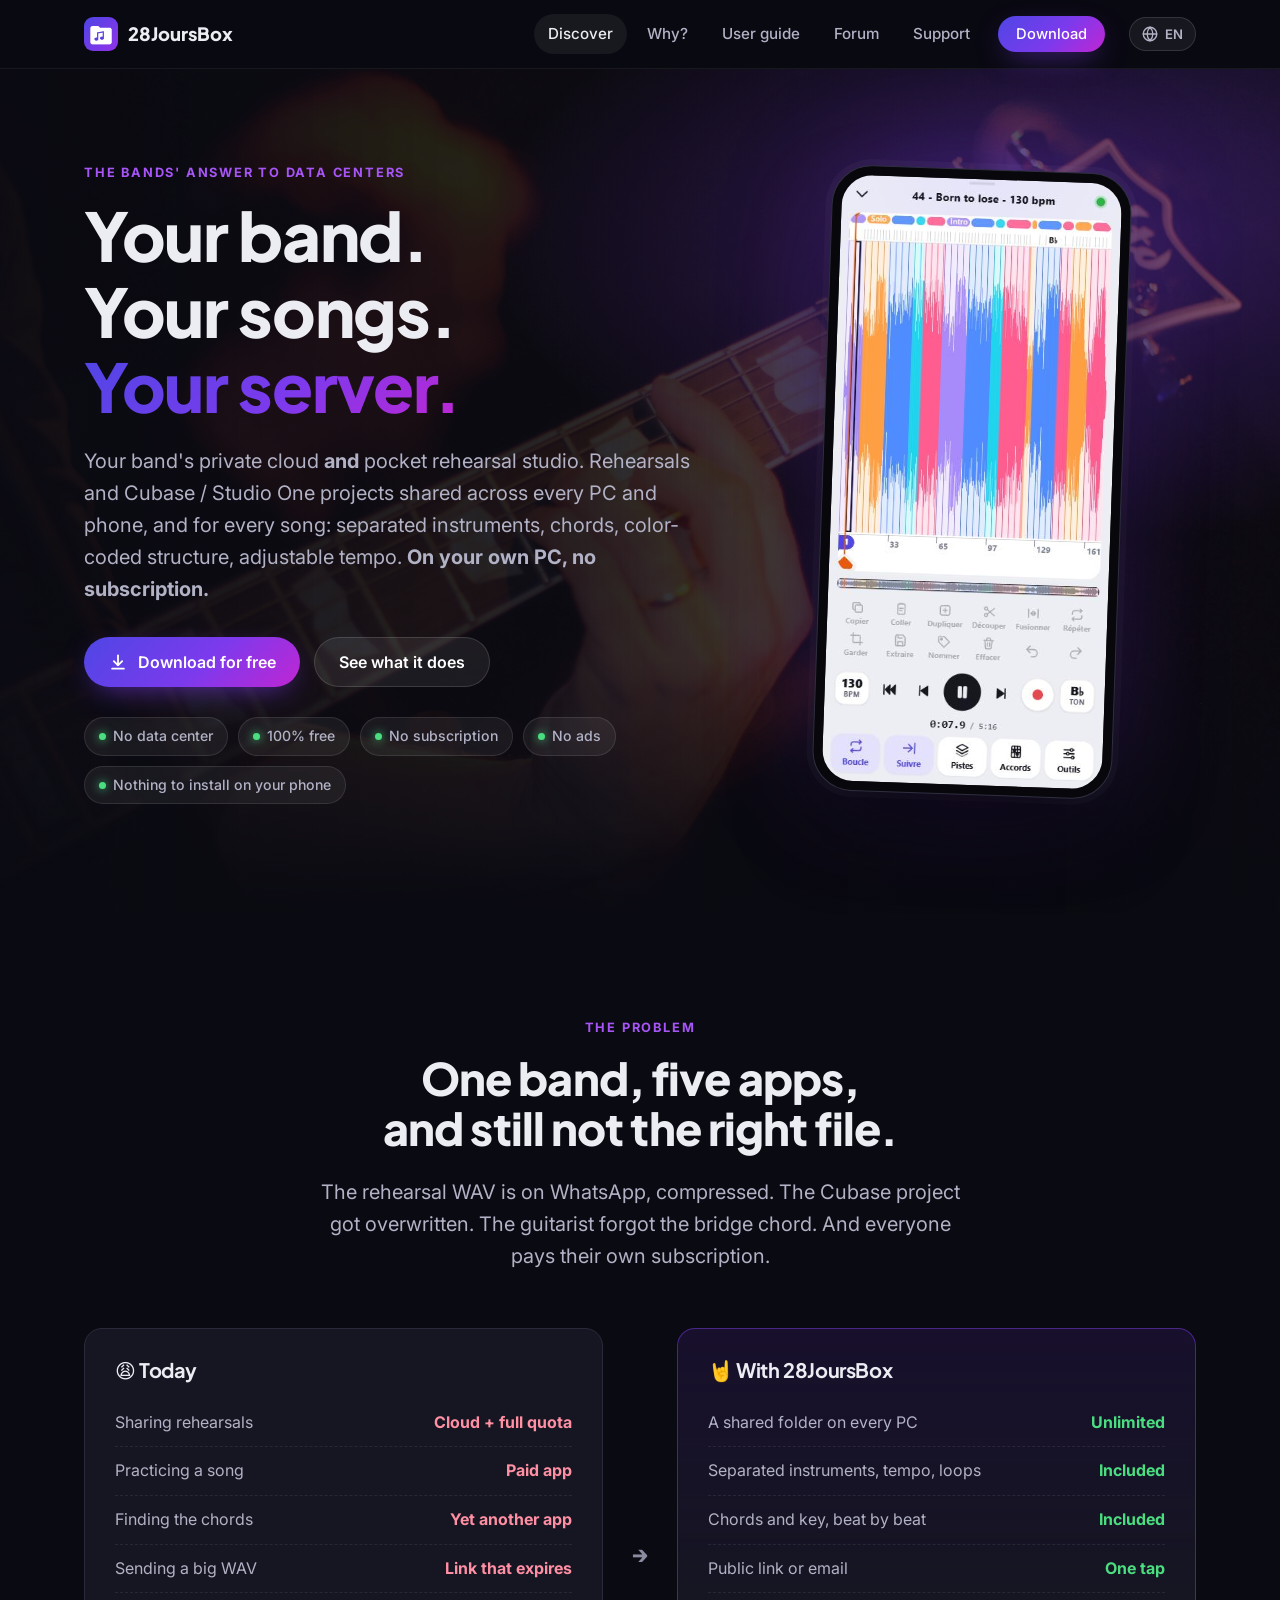
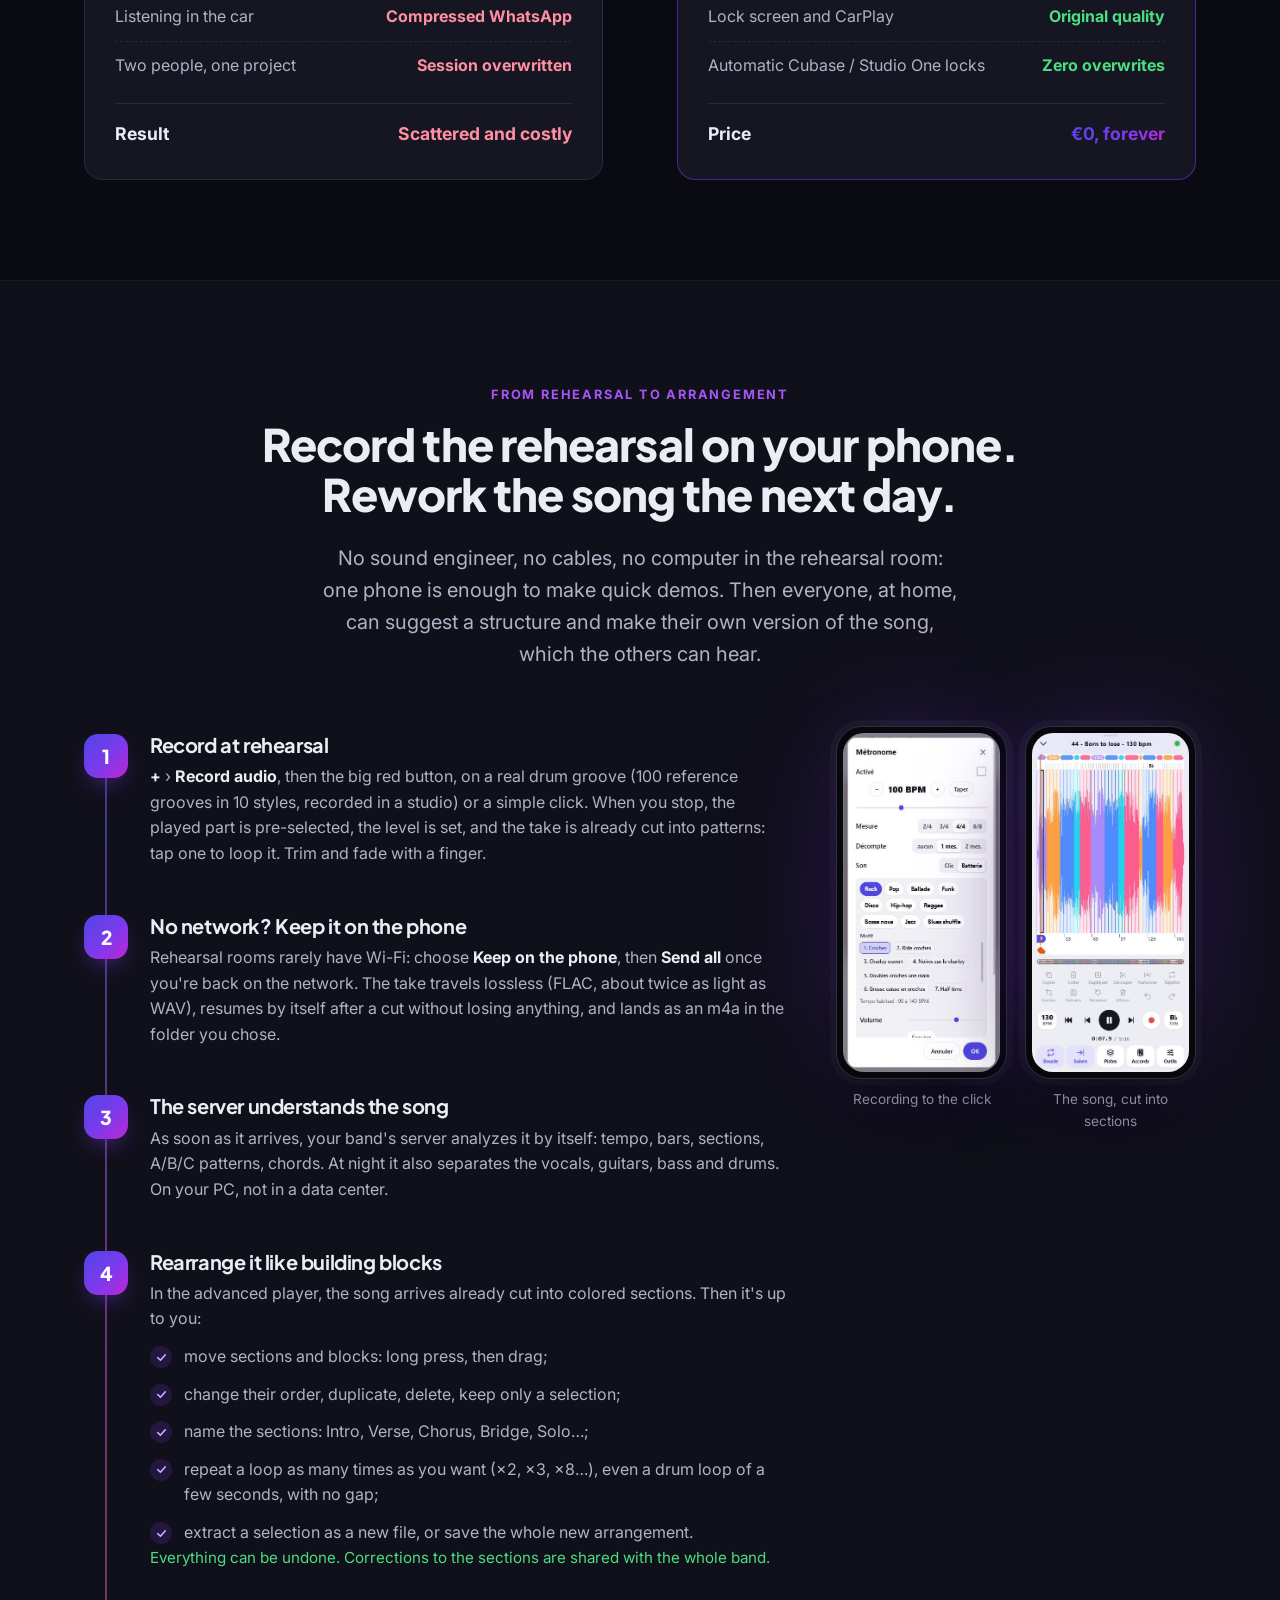
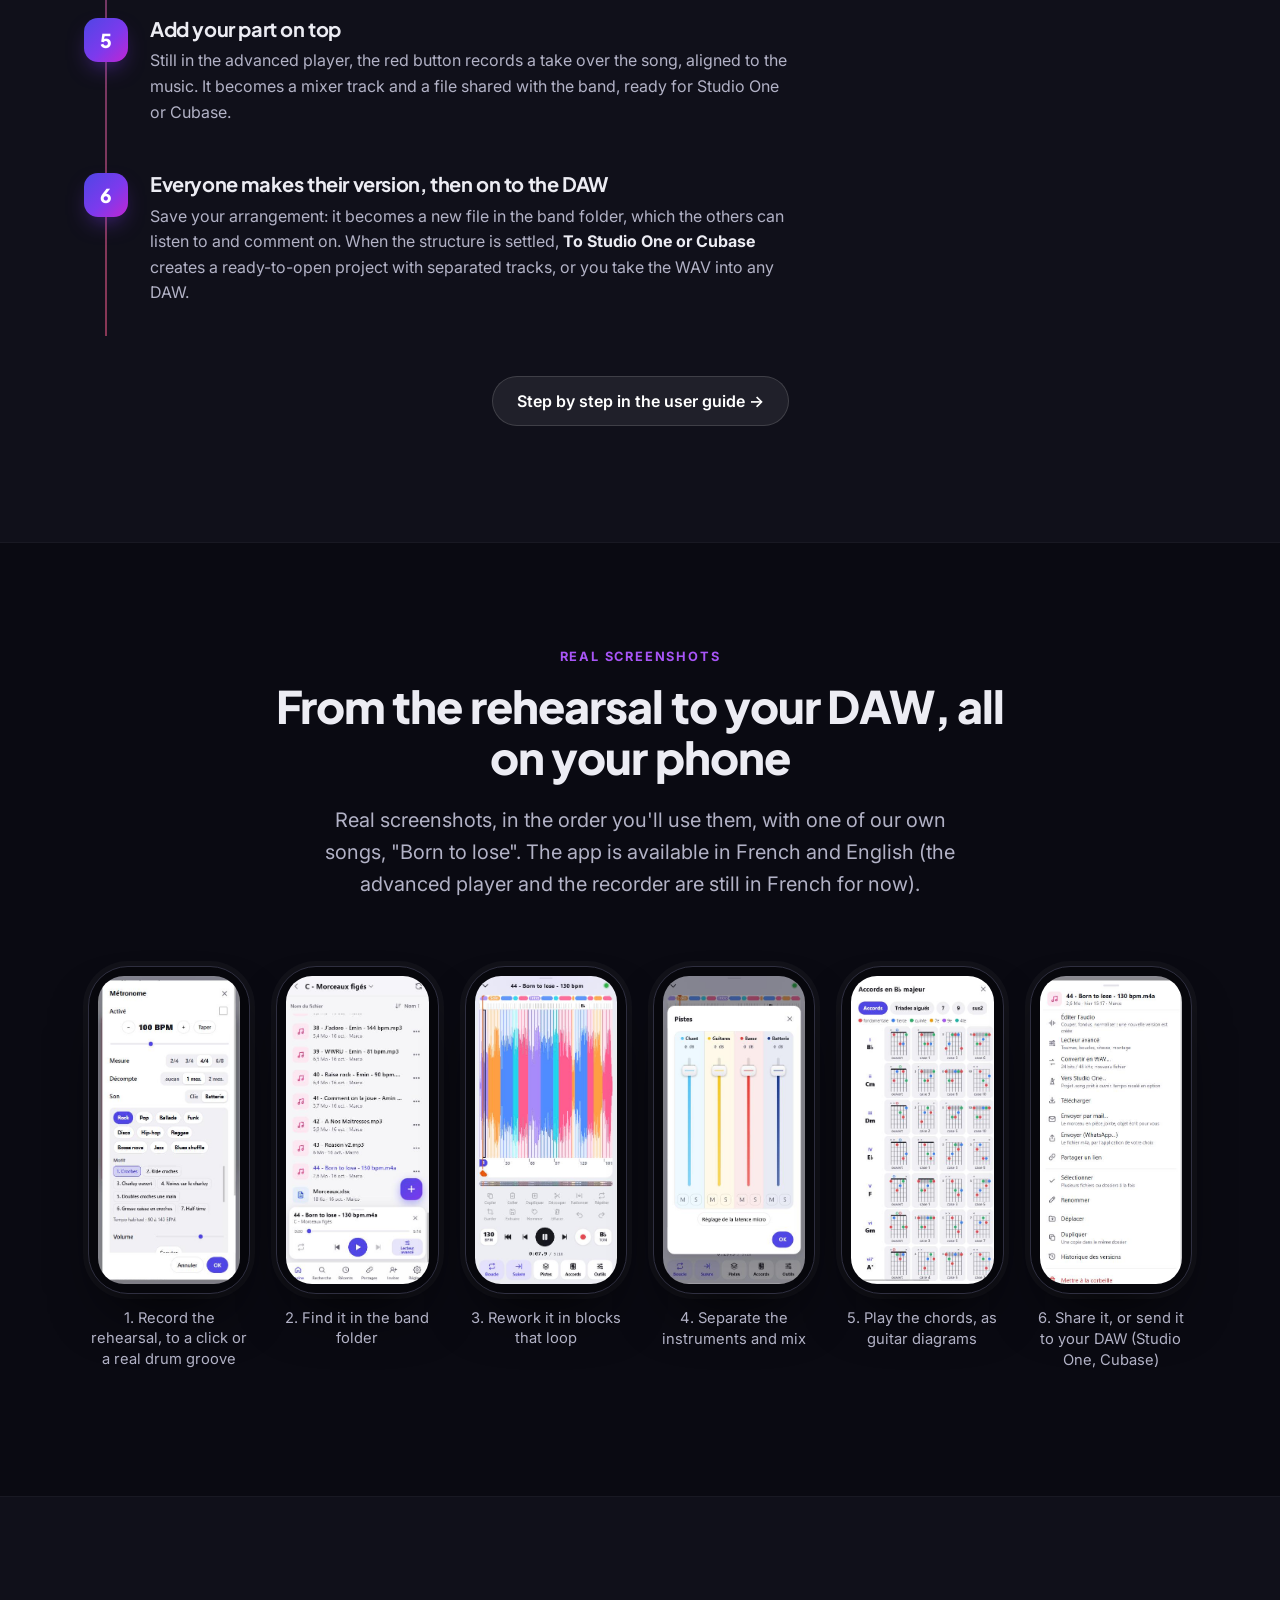
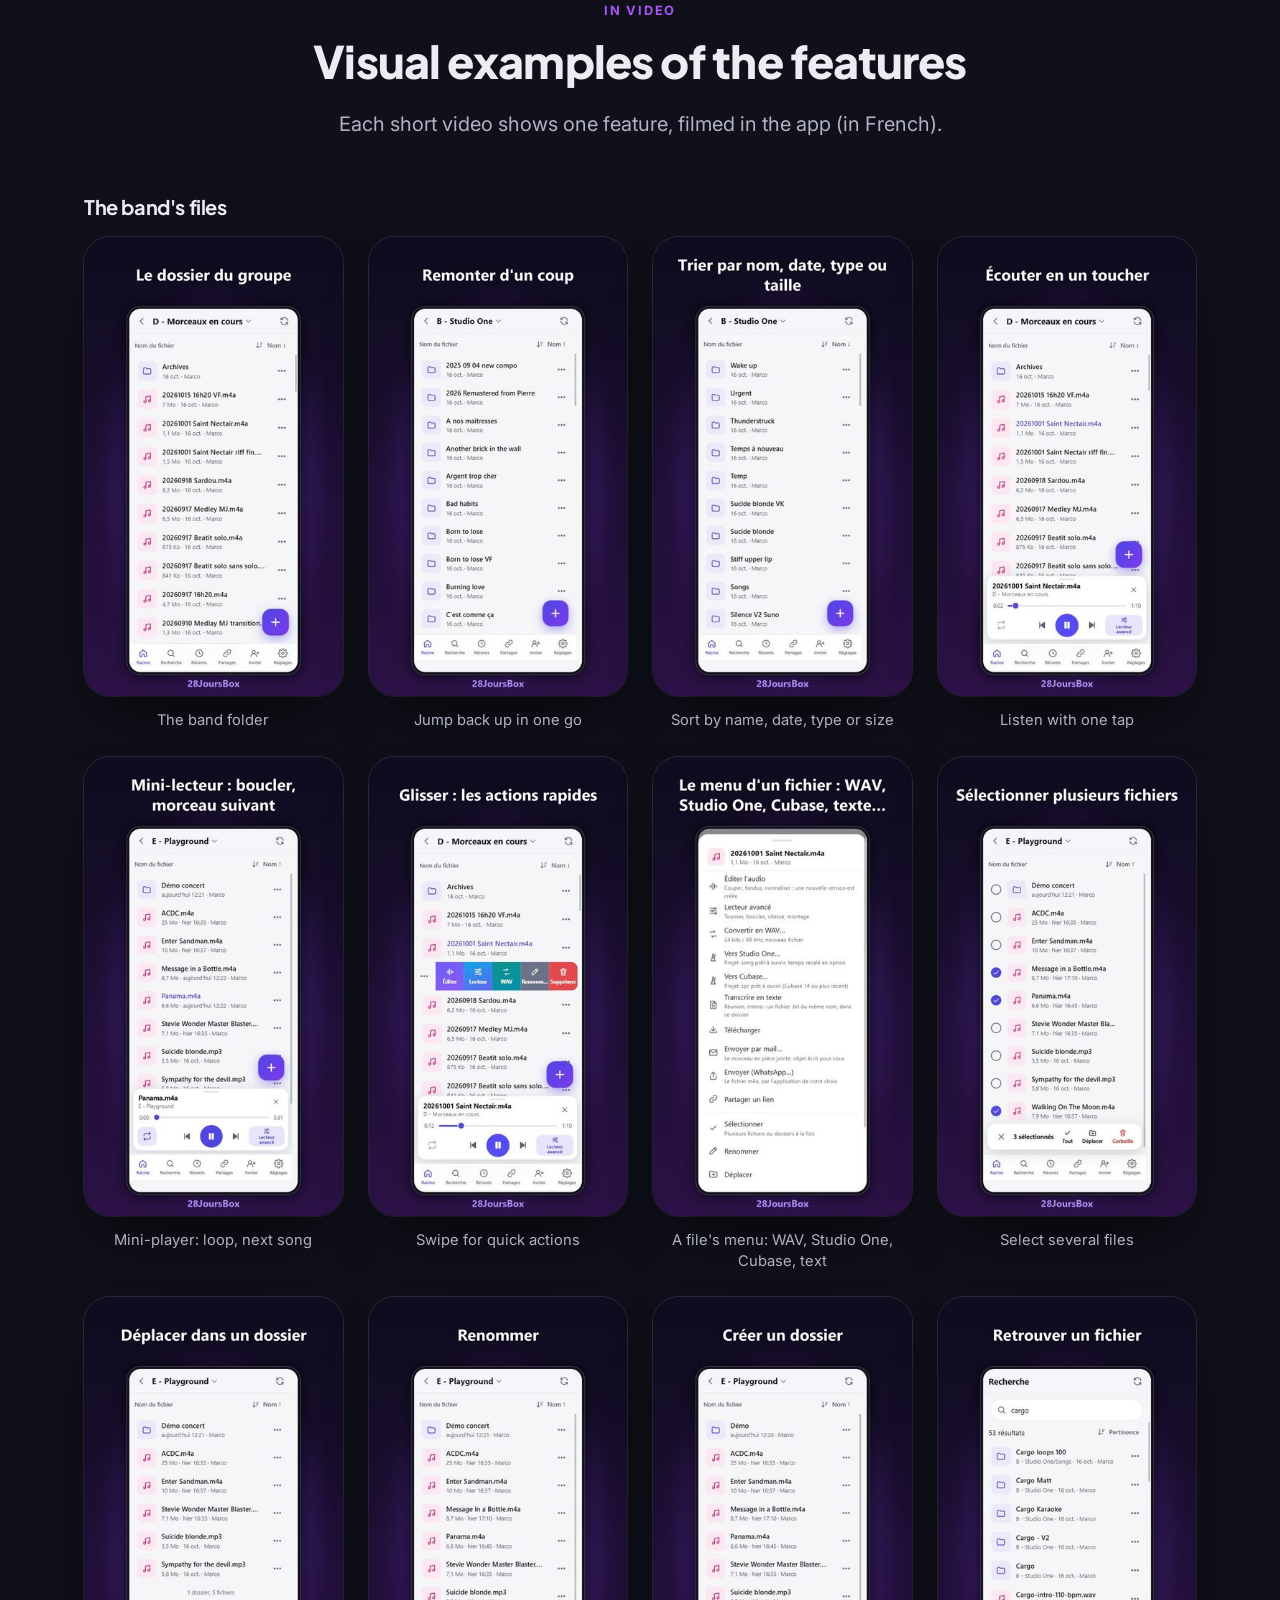
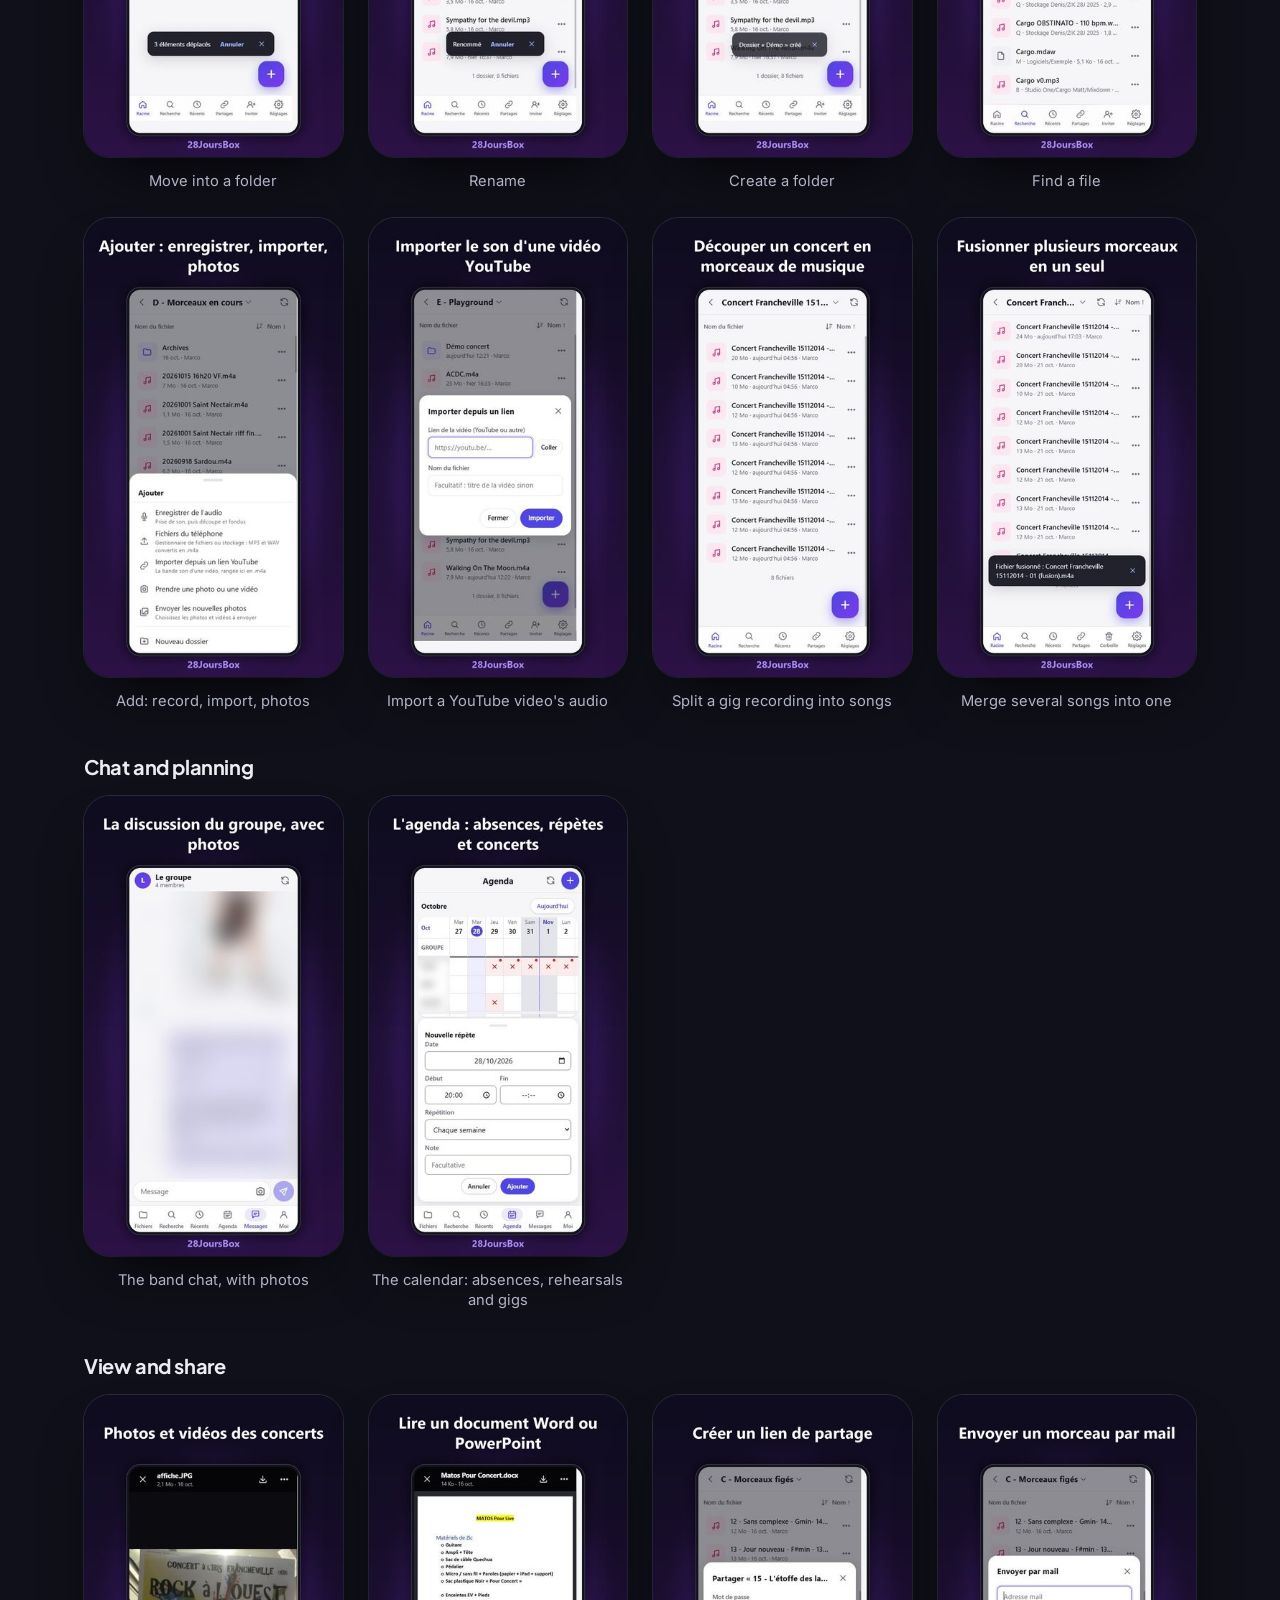
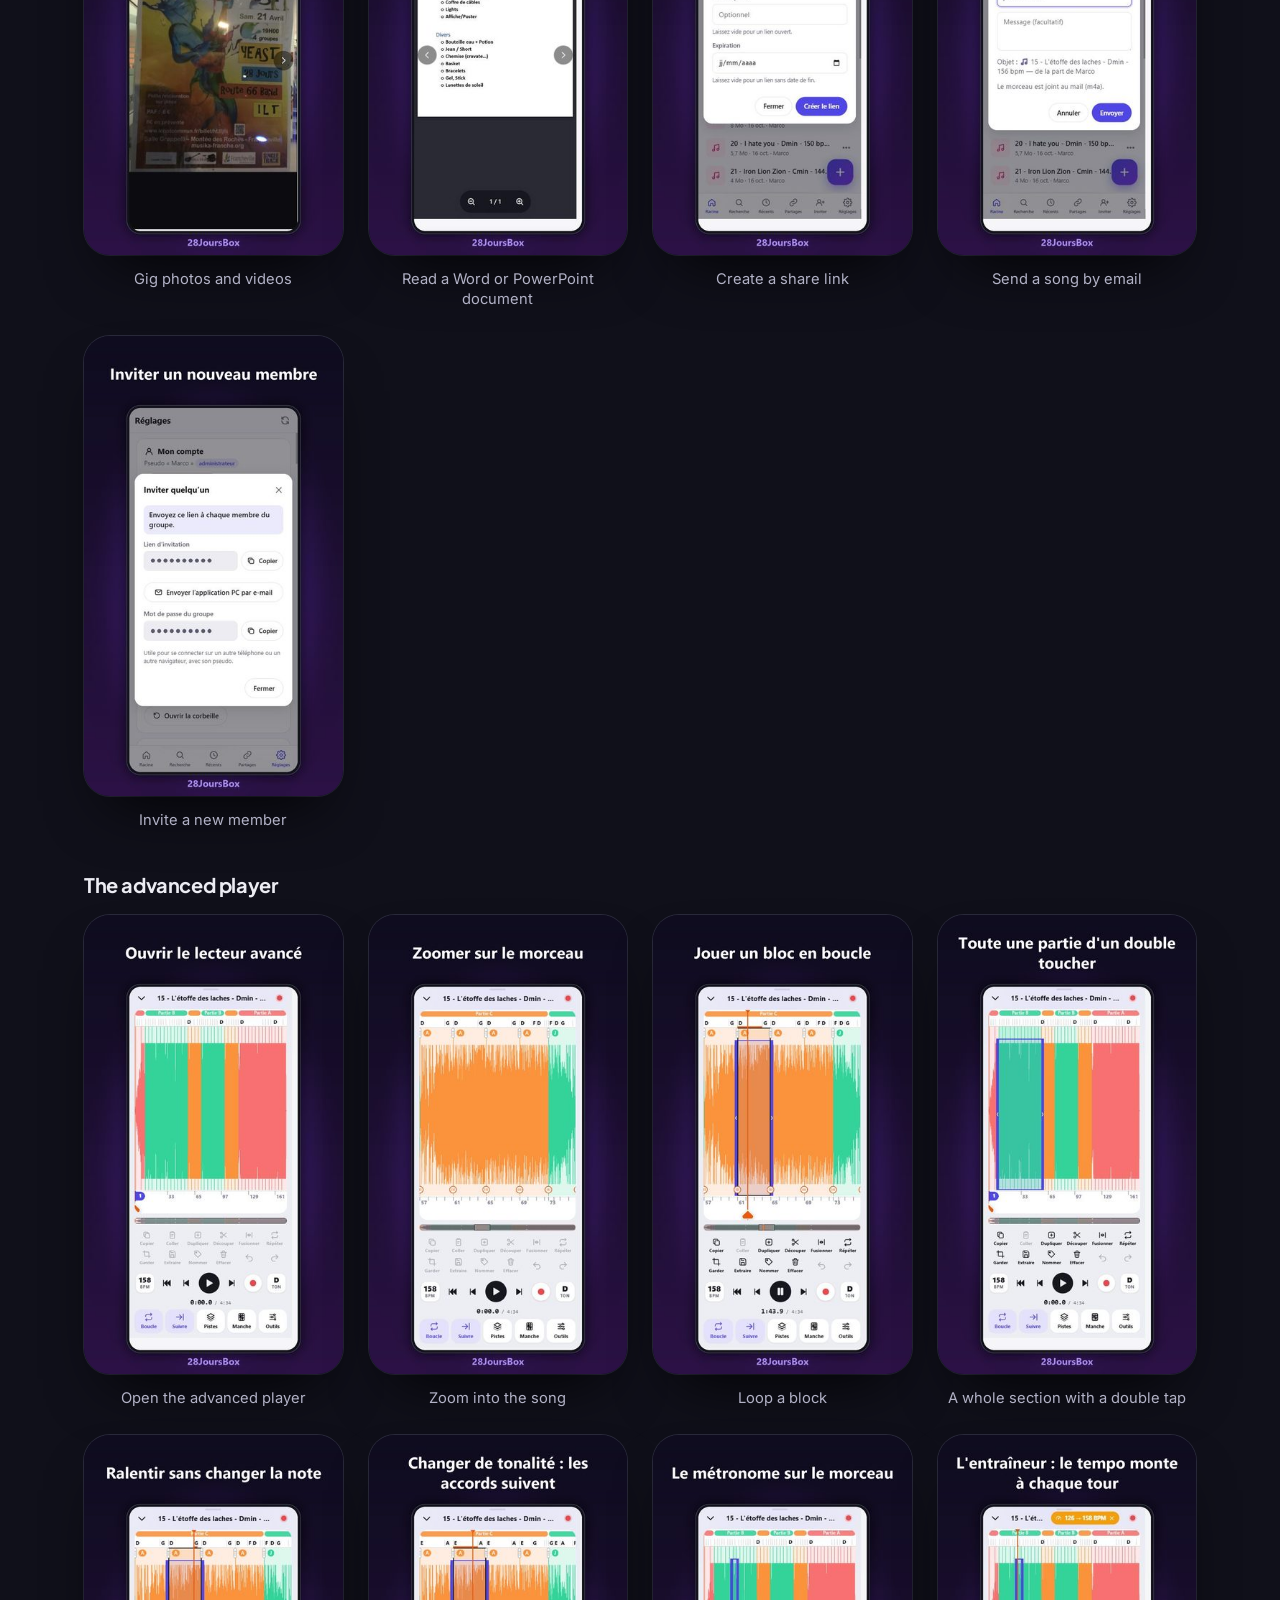
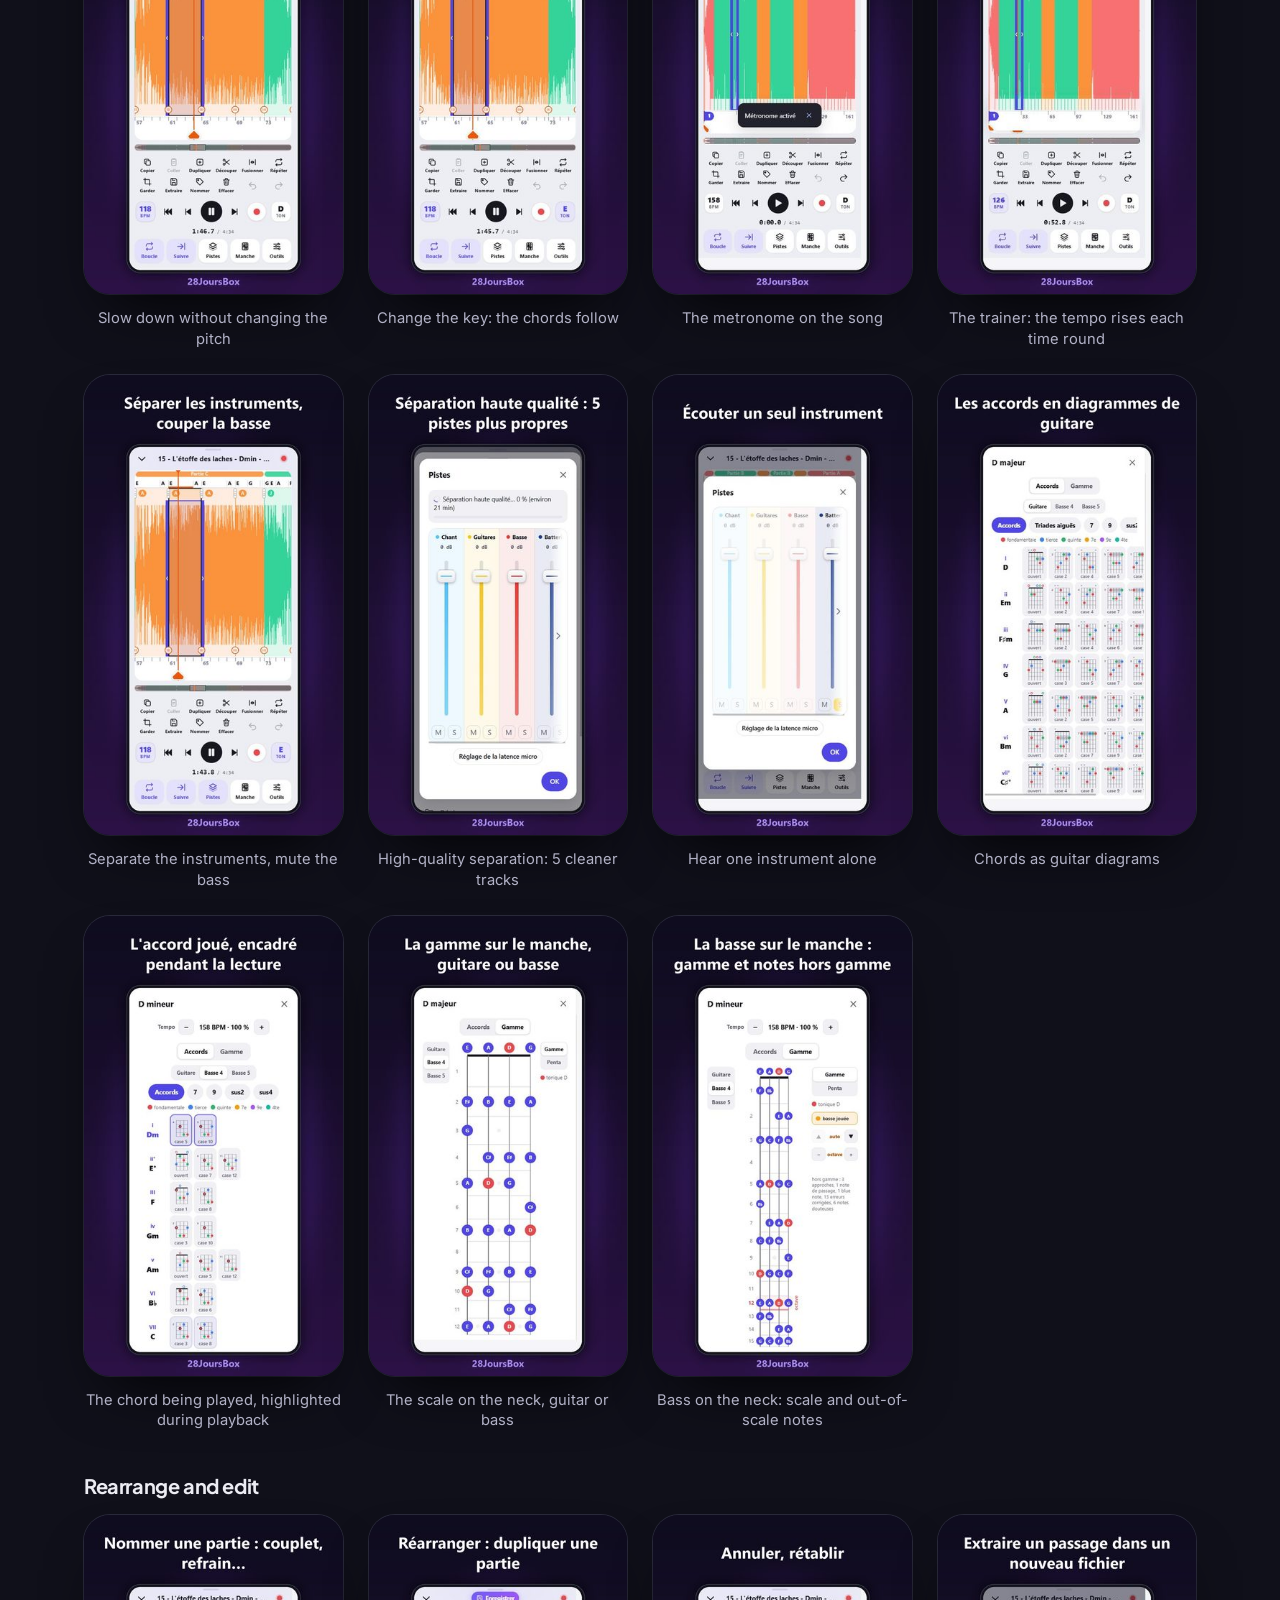
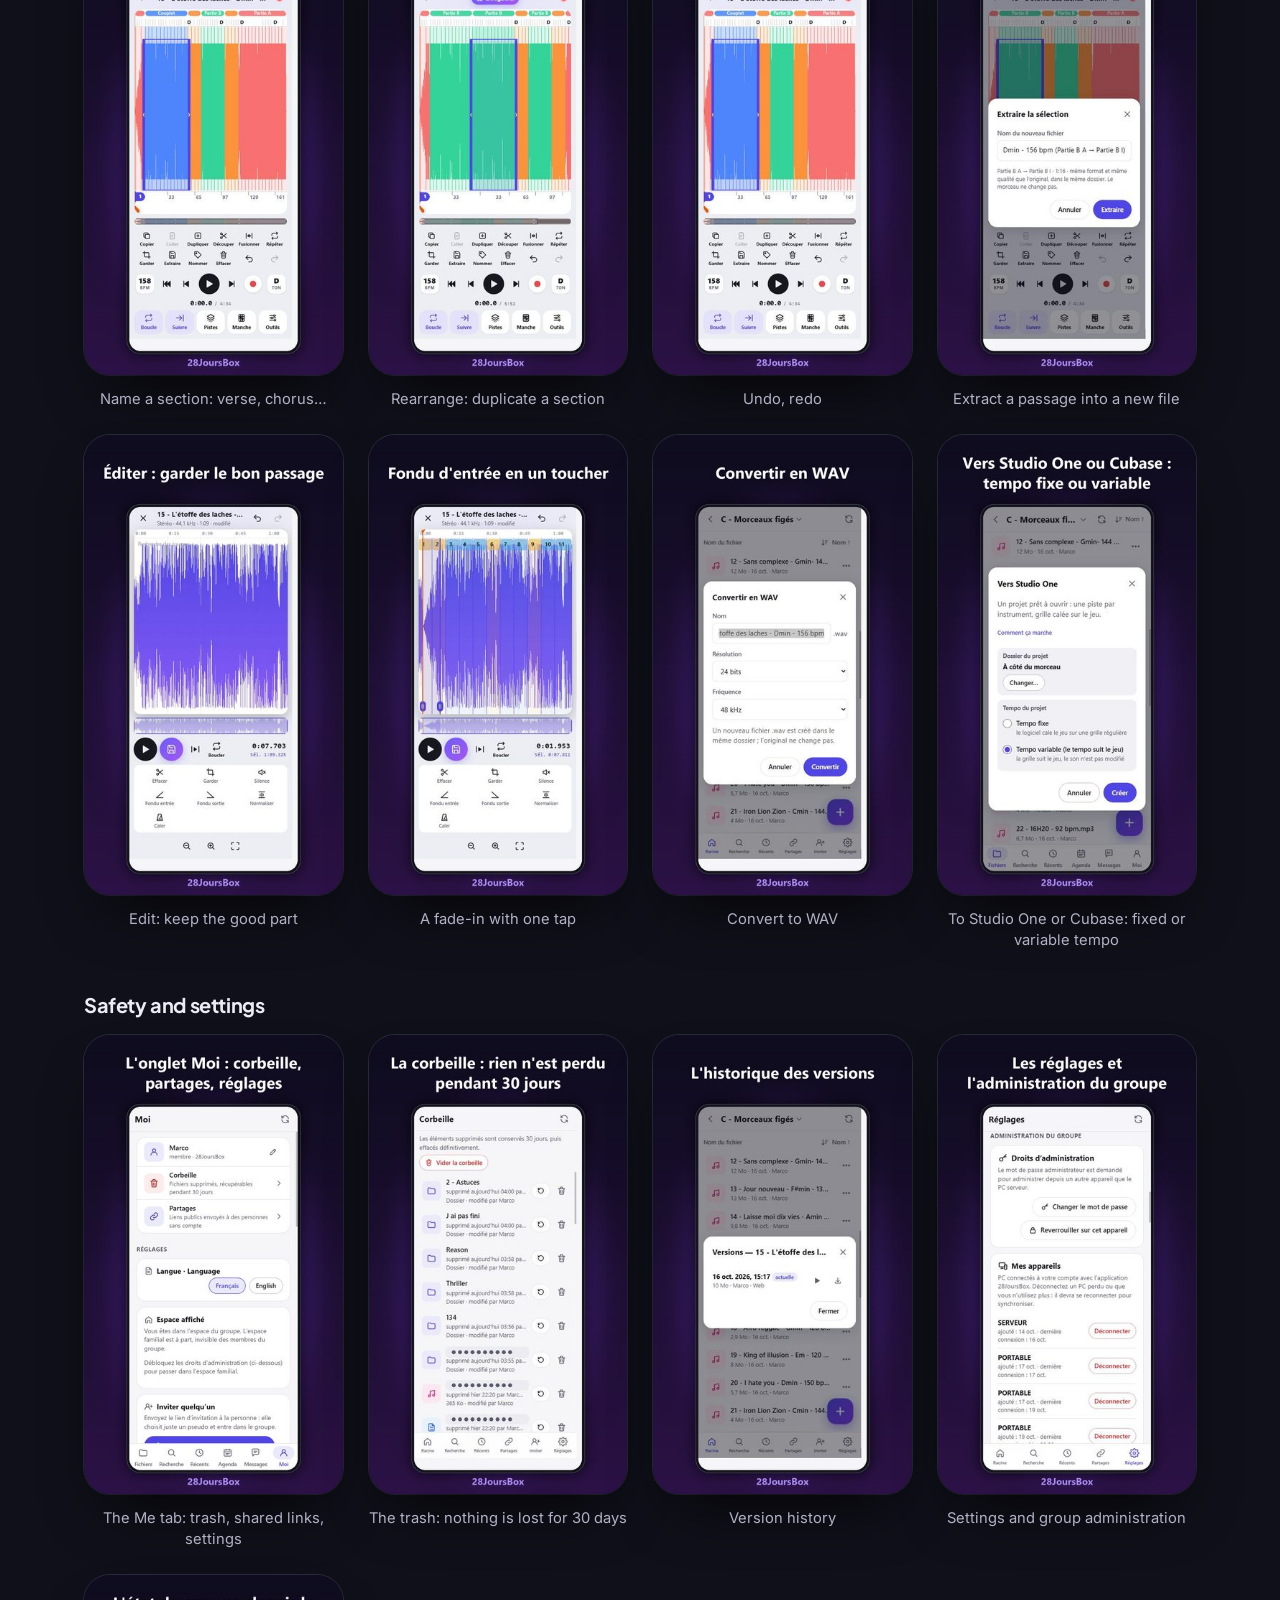
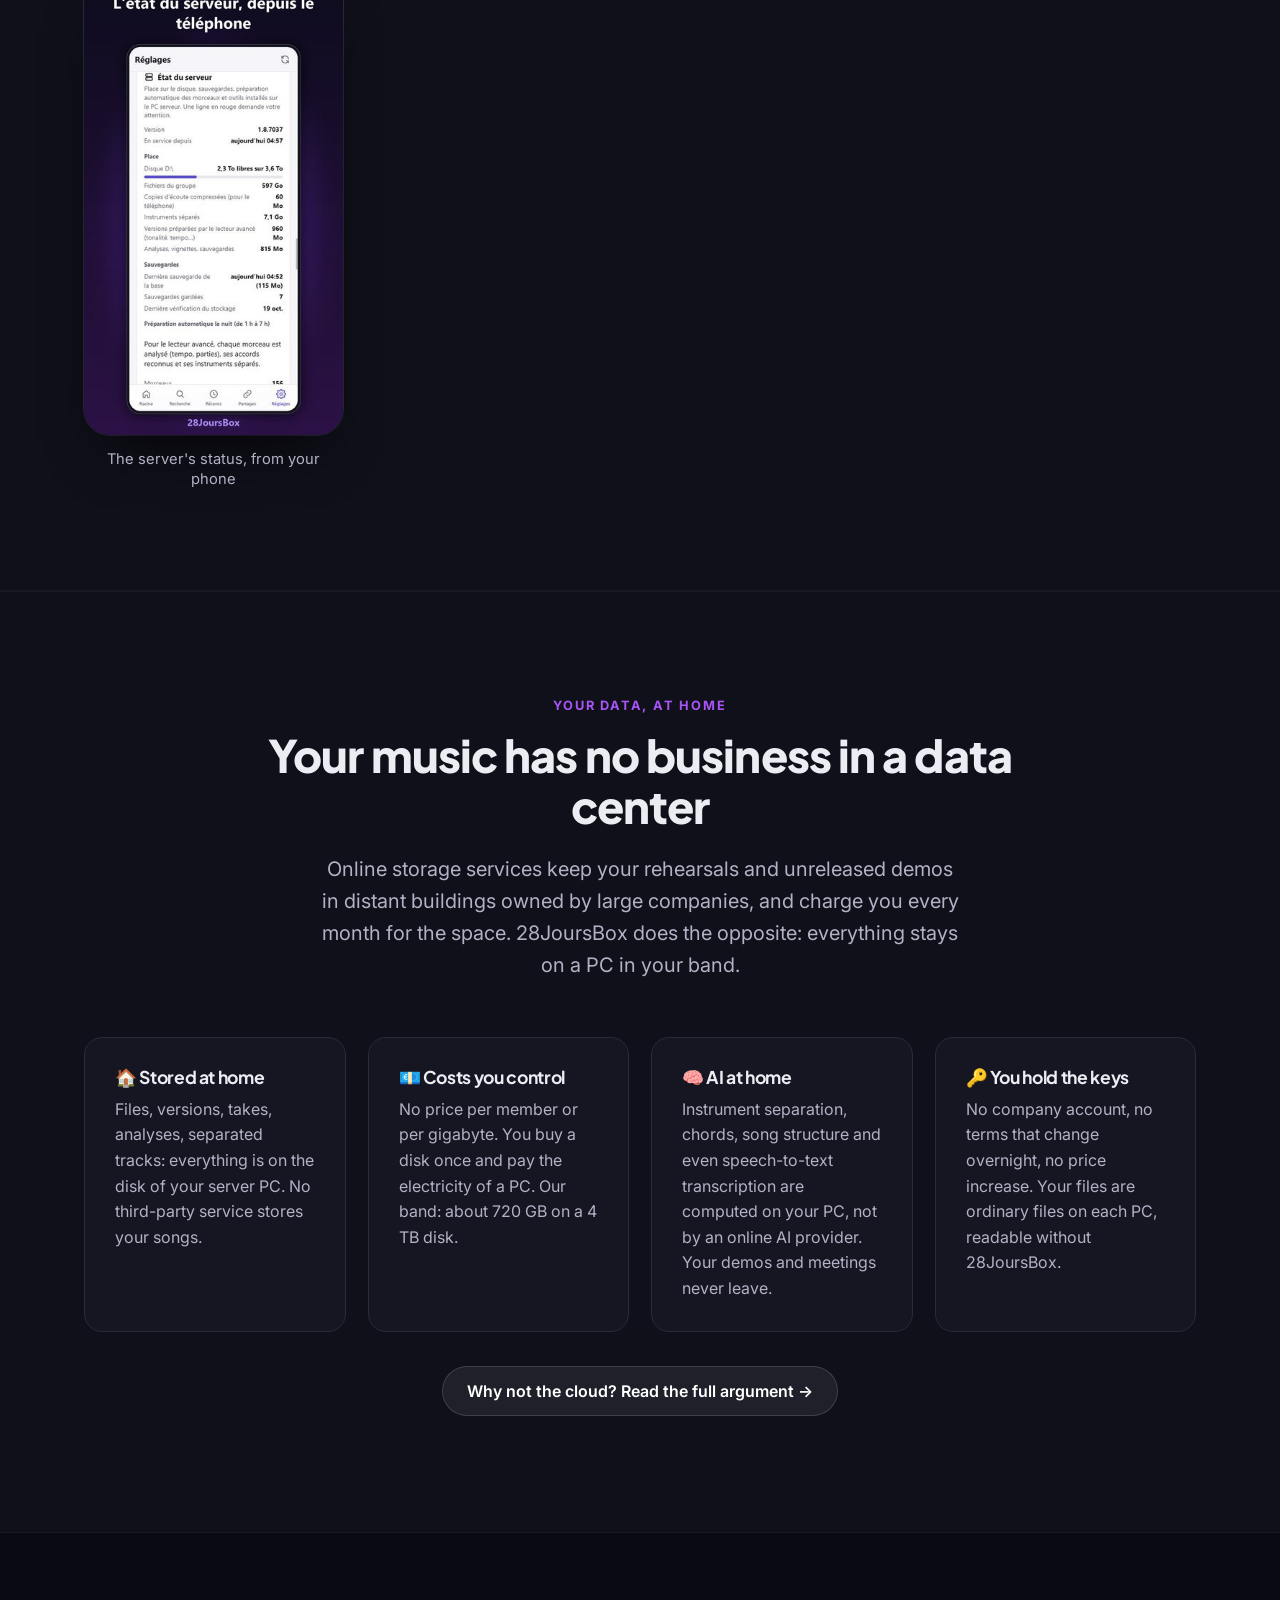
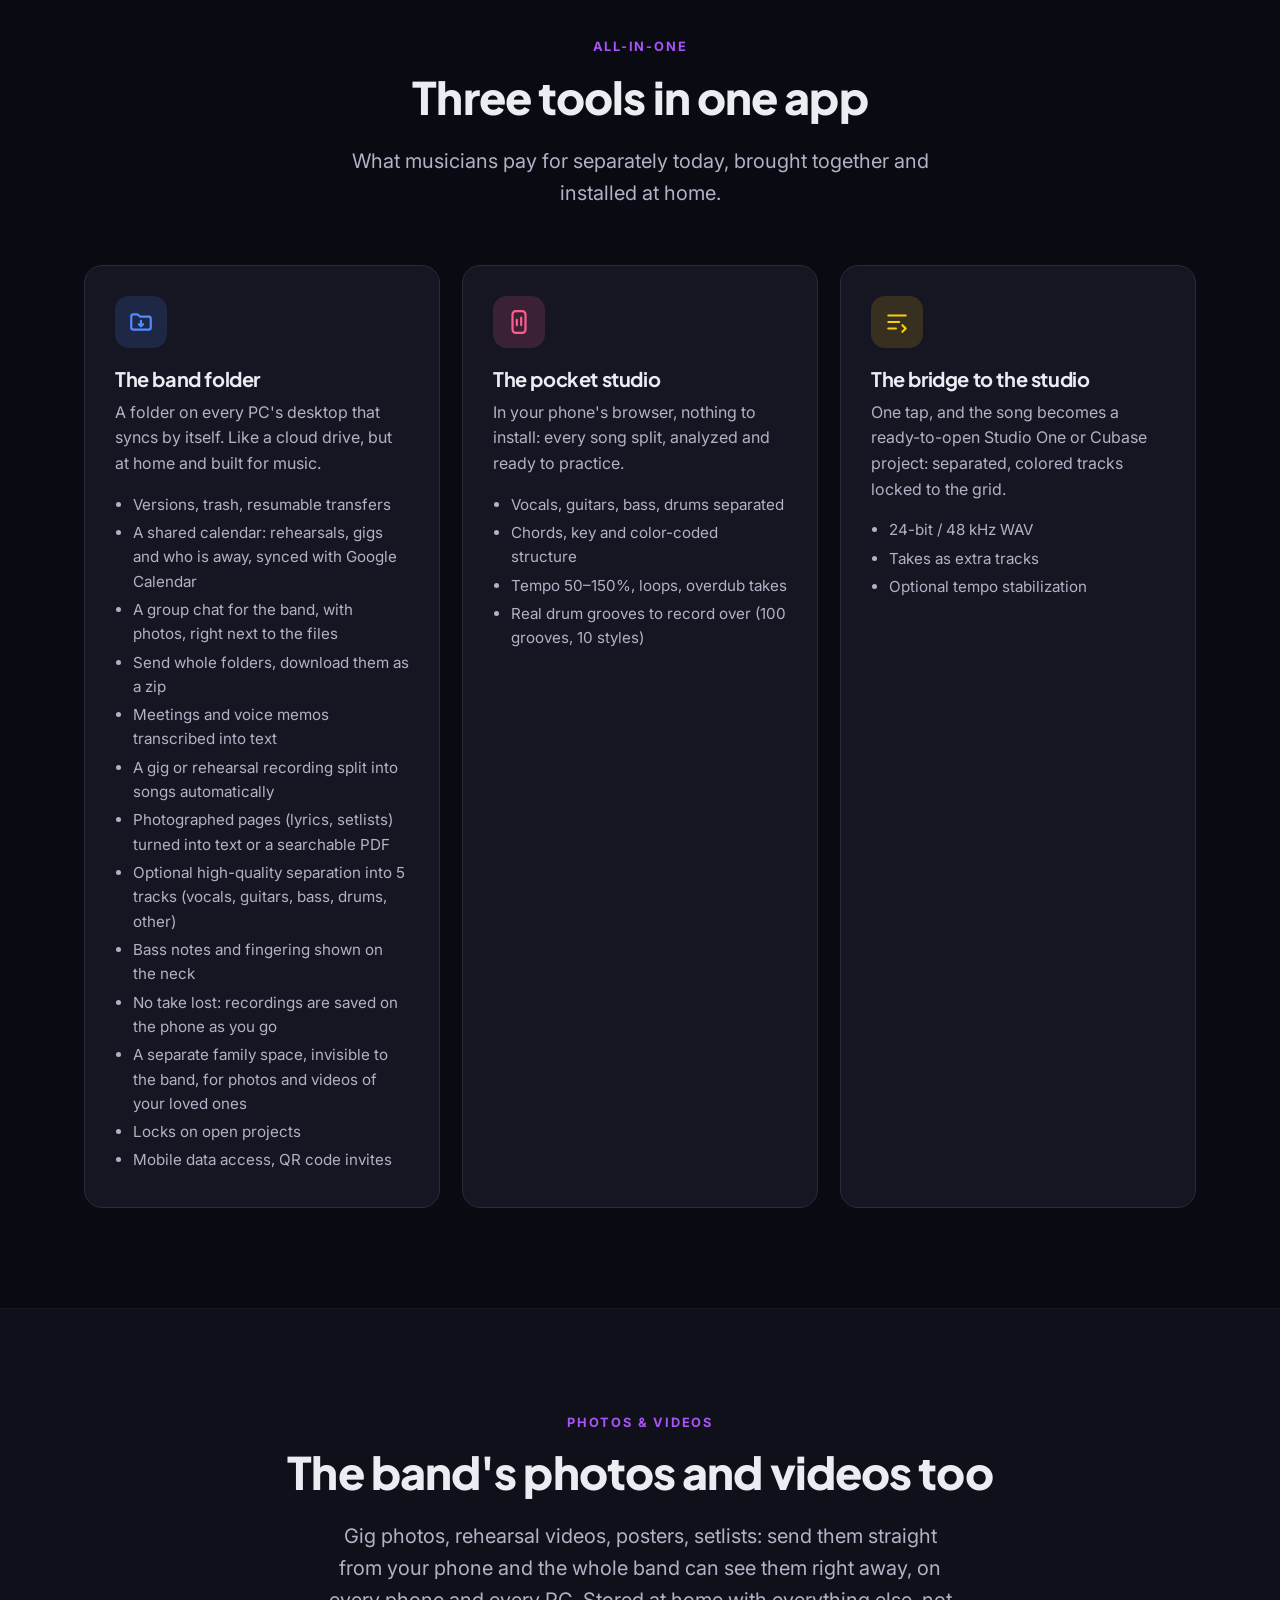
<file: index.html>
<!DOCTYPE html>

<html lang="en">
<head>
<meta charset="utf-8"/>
<meta content="width=device-width, initial-scale=1" name="viewport"/>
<title data-i18n="28joursbox_le_cloud_prive_et">28JoursBox · Free app for bands: share rehearsals, separate instruments, chords</title>
<meta content="Your songs, rehearsals and projects on your band's own PC, not in a data center: private sync for every PC and phone, separated instruments, chords, tempo, loops. Free, no subscription." data-i18n-content="home_desc_dc" name="description"/>
<meta content="28JoursBox · Your band. Your songs. Your server." data-i18n-content="28joursbox_votre_groupe_vos_morceaux" property="og:title"/>
<meta content="The private cloud and pocket rehearsal studio for bands. Free, no subscription." data-i18n-content="le_cloud_prive_et_le" property="og:description"/>
<meta content="#0a0a12" name="theme-color"/>
<link href="img/favicon.png" rel="icon"/>
<link href="https://fonts.googleapis.com" rel="preconnect"/>
<link crossorigin="" href="https://fonts.gstatic.com" rel="preconnect"/>
<link href="https://fonts.googleapis.com/css2?family=Inter:wght@400;500;600;700&amp;family=Plus+Jakarta+Sans:wght@700;800&amp;display=swap" rel="stylesheet"/>
<link href="style.css?v=31" rel="stylesheet"/>
</head>
<body>
<nav class="nav">
<div class="wrap">
<a class="brand" href="index.html"><img alt="" src="img/logo.png"/>28JoursBox</a>
<div class="lang" id="lang"></div>
<button aria-expanded="false" aria-label="Menu" class="nav-toggle" data-i18n-aria-label="menu"><svg fill="none" stroke="currentColor" stroke-linecap="round" stroke-width="2" viewbox="0 0 24 24"><path d="M4 7h16M4 12h16M4 17h16"></path></svg></button>
<div class="nav-links">
<a aria-current="page" data-i18n="decouvrir" href="index.html">Discover</a>
<a data-i18n="nav_why" href="pourquoi.html">Why?</a><a data-i18n="nav_guide" href="guide.html">User guide</a><a data-i18n="forum" href="forum.html">Forum</a>
<a data-i18n="soutenir" href="don.html">Support</a>
<a class="btn small" data-i18n="telecharger" href="telecharger.html">Download</a>
</div>
</div>
</nav>
<!-- ============ HERO ============ -->
<header class="hero">
<div class="hero-bg" style="background-image:url('img/photos/hero-guitare.jpg')"></div>
<div class="wrap">
<div>
<span class="eyebrow" data-i18n="hero_eyebrow_dc">The bands' answer to data centers</span>
<h1 data-i18n="votre_groupe_vos_morceaux_votre">Your band.<br/>Your songs.<br/><span class="grad-text">Your server.</span></h1>
<p class="lead" data-i18n="le_cloud_prive_et_le_2">Your band's private cloud <b>and</b> pocket rehearsal studio. Rehearsals and Cubase / Studio One projects shared across every PC and phone, and for every song: separated instruments, chords, color-coded structure, adjustable tempo. <b>On your own PC, no subscription.</b></p>
<div class="btns">
<a class="btn" href="telecharger.html"><svg fill="none" stroke="currentColor" stroke-linecap="round" stroke-linejoin="round" stroke-width="2.2" viewbox="0 0 24 24"><path d="M12 4v12m0 0l-5-5m5 5l5-5M5 20h14"></path></svg><span data-i18n="telecharger_gratuitement">Download for free</span></a>
<a class="btn ghost" data-i18n="voir_ce_que_ca_fait" href="#repete">See what it does</a>
</div>
<div class="badges"><span class="badge" data-i18n="badge_no_dc">No data center</span>
<span class="badge" data-i18n="100_gratuit">100% free</span>
<span class="badge" data-i18n="aucun_abonnement">No subscription</span>
<span class="badge" data-i18n="sans_publicite">No ads</span>
<span class="badge" data-i18n="rien_a_installer_sur_le">Nothing to install on your phone</span>
</div>
</div>
<!-- Maquette : le lecteur avancé sur un téléphone -->
<div class="phone shot"><img alt="3. Rework it in blocks that loop" data-i18n-alt="shot_lecteur" height="808" loading="eager" src="img/captures/lecteur.png?v=2" width="373"/></div>
</div>
</header>
<!-- ============ PROBLÈME / SOLUTION ============ -->
<section>
<div class="wrap">
<div class="section-head center reveal">
<span class="eyebrow" data-i18n="le_constat">The problem</span>
<h2 data-i18n="un_groupe_cinq_applis_et">One band, five apps,<br/>and still not the right file.</h2>
<p class="lead" data-i18n="le_wav_de_la_repete">The rehearsal WAV is on WhatsApp, compressed. The Cubase project got overwritten. The guitarist forgot the bridge chord. And everyone pays their own subscription.</p>
</div>
<div class="versus">
<div class="vs-card bad reveal">
<h3 data-i18n="aujourd_hui">😩 Today</h3>
<ul>
<li data-i18n="partager_les_repetes_cloud_quota">Sharing rehearsals <b>Cloud + full quota</b></li>
<li data-i18n="travailler_un_morceau_appli_payante">Practicing a song <b>Paid app</b></li>
<li data-i18n="trouver_les_accords_encore_une">Finding the chords <b>Yet another app</b></li>
<li data-i18n="envoyer_un_gros_wav_lien">Sending a big WAV <b>Link that expires</b></li>
<li data-i18n="ecouter_dans_la_voiture_whatsapp">Listening in the car <b>Compressed WhatsApp</b></li>
<li data-i18n="ouvrir_le_meme_projet_a">Two people, one project <b>Session overwritten</b></li>
</ul>
<div class="vs-total"><span data-i18n="resultat">Result</span><span data-i18n="eparpille_et_payant" style="color:#ff8fa3">Scattered and costly</span></div>
</div>
<div class="vs-arrow">→</div>
<div class="vs-card good reveal">
<h3 data-i18n="avec_28joursbox">🤘 With 28JoursBox</h3>
<ul>
<li data-i18n="un_dossier_partage_sur_chaque">A shared folder on every PC <b>Unlimited</b></li>
<li data-i18n="instruments_separes_tempo_boucles_inclus">Separated instruments, tempo, loops <b>Included</b></li>
<li data-i18n="accords_et_gamme_temps_par">Chords and key, beat by beat <b>Included</b></li>
<li data-i18n="lien_public_ou_envoi_par">Public link or email <b>One tap</b></li>
<li data-i18n="ecran_verrouille_et_carplay_qualite">Lock screen and CarPlay <b>Original quality</b></li>
<li data-i18n="verrous_automatiques_cubase_studio_one">Automatic Cubase / Studio One locks <b>Zero overwrites</b></li>
</ul>
<div class="vs-total"><span data-i18n="prix">Price</span><span class="grad-text" data-i18n="0_pour_toujours">€0, forever</span></div>
</div>
</div>
</div>
</section><section class="alt" id="repete"><div class="wrap">
<div class="section-head center reveal"><span class="eyebrow" data-i18n="rec_eyebrow">From rehearsal to arrangement</span><h2 data-i18n="rec_title">Record the rehearsal on your phone.<br/>Rework the song the next day.</h2><p class="lead" data-i18n="rec_lead">No sound engineer, no cables, no computer in the rehearsal room: one phone is enough to make quick demos. Then everyone, at home, can suggest a structure and make their own version of the song, which the others can hear.</p></div>
<div class="journey">
<ol class="journey-steps"><li class="reveal"><h3 data-i18n="rec_s1_t">Record at rehearsal</h3><p data-i18n="rec_s1_p"><b>+</b> › <b>Record audio</b>, then the big red button, on a real drum groove (100 reference grooves in 10 styles, recorded in a studio) or a simple click. When you stop, the played part is pre-selected, the level is set, and the take is already cut into patterns: tap one to loop it. Trim and fade with a finger.</p></li><li class="reveal"><h3 data-i18n="rec_s2_t">No network? Keep it on the phone</h3><p data-i18n="rec_s2_p">Rehearsal rooms rarely have Wi-Fi: choose <b>Keep on the phone</b>, then <b>Send all</b> once you're back on the network. The take travels lossless (FLAC, about twice as light as WAV), resumes by itself after a cut without losing anything, and lands as an m4a in the folder you chose.</p></li><li class="reveal"><h3 data-i18n="rec_s3_t">The server understands the song</h3><p data-i18n="rec_s3_p">As soon as it arrives, your band's server analyzes it by itself: tempo, bars, sections, A/B/C patterns, chords. At night it also separates the vocals, guitars, bass and drums. On your PC, not in a data center.</p></li><li class="reveal"><h3 data-i18n="rec_s4_t">Rearrange it like building blocks</h3><p data-i18n="rec_s4_p">In the advanced player, the song arrives already cut into colored sections. Then it's up to you:</p><ul class="checks"><li><span data-i18n="rec_s4_l1">move sections and blocks: long press, then drag;</span></li><li><span data-i18n="rec_s4_l2">change their order, duplicate, delete, keep only a selection;</span></li><li><span data-i18n="rec_s4_l3">name the sections: Intro, Verse, Chorus, Bridge, Solo…;</span></li><li><span data-i18n="rec_s4_l4">repeat a loop as many times as you want (×2, ×3, ×8…), even a drum loop of a few seconds, with no gap;</span></li><li><span data-i18n="rec_s4_l5">extract a selection as a new file, or save the whole new arrangement.</span></li></ul><p class="journey-note" data-i18n="rec_s4_note">Everything can be undone. Corrections to the sections are shared with the whole band.</p></li><li class="reveal"><h3 data-i18n="rec_s5_t">Add your part on top</h3><p data-i18n="rec_s5_p">Still in the advanced player, the red button records a take over the song, aligned to the music. It becomes a mixer track and a file shared with the band, ready for Studio One or Cubase.</p></li><li class="reveal"><h3 data-i18n="rec_s6_t">Everyone makes their version, then on to the DAW</h3><p data-i18n="rec_s6_p">Save your arrangement: it becomes a new file in the band folder, which the others can listen to and comment on. When the structure is settled, <b>To Studio One or Cubase</b> creates a ready-to-open project with separated tracks, or you take the WAV into any DAW.</p></li></ol>
<div class="journey-shots">
<figure class="reveal"><div class="phone shot"><img alt="Recording to the click" data-i18n-alt="rec_shot1" height="808" loading="lazy" src="img/captures/metronome.png?v=2" width="373"/></div><figcaption data-i18n="rec_shot1">Recording to the click</figcaption></figure>
<figure class="reveal"><div class="phone shot"><img alt="The song, cut into sections" data-i18n-alt="rec_shot2" height="808" loading="lazy" src="img/captures/lecteur.png?v=2" width="373"/></div><figcaption data-i18n="rec_shot2">The song, cut into sections</figcaption></figure>
</div>
</div>
<p class="center reveal" style="margin-top:30px"><a class="btn ghost" href="guide.html#tuto-repete"><span data-i18n="rec_cta">Step by step in the user guide →</span></a></p>
</div></section><section class="" id="captures"><div class="wrap">
<div class="section-head center reveal"><span class="eyebrow" data-i18n="shot_eyebrow">Real screenshots</span><h2 data-i18n="shot_title">From the rehearsal to your DAW, all on your phone</h2><p class="lead" data-i18n="shot_lead">Real screenshots, in the order you'll use them, with one of our own songs, "Born to lose". The app is available in French and English (the advanced player and the recorder are still in French for now).</p></div>
<div class="gallery"><figure class="reveal"><div class="phone shot"><img alt="1. Record the rehearsal, to a click or a real drum groove" data-i18n-alt="shot_metronome" height="808" loading="lazy" src="img/captures/metronome.png?v=2" width="373"/></div><figcaption data-i18n="shot_metronome">1. Record the rehearsal, to a click or a real drum groove</figcaption></figure><figure class="reveal"><div class="phone shot"><img alt="2. Find it in the band folder" data-i18n-alt="shot_liste" height="808" loading="lazy" src="img/captures/liste.png?v=2" width="373"/></div><figcaption data-i18n="shot_liste">2. Find it in the band folder</figcaption></figure><figure class="reveal"><div class="phone shot"><img alt="3. Rework it in blocks that loop" data-i18n-alt="shot_lecteur" height="808" loading="lazy" src="img/captures/lecteur.png?v=2" width="373"/></div><figcaption data-i18n="shot_lecteur">3. Rework it in blocks that loop</figcaption></figure><figure class="reveal"><div class="phone shot"><img alt="4. Separate the instruments and mix" data-i18n-alt="shot_mixage" height="808" loading="lazy" src="img/captures/mixage.png" width="373"/></div><figcaption data-i18n="shot_mixage">4. Separate the instruments and mix</figcaption></figure><figure class="reveal"><div class="phone shot"><img alt="5. Play the chords, as guitar diagrams" data-i18n-alt="shot_accords" height="808" loading="lazy" src="img/captures/accords.png" width="373"/></div><figcaption data-i18n="shot_accords">5. Play the chords, as guitar diagrams</figcaption></figure><figure class="reveal"><div class="phone shot"><img alt="6. Share it, or send it to your DAW (Studio One, Cubase)" data-i18n-alt="shot_actions" height="808" loading="lazy" src="img/captures/actions.png" width="373"/></div><figcaption data-i18n="shot_actions">6. Share it, or send it to your DAW (Studio One, Cubase)</figcaption></figure></div></div></section><section class="alt" id="videos"><div class="wrap">
<div class="section-head center reveal"><span class="eyebrow" data-i18n="vid_eyebrow">In video</span><h2 data-i18n="vid_title">Visual examples of the features</h2><p class="lead" data-i18n="vid_lead">Each short video shows one feature, filmed in the app (in French).</p></div>
<h3 class="video-theme" data-i18n="vt_fichiers">The band's files</h3><div class="video-gallery"><figure class="reveal"><video aria-label="The band folder" class="demo" data-i18n-aria-label="vc_dossier" height="1280" loop="" muted="" playsinline="" poster="img/videos/dossier.jpg" preload="none" width="720"><source src="img/videos/dossier.mp4" type="video/mp4"/></video><figcaption data-i18n="vc_dossier">The band folder</figcaption></figure><figure class="reveal"><video aria-label="Jump back up in one go" class="demo" data-i18n-aria-label="vc_allera" height="1280" loop="" muted="" playsinline="" poster="img/videos/allera.jpg" preload="none" width="720"><source src="img/videos/allera.mp4" type="video/mp4"/></video><figcaption data-i18n="vc_allera">Jump back up in one go</figcaption></figure><figure class="reveal"><video aria-label="Sort by name, date, type or size" class="demo" data-i18n-aria-label="vc_trier" height="1280" loop="" muted="" playsinline="" poster="img/videos/trier.jpg" preload="none" width="720"><source src="img/videos/trier.mp4" type="video/mp4"/></video><figcaption data-i18n="vc_trier">Sort by name, date, type or size</figcaption></figure><figure class="reveal"><video aria-label="Listen with one tap" class="demo" data-i18n-aria-label="vc_ecouter" height="1280" loop="" muted="" playsinline="" poster="img/videos/ecouter.jpg" preload="none" width="720"><source src="img/videos/ecouter.mp4" type="video/mp4"/></video><figcaption data-i18n="vc_ecouter">Listen with one tap</figcaption></figure><figure class="reveal"><video aria-label="Mini-player: loop, next song" class="demo" data-i18n-aria-label="vc_minilecteur" height="1280" loop="" muted="" playsinline="" poster="img/videos/minilecteur.jpg" preload="none" width="720"><source src="img/videos/minilecteur.mp4" type="video/mp4"/></video><figcaption data-i18n="vc_minilecteur">Mini-player: loop, next song</figcaption></figure><figure class="reveal"><video aria-label="Swipe for quick actions" class="demo" data-i18n-aria-label="vc_glisser" height="1280" loop="" muted="" playsinline="" poster="img/videos/glisser.jpg" preload="none" width="720"><source src="img/videos/glisser.mp4" type="video/mp4"/></video><figcaption data-i18n="vc_glisser">Swipe for quick actions</figcaption></figure><figure class="reveal"><video aria-label="A file's menu: WAV, Studio One, Cubase, text" class="demo" data-i18n-aria-label="vc_menu" height="1280" loop="" muted="" playsinline="" poster="img/videos/menu.jpg" preload="none" width="720"><source src="img/videos/menu.mp4" type="video/mp4"/></video><figcaption data-i18n="vc_menu">A file's menu: WAV, Studio One, Cubase, text</figcaption></figure><figure class="reveal"><video aria-label="Select several files" class="demo" data-i18n-aria-label="vc_selection" height="1280" loop="" muted="" playsinline="" poster="img/videos/selection.jpg" preload="none" width="720"><source src="img/videos/selection.mp4" type="video/mp4"/></video><figcaption data-i18n="vc_selection">Select several files</figcaption></figure><figure class="reveal"><video aria-label="Move into a folder" class="demo" data-i18n-aria-label="vc_deplacer" height="1280" loop="" muted="" playsinline="" poster="img/videos/deplacer.jpg" preload="none" width="720"><source src="img/videos/deplacer.mp4" type="video/mp4"/></video><figcaption data-i18n="vc_deplacer">Move into a folder</figcaption></figure><figure class="reveal"><video aria-label="Rename" class="demo" data-i18n-aria-label="vc_renommer" height="1280" loop="" muted="" playsinline="" poster="img/videos/renommer.jpg" preload="none" width="720"><source src="img/videos/renommer.mp4" type="video/mp4"/></video><figcaption data-i18n="vc_renommer">Rename</figcaption></figure><figure class="reveal"><video aria-label="Create a folder" class="demo" data-i18n-aria-label="vc_nouveaudossier" height="1280" loop="" muted="" playsinline="" poster="img/videos/nouveaudossier.jpg" preload="none" width="720"><source src="img/videos/nouveaudossier.mp4" type="video/mp4"/></video><figcaption data-i18n="vc_nouveaudossier">Create a folder</figcaption></figure><figure class="reveal"><video aria-label="Find a file" class="demo" data-i18n-aria-label="vc_rechercher" height="1280" loop="" muted="" playsinline="" poster="img/videos/rechercher.jpg" preload="none" width="720"><source src="img/videos/rechercher.mp4" type="video/mp4"/></video><figcaption data-i18n="vc_rechercher">Find a file</figcaption></figure><figure class="reveal"><video aria-label="Add: record, import, photos" class="demo" data-i18n-aria-label="vc_ajouter" height="1280" loop="" muted="" playsinline="" poster="img/videos/ajouter.jpg" preload="none" width="720"><source src="img/videos/ajouter.mp4" type="video/mp4"/></video><figcaption data-i18n="vc_ajouter">Add: record, import, photos</figcaption></figure><figure class="reveal"><video aria-label="Import a YouTube video's audio" class="demo" data-i18n-aria-label="vc_youtube" height="1280" loop="" muted="" playsinline="" poster="img/videos/youtube.jpg" preload="none" width="720"><source src="img/videos/youtube.mp4" type="video/mp4"/></video><figcaption data-i18n="vc_youtube">Import a YouTube video's audio</figcaption></figure><figure class="reveal"><video aria-label="Split a gig recording into songs" class="demo" data-i18n-aria-label="vc_decouper" height="1280" loop="" muted="" playsinline="" poster="img/videos/decouper.jpg" preload="none" width="720"><source src="img/videos/decouper.mp4" type="video/mp4"/></video><figcaption data-i18n="vc_decouper">Split a gig recording into songs</figcaption></figure><figure class="reveal"><video aria-label="Merge several songs into one" class="demo" data-i18n-aria-label="vc_fusionner" height="1280" loop="" muted="" playsinline="" poster="img/videos/fusionner.jpg" preload="none" width="720"><source src="img/videos/fusionner.mp4" type="video/mp4"/></video><figcaption data-i18n="vc_fusionner">Merge several songs into one</figcaption></figure></div><h3 class="video-theme" data-i18n="vt_ensemble">Chat and planning</h3><div class="video-gallery"><figure class="reveal"><video aria-label="The band chat, with photos" class="demo" data-i18n-aria-label="vc_messages" height="1280" loop="" muted="" playsinline="" poster="img/videos/messages.jpg" preload="none" width="720"><source src="img/videos/messages.mp4" type="video/mp4"/></video><figcaption data-i18n="vc_messages">The band chat, with photos</figcaption></figure><figure class="reveal"><video aria-label="The calendar: absences, rehearsals and gigs" class="demo" data-i18n-aria-label="vc_agenda" height="1280" loop="" muted="" playsinline="" poster="img/videos/agenda.jpg" preload="none" width="720"><source src="img/videos/agenda.mp4" type="video/mp4"/></video><figcaption data-i18n="vc_agenda">The calendar: absences, rehearsals and gigs</figcaption></figure></div><h3 class="video-theme" data-i18n="vt_partager">View and share</h3><div class="video-gallery"><figure class="reveal"><video aria-label="Gig photos and videos" class="demo" data-i18n-aria-label="vc_photos" height="1280" loop="" muted="" playsinline="" poster="img/videos/photos.jpg" preload="none" width="720"><source src="img/videos/photos.mp4" type="video/mp4"/></video><figcaption data-i18n="vc_photos">Gig photos and videos</figcaption></figure><figure class="reveal"><video aria-label="Read a Word or PowerPoint document" class="demo" data-i18n-aria-label="vc_document" height="1280" loop="" muted="" playsinline="" poster="img/videos/document.jpg" preload="none" width="720"><source src="img/videos/document.mp4" type="video/mp4"/></video><figcaption data-i18n="vc_document">Read a Word or PowerPoint document</figcaption></figure><figure class="reveal"><video aria-label="Create a share link" class="demo" data-i18n-aria-label="vc_lien" height="1280" loop="" muted="" playsinline="" poster="img/videos/lien.jpg" preload="none" width="720"><source src="img/videos/lien.mp4" type="video/mp4"/></video><figcaption data-i18n="vc_lien">Create a share link</figcaption></figure><figure class="reveal"><video aria-label="Send a song by email" class="demo" data-i18n-aria-label="vc_mail" height="1280" loop="" muted="" playsinline="" poster="img/videos/mail.jpg" preload="none" width="720"><source src="img/videos/mail.mp4" type="video/mp4"/></video><figcaption data-i18n="vc_mail">Send a song by email</figcaption></figure><figure class="reveal"><video aria-label="Invite a new member" class="demo" data-i18n-aria-label="vc_inviter" height="1280" loop="" muted="" playsinline="" poster="img/videos/inviter.jpg" preload="none" width="720"><source src="img/videos/inviter.mp4" type="video/mp4"/></video><figcaption data-i18n="vc_inviter">Invite a new member</figcaption></figure></div><h3 class="video-theme" data-i18n="vt_lecteur">The advanced player</h3><div class="video-gallery"><figure class="reveal"><video aria-label="Open the advanced player" class="demo" data-i18n-aria-label="vc_lecteur" height="1280" loop="" muted="" playsinline="" poster="img/videos/lecteur.jpg" preload="none" width="720"><source src="img/videos/lecteur.mp4" type="video/mp4"/></video><figcaption data-i18n="vc_lecteur">Open the advanced player</figcaption></figure><figure class="reveal"><video aria-label="Zoom into the song" class="demo" data-i18n-aria-label="vc_zoomer" height="1280" loop="" muted="" playsinline="" poster="img/videos/zoomer.jpg" preload="none" width="720"><source src="img/videos/zoomer.mp4" type="video/mp4"/></video><figcaption data-i18n="vc_zoomer">Zoom into the song</figcaption></figure><figure class="reveal"><video aria-label="Loop a block" class="demo" data-i18n-aria-label="vc_boucle" height="1280" loop="" muted="" playsinline="" poster="img/videos/boucle.jpg" preload="none" width="720"><source src="img/videos/boucle.mp4" type="video/mp4"/></video><figcaption data-i18n="vc_boucle">Loop a block</figcaption></figure><figure class="reveal"><video aria-label="A whole section with a double tap" class="demo" data-i18n-aria-label="vc_partie" height="1280" loop="" muted="" playsinline="" poster="img/videos/partie.jpg" preload="none" width="720"><source src="img/videos/partie.mp4" type="video/mp4"/></video><figcaption data-i18n="vc_partie">A whole section with a double tap</figcaption></figure><figure class="reveal"><video aria-label="Slow down without changing the pitch" class="demo" data-i18n-aria-label="vc_tempo" height="1280" loop="" muted="" playsinline="" poster="img/videos/tempo.jpg" preload="none" width="720"><source src="img/videos/tempo.mp4" type="video/mp4"/></video><figcaption data-i18n="vc_tempo">Slow down without changing the pitch</figcaption></figure><figure class="reveal"><video aria-label="Change the key: the chords follow" class="demo" data-i18n-aria-label="vc_tonalite" height="1280" loop="" muted="" playsinline="" poster="img/videos/tonalite.jpg" preload="none" width="720"><source src="img/videos/tonalite.mp4" type="video/mp4"/></video><figcaption data-i18n="vc_tonalite">Change the key: the chords follow</figcaption></figure><figure class="reveal"><video aria-label="The metronome on the song" class="demo" data-i18n-aria-label="vc_metronome" height="1280" loop="" muted="" playsinline="" poster="img/videos/metronome.jpg" preload="none" width="720"><source src="img/videos/metronome.mp4" type="video/mp4"/></video><figcaption data-i18n="vc_metronome">The metronome on the song</figcaption></figure><figure class="reveal"><video aria-label="The trainer: the tempo rises each time round" class="demo" data-i18n-aria-label="vc_entraineur" height="1280" loop="" muted="" playsinline="" poster="img/videos/entraineur.jpg" preload="none" width="720"><source src="img/videos/entraineur.mp4" type="video/mp4"/></video><figcaption data-i18n="vc_entraineur">The trainer: the tempo rises each time round</figcaption></figure><figure class="reveal"><video aria-label="Separate the instruments, mute the bass" class="demo" data-i18n-aria-label="vc_pistes" height="1280" loop="" muted="" playsinline="" poster="img/videos/pistes.jpg" preload="none" width="720"><source src="img/videos/pistes.mp4" type="video/mp4"/></video><figcaption data-i18n="vc_pistes">Separate the instruments, mute the bass</figcaption></figure><figure class="reveal"><video aria-label="High-quality separation: 5 cleaner tracks" class="demo" data-i18n-aria-label="vc_pistes-hq" height="1280" loop="" muted="" playsinline="" poster="img/videos/pistes-hq.jpg" preload="none" width="720"><source src="img/videos/pistes-hq.mp4" type="video/mp4"/></video><figcaption data-i18n="vc_pistes-hq">High-quality separation: 5 cleaner tracks</figcaption></figure><figure class="reveal"><video aria-label="Hear one instrument alone" class="demo" data-i18n-aria-label="vc_solo" height="1280" loop="" muted="" playsinline="" poster="img/videos/solo.jpg" preload="none" width="720"><source src="img/videos/solo.mp4" type="video/mp4"/></video><figcaption data-i18n="vc_solo">Hear one instrument alone</figcaption></figure><figure class="reveal"><video aria-label="Chords as guitar diagrams" class="demo" data-i18n-aria-label="vc_accords" height="1280" loop="" muted="" playsinline="" poster="img/videos/accords.jpg" preload="none" width="720"><source src="img/videos/accords.mp4" type="video/mp4"/></video><figcaption data-i18n="vc_accords">Chords as guitar diagrams</figcaption></figure><figure class="reveal"><video aria-label="The chord being played, highlighted during playback" class="demo" data-i18n-aria-label="vc_accordentendu" height="1280" loop="" muted="" playsinline="" poster="img/videos/accordentendu.jpg" preload="none" width="720"><source src="img/videos/accordentendu.mp4" type="video/mp4"/></video><figcaption data-i18n="vc_accordentendu">The chord being played, highlighted during playback</figcaption></figure><figure class="reveal"><video aria-label="The scale on the neck, guitar or bass" class="demo" data-i18n-aria-label="vc_gamme" height="1280" loop="" muted="" playsinline="" poster="img/videos/gamme.jpg" preload="none" width="720"><source src="img/videos/gamme.mp4" type="video/mp4"/></video><figcaption data-i18n="vc_gamme">The scale on the neck, guitar or bass</figcaption></figure><figure class="reveal"><video aria-label="Bass on the neck: scale and out-of-scale notes" class="demo" data-i18n-aria-label="vc_basse" height="1280" loop="" muted="" playsinline="" poster="img/videos/basse.jpg" preload="none" width="720"><source src="img/videos/basse.mp4" type="video/mp4"/></video><figcaption data-i18n="vc_basse">Bass on the neck: scale and out-of-scale notes</figcaption></figure></div><h3 class="video-theme" data-i18n="vt_editer">Rearrange and edit</h3><div class="video-gallery"><figure class="reveal"><video aria-label="Name a section: verse, chorus…" class="demo" data-i18n-aria-label="vc_nommer" height="1280" loop="" muted="" playsinline="" poster="img/videos/nommer.jpg" preload="none" width="720"><source src="img/videos/nommer.mp4" type="video/mp4"/></video><figcaption data-i18n="vc_nommer">Name a section: verse, chorus…</figcaption></figure><figure class="reveal"><video aria-label="Rearrange: duplicate a section" class="demo" data-i18n-aria-label="vc_rearranger" height="1280" loop="" muted="" playsinline="" poster="img/videos/rearranger.jpg" preload="none" width="720"><source src="img/videos/rearranger.mp4" type="video/mp4"/></video><figcaption data-i18n="vc_rearranger">Rearrange: duplicate a section</figcaption></figure><figure class="reveal"><video aria-label="Undo, redo" class="demo" data-i18n-aria-label="vc_annuler" height="1280" loop="" muted="" playsinline="" poster="img/videos/annuler.jpg" preload="none" width="720"><source src="img/videos/annuler.mp4" type="video/mp4"/></video><figcaption data-i18n="vc_annuler">Undo, redo</figcaption></figure><figure class="reveal"><video aria-label="Extract a passage into a new file" class="demo" data-i18n-aria-label="vc_extraire" height="1280" loop="" muted="" playsinline="" poster="img/videos/extraire.jpg" preload="none" width="720"><source src="img/videos/extraire.mp4" type="video/mp4"/></video><figcaption data-i18n="vc_extraire">Extract a passage into a new file</figcaption></figure><figure class="reveal"><video aria-label="Edit: keep the good part" class="demo" data-i18n-aria-label="vc_editer" height="1280" loop="" muted="" playsinline="" poster="img/videos/editer.jpg" preload="none" width="720"><source src="img/videos/editer.mp4" type="video/mp4"/></video><figcaption data-i18n="vc_editer">Edit: keep the good part</figcaption></figure><figure class="reveal"><video aria-label="A fade-in with one tap" class="demo" data-i18n-aria-label="vc_fondu" height="1280" loop="" muted="" playsinline="" poster="img/videos/fondu.jpg" preload="none" width="720"><source src="img/videos/fondu.mp4" type="video/mp4"/></video><figcaption data-i18n="vc_fondu">A fade-in with one tap</figcaption></figure><figure class="reveal"><video aria-label="Convert to WAV" class="demo" data-i18n-aria-label="vc_wav" height="1280" loop="" muted="" playsinline="" poster="img/videos/wav.jpg" preload="none" width="720"><source src="img/videos/wav.mp4" type="video/mp4"/></video><figcaption data-i18n="vc_wav">Convert to WAV</figcaption></figure><figure class="reveal"><video aria-label="To Studio One or Cubase: fixed or variable tempo" class="demo" data-i18n-aria-label="vc_studioone" height="1280" loop="" muted="" playsinline="" poster="img/videos/studioone.jpg" preload="none" width="720"><source src="img/videos/studioone.mp4" type="video/mp4"/></video><figcaption data-i18n="vc_studioone">To Studio One or Cubase: fixed or variable tempo</figcaption></figure></div><h3 class="video-theme" data-i18n="vt_securite">Safety and settings</h3><div class="video-gallery"><figure class="reveal"><video aria-label="The Me tab: trash, shared links, settings" class="demo" data-i18n-aria-label="vc_moi" height="1280" loop="" muted="" playsinline="" poster="img/videos/moi.jpg" preload="none" width="720"><source src="img/videos/moi.mp4" type="video/mp4"/></video><figcaption data-i18n="vc_moi">The Me tab: trash, shared links, settings</figcaption></figure><figure class="reveal"><video aria-label="The trash: nothing is lost for 30 days" class="demo" data-i18n-aria-label="vc_corbeille" height="1280" loop="" muted="" playsinline="" poster="img/videos/corbeille.jpg" preload="none" width="720"><source src="img/videos/corbeille.mp4" type="video/mp4"/></video><figcaption data-i18n="vc_corbeille">The trash: nothing is lost for 30 days</figcaption></figure><figure class="reveal"><video aria-label="Version history" class="demo" data-i18n-aria-label="vc_versions" height="1280" loop="" muted="" playsinline="" poster="img/videos/versions.jpg" preload="none" width="720"><source src="img/videos/versions.mp4" type="video/mp4"/></video><figcaption data-i18n="vc_versions">Version history</figcaption></figure><figure class="reveal"><video aria-label="Settings and group administration" class="demo" data-i18n-aria-label="vc_reglages" height="1280" loop="" muted="" playsinline="" poster="img/videos/reglages.jpg" preload="none" width="720"><source src="img/videos/reglages.mp4" type="video/mp4"/></video><figcaption data-i18n="vc_reglages">Settings and group administration</figcaption></figure><figure class="reveal"><video aria-label="The server's status, from your phone" class="demo" data-i18n-aria-label="vc_etatserveur" height="1280" loop="" muted="" playsinline="" poster="img/videos/etatserveur.jpg" preload="none" width="720"><source src="img/videos/etatserveur.mp4" type="video/mp4"/></video><figcaption data-i18n="vc_etatserveur">The server's status, from your phone</figcaption></figure></div></div></section><section class="alt dc-band" id="data-centers"><div class="wrap">
<div class="section-head center reveal"><span class="eyebrow" data-i18n="dc_home_eyebrow">Your data, at home</span><h2 data-i18n="dc_home_title">Your music has no business in a data center</h2><p class="lead" data-i18n="dc_home_lead">Online storage services keep your rehearsals and unreleased demos in distant buildings owned by large companies, and charge you every month for the space. 28JoursBox does the opposite: everything stays on a PC in your band.</p></div>
<div class="pillars dc-cards"><div class="pillar reveal"><h3 data-i18n="dc_c1_t">🏠 Stored at home</h3><p data-i18n="dc_c1_p">Files, versions, takes, analyses, separated tracks: everything is on the disk of your server PC. No third-party service stores your songs.</p></div><div class="pillar reveal"><h3 data-i18n="dc_c2_t">💶 Costs you control</h3><p data-i18n="dc_c2_p">No price per member or per gigabyte. You buy a disk once and pay the electricity of a PC. Our band: about 720 GB on a 4 TB disk.</p></div><div class="pillar reveal"><h3 data-i18n="dc_c3_t">🧠 AI at home</h3><p data-i18n="dc_c3_p">Instrument separation, chords, song structure and even speech-to-text transcription are computed on your PC, not by an online AI provider. Your demos and meetings never leave.</p></div><div class="pillar reveal"><h3 data-i18n="dc_c4_t">🔑 You hold the keys</h3><p data-i18n="dc_c4_p">No company account, no terms that change overnight, no price increase. Your files are ordinary files on each PC, readable without 28JoursBox.</p></div></div>
<p class="center reveal" style="margin-top:34px"><a class="btn ghost" href="pourquoi.html"><span data-i18n="dc_home_more">Why not the cloud? Read the full argument →</span></a></p>
</div></section>
<!-- ============ 3 PILIERS ============ -->
<section class="">
<div class="wrap">
<div class="section-head center reveal">
<span class="eyebrow" data-i18n="tout_en_un">All-in-one</span>
<h2 data-i18n="trois_outils_en_un_seul">Three tools in one app</h2>
<p class="lead" data-i18n="ce_que_les_musiciens_paient">What musicians pay for separately today, brought together and installed at home.</p>
</div>
<div class="pillars">
<div class="pillar reveal">
<div class="ico" style="background:rgba(79,140,255,.16);color:var(--couplet)"><svg fill="none" stroke="currentColor" stroke-linecap="round" stroke-linejoin="round" stroke-width="2" viewbox="0 0 24 24"><path d="M3 7a2 2 0 012-2h4l2 2h8a2 2 0 012 2v8a2 2 0 01-2 2H5a2 2 0 01-2-2z"></path><path d="M12 11v5m0 0l-2-2m2 2l2-2"></path></svg></div>
<h3 data-i18n="le_dossier_du_groupe">The band folder</h3>
<p data-i18n="un_dossier_sur_le_bureau">A folder on every PC's desktop that syncs by itself. Like a cloud drive, but at home and built for music.</p>
<ul><li data-i18n="versions_corbeille_transferts_reprenables">Versions, trash, resumable transfers</li><li data-i18n="pillar_agenda">A shared calendar: rehearsals, gigs and who is away, synced with Google Calendar</li><li data-i18n="pillar_chat">A group chat for the band, with photos, right next to the files</li><li data-i18n="pillar_folders">Send whole folders, download them as a zip</li><li data-i18n="pillar_transcribe">Meetings and voice memos transcribed into text</li><li data-i18n="pillar_split">A gig or rehearsal recording split into songs automatically</li><li data-i18n="pillar_ocr">Photographed pages (lyrics, setlists) turned into text or a searchable PDF</li><li data-i18n="pillar_hq">Optional high-quality separation into 5 tracks (vocals, guitars, bass, drums, other)</li><li data-i18n="pillar_bass">Bass notes and fingering shown on the neck</li><li data-i18n="pillar_takes">No take lost: recordings are saved on the phone as you go</li><li data-i18n="pillar_family">A separate family space, invisible to the band, for photos and videos of your loved ones</li><li data-i18n="verrous_des_projets_ouverts">Locks on open projects</li><li data-i18n="acces_en_4g_invitation_par">Mobile data access, QR code invites</li></ul>
</div>
<div class="pillar reveal">
<div class="ico" style="background:rgba(255,93,143,.16);color:var(--refrain)"><svg fill="none" stroke="currentColor" stroke-linecap="round" stroke-linejoin="round" stroke-width="2" viewbox="0 0 24 24"><rect height="20" rx="3" width="12" x="6" y="2"></rect><path d="M10 10v5m4-7v7"></path></svg></div>
<h3 data-i18n="le_studio_de_poche">The pocket studio</h3>
<p data-i18n="dans_le_navigateur_du_telephone">In your phone's browser, nothing to install: every song split, analyzed and ready to practice.</p>
<ul><li data-i18n="chant_guitares_basse_batterie_separes">Vocals, guitars, bass, drums separated</li><li data-i18n="accords_gamme_et_structure_en">Chords, key and color-coded structure</li><li data-i18n="tempo_50150_boucles_prises_par">Tempo 50–150%, loops, overdub takes</li><li data-i18n="pillar_drums">Real drum grooves to record over (100 grooves, 10 styles)</li></ul>
</div>
<div class="pillar reveal">
<div class="ico" style="background:rgba(250,204,21,.14);color:var(--pont)"><svg fill="none" stroke="currentColor" stroke-linecap="round" stroke-linejoin="round" stroke-width="2" viewbox="0 0 24 24"><path d="M4 6h16M4 12h10M4 18h7"></path><path d="M17 15l3 3-3 3"></path></svg></div>
<h3 data-i18n="le_pont_vers_le_studio">The bridge to the studio</h3>
<p data-i18n="un_geste_et_le_morceau">One tap, and the song becomes a ready-to-open Studio One or Cubase project: separated, colored tracks locked to the grid.</p>
<ul><li data-i18n="wav_24_bits_48_khz">24-bit / 48 kHz WAV</li><li data-i18n="prises_en_pistes_supplementaires">Takes as extra tracks</li><li data-i18n="tempo_stabilise_en_option">Optional tempo stabilization</li></ul>
</div>
</div>
</div>
</section><section class="alt" id="photos"><div class="wrap">
<div class="section-head center reveal"><span class="eyebrow" data-i18n="ph_eyebrow">Photos &amp; videos</span><h2 data-i18n="ph_title">The band's photos and videos too</h2><p class="lead" data-i18n="ph_lead">Gig photos, rehearsal videos, posters, setlists: send them straight from your phone and the whole band can see them right away, on every phone and every PC. Stored at home with everything else, not in a data center.</p></div>
<div class="pillars dc-cards"><div class="pillar reveal"><h3 data-i18n="ph_c1_t">📷 Straight from the phone</h3><p data-i18n="ph_c1_p">Take a photo or a video from the app, or pick several from your gallery: the app reminds you when you last sent some.</p></div><div class="pillar reveal"><h3 data-i18n="ph_c2_t">🖼️ Full screen for everyone</h3><p data-i18n="ph_c2_p">Thumbnails in the list, photos and videos full screen, in landscape too. Swipe to the next one.</p></div><div class="pillar reveal"><h3 data-i18n="ph_c3_t">💻 On every PC too</h3><p data-i18n="ph_c3_p">They land in the 28JoursBox folder of every member's PC, ready for a poster, a video edit or social media.</p></div><div class="pillar reveal"><h3 data-i18n="ph_c4_t">🔗 Shared with a link</h3><p data-i18n="ph_c4_p">A whole gig folder for the venue or your fans: a public read-only link, with a password and an end date if you like.</p></div></div><div class="photo-wall reveal"><img alt="Photo of the band" data-i18n-alt="ph_alt" loading="lazy" src="img/photos/concert-batteur.jpg"/><img alt="Photo of the band" data-i18n-alt="ph_alt" loading="lazy" src="img/photos/chant.jpg"/><img alt="Photo of the band" data-i18n-alt="ph_alt" loading="lazy" src="img/photos/basse.jpg"/><img alt="Photo of the band" data-i18n-alt="ph_alt" loading="lazy" src="img/photos/batterie-dessus.jpg"/><img alt="Photo of the band" data-i18n-alt="ph_alt" loading="lazy" src="img/photos/reglages.jpg"/><img alt="Photo of the band" data-i18n-alt="ph_alt" loading="lazy" src="img/photos/guitare-blanche.jpg"/></div></div></section>
<!-- ============ VITRINES ============ -->
<section id="studio">
<div class="wrap">
<div class="feature">
<div class="media reveal">
<div class="photo"><img alt="The band's rehearsal room, instruments and mixing desk ready" data-i18n-alt="un_groupe_repete_dans_une" loading="lazy" src="img/photos/local-repete.jpg"/></div>
<div class="phone shot overlay-phone"><img alt="5. Play the chords, as guitar diagrams" data-i18n-alt="shot_accords" height="808" loading="lazy" src="img/captures/accords.png" width="373"/></div>
</div>
<div class="reveal">
<span class="eyebrow" data-i18n="le_morceau_compris_tout_seul">The song, understood automatically</span>
<h2 data-i18n="arrivez_a_la_repete_en">Show up to rehearsal knowing the song</h2>
<p data-i18n="deposez_un_enregistrement_une_maquette">Drop in a recording, a demo or a YouTube link: a few seconds later the song is split and analyzed, <b>on your server</b>.</p>
<ul class="checks">
<li><span data-i18n="structure_en_parties_nommees_intro"><b>Structure in named sections</b> — Intro, Verse, Chorus, Bridge, Solo… always the same color, with A, B, C patterns.</span></li>
<li><span data-i18n="accords_temps_par_temps_l"><b>Chords beat by beat</b> — shown above the blocks, the current one underlined; tap a chord to jump to it. C D E or Do Re Mi, transposition.</span></li>
<li><span data-i18n="gamme_et_pentatonique_conseillee_pour"><b>Key and suggested pentatonic scale</b> to improvise over the solo.</span></li>
<li><span data-i18n="corrections_partagees_un_membre_corrige"><b>Shared corrections</b> — one member fixes the sections, the whole band benefits.</span></li>
</ul>
</div>
</div>
<div class="feature flip">
<div class="media reveal">
<div class="photo tall"><img alt="A guitarist playing a white electric guitar at rehearsal" data-i18n-alt="un_guitariste_joue_sur_une" loading="lazy" src="img/photos/guitare-blanche.jpg"/></div>
<div class="phone shot overlay-phone left"><img alt="4. Separate the instruments and mix" data-i18n-alt="shot_mixage" height="808" loading="lazy" src="img/captures/mixage.png" width="373"/></div>
</div>
<div class="reveal">
<span class="eyebrow" data-i18n="instruments_separes">Separated instruments</span>
<h2 data-i18n="coupez_la_guitare_jouez_la">Mute the guitar.<br/>Play it yourself.</h2>
<p data-i18n="chaque_morceau_est_separe_en">Every song is split into <b>four tracks</b> by a state-of-the-art AI: vocals, guitars, bass, drums. A real mixer, set and remembered for each song.</p>
<ul class="checks">
<li><span data-i18n="muet_et_solo_sur_chaque"><b>Mute and Solo</b> on every track, dB faders.</span></li>
<li><span data-i18n="tempo_de_50_a_150"><b>Tempo from 50% to 150%</b> without changing the pitch.</span></li>
<li><span data-i18n="boucles_au_sample_pres_repetitions"><b>Sample-accurate loops</b>, repeats ×2, ×3… and a trainer that speeds up step by step.</span></li>
<li><span data-i18n="decompte_et_metronome_cales_sur"><b>Count-in and metronome</b> locked to the detected beats.</span></li>
<li><span data-i18n="dans_la_voiture_ecran_verrouille"><b>In the car</b>: lock screen and CarPlay.</span></li>
</ul>
</div>
</div>
<div class="feature">
<div class="media reveal">
<div class="photo"><img alt="A drummer with headphones in the recording room" data-i18n-alt="un_batteur_joue_dans_une" loading="lazy" src="img/photos/batteur-studio.jpg"/></div>
<div class="phone shot overlay-phone"><img alt="1. Record the rehearsal, to a click or a real drum groove" data-i18n-alt="shot_metronome" height="808" loading="lazy" src="img/captures/metronome.png?v=2" width="373"/></div>
</div>
<div class="reveal">
<span class="eyebrow" data-i18n="enregistrer_par_dessus">Record over it</span>
<h2 data-i18n="la_prise_tombe_pile_sur">Your take lands right on the song</h2>
<p data-i18n="appuyez_sur_decompte_lecture_de">Press ⏺: count-in, playback of whatever you want to hear, and the mic records. The take is <b>aligned precisely</b> thanks to a measurement of the phone's latency, and becomes a mixer track shared with the whole band.</p>
<ul class="checks">
<li><span data-i18n="une_prise_par_passage_quand"><b>One take per pass</b> when looping a section.</span></li>
<li><span data-i18n="caler_coupe_debut_et_fin"><b>"Align"</b> trims start and end to bar lines, finding the "1" from the kick and snare.</span></li>
<li><span data-i18n="vers_studio_one_dossier_projet"><b>To Studio One or Cubase</b>: ready-to-open project folder, colored tracks, grid accurate from start to finish.</span></li>
</ul>
</div>
</div>
</div>
</section>
<!-- ============ CHIFFRES ============ -->
<section class="alt">
<div class="wrap">
<div class="stats">
<div class="stat reveal"><b class="grad-text">0 €</b><span data-i18n="d_abonnement_pour_toujours">subscription, forever</span></div>
<div class="stat reveal"><b class="grad-text">4</b><span data-i18n="pistes_separees_par_morceau">separated tracks per song</span></div>
<div class="stat reveal"><b class="grad-text">50–150 %</b><span data-i18n="de_tempo_sans_changer_la">tempo without changing pitch</span></div>
<div class="stat reveal"><b class="grad-text">100 %</b><span data-i18n="de_vos_fichiers_restent_chez">of your files stay at home</span></div>
</div>
</div>
</section>
<!-- ============ VIE PRIVÉE / ROBUSTESSE ============ -->
<section>
<div class="wrap">
<div class="feature flip">
<div class="media reveal">
<div class="photo"><img alt="The band on stage, drummer in the middle" data-i18n-alt="un_groupe_joue_sur_scene" loading="lazy" src="img/photos/concert-batteur.jpg"/></div>
</div>
<div class="reveal">
<span class="eyebrow" data-i18n="vos_donnees_chez_vous">Your data, at home</span>
<h2 data-i18n="le_serveur_c_est_un">The server is a PC in your band</h2>
<p data-i18n="aucun_fichier_ne_part_chez">No file goes to a hosting company. Even the AI runs on your machine: <b>nothing is sent to an online service</b>. The only storage limit is your hard drive.</p>
<ul class="checks">
<li><span data-i18n="aucune_perte_silencieuse_copies_en"><b>No silent data loss</b>: conflict copies instead of overwrites, 30-day trash and version history.</span></li>
<li><span data-i18n="verrous_automatiques_quand_cubase_ou"><b>Automatic locks</b> when Cubase or Studio One opens a project: nobody overwrites someone else's session.</span></li>
<li><span data-i18n="transferts_reprenables_une_coupure_en"><b>Resumable transfers</b>: a dropped connection mid-upload of a multi-GB session loses nothing.</span></li>
<li><span data-i18n="sauvegarde_quotidienne_et_verification_d"><b>Daily backup</b> and a weekly integrity check.</span></li>
<li><span data-i18n="calculs_lourds_la_nuit_le"><b>Heavy processing overnight</b>: next morning, everything is ready.</span></li>
</ul>
</div>
</div>
</div>
</section>
<!-- ============ COMPARATIF ============ -->
<section class="alt">
<div class="wrap">
<div class="section-head center reveal">
<span class="eyebrow" data-i18n="comparatif">Comparison</span>
<h2 data-i18n="ce_qu_aucun_autre_outil">What no other tool brings together</h2>
</div>
<div class="table-wrap reveal">
<table class="compare">
<thead><tr><th></th><th data-i18n="stockage_en_ligne">Cloud storage</th><th data-i18n="appli_d_entrainement_ia">AI practice app</th><th class="us">28JoursBox</th></tr></thead>
<tbody><tr><td><span data-i18n="cmp_where_files">Where your files are stored</span></td><td><span data-i18n="cmp_dc">A company's data center</span></td><td><span data-i18n="cmp_dc">A company's data center</span></td><td class="us yes"><span data-i18n="cmp_home">At home</span></td></tr><tr><td><span data-i18n="cmp_where_ai">Where the AI runs</span></td><td class="no">—</td><td><span data-i18n="cmp_dc">A company's data center</span></td><td class="us yes"><span data-i18n="cmp_your_pc">Your PC</span></td></tr>
<tr><td data-i18n="dossier_synchronise_sur_tous_les">Folder synced across every PC</td><td class="yes">✔</td><td class="no">—</td><td class="us yes">✔</td></tr>
<tr><td data-i18n="fichiers_sur_votre_propre_machine">Files on your own machine</td><td class="no">—</td><td class="no">—</td><td class="us yes">✔</td></tr>
<tr><td data-i18n="pense_pour_cubase_studio_one">Built for Cubase / Studio One</td><td class="no">—</td><td class="no">—</td><td class="us yes">✔</td></tr>
<tr><td data-i18n="instruments_separes">Separated instruments</td><td class="no">—</td><td class="yes">✔</td><td class="us yes">✔</td></tr>
<tr><td data-i18n="tempo_reglable_et_boucles">Adjustable tempo and loops</td><td class="no">—</td><td class="yes">✔</td><td class="us yes">✔</td></tr>
<tr><td data-i18n="accords_et_gamme">Chords and key</td><td class="no">—</td><td class="yes">✔</td><td class="us yes">✔</td></tr>
<tr><td data-i18n="structure_partagee_avec_le_groupe">Structure shared with the band</td><td class="no">—</td><td class="no">—</td><td class="us yes">✔</td></tr>
<tr><td data-i18n="prises_recalees_partagees">Aligned, shared takes</td><td class="no">—</td><td class="no">—</td><td class="us yes">✔</td></tr>
<tr><td data-i18n="export_studio_one_pret_a">Ready-to-open Studio One / Cubase export</td><td class="no">—</td><td class="no">—</td><td class="us yes">✔</td></tr>
<tr><td data-i18n="abonnement_mensuel">Monthly subscription</td><td data-i18n="souvent">often</td><td data-i18n="souvent">often</td><td class="us yes" data-i18n="aucun">none</td></tr>
<tr><td><span data-i18n="cmp_price_unit">Price grows with</span></td><td><span data-i18n="cmp_gb_members">GB and members</span></td><td><span data-i18n="cmp_members">members</span></td><td class="us yes"><span data-i18n="cmp_nothing">nothing</span></td></tr></tbody>
</table>
</div>
</div>
</section>
<!-- ============ POUR QUI ============ -->
<section>
<div class="wrap">
<div class="section-head center reveal">
<span class="eyebrow" data-i18n="pour_qui">Who is it for?</span>
<h2 data-i18n="fait_pour_ceux_qui_jouent">Made for people who play together</h2>
</div>
<div class="audience">
<div class="aud reveal"><div class="emoji">🎸</div><h3 data-i18n="groupes_de_reprises_et_de">Cover and original bands</h3><p data-i18n="chacun_arrive_a_la_repete">Everyone shows up to rehearsal knowing their part, at the right tempo.</p></div>
<div class="aud reveal"><div class="emoji">🎚️</div><h3 data-i18n="groupes_qui_enregistrent">Bands that record</h3><p data-i18n="de_la_repete_au_studio">From rehearsal to studio without manual realigning or overwritten sessions.</p></div>
<div class="aud reveal"><div class="emoji">🎓</div><h3 data-i18n="profs_de_musique">Music teachers</h3><p data-i18n="un_morceau_toutes_les_pistes">One song, every track, at each student's tempo.</p></div>
<div class="aud reveal"><div class="emoji">🔒</div><h3 data-i18n="les_attaches_a_leurs_donnees">Privacy-minded musicians</h3><p data-i18n="vos_maquettes_inedites_ne_quittent">Your unreleased demos never leave your home.</p></div>
</div>
</div>
</section>
<!-- ============ COMMENT ÇA MARCHE ============ -->
<section class="alt">
<div class="wrap">
<div class="section-head center reveal">
<span class="eyebrow" data-i18n="installation">Setup</span>
<h2 data-i18n="pret_en_dix_minutes">Ready in ten minutes</h2>
<p class="lead" data-i18n="une_seule_personne_s_occupe">One person takes care of the server. Everyone else just clicks a link.</p>
</div>
<div class="steps">
<div class="step reveal"><h3 data-i18n="installez_le_serveur">Install the server</h3><p data-i18n="sur_un_pc_windows_du">On a Windows PC in your band (even an old PC sitting in a closet). Band name, your nickname, and you're set.</p></div>
<div class="step reveal"><h3 data-i18n="envoyez_le_lien_d_invitation">Send the invite link</h3><p data-i18n="par_whatsapp_par_mail_ou">By WhatsApp, email or QR code. Each member just picks a nickname.</p></div>
<div class="step reveal"><h3 data-i18n="jouez">Play</h3><p data-i18n="le_dossier_apparait_sur_le">The folder appears on every PC's desktop, and the app on everyone's phone home screen.</p></div>
</div>
</div>
</section>
<!-- ============ FAQ ============ -->
<section>
<div class="wrap">
<div class="section-head center reveal">
<span class="eyebrow" data-i18n="questions_frequentes">FAQ</span>
<h2 data-i18n="vous_vous_demandez_sans_doute">You're probably wondering…</h2>
</div>
<div class="faq">
<details class="reveal"><summary data-i18n="c_est_vraiment_gratuit">Is it really free?</summary><p data-i18n="oui_pas_d_abonnement_pas">Yes. No subscription, no paid version, no ads. If the project helps you, you can <a href="don.html">support its development</a> with a donation, no obligation.</p></details><details class="reveal"><summary data-i18n="faq_dc_q">Why not just use an online storage service?</summary><p data-i18n="faq_dc_a">Because your songs would then live in a company's data center, under its terms and its prices, which grow with every gigabyte and every member. With 28JoursBox, they stay on your band's PC, the AI runs there too, and there is nothing to pay per month. <a href="pourquoi.html">The full argument</a>.</p></details>
<details class="reveal"><summary data-i18n="de_quoi_ai_je_besoin">What do I need?</summary><p data-i18n="un_pc_windows_10_ou">A Windows 10 or 11 PC (64-bit) that acts as the server and stays on, with disk space for your songs. Other members use their Windows PC and/or their phone (iPhone or Android), with nothing to install on the phone.</p></details>
<details class="reveal"><summary data-i18n="ca_marche_sur_mac">Does it work on Mac?</summary><p data-i18n="pas_encore_pour_le_serveur">Not yet for the server or the synced folder. The web app, however, works in any browser, including on Mac, iPhone and iPad.</p></details>
<details class="reveal"><summary data-i18n="et_en_dehors_de_la">What about away from home, on mobile data?</summary><p data-i18n="oui_grace_a_tailscale_gratuit">Yes. The simplest way: Tailscale (free), built into the server, with nothing to set up on your router or phones. Faster: direct access, set up once by the admin (a free DuckDNS name, a port forwarded on the router, an HTTPS certificate obtained automatically); Tailscale then stays as a backup. At home, PCs keep using the local network, which is faster for big WAV files. <a href="acces-exterieur.html">Step-by-step guide, router by router</a>.</p></details>
<details class="reveal"><summary data-i18n="mes_morceaux_sont_ils_envoyes">Are my songs sent to an online AI?</summary><p data-i18n="non_la_separation_des_instruments">No. Instrument separation, chord, tempo and structure detection, and speech-to-text transcription all run on your server. Nothing is sent to an online service.</p></details>
<details class="reveal"><summary data-i18n="faut_il_une_carte_graphique">Do I need a graphics card?</summary><p data-i18n="non_les_calculs_lourds_separation">No. Heavy processing (separation, fine analysis) runs overnight at low priority so the server stays responsive. Next day, everything is ready.</p></details>
<details class="reveal"><summary data-i18n="et_si_je_desinstalle">What if I uninstall?</summary><p data-i18n="vos_fichiers_et_les_donnees">Your files and the server data are kept. Reinstalling or updating brings everything back: accounts, history, trash.</p></details><details class="reveal"><summary data-i18n="faq_office_q">Can I view Word, Excel and PowerPoint files?</summary><p data-i18n="faq_office_a">Yes, on phones and in the browser, provided <a href="https://www.libreoffice.org/download/download-libreoffice/" rel="noopener" target="_blank">LibreOffice</a> (free) is installed on the server PC, in its default folder. The server converts each document to PDF the first time it is opened, then prepares new ones at night. Without LibreOffice, the app shows "Preview unavailable" for these files; everything else works.</p></details><details class="reveal"><summary data-i18n="faq_backup_q">What if the server PC breaks down?</summary><p data-i18n="faq_backup_a">Every member's PC keeps a full copy of the folders it syncs, so your files are not lost. But the server's history, trash and analyses are only on its disk: that's the flip side of independence. Make a regular backup to an external disk, ideally kept somewhere else. The <a href="guide.html#admin-sauvegarde">user guide</a> explains how.</p></details>
</div>
</div>
</section>
<!-- ============ APPEL FINAL ============ -->
<section style="padding-top:0">
<div class="wrap">
<div class="cta-band reveal">
<div class="bg" style="background-image:url('img/photos/manche-fender.jpg')"></div>
<h2 data-i18n="prochaine_repete_tout_le_monde">Next rehearsal, everyone's ready.</h2>
<p class="lead" data-i18n="installez_28joursbox_ce_soir_envoyez">Install 28JoursBox tonight, send the link to your band, and play.</p>
<div class="btns">
<a class="btn" data-i18n="telecharger_gratuitement" href="telecharger.html">Download for free</a>
<a class="btn ghost" data-i18n="soutenir_le_projet" href="don.html">♥ Support the project</a>
</div>
</div>
</div>
</section>
<footer>
<div class="wrap">
<div class="foot">
<div>
<a class="brand" href="index.html" style="color:var(--text);margin-bottom:12px"><img alt="" src="img/logo.png"/>28JoursBox</a>
<p data-i18n="le_cloud_prive_et_le_3">The private cloud and pocket rehearsal studio for bands. Free, made by a musician for their own band.</p>
</div>
<div>
<h4 data-i18n="le_projet">The project</h4>
<a data-i18n="telecharger" href="telecharger.html">Download</a>
<a data-i18n="nav_why" href="pourquoi.html">Why?</a><a data-i18n="nav_guide" href="guide.html">User guide</a><a data-i18n="nav_acces" href="acces-exterieur.html">Remote access</a><a data-i18n="forum" href="forum.html">Forum</a>
<a data-i18n="soutenir" href="don.html">Support</a>
</div>
<div>
<h4 data-i18n="communaute">Community</h4>
<a data-i18n="forum" href="forum.html">Forum</a>
<a data-gh="/issues/new" data-i18n="signaler_un_bug" href="forum.html">Report a bug</a>
<a data-gh="/releases" data-i18n="toutes_les_versions" href="telecharger.html">All versions</a>
</div>
</div>
<div class="credits" data-i18n="credits_photos">© <span id="year">2026</span> 28JoursBox · Photos: our band, at rehearsal and on stage.</div>
</div>
</footer>
<script src="config.js?v=10"></script>
<script src="i18n.js?v=31"></script>
<script src="site.js?v=31"></script>
</body>
</html>
</file>
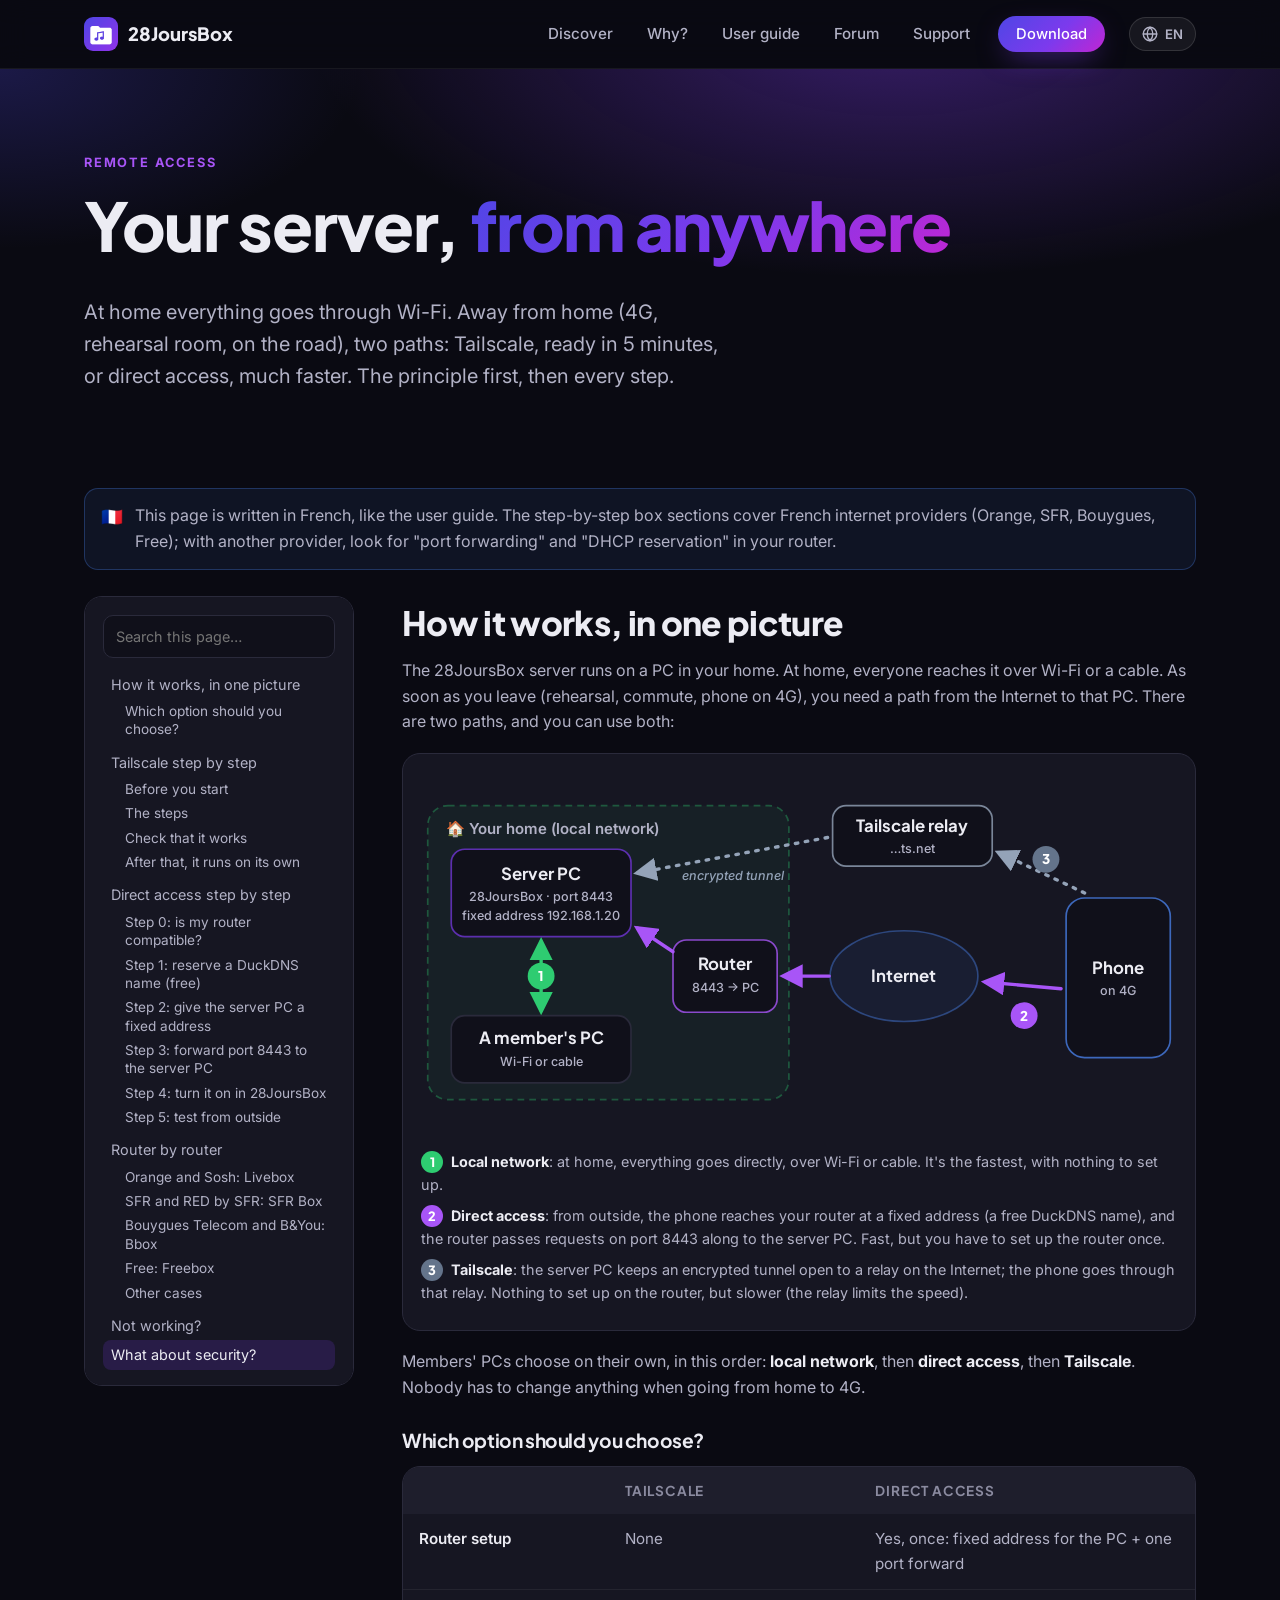
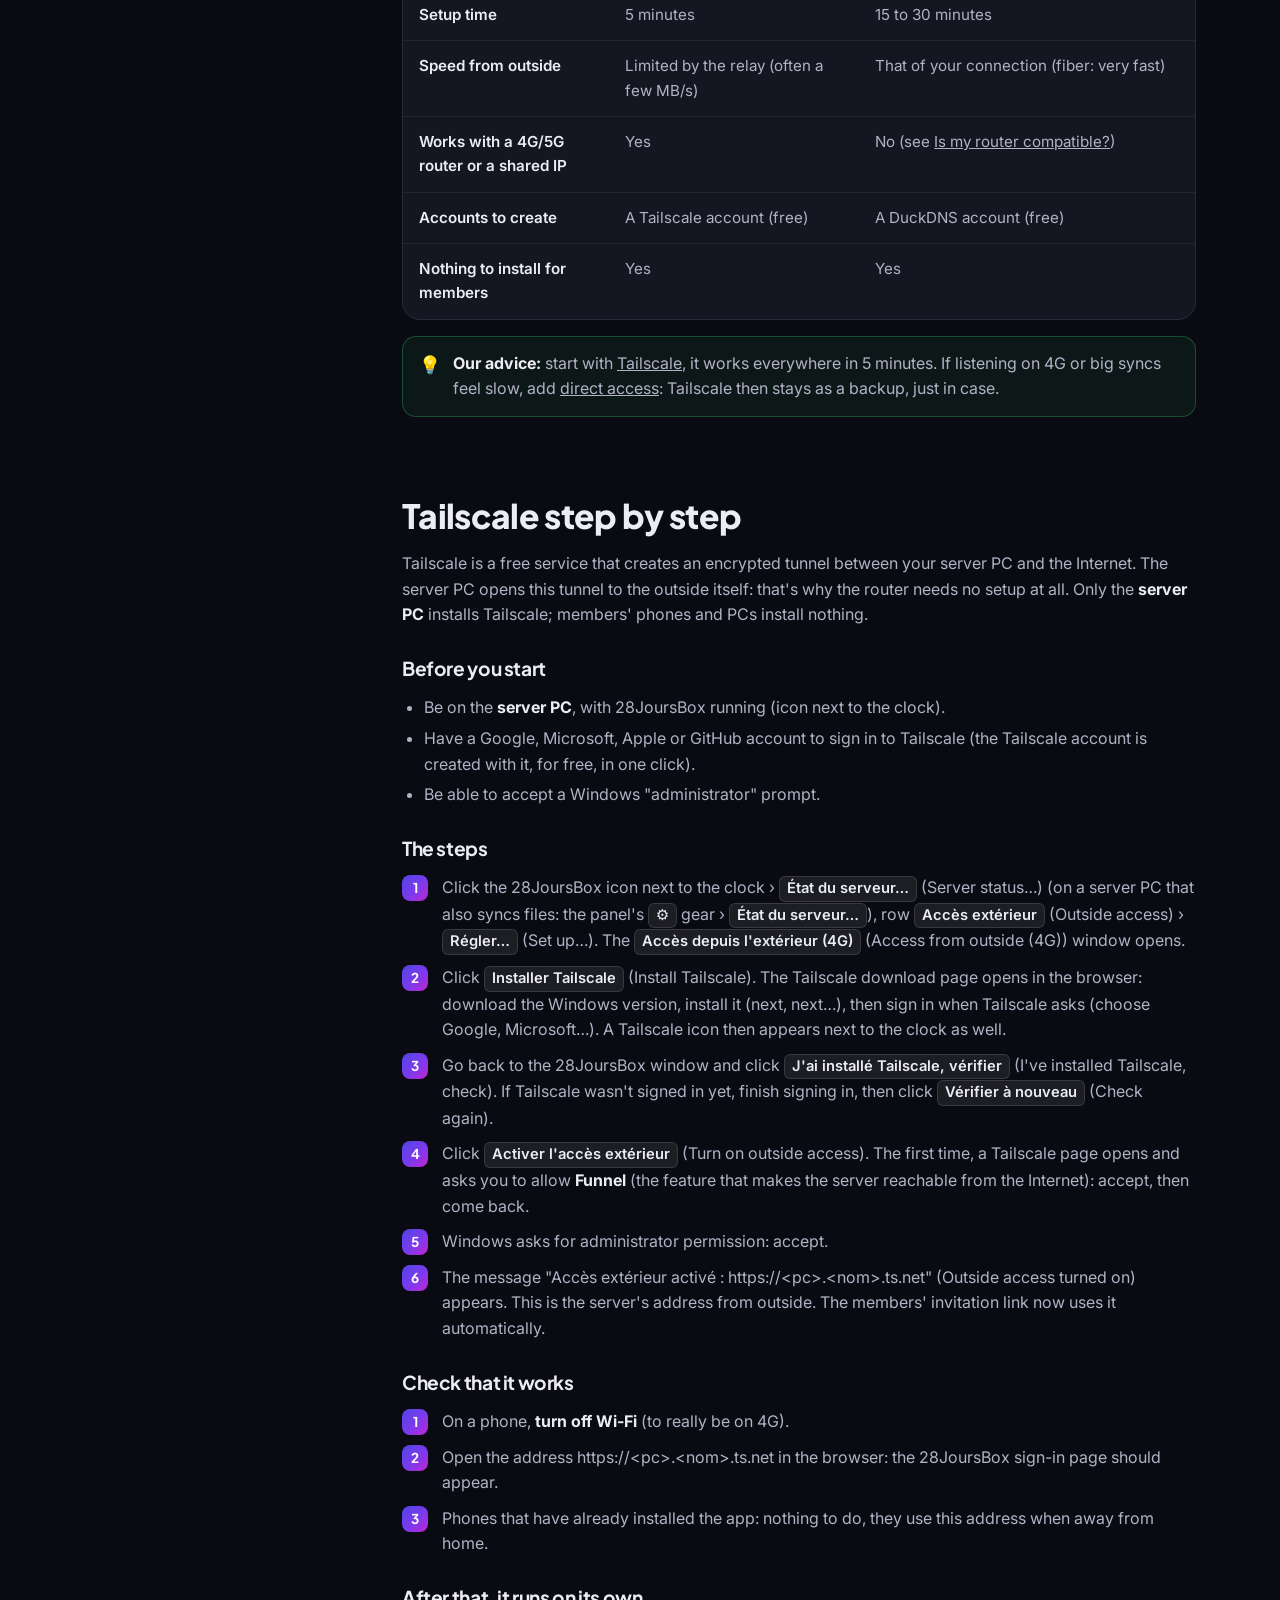
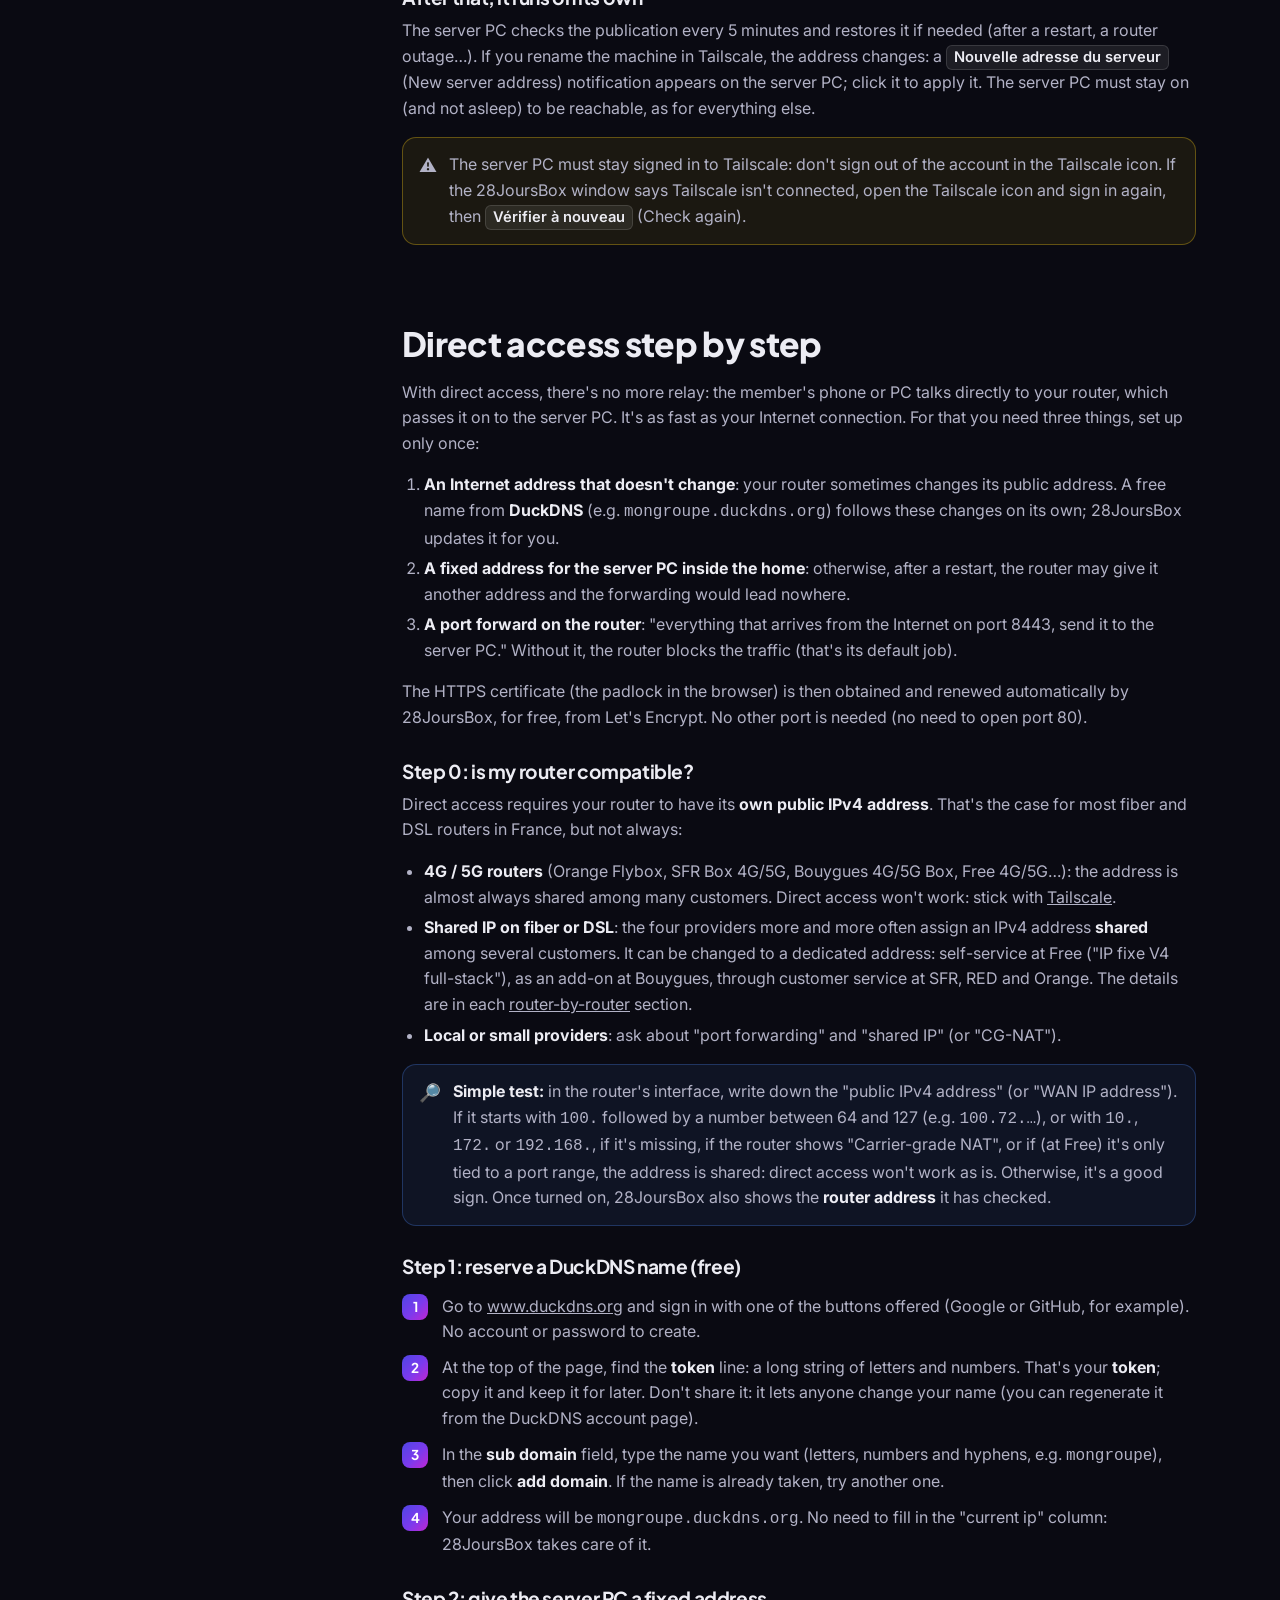
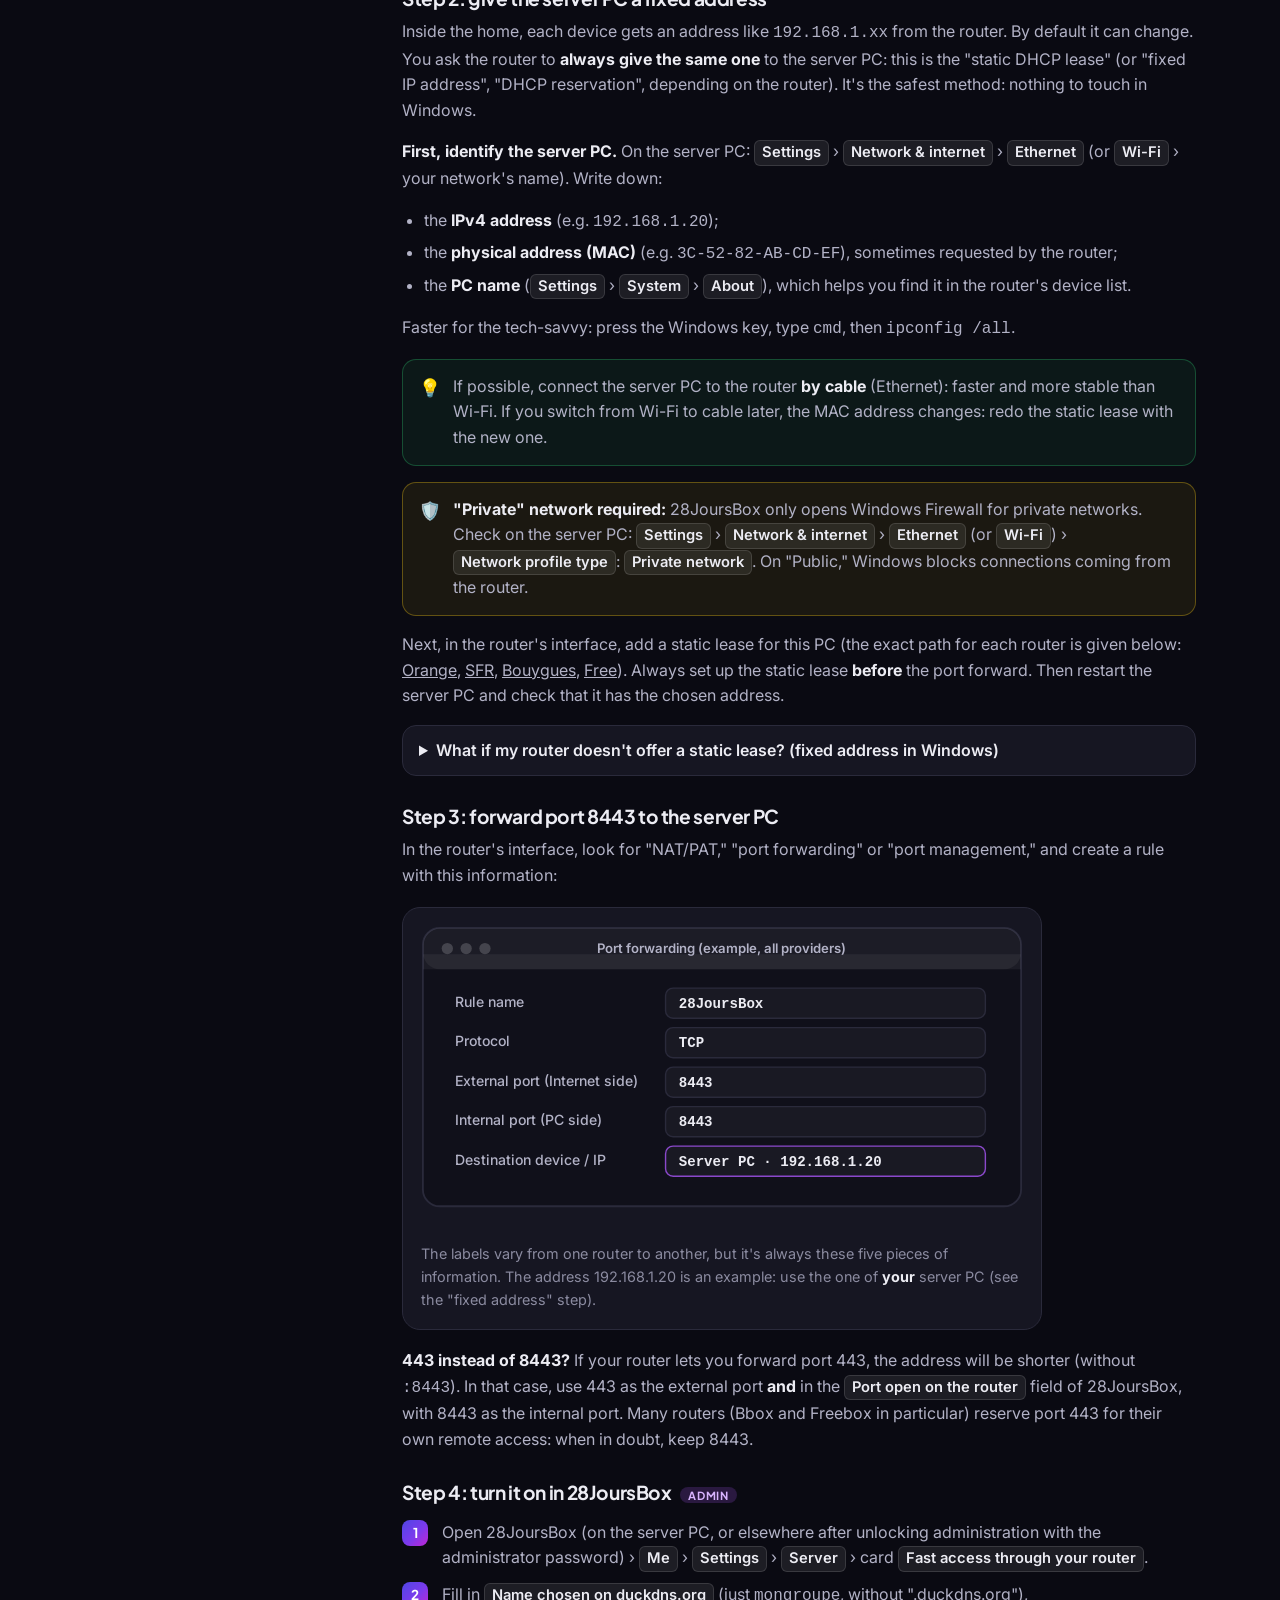
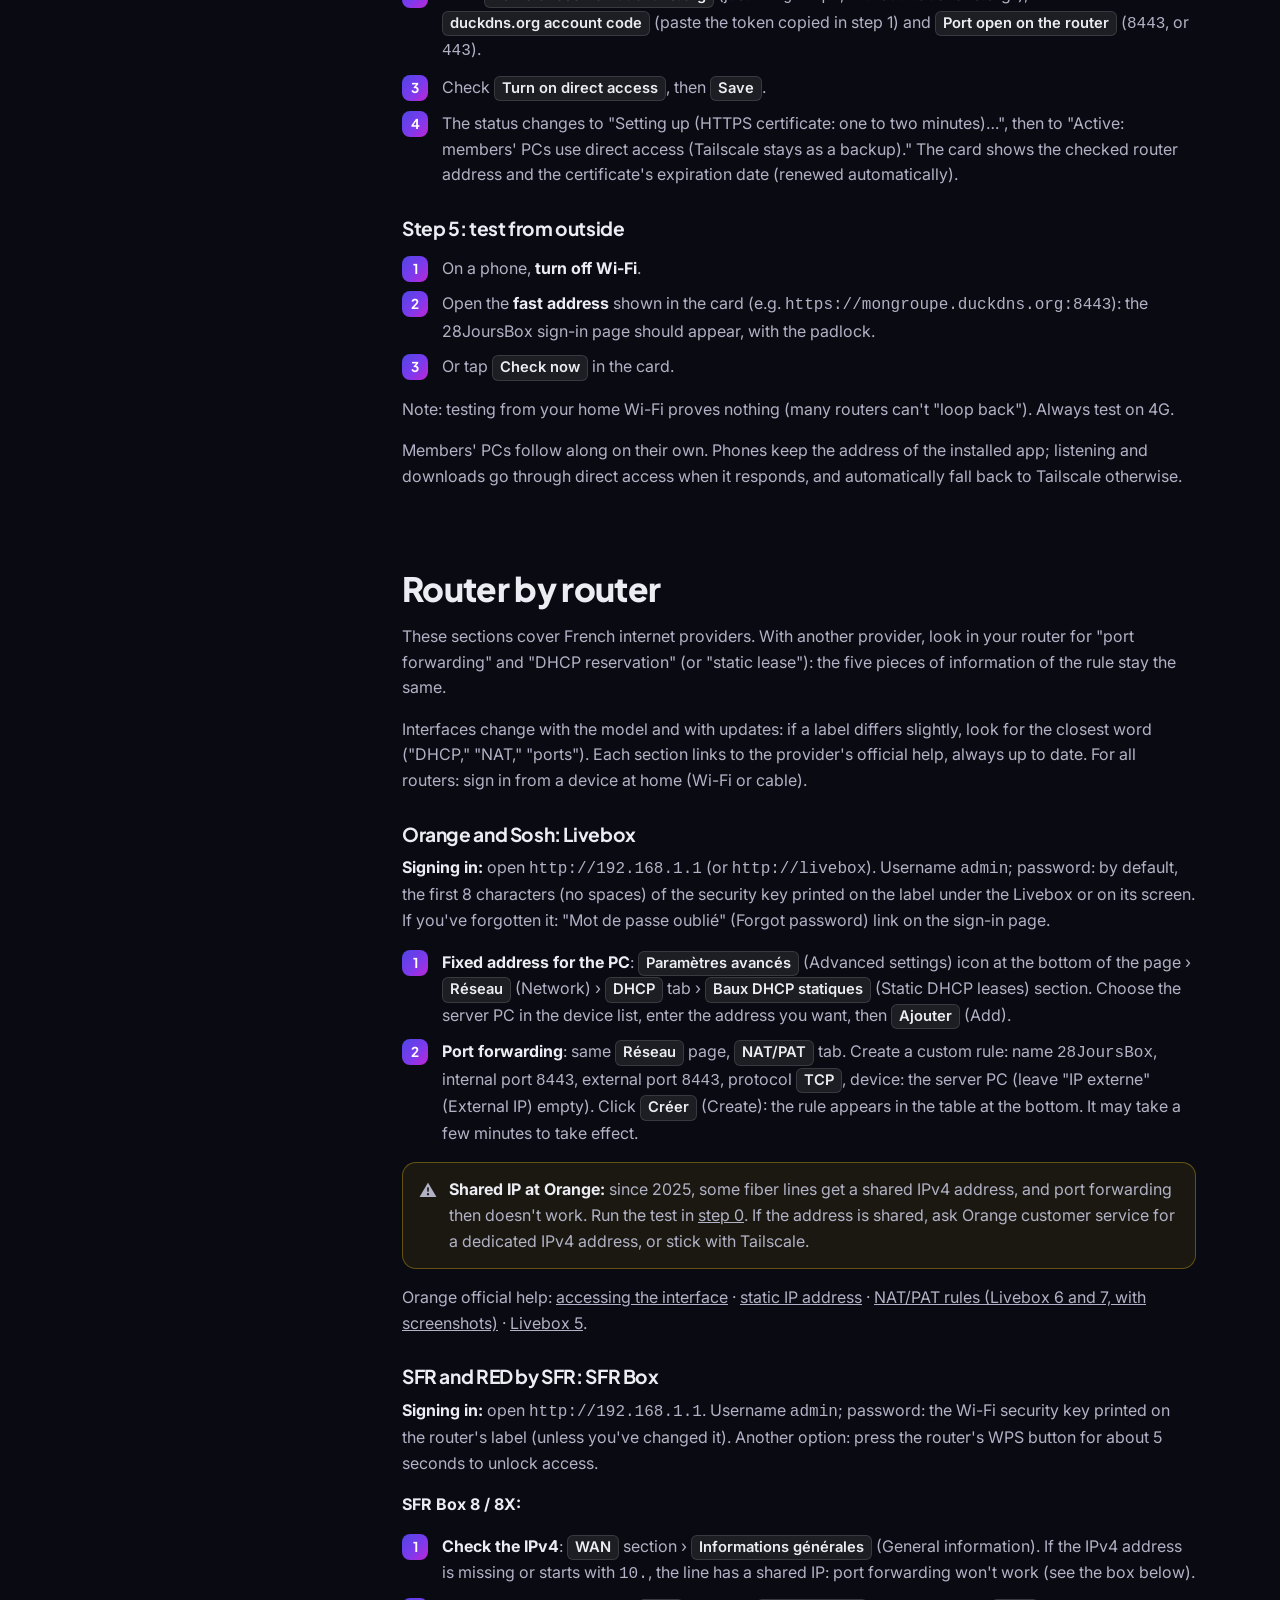
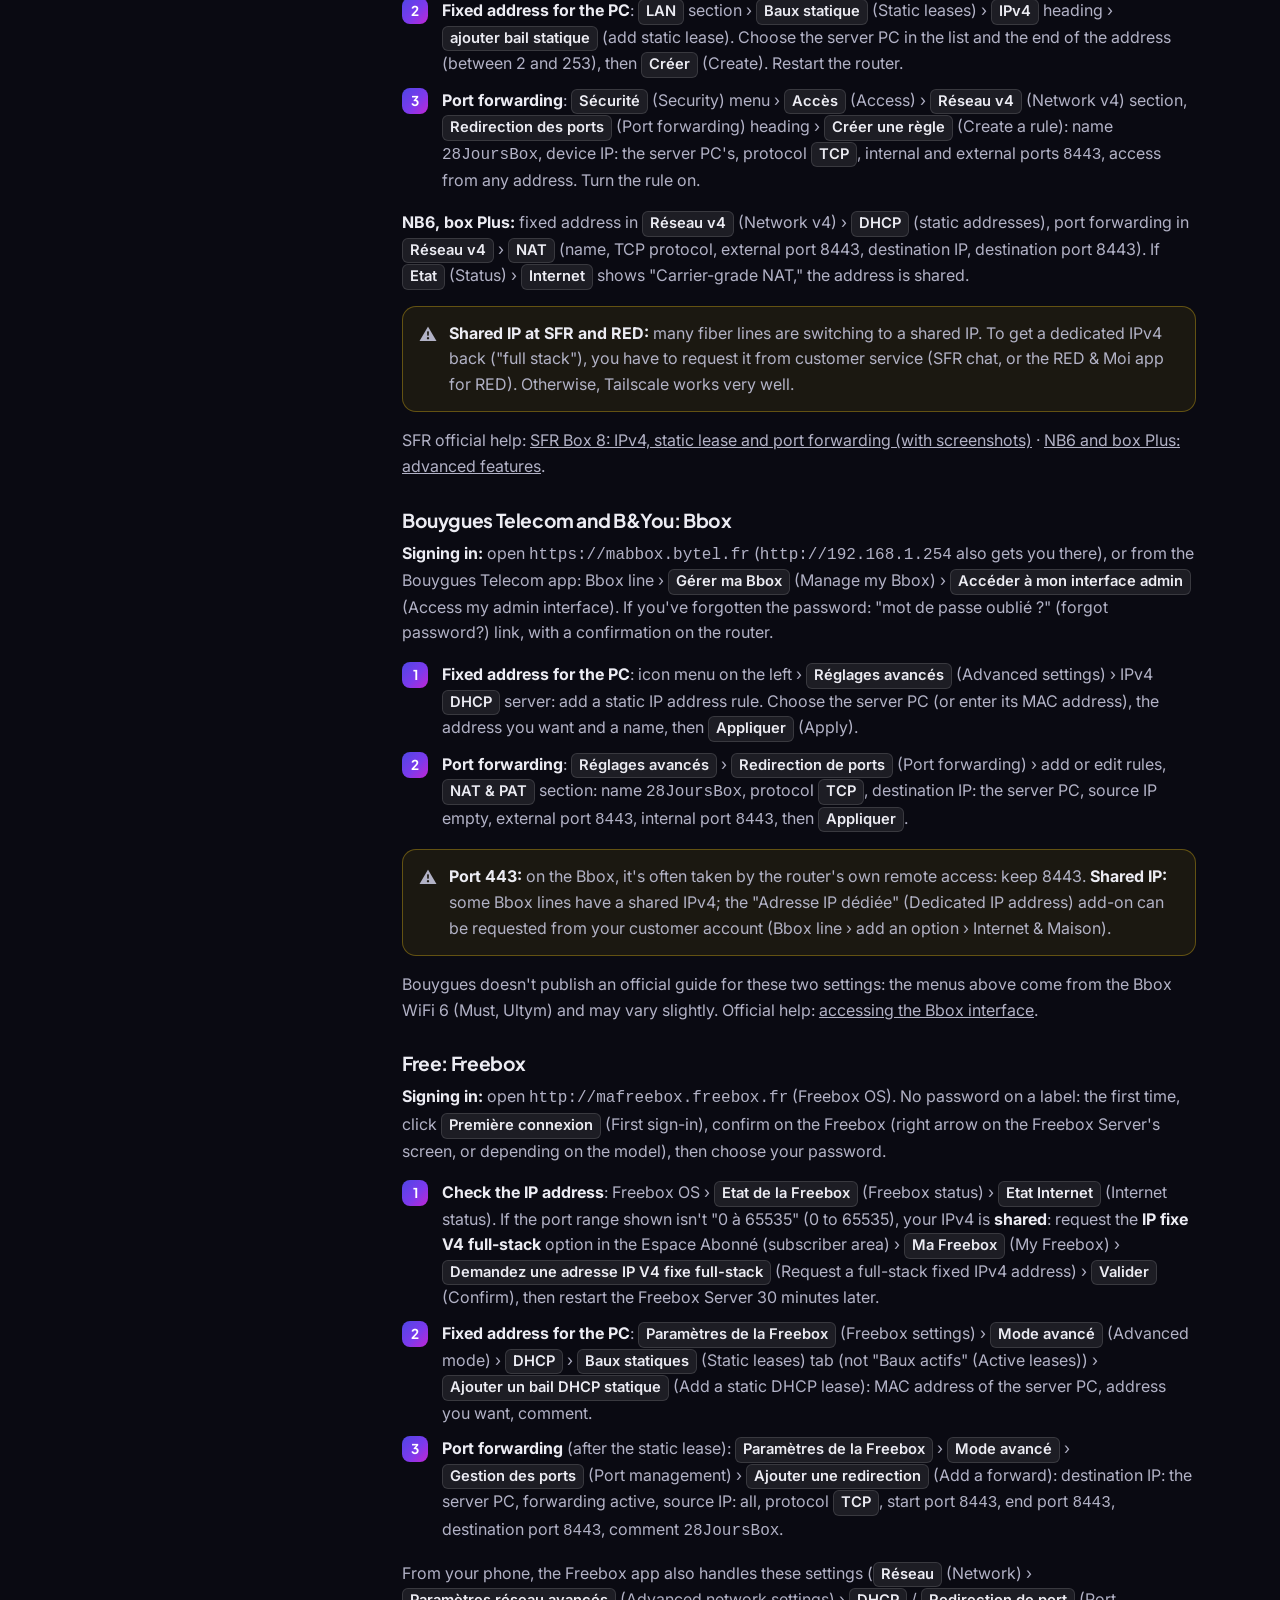
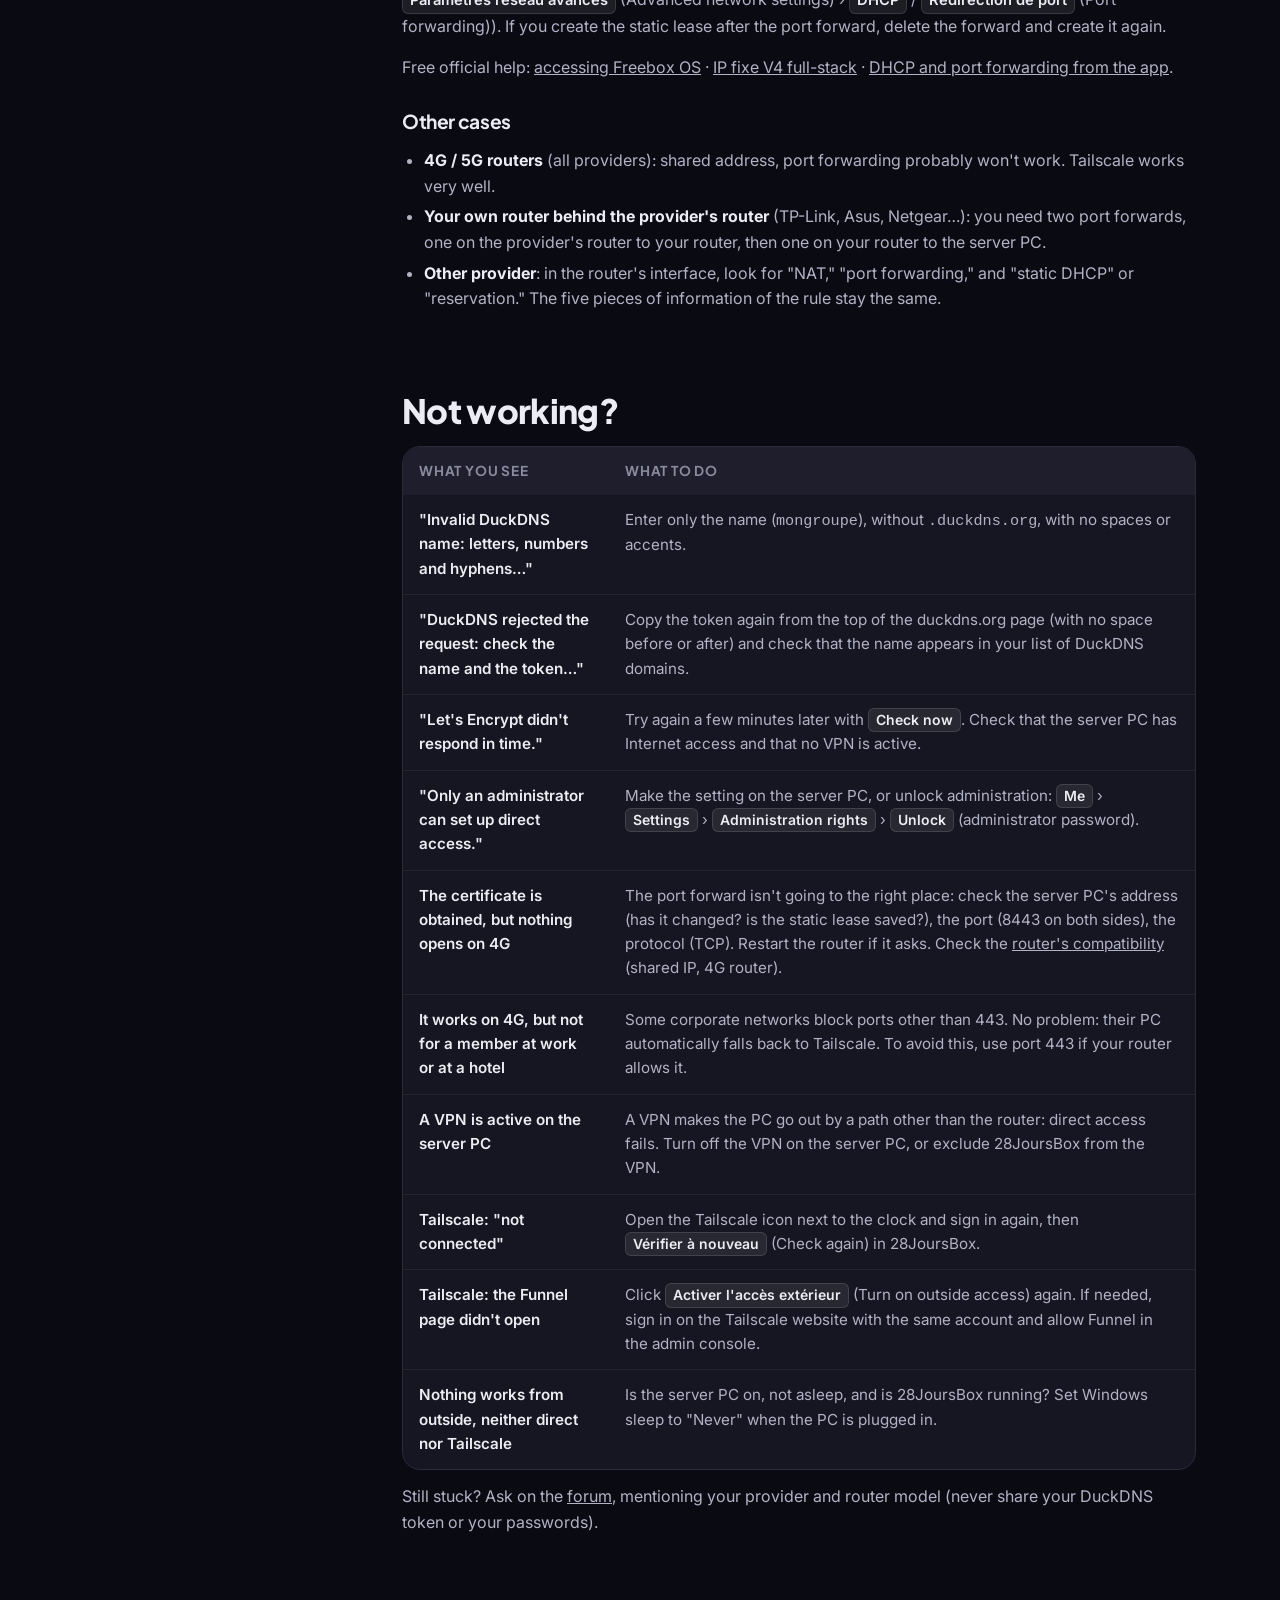
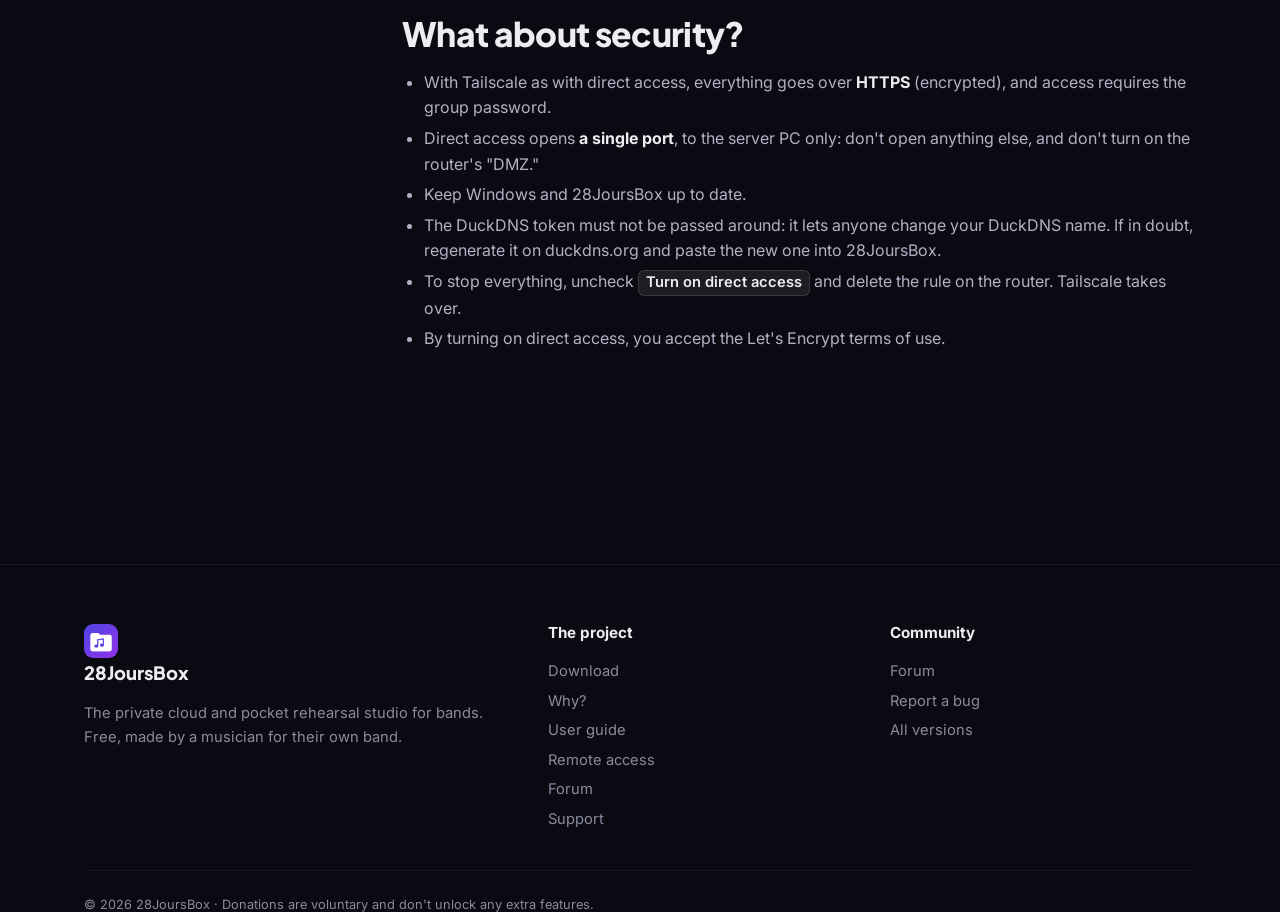
<file: acces-exterieur.html>
<!DOCTYPE html>

<html lang="en">
<head>
<meta charset="utf-8"/>
<meta content="width=device-width, initial-scale=1" name="viewport"/>
<title data-i18n="acces_title">Remote access: Tailscale and direct access · 28JoursBox</title>
<meta content="Reach your 28JoursBox server from anywhere: how it works in one diagram, Tailscale step by step, then fast direct access with a fixed IP and port forwarding, box by box (Orange, SFR, Bouygues, Free)." data-i18n-content="acces_desc" name="description"/>
<meta content="#0a0a12" name="theme-color"/>
<link href="img/favicon.png" rel="icon"/>
<link href="https://fonts.googleapis.com" rel="preconnect"/>
<link crossorigin="" href="https://fonts.gstatic.com" rel="preconnect"/>
<link href="https://fonts.googleapis.com/css2?family=Inter:wght@400;500;600;700&amp;family=Plus+Jakarta+Sans:wght@700;800&amp;display=swap" rel="stylesheet"/>
<link href="style.css?v=31" rel="stylesheet"/>
</head>
<body>
<nav class="nav">
<div class="wrap">
<a class="brand" href="index.html"><img alt="" src="img/logo.png"/>28JoursBox</a>
<div class="lang" id="lang"></div>
<button aria-expanded="false" aria-label="Menu" class="nav-toggle" data-i18n-aria-label="menu"><svg fill="none" stroke="currentColor" stroke-linecap="round" stroke-width="2" viewbox="0 0 24 24"><path d="M4 7h16M4 12h16M4 17h16"></path></svg></button>
<div class="nav-links">
<a data-i18n="decouvrir" href="index.html">Discover</a>
<a data-i18n="nav_why" href="pourquoi.html">Why?</a><a data-i18n="nav_guide" href="guide.html">User guide</a><a data-i18n="forum" href="forum.html">Forum</a>
<a data-i18n="soutenir" href="don.html">Support</a>
<a class="btn small" data-i18n="telecharger" href="telecharger.html">Download</a>
</div>
</div>
</nav>
<header class="page-hero"><div class="wrap"><span class="eyebrow" data-i18n="acces_eyebrow">Remote access</span>
<h1 data-i18n="acces_h1">Your server, <span class="grad-text">from anywhere</span></h1>
<p class="lead" data-i18n="acces_lead">At home everything goes through Wi-Fi. Away from home (4G, rehearsal room, on the road), two paths: Tailscale, ready in 5 minutes, or direct access, much faster. The principle first, then every step.</p></div></header>
<section style="padding-top:20px"><div class="wrap">
<div class="callout guide-lang-note"><span>🇫🇷</span><p data-i18n="acces_lang_note">This page is written in French, like the user guide. The step-by-step box sections cover French internet providers (Orange, SFR, Bouygues, Free); with another provider, look for "port forwarding" and "DHCP reservation" in your router.</p></div>
<div class="guide-layout">
<nav aria-label="Sommaire" class="toc"><details open=""><summary data-i18n="guide_toc">Contents</summary>
<input data-i18n-placeholder="guide_search" id="toc-search" placeholder="Search this page…" type="search"/>
<p class="muted" data-i18n="guide_nores" hidden="" id="toc-nores">No result.</p>
<ol><li><a href="#principe">How it works, in one picture</a><ol><li><a href="#choisir">Which option should you choose?</a></li></ol></li><li><a href="#tailscale">Tailscale step by step</a><ol><li><a href="#ts-avant">Before you start</a></li><li><a href="#ts-etapes">The steps</a></li><li><a href="#ts-tester">Check that it works</a></li><li><a href="#ts-ensuite">After that, it runs on its own</a></li></ol></li><li><a href="#direct">Direct access step by step</a><ol><li><a href="#direct-verifier">Step 0: is my router compatible?</a></li><li><a href="#duckdns">Step 1: reserve a DuckDNS name (free)</a></li><li><a href="#ip-fixe">Step 2: give the server PC a fixed address</a></li><li><a href="#redirection">Step 3: forward port 8443 to the server PC</a></li><li><a href="#activer">Step 4: turn it on in 28JoursBox</a></li><li><a href="#tester">Step 5: test from outside</a></li></ol></li><li><a href="#box">Router by router</a><ol><li><a href="#box-orange">Orange and Sosh: Livebox</a></li><li><a href="#box-sfr">SFR and RED by SFR: SFR Box</a></li><li><a href="#box-bouygues">Bouygues Telecom and B&amp;You: Bbox</a></li><li><a href="#box-free">Free: Freebox</a></li><li><a href="#box-autres">Other cases</a></li></ol></li><li><a href="#depannage-acces">Not working?</a></li><li><a href="#securite-acces">What about security?</a></li></ol></details></nav>
<article class="guide acces" lang="en"><section id="principe">
<h2>How it works, in one picture</h2>
<p>The 28JoursBox server runs on a PC in your home. At home, everyone reaches it over Wi-Fi or a cable. As soon as you leave (rehearsal, commute, phone on 4G), you need a path from the Internet to that PC. There are two paths, and you can use both:</p>
<figure class="net-diagram">
<svg aria-labelledby="net-title net-desc" role="img" viewbox="0 0 900 400" xmlns="http://www.w3.org/2000/svg">
<title id="net-title">The three paths to reach the 28JoursBox server</title>
<desc id="net-desc">At home, PCs go through the local network. From outside, a phone on 4G goes either directly through the router, whose port 8443 is forwarded to the server PC, or through a Tailscale relay to which the server PC keeps a tunnel open.</desc>
<defs>
<marker id="arr-local" markerheight="7" markerwidth="7" orient="auto-start-reverse" refx="8" refy="5" viewbox="0 0 10 10"><path d="M0 0L10 5L0 10z" fill="#2ecc71"></path></marker>
<marker id="arr-direct" markerheight="7" markerwidth="7" orient="auto-start-reverse" refx="8" refy="5" viewbox="0 0 10 10"><path d="M0 0L10 5L0 10z" fill="#a855f7"></path></marker>
<marker id="arr-ts" markerheight="7" markerwidth="7" orient="auto-start-reverse" refx="8" refy="5" viewbox="0 0 10 10"><path d="M0 0L10 5L0 10z" fill="#94a3b8"></path></marker>
</defs>
<!-- La maison -->
<rect class="nd-home" height="350" rx="24" width="430" x="8" y="40"></rect>
<text class="nd-zone" x="30" y="74">🏠 Your home (local network)</text>
<rect class="nd-node nd-server" height="104" rx="16" width="214" x="36" y="92"></rect>
<text class="nd-name" text-anchor="middle" x="143" y="128">Server PC</text>
<text class="nd-small" text-anchor="middle" x="143" y="154">28JoursBox · port 8443</text>
<text class="nd-small" text-anchor="middle" x="143" y="176">fixed address 192.168.1.20</text>
<rect class="nd-node" height="80" rx="16" width="214" x="36" y="290"></rect>
<text class="nd-name" text-anchor="middle" x="143" y="324">A member's PC</text>
<text class="nd-small" text-anchor="middle" x="143" y="350">Wi-Fi or cable</text>
<rect class="nd-node nd-box" height="86" rx="16" width="124" x="300" y="200"></rect>
<text class="nd-name" text-anchor="middle" x="362" y="236">Router</text>
<text class="nd-small" text-anchor="middle" x="362" y="262">8443 → PC</text>
<ellipse class="nd-cloud" cx="575" cy="243" rx="88" ry="54"></ellipse>
<text class="nd-name" text-anchor="middle" x="575" y="250">Internet</text>
<rect class="nd-node nd-relay" height="72" rx="16" width="190" x="490" y="40"></rect>
<text class="nd-name" text-anchor="middle" x="585" y="72">Tailscale relay</text>
<text class="nd-small" text-anchor="middle" x="585" y="96">…ts.net</text>
<rect class="nd-node nd-phone" height="190" rx="22" width="124" x="768" y="150"></rect>
<text class="nd-name" text-anchor="middle" x="830" y="240">Phone</text>
<text class="nd-small" text-anchor="middle" x="830" y="266">on 4G</text>
<line class="nd-path nd-local" marker-end="url(#arr-local)" marker-start="url(#arr-local)" x1="143" x2="143" y1="284" y2="202"></line>
<circle class="nd-num nd-num-local" cx="143" cy="243" r="16"></circle><text class="nd-numtxt" text-anchor="middle" x="143" y="249">1</text>
<line class="nd-path nd-direct" marker-end="url(#arr-direct)" x1="762" x2="672" y1="258" y2="250"></line>
<line class="nd-path nd-direct" marker-end="url(#arr-direct)" x1="486" x2="432" y1="243" y2="243"></line>
<line class="nd-path nd-direct" marker-end="url(#arr-direct)" x1="300" x2="258" y1="214" y2="186"></line>
<circle class="nd-num nd-num-direct" cx="718" cy="290" r="16"></circle><text class="nd-numtxt" text-anchor="middle" x="718" y="296">2</text>
<line class="nd-path nd-ts" marker-end="url(#arr-ts)" x1="790" x2="688" y1="144" y2="96"></line>
<line class="nd-path nd-ts" marker-end="url(#arr-ts)" x1="484" x2="258" y1="78" y2="120"></line>
<circle class="nd-num nd-num-ts" cx="744" cy="104" r="16"></circle><text class="nd-numtxt" text-anchor="middle" x="744" y="110">3</text>
<text class="nd-small nd-tslabel" text-anchor="middle" x="372" y="128">encrypted tunnel</text>
</svg>
<figcaption>
<p><span class="nd-key nd-key-local">1</span> <b>Local network</b>: at home, everything goes directly, over Wi-Fi or cable. It's the fastest, with nothing to set up.</p>
<p><span class="nd-key nd-key-direct">2</span> <b>Direct access</b>: from outside, the phone reaches your router at a fixed address (a free DuckDNS name), and the router passes requests on port 8443 along to the server PC. Fast, but you have to set up the router once.</p>
<p><span class="nd-key nd-key-ts">3</span> <b>Tailscale</b>: the server PC keeps an encrypted tunnel open to a relay on the Internet; the phone goes through that relay. Nothing to set up on the router, but slower (the relay limits the speed).</p>
</figcaption>
</figure>
<p>Members' PCs choose on their own, in this order: <b>local network</b>, then <b>direct access</b>, then <b>Tailscale</b>. Nobody has to change anything when going from home to 4G.</p>
<h3 id="choisir">Which option should you choose?</h3>
<div class="table-wrap"><table class="spec"><thead><tr><th></th><th>Tailscale</th><th>Direct access</th></tr></thead><tbody>
<tr><th>Router setup</th><td>None</td><td>Yes, once: fixed address for the PC + one port forward</td></tr>
<tr><th>Setup time</th><td>5 minutes</td><td>15 to 30 minutes</td></tr>
<tr><th>Speed from outside</th><td>Limited by the relay (often a few MB/s)</td><td>That of your connection (fiber: very fast)</td></tr>
<tr><th>Works with a 4G/5G router or a shared IP</th><td>Yes</td><td>No (see <a href="#direct-verifier">Is my router compatible?</a>)</td></tr>
<tr><th>Accounts to create</th><td>A Tailscale account (free)</td><td>A DuckDNS account (free)</td></tr>
<tr><th>Nothing to install for members</th><td>Yes</td><td>Yes</td></tr>
</tbody></table></div>
<div class="callout tip"><span>💡</span><p><b>Our advice:</b> start with <a href="#tailscale">Tailscale</a>, it works everywhere in 5 minutes. If listening on 4G or big syncs feel slow, add <a href="#direct">direct access</a>: Tailscale then stays as a backup, just in case.</p></div>
</section>
<section id="tailscale">
<h2>Tailscale step by step</h2>
<p>Tailscale is a free service that creates an encrypted tunnel between your server PC and the Internet. The server PC opens this tunnel to the outside itself: that's why the router needs no setup at all. Only the <b>server PC</b> installs Tailscale; members' phones and PCs install nothing.</p>
<h3 id="ts-avant">Before you start</h3>
<ul>
<li>Be on the <b>server PC</b>, with 28JoursBox running (icon next to the clock).</li>
<li>Have a Google, Microsoft, Apple or GitHub account to sign in to Tailscale (the Tailscale account is created with it, for free, in one click).</li>
<li>Be able to accept a Windows "administrator" prompt.</li>
</ul>
<h3 id="ts-etapes">The steps</h3>
<ol class="how">
<li>Click the 28JoursBox icon next to the clock › <span class="ui">État du serveur…</span> (Server status…) (on a server PC that also syncs files: the panel's <span class="ui">⚙</span> gear › <span class="ui">État du serveur…</span>), row <span class="ui">Accès extérieur</span> (Outside access) › <span class="ui">Régler…</span> (Set up…). The <span class="ui">Accès depuis l'extérieur (4G)</span> (Access from outside (4G)) window opens.</li>
<li>Click <span class="ui">Installer Tailscale</span> (Install Tailscale). The Tailscale download page opens in the browser: download the Windows version, install it (next, next…), then sign in when Tailscale asks (choose Google, Microsoft…). A Tailscale icon then appears next to the clock as well.</li>
<li>Go back to the 28JoursBox window and click <span class="ui">J'ai installé Tailscale, vérifier</span> (I've installed Tailscale, check). If Tailscale wasn't signed in yet, finish signing in, then click <span class="ui">Vérifier à nouveau</span> (Check again).</li>
<li>Click <span class="ui">Activer l'accès extérieur</span> (Turn on outside access). The first time, a Tailscale page opens and asks you to allow <b>Funnel</b> (the feature that makes the server reachable from the Internet): accept, then come back.</li>
<li>Windows asks for administrator permission: accept.</li>
<li>The message "Accès extérieur activé : https://&lt;pc&gt;.&lt;nom&gt;.ts.net" (Outside access turned on) appears. This is the server's address from outside. The members' invitation link now uses it automatically.</li>
</ol>
<h3 id="ts-tester">Check that it works</h3>
<ol class="how">
<li>On a phone, <b>turn off Wi-Fi</b> (to really be on 4G).</li>
<li>Open the address https://&lt;pc&gt;.&lt;nom&gt;.ts.net in the browser: the 28JoursBox sign-in page should appear.</li>
<li>Phones that have already installed the app: nothing to do, they use this address when away from home.</li>
</ol>
<h3 id="ts-ensuite">After that, it runs on its own</h3>
<p>The server PC checks the publication every 5 minutes and restores it if needed (after a restart, a router outage…). If you rename the machine in Tailscale, the address changes: a <span class="ui">Nouvelle adresse du serveur</span> (New server address) notification appears on the server PC; click it to apply it. The server PC must stay on (and not asleep) to be reachable, as for everything else.</p>
<div class="callout warn"><span>⚠️</span><p>The server PC must stay signed in to Tailscale: don't sign out of the account in the Tailscale icon. If the 28JoursBox window says Tailscale isn't connected, open the Tailscale icon and sign in again, then <span class="ui">Vérifier à nouveau</span> (Check again).</p></div>
</section>
<section id="direct">
<h2>Direct access step by step</h2>
<p>With direct access, there's no more relay: the member's phone or PC talks directly to your router, which passes it on to the server PC. It's as fast as your Internet connection. For that you need three things, set up only once:</p>
<ol>
<li><b>An Internet address that doesn't change</b>: your router sometimes changes its public address. A free name from <b>DuckDNS</b> (e.g. <code>mongroupe.duckdns.org</code>) follows these changes on its own; 28JoursBox updates it for you.</li>
<li><b>A fixed address for the server PC inside the home</b>: otherwise, after a restart, the router may give it another address and the forwarding would lead nowhere.</li>
<li><b>A port forward on the router</b>: "everything that arrives from the Internet on port 8443, send it to the server PC." Without it, the router blocks the traffic (that's its default job).</li>
</ol>
<p>The HTTPS certificate (the padlock in the browser) is then obtained and renewed automatically by 28JoursBox, for free, from Let's Encrypt. No other port is needed (no need to open port 80).</p>
<h3 id="direct-verifier">Step 0: is my router compatible?</h3>
<p>Direct access requires your router to have its <b>own public IPv4 address</b>. That's the case for most fiber and DSL routers in France, but not always:</p>
<ul>
<li><b>4G / 5G routers</b> (Orange Flybox, SFR Box 4G/5G, Bouygues 4G/5G Box, Free 4G/5G…): the address is almost always shared among many customers. Direct access won't work: stick with <a href="#tailscale">Tailscale</a>.</li>
<li><b>Shared IP on fiber or DSL</b>: the four providers more and more often assign an IPv4 address <b>shared</b> among several customers. It can be changed to a dedicated address: self-service at Free ("IP fixe V4 full-stack"), as an add-on at Bouygues, through customer service at SFR, RED and Orange. The details are in each <a href="#box">router-by-router</a> section.</li>
<li><b>Local or small providers</b>: ask about "port forwarding" and "shared IP" (or "CG-NAT").</li>
</ul>
<div class="callout"><span>🔎</span><p><b>Simple test:</b> in the router's interface, write down the "public IPv4 address" (or "WAN IP address"). If it starts with <code>100.</code> followed by a number between 64 and 127 (e.g. <code>100.72.…</code>), or with <code>10.</code>, <code>172.</code> or <code>192.168.</code>, if it's missing, if the router shows "Carrier-grade NAT", or if (at Free) it's only tied to a port range, the address is shared: direct access won't work as is. Otherwise, it's a good sign. Once turned on, 28JoursBox also shows the <b>router address</b> it has checked.</p></div>
<h3 id="duckdns">Step 1: reserve a DuckDNS name (free)</h3>
<ol class="how">
<li>Go to <a href="https://www.duckdns.org" rel="noopener" target="_blank">www.duckdns.org</a> and sign in with one of the buttons offered (Google or GitHub, for example). No account or password to create.</li>
<li>At the top of the page, find the <b>token</b> line: a long string of letters and numbers. That's your <b>token</b>; copy it and keep it for later. Don't share it: it lets anyone change your name (you can regenerate it from the DuckDNS account page).</li>
<li>In the <b>sub domain</b> field, type the name you want (letters, numbers and hyphens, e.g. <code>mongroupe</code>), then click <b>add domain</b>. If the name is already taken, try another one.</li>
<li>Your address will be <code>mongroupe.duckdns.org</code>. No need to fill in the "current ip" column: 28JoursBox takes care of it.</li>
</ol>
<h3 id="ip-fixe">Step 2: give the server PC a fixed address</h3>
<p>Inside the home, each device gets an address like <code>192.168.1.xx</code> from the router. By default it can change. You ask the router to <b>always give the same one</b> to the server PC: this is the "static DHCP lease" (or "fixed IP address", "DHCP reservation", depending on the router). It's the safest method: nothing to touch in Windows.</p>
<p><b>First, identify the server PC.</b> On the server PC: <span class="ui">Settings</span> › <span class="ui">Network &amp; internet</span> › <span class="ui">Ethernet</span> (or <span class="ui">Wi-Fi</span> › your network's name). Write down:</p>
<ul>
<li>the <b>IPv4 address</b> (e.g. <code>192.168.1.20</code>);</li>
<li>the <b>physical address (MAC)</b> (e.g. <code>3C-52-82-AB-CD-EF</code>), sometimes requested by the router;</li>
<li>the <b>PC name</b> (<span class="ui">Settings</span> › <span class="ui">System</span> › <span class="ui">About</span>), which helps you find it in the router's device list.</li>
</ul>
<p>Faster for the tech-savvy: press the Windows key, type <code>cmd</code>, then <code>ipconfig /all</code>.</p>
<div class="callout tip"><span>💡</span><p>If possible, connect the server PC to the router <b>by cable</b> (Ethernet): faster and more stable than Wi-Fi. If you switch from Wi-Fi to cable later, the MAC address changes: redo the static lease with the new one.</p></div>
<div class="callout warn"><span>🛡️</span><p><b>"Private" network required:</b> 28JoursBox only opens Windows Firewall for private networks. Check on the server PC: <span class="ui">Settings</span> › <span class="ui">Network &amp; internet</span> › <span class="ui">Ethernet</span> (or <span class="ui">Wi-Fi</span>) › <span class="ui">Network profile type</span>: <span class="ui">Private network</span>. On "Public," Windows blocks connections coming from the router.</p></div>
<p>Next, in the router's interface, add a static lease for this PC (the exact path for each router is given below: <a href="#box-orange">Orange</a>, <a href="#box-sfr">SFR</a>, <a href="#box-bouygues">Bouygues</a>, <a href="#box-free">Free</a>). Always set up the static lease <b>before</b> the port forward. Then restart the server PC and check that it has the chosen address.</p>
<details class="more"><summary>What if my router doesn't offer a static lease? (fixed address in Windows)</summary>
<p>Rare, but possible. You can then set the address in Windows: <span class="ui">Settings</span> › <span class="ui">Network &amp; internet</span> › <span class="ui">Ethernet</span> › <span class="ui">IP assignment</span> › <span class="ui">Edit</span> › <span class="ui">Manual</span>, turn on <b>IPv4</b> and enter:</p>
<ul>
<li><b>IP address</b>: an address outside the range handed out by the router (e.g. <code>192.168.1.200</code> if the router hands out .10 to .150; the range is shown in the router's DHCP settings);</li>
<li><b>Subnet mask</b>: <code>255.255.255.0</code>;</li>
<li><b>Gateway</b> and <b>Preferred DNS</b>: the router's address (e.g. <code>192.168.1.1</code>, or <code>192.168.1.254</code> at Bouygues and Free).</li>
</ul>
<p>A typo cuts off Internet on this PC: in that case, go back to <span class="ui">Automatic (DHCP)</span>.</p>
</details>
<h3 id="redirection">Step 3: forward port 8443 to the server PC</h3>
<p>In the router's interface, look for "NAT/PAT," "port forwarding" or "port management," and create a rule with this information:</p>
<figure class="net-diagram rule-mock">
<svg aria-labelledby="rule-title" role="img" viewbox="0 0 640 300" xmlns="http://www.w3.org/2000/svg">
<title id="rule-title">What to enter in the router's port forwarding rule</title>
<rect class="rm-win" height="296" rx="18" width="636" x="2" y="2"></rect>
<rect class="rm-bar" height="44" rx="18" width="636" x="2" y="2"></rect>
<rect class="rm-bar" height="16" width="636" x="2" y="30"></rect>
<circle class="rm-dot" cx="28" cy="24" r="6"></circle><circle class="rm-dot" cx="48" cy="24" r="6"></circle><circle class="rm-dot" cx="68" cy="24" r="6"></circle>
<text class="rm-head" text-anchor="middle" x="320" y="29">Port forwarding (example, all providers)</text>
<text class="rm-lab" x="36" y="86">Rule name</text>
<rect class="rm-field" height="32" rx="8" width="340" x="260" y="66"></rect><text class="rm-val" x="274" y="87">28JoursBox</text>
<text class="rm-lab" x="36" y="128">Protocol</text>
<rect class="rm-field" height="32" rx="8" width="340" x="260" y="108"></rect><text class="rm-val" x="274" y="129">TCP</text>
<text class="rm-lab" x="36" y="170">External port (Internet side)</text>
<rect class="rm-field" height="32" rx="8" width="340" x="260" y="150"></rect><text class="rm-val" x="274" y="171">8443</text>
<text class="rm-lab" x="36" y="212">Internal port (PC side)</text>
<rect class="rm-field" height="32" rx="8" width="340" x="260" y="192"></rect><text class="rm-val" x="274" y="213">8443</text>
<text class="rm-lab" x="36" y="254">Destination device / IP</text>
<rect class="rm-field rm-hl" height="32" rx="8" width="340" x="260" y="234"></rect><text class="rm-val" x="274" y="255">Server PC · 192.168.1.20</text>
</svg>
<figcaption>The labels vary from one router to another, but it's always these five pieces of information. The address 192.168.1.20 is an example: use the one of <b>your</b> server PC (see the "fixed address" step).</figcaption>
</figure>
<p><b>443 instead of 8443?</b> If your router lets you forward port 443, the address will be shorter (without <code>:8443</code>). In that case, use 443 as the external port <b>and</b> in the <span class="ui">Port open on the router</span> field of 28JoursBox, with 8443 as the internal port. Many routers (Bbox and Freebox in particular) reserve port 443 for their own remote access: when in doubt, keep 8443.</p>
<h3 id="activer">Step 4: turn it on in 28JoursBox <span class="badge-admin">admin</span></h3>
<ol class="how">
<li>Open 28JoursBox (on the server PC, or elsewhere after unlocking administration with the administrator password) › <span class="ui">Me</span> › <span class="ui">Settings</span> › <span class="ui">Server</span> › card <span class="ui">Fast access through your router</span>.</li>
<li>Fill in <span class="ui">Name chosen on duckdns.org</span> (just <code>mongroupe</code>, without ".duckdns.org"), <span class="ui">duckdns.org account code</span> (paste the token copied in step 1) and <span class="ui">Port open on the router</span> (<code>8443</code>, or <code>443</code>).</li>
<li>Check <span class="ui">Turn on direct access</span>, then <span class="ui">Save</span>.</li>
<li>The status changes to "Setting up (HTTPS certificate: one to two minutes)…", then to "Active: members' PCs use direct access (Tailscale stays as a backup)." The card shows the checked router address and the certificate's expiration date (renewed automatically).</li>
</ol>
<h3 id="tester">Step 5: test from outside</h3>
<ol class="how">
<li>On a phone, <b>turn off Wi-Fi</b>.</li>
<li>Open the <b>fast address</b> shown in the card (e.g. <code>https://mongroupe.duckdns.org:8443</code>): the 28JoursBox sign-in page should appear, with the padlock.</li>
<li>Or tap <span class="ui">Check now</span> in the card.</li>
</ol>
<p>Note: testing from your home Wi-Fi proves nothing (many routers can't "loop back"). Always test on 4G.</p>
<p>Members' PCs follow along on their own. Phones keep the address of the installed app; listening and downloads go through direct access when it responds, and automatically fall back to Tailscale otherwise.</p>
</section>
<section id="box">
<h2>Router by router</h2>
<p>These sections cover French internet providers. With another provider, look in your router for "port forwarding" and "DHCP reservation" (or "static lease"): the five pieces of information of the rule stay the same.</p>
<p>Interfaces change with the model and with updates: if a label differs slightly, look for the closest word ("DHCP," "NAT," "ports"). Each section links to the provider's official help, always up to date. For all routers: sign in from a device at home (Wi-Fi or cable).</p>
<h3 id="box-orange">Orange and Sosh: Livebox</h3>
<p><b>Signing in:</b> open <code>http://192.168.1.1</code> (or <code>http://livebox</code>). Username <code>admin</code>; password: by default, the first 8 characters (no spaces) of the security key printed on the label under the Livebox or on its screen. If you've forgotten it: "Mot de passe oublié" (Forgot password) link on the sign-in page.</p>
<ol class="how">
<li><b>Fixed address for the PC</b>: <span class="ui">Paramètres avancés</span> (Advanced settings) icon at the bottom of the page › <span class="ui">Réseau</span> (Network) › <span class="ui">DHCP</span> tab › <span class="ui">Baux DHCP statiques</span> (Static DHCP leases) section. Choose the server PC in the device list, enter the address you want, then <span class="ui">Ajouter</span> (Add).</li>
<li><b>Port forwarding</b>: same <span class="ui">Réseau</span> page, <span class="ui">NAT/PAT</span> tab. Create a custom rule: name <code>28JoursBox</code>, internal port <code>8443</code>, external port <code>8443</code>, protocol <span class="ui">TCP</span>, device: the server PC (leave "IP externe" (External IP) empty). Click <span class="ui">Créer</span> (Create): the rule appears in the table at the bottom. It may take a few minutes to take effect.</li>
</ol>
<div class="callout warn"><span>⚠️</span><p><b>Shared IP at Orange:</b> since 2025, some fiber lines get a shared IPv4 address, and port forwarding then doesn't work. Run the test in <a href="#direct-verifier">step 0</a>. If the address is shared, ask Orange customer service for a dedicated IPv4 address, or stick with Tailscale.</p></div>
<p>Orange official help: <a href="https://assistance.orange.fr/livebox-modem/toutes-les-livebox-et-modems/installer-et-utiliser/piloter-et-parametrer-votre-materiel/l-interface-de-configuration/comment-acceder-a-l-interface-de-configuration-de-ma-livebox_457878-987107" rel="noopener" target="_blank">accessing the interface</a> · <a href="https://assistance.orange.fr/livebox-modem/toutes-les-livebox-et-modems/installer-et-utiliser/piloter-et-parametrer-votre-materiel/l-interface-de-configuration/comment-attribuer-une-adresse-ip-statique-a-un-equipement-connecte-a-la-livebox_463191-992451" rel="noopener" target="_blank">static IP address</a> · <a href="https://assistance.orange.fr/livebox-modem/toutes-les-livebox-et-modems/installer-et-utiliser/piloter-et-parametrer-votre-materiel/le-parametrage-avance-reseau-nat-pat-ip/configurer-des-regles-nat-pat/livebox-6-et-7-configurer-les-regles-nat-pour-pouvoir-utiliser-certains-jeux-ou-applications-serveur_362613-896058" rel="noopener" target="_blank">NAT/PAT rules (Livebox 6 and 7, with screenshots)</a> · <a href="https://assistance.orange.fr/ordinateurs-peripheriques/installer-et-utiliser/les-consoles-de-jeux/xbox/livebox-5-configurer-pour-utiliser-un-jeu-ou-une-application-serveur_287340-827962" rel="noopener" target="_blank">Livebox 5</a>.</p>
<h3 id="box-sfr">SFR and RED by SFR: SFR Box</h3>
<p><b>Signing in:</b> open <code>http://192.168.1.1</code>. Username <code>admin</code>; password: the Wi-Fi security key printed on the router's label (unless you've changed it). Another option: press the router's WPS button for about 5 seconds to unlock access.</p>
<p><b>SFR Box 8 / 8X:</b></p>
<ol class="how">
<li><b>Check the IPv4</b>: <span class="ui">WAN</span> section › <span class="ui">Informations générales</span> (General information). If the IPv4 address is missing or starts with <code>10.</code>, the line has a shared IP: port forwarding won't work (see the box below).</li>
<li><b>Fixed address for the PC</b>: <span class="ui">LAN</span> section › <span class="ui">Baux statique</span> (Static leases) › <span class="ui">IPv4</span> heading › <span class="ui">ajouter bail statique</span> (add static lease). Choose the server PC in the list and the end of the address (between 2 and 253), then <span class="ui">Créer</span> (Create). Restart the router.</li>
<li><b>Port forwarding</b>: <span class="ui">Sécurité</span> (Security) menu › <span class="ui">Accès</span> (Access) › <span class="ui">Réseau v4</span> (Network v4) section, <span class="ui">Redirection des ports</span> (Port forwarding) heading › <span class="ui">Créer une règle</span> (Create a rule): name <code>28JoursBox</code>, device IP: the server PC's, protocol <span class="ui">TCP</span>, internal and external ports <code>8443</code>, access from any address. Turn the rule on.</li>
</ol>
<p><b>NB6, box Plus:</b> fixed address in <span class="ui">Réseau v4</span> (Network v4) › <span class="ui">DHCP</span> (static addresses), port forwarding in <span class="ui">Réseau v4</span> › <span class="ui">NAT</span> (name, TCP protocol, external port 8443, destination IP, destination port 8443). If <span class="ui">Etat</span> (Status) › <span class="ui">Internet</span> shows "Carrier-grade NAT," the address is shared.</p>
<div class="callout warn"><span>⚠️</span><p><b>Shared IP at SFR and RED:</b> many fiber lines are switching to a shared IP. To get a dedicated IPv4 back ("full stack"), you have to request it from customer service (SFR chat, or the RED &amp; Moi app for RED). Otherwise, Tailscale works very well.</p></div>
<p>SFR official help: <a href="https://assistance.sfr.fr/internet-tel-fixe/box-8/se-connecter-en-ipv6-ipv4.html" rel="noopener" target="_blank">SFR Box 8: IPv4, static lease and port forwarding (with screenshots)</a> · <a href="https://assistance.sfr.fr/internet-tel-fixe/box-nb6/maitriser-fonctions-avancees-box-nb6-box-plus.html" rel="noopener" target="_blank">NB6 and box Plus: advanced features</a>.</p>
<h3 id="box-bouygues">Bouygues Telecom and B&amp;You: Bbox</h3>
<p><b>Signing in:</b> open <code>https://mabbox.bytel.fr</code> (<code>http://192.168.1.254</code> also gets you there), or from the Bouygues Telecom app: Bbox line › <span class="ui">Gérer ma Bbox</span> (Manage my Bbox) › <span class="ui">Accéder à mon interface admin</span> (Access my admin interface). If you've forgotten the password: "mot de passe oublié ?" (forgot password?) link, with a confirmation on the router.</p>
<ol class="how">
<li><b>Fixed address for the PC</b>: icon menu on the left › <span class="ui">Réglages avancés</span> (Advanced settings) › IPv4 <span class="ui">DHCP</span> server: add a static IP address rule. Choose the server PC (or enter its MAC address), the address you want and a name, then <span class="ui">Appliquer</span> (Apply).</li>
<li><b>Port forwarding</b>: <span class="ui">Réglages avancés</span> › <span class="ui">Redirection de ports</span> (Port forwarding) › add or edit rules, <span class="ui">NAT &amp; PAT</span> section: name <code>28JoursBox</code>, protocol <span class="ui">TCP</span>, destination IP: the server PC, source IP empty, external port <code>8443</code>, internal port <code>8443</code>, then <span class="ui">Appliquer</span>.</li>
</ol>
<div class="callout warn"><span>⚠️</span><p><b>Port 443:</b> on the Bbox, it's often taken by the router's own remote access: keep 8443. <b>Shared IP:</b> some Bbox lines have a shared IPv4; the "Adresse IP dédiée" (Dedicated IP address) add-on can be requested from your customer account (Bbox line › add an option › Internet &amp; Maison).</p></div>
<p>Bouygues doesn't publish an official guide for these two settings: the menus above come from the Bbox WiFi 6 (Must, Ultym) and may vary slightly. Official help: <a href="https://www.assistance.bouyguestelecom.fr/s/article/connexion-installation-interface-administration-bbox" rel="noopener" target="_blank">accessing the Bbox interface</a>.</p>
<h3 id="box-free">Free: Freebox</h3>
<p><b>Signing in:</b> open <code>http://mafreebox.freebox.fr</code> (Freebox OS). No password on a label: the first time, click <span class="ui">Première connexion</span> (First sign-in), confirm on the Freebox (right arrow on the Freebox Server's screen, or depending on the model), then choose your password.</p>
<ol class="how">
<li><b>Check the IP address</b>: Freebox OS › <span class="ui">Etat de la Freebox</span> (Freebox status) › <span class="ui">Etat Internet</span> (Internet status). If the port range shown isn't "0 à 65535" (0 to 65535), your IPv4 is <b>shared</b>: request the <b>IP fixe V4 full-stack</b> option in the Espace Abonné (subscriber area) › <span class="ui">Ma Freebox</span> (My Freebox) › <span class="ui">Demandez une adresse IP V4 fixe full-stack</span> (Request a full-stack fixed IPv4 address) › <span class="ui">Valider</span> (Confirm), then restart the Freebox Server 30 minutes later.</li>
<li><b>Fixed address for the PC</b>: <span class="ui">Paramètres de la Freebox</span> (Freebox settings) › <span class="ui">Mode avancé</span> (Advanced mode) › <span class="ui">DHCP</span> › <span class="ui">Baux statiques</span> (Static leases) tab (not "Baux actifs" (Active leases)) › <span class="ui">Ajouter un bail DHCP statique</span> (Add a static DHCP lease): MAC address of the server PC, address you want, comment.</li>
<li><b>Port forwarding</b> (after the static lease): <span class="ui">Paramètres de la Freebox</span> › <span class="ui">Mode avancé</span> › <span class="ui">Gestion des ports</span> (Port management) › <span class="ui">Ajouter une redirection</span> (Add a forward): destination IP: the server PC, forwarding active, source IP: all, protocol <span class="ui">TCP</span>, start port <code>8443</code>, end port <code>8443</code>, destination port <code>8443</code>, comment <code>28JoursBox</code>.</li>
</ol>
<p>From your phone, the Freebox app also handles these settings (<span class="ui">Réseau</span> (Network) › <span class="ui">Paramètres réseau avancés</span> (Advanced network settings) › <span class="ui">DHCP</span> / <span class="ui">Redirection de port</span> (Port forwarding)). If you create the static lease after the port forward, delete the forward and create it again.</p>
<p>Free official help: <a href="https://assistance.free.fr/articles/freebox-os-acceder-a-freebox-os-depuis-mon-domicile-468" rel="noopener" target="_blank">accessing Freebox OS</a> · <a href="https://assistance.free.fr/articles/1758" rel="noopener" target="_blank">IP fixe V4 full-stack</a> · <a href="https://assistance.free.fr/articles/1395" rel="noopener" target="_blank">DHCP and port forwarding from the app</a>.</p>
<h3 id="box-autres">Other cases</h3>
<ul>
<li><b>4G / 5G routers</b> (all providers): shared address, port forwarding probably won't work. Tailscale works very well.</li>
<li><b>Your own router behind the provider's router</b> (TP-Link, Asus, Netgear…): you need two port forwards, one on the provider's router to your router, then one on your router to the server PC.</li>
<li><b>Other provider</b>: in the router's interface, look for "NAT," "port forwarding," and "static DHCP" or "reservation." The five pieces of information of the rule stay the same.</li>
</ul>
</section>
<section id="depannage-acces">
<h2>Not working?</h2>
<div class="table-wrap"><table class="spec"><thead><tr><th>What you see</th><th>What to do</th></tr></thead><tbody>
<tr><th>"Invalid DuckDNS name: letters, numbers and hyphens…"</th><td>Enter only the name (<code>mongroupe</code>), without <code>.duckdns.org</code>, with no spaces or accents.</td></tr>
<tr><th>"DuckDNS rejected the request: check the name and the token…"</th><td>Copy the token again from the top of the duckdns.org page (with no space before or after) and check that the name appears in your list of DuckDNS domains.</td></tr>
<tr><th>"Let's Encrypt didn't respond in time."</th><td>Try again a few minutes later with <span class="ui">Check now</span>. Check that the server PC has Internet access and that no VPN is active.</td></tr>
<tr><th>"Only an administrator can set up direct access."</th><td>Make the setting on the server PC, or unlock administration: <span class="ui">Me</span> › <span class="ui">Settings</span> › <span class="ui">Administration rights</span> › <span class="ui">Unlock</span> (administrator password).</td></tr>
<tr><th>The certificate is obtained, but nothing opens on 4G</th><td>The port forward isn't going to the right place: check the server PC's address (has it changed? is the static lease saved?), the port (8443 on both sides), the protocol (TCP). Restart the router if it asks. Check the <a href="#direct-verifier">router's compatibility</a> (shared IP, 4G router).</td></tr>
<tr><th>It works on 4G, but not for a member at work or at a hotel</th><td>Some corporate networks block ports other than 443. No problem: their PC automatically falls back to Tailscale. To avoid this, use port 443 if your router allows it.</td></tr>
<tr><th>A VPN is active on the server PC</th><td>A VPN makes the PC go out by a path other than the router: direct access fails. Turn off the VPN on the server PC, or exclude 28JoursBox from the VPN.</td></tr>
<tr><th>Tailscale: "not connected"</th><td>Open the Tailscale icon next to the clock and sign in again, then <span class="ui">Vérifier à nouveau</span> (Check again) in 28JoursBox.</td></tr>
<tr><th>Tailscale: the Funnel page didn't open</th><td>Click <span class="ui">Activer l'accès extérieur</span> (Turn on outside access) again. If needed, sign in on the Tailscale website with the same account and allow Funnel in the admin console.</td></tr>
<tr><th>Nothing works from outside, neither direct nor Tailscale</th><td>Is the server PC on, not asleep, and is 28JoursBox running? Set Windows sleep to "Never" when the PC is plugged in.</td></tr>
</tbody></table></div>
<p>Still stuck? Ask on the <a href="forum.html">forum</a>, mentioning your provider and router model (never share your DuckDNS token or your passwords).</p>
</section>
<section id="securite-acces">
<h2>What about security?</h2>
<ul>
<li>With Tailscale as with direct access, everything goes over <b>HTTPS</b> (encrypted), and access requires the group password.</li>
<li>Direct access opens <b>a single port</b>, to the server PC only: don't open anything else, and don't turn on the router's "DMZ."</li>
<li>Keep Windows and 28JoursBox up to date.</li>
<li>The DuckDNS token must not be passed around: it lets anyone change your DuckDNS name. If in doubt, regenerate it on duckdns.org and paste the new one into 28JoursBox.</li>
<li>To stop everything, uncheck <span class="ui">Turn on direct access</span> and delete the rule on the router. Tailscale takes over.</li>
<li>By turning on direct access, you accept the Let's Encrypt terms of use.</li>
</ul>
</section>
</article>
</div></div></section>
<footer>
<div class="wrap">
<div class="foot">
<div>
<a class="brand" href="index.html" style="color:var(--text);margin-bottom:12px"><img alt="" src="img/logo.png"/>28JoursBox</a>
<p data-i18n="le_cloud_prive_et_le_3">The private cloud and pocket rehearsal studio for bands. Free, made by a musician for their own band.</p>
</div>
<div>
<h4 data-i18n="le_projet">The project</h4>
<a data-i18n="telecharger" href="telecharger.html">Download</a>
<a data-i18n="nav_why" href="pourquoi.html">Why?</a><a data-i18n="nav_guide" href="guide.html">User guide</a><a data-i18n="nav_acces" href="acces-exterieur.html">Remote access</a><a data-i18n="forum" href="forum.html">Forum</a>
<a data-i18n="soutenir" href="don.html">Support</a>
</div>
<div>
<h4 data-i18n="communaute">Community</h4>
<a data-i18n="forum" href="forum.html">Forum</a>
<a data-gh="/issues/new" data-i18n="signaler_un_bug" href="forum.html">Report a bug</a>
<a data-gh="/releases" data-i18n="toutes_les_versions" href="telecharger.html">All versions</a>
</div>
</div>
<div class="credits" data-i18n="2026_28joursbox_les_dons_sont">© <span id="year">2026</span> 28JoursBox · Donations are voluntary and don't unlock any extra features.</div>
</div>
</footer>
<script src="config.js?v=10"></script>
<script src="i18n.js?v=31"></script>
<script src="site.js?v=31"></script><script src="guide.js?v=31"></script>
</body>
</html>
</file>
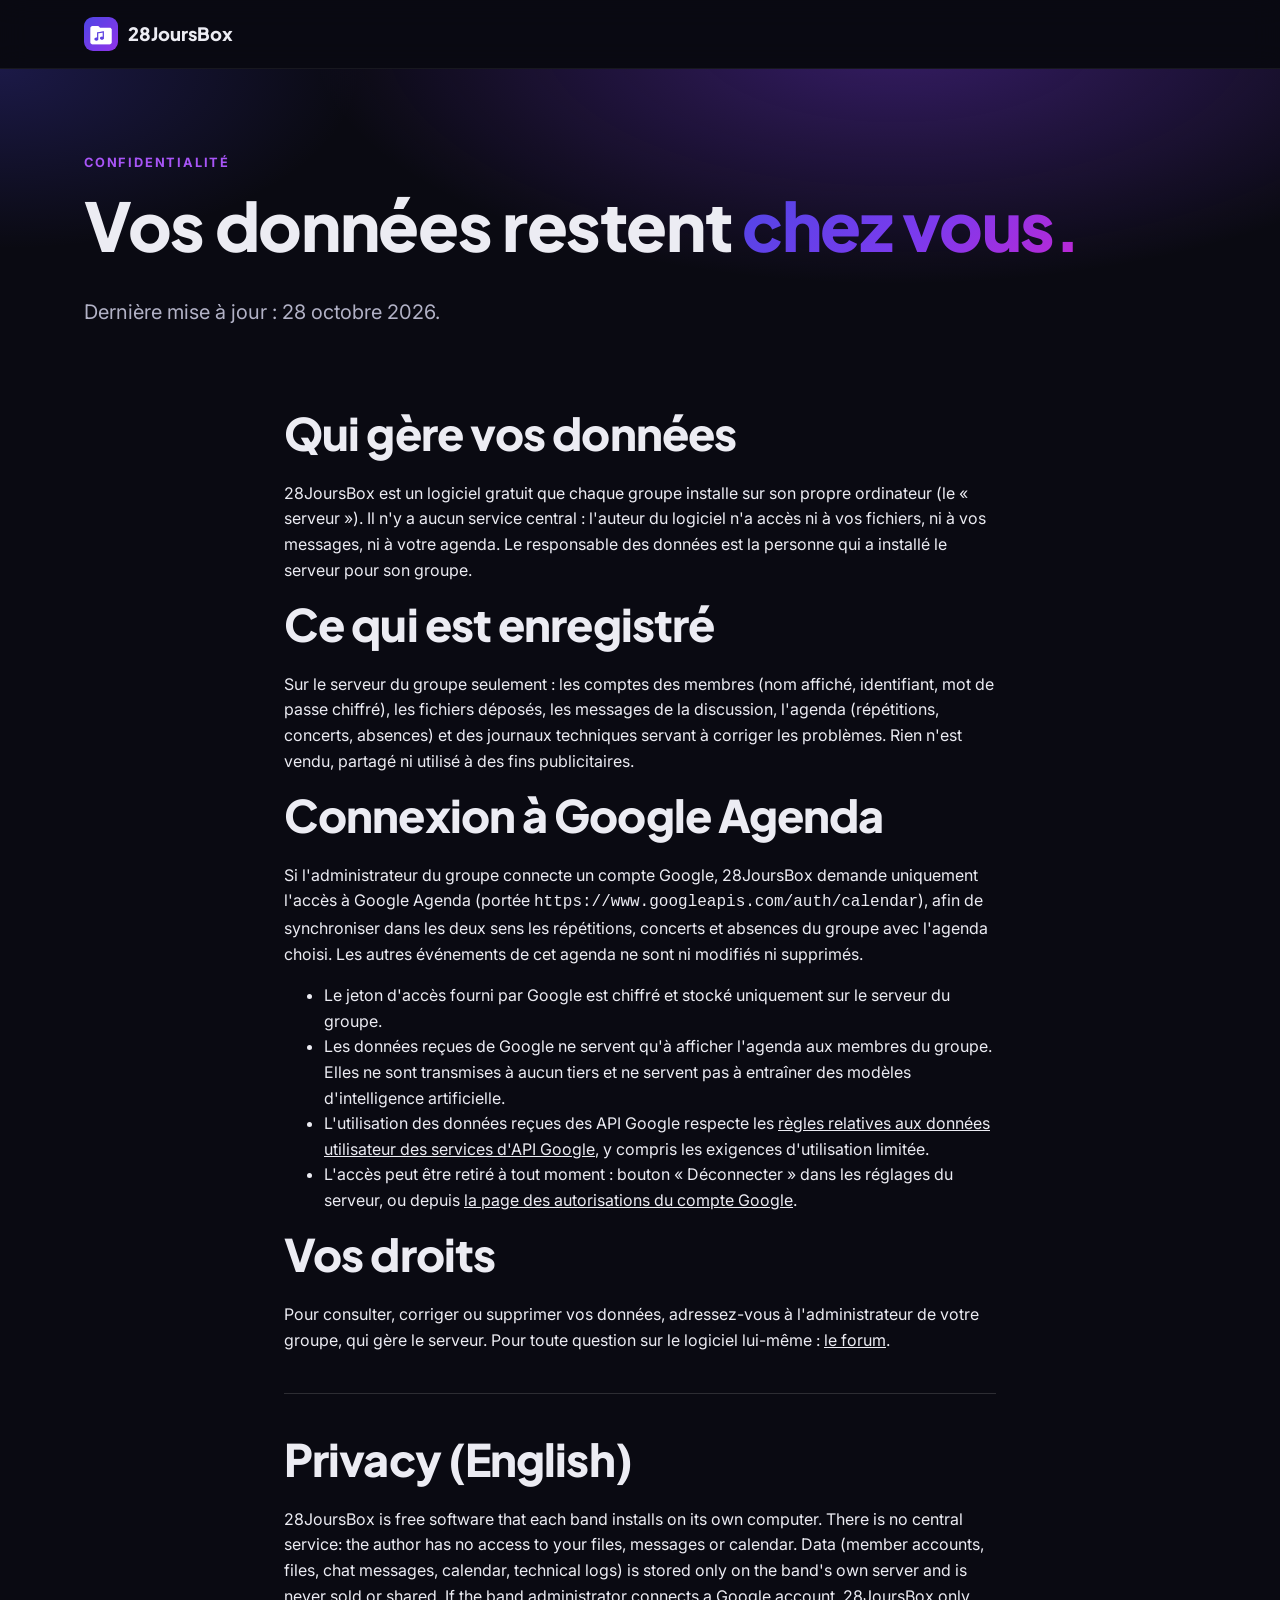
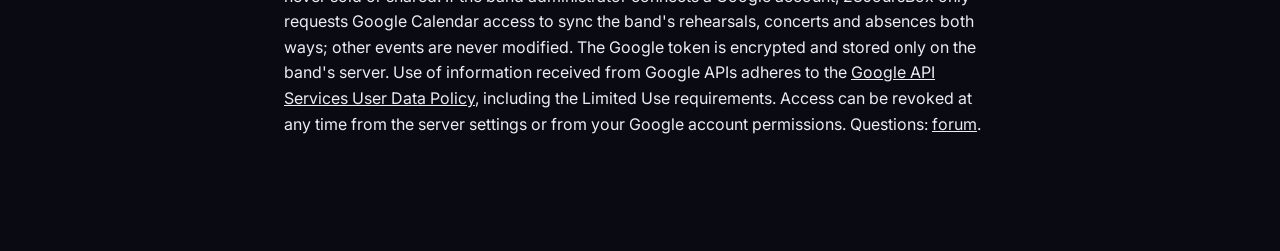
<file: confidentialite.html>
<!DOCTYPE html>
<html lang="fr">
<head>
<meta charset="utf-8"/>
<meta content="width=device-width, initial-scale=1" name="viewport"/>
<title>Confidentialité — 28JoursBox</title>
<meta content="Règles de confidentialité de 28JoursBox : vos données restent sur votre propre serveur." name="description"/>
<meta content="#0a0a12" name="theme-color"/>
<link href="img/favicon.png" rel="icon"/>
<link href="https://fonts.googleapis.com" rel="preconnect"/>
<link crossorigin="" href="https://fonts.gstatic.com" rel="preconnect"/>
<link href="https://fonts.googleapis.com/css2?family=Inter:wght@400;500;600;700&amp;family=Plus+Jakarta+Sans:wght@700;800&amp;display=swap" rel="stylesheet"/>
<link href="style.css?v=30" rel="stylesheet"/>
</head>
<body>
<nav class="nav">
<div class="wrap">
<a class="brand" href="index.html"><img alt="" src="img/logo.png"/>28JoursBox</a>
</div>
</nav>
<header class="page-hero">
<div class="wrap">
<span class="eyebrow">Confidentialité</span>
<h1>Vos données restent <span class="grad-text">chez vous.</span></h1>
<p class="lead">Dernière mise à jour : 28 octobre 2026.</p>
</div>
</header>
<section style="padding-top:20px">
<div class="wrap" style="max-width:760px">

<h2>Qui gère vos données</h2>
<p>28JoursBox est un logiciel gratuit que chaque groupe installe sur son propre ordinateur (le « serveur »). Il n'y a aucun service central : l'auteur du logiciel n'a accès ni à vos fichiers, ni à vos messages, ni à votre agenda. Le responsable des données est la personne qui a installé le serveur pour son groupe.</p>

<h2>Ce qui est enregistré</h2>
<p>Sur le serveur du groupe seulement : les comptes des membres (nom affiché, identifiant, mot de passe chiffré), les fichiers déposés, les messages de la discussion, l'agenda (répétitions, concerts, absences) et des journaux techniques servant à corriger les problèmes. Rien n'est vendu, partagé ni utilisé à des fins publicitaires.</p>

<h2>Connexion à Google Agenda</h2>
<p>Si l'administrateur du groupe connecte un compte Google, 28JoursBox demande uniquement l'accès à Google Agenda (portée <code>https://www.googleapis.com/auth/calendar</code>), afin de synchroniser dans les deux sens les répétitions, concerts et absences du groupe avec l'agenda choisi. Les autres événements de cet agenda ne sont ni modifiés ni supprimés.</p>
<ul>
<li>Le jeton d'accès fourni par Google est chiffré et stocké uniquement sur le serveur du groupe.</li>
<li>Les données reçues de Google ne servent qu'à afficher l'agenda aux membres du groupe. Elles ne sont transmises à aucun tiers et ne servent pas à entraîner des modèles d'intelligence artificielle.</li>
<li>L'utilisation des données reçues des API Google respecte les <a href="https://developers.google.com/terms/api-services-user-data-policy">règles relatives aux données utilisateur des services d'API Google</a>, y compris les exigences d'utilisation limitée.</li>
<li>L'accès peut être retiré à tout moment : bouton « Déconnecter » dans les réglages du serveur, ou depuis <a href="https://myaccount.google.com/permissions">la page des autorisations du compte Google</a>.</li>
</ul>

<h2>Vos droits</h2>
<p>Pour consulter, corriger ou supprimer vos données, adressez-vous à l'administrateur de votre groupe, qui gère le serveur. Pour toute question sur le logiciel lui-même : <a href="forum.html">le forum</a>.</p>

<hr style="margin:40px 0;border:0;border-top:1px solid rgba(127,127,127,.3)"/>

<h2 lang="en">Privacy (English)</h2>
<p lang="en">28JoursBox is free software that each band installs on its own computer. There is no central service: the author has no access to your files, messages or calendar. Data (member accounts, files, chat messages, calendar, technical logs) is stored only on the band's own server and is never sold or shared. If the band administrator connects a Google account, 28JoursBox only requests Google Calendar access to sync the band's rehearsals, concerts and absences both ways; other events are never modified. The Google token is encrypted and stored only on the band's server. Use of information received from Google APIs adheres to the <a href="https://developers.google.com/terms/api-services-user-data-policy">Google API Services User Data Policy</a>, including the Limited Use requirements. Access can be revoked at any time from the server settings or from your Google account permissions. Questions: <a href="forum.html">forum</a>.</p>

</div>
</section>
</body>
</html>
</file>
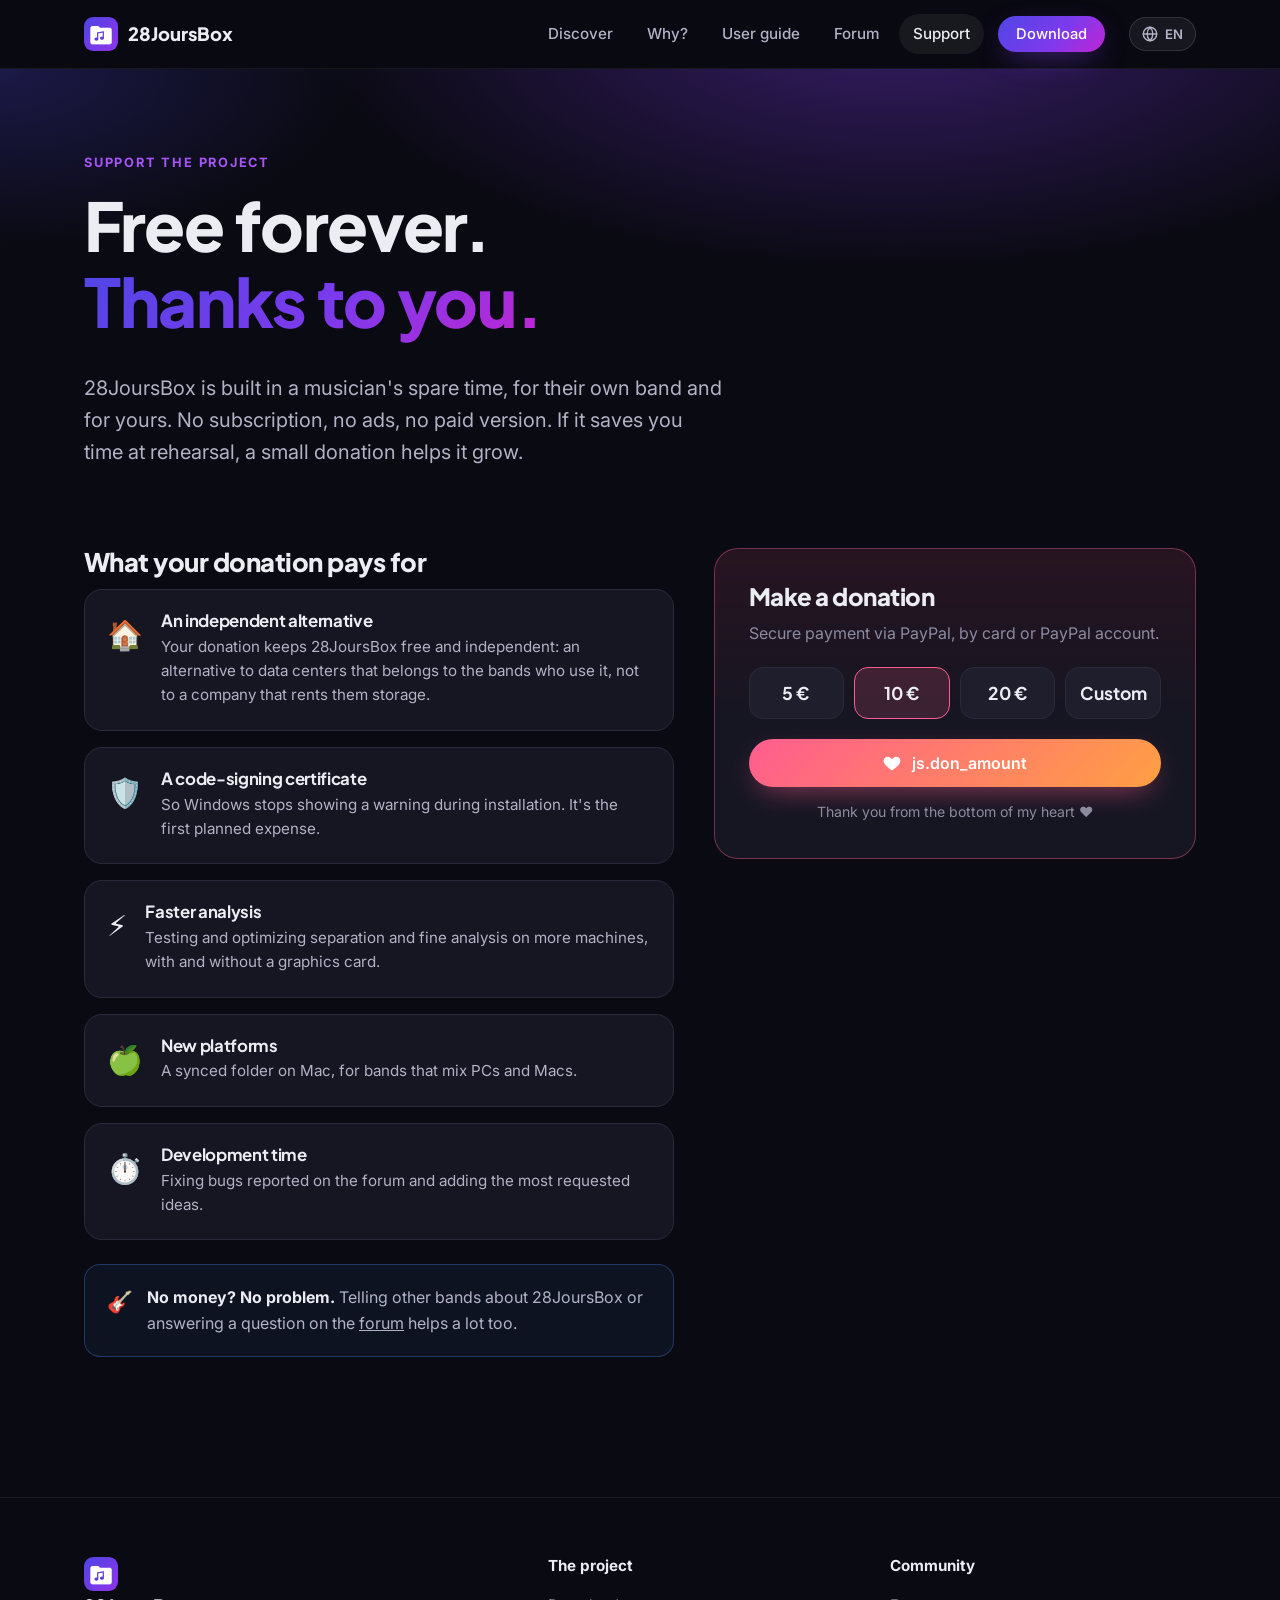
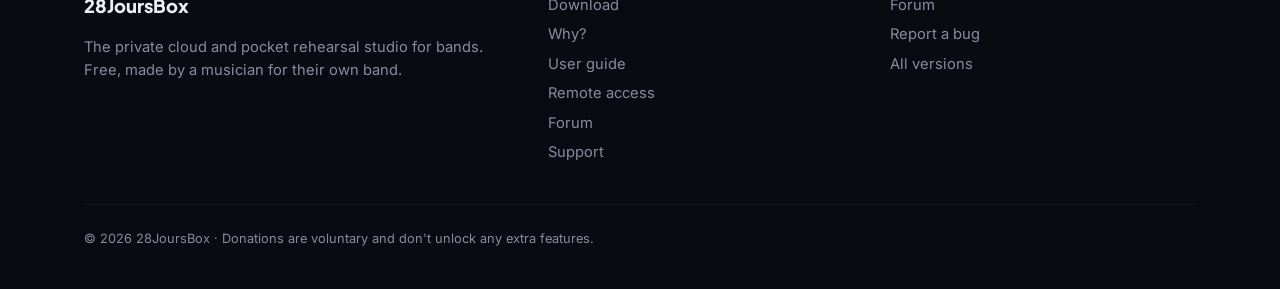
<file: don.html>
<!DOCTYPE html>

<html lang="en">
<head>
<meta charset="utf-8"/>
<meta content="width=device-width, initial-scale=1" name="viewport"/>
<title data-i18n="soutenir_28joursbox">Support 28JoursBox</title>
<meta content="28JoursBox is free and will stay free. A donation helps fund its development." data-i18n-content="28joursbox_est_gratuit_et_le" name="description"/>
<meta content="#0a0a12" name="theme-color"/>
<link href="img/favicon.png" rel="icon"/>
<link href="https://fonts.googleapis.com" rel="preconnect"/>
<link crossorigin="" href="https://fonts.gstatic.com" rel="preconnect"/>
<link href="https://fonts.googleapis.com/css2?family=Inter:wght@400;500;600;700&amp;family=Plus+Jakarta+Sans:wght@700;800&amp;display=swap" rel="stylesheet"/>
<link href="style.css?v=31" rel="stylesheet"/>
</head>
<body>
<nav class="nav">
<div class="wrap">
<a class="brand" href="index.html"><img alt="" src="img/logo.png"/>28JoursBox</a>
<div class="lang" id="lang"></div>
<button aria-expanded="false" aria-label="Menu" class="nav-toggle" data-i18n-aria-label="menu"><svg fill="none" stroke="currentColor" stroke-linecap="round" stroke-width="2" viewbox="0 0 24 24"><path d="M4 7h16M4 12h16M4 17h16"></path></svg></button>
<div class="nav-links">
<a data-i18n="decouvrir" href="index.html">Discover</a>
<a data-i18n="nav_why" href="pourquoi.html">Why?</a><a data-i18n="nav_guide" href="guide.html">User guide</a><a data-i18n="forum" href="forum.html">Forum</a>
<a aria-current="page" data-i18n="soutenir" href="don.html">Support</a>
<a class="btn small" data-i18n="telecharger" href="telecharger.html">Download</a>
</div>
</div>
</nav>
<header class="page-hero">
<div class="wrap">
<span class="eyebrow" data-i18n="soutenir_le_projet_2">Support the project</span>
<h1 data-i18n="gratuit_pour_toujours_grace_a">Free forever.<br/><span class="grad-text">Thanks to you.</span></h1>
<p class="lead" data-i18n="28joursbox_est_developpe_sur_le">28JoursBox is built in a musician's spare time, for their own band and for yours. No subscription, no ads, no paid version. If it saves you time at rehearsal, a small donation helps it grow.</p>
</div>
</header>
<section style="padding-top:20px">
<div class="wrap">
<div class="don-layout">
<div>
<h2 class="reveal" data-i18n="a_quoi_sert_votre_don" style="font-size:1.6rem">What your donation pays for</h2>
<div class="uses"><div class="use reveal"><span class="emoji">🏠</span><div><h3 data-i18n="don_dc_t">An independent alternative</h3><p data-i18n="don_dc_p">Your donation keeps 28JoursBox free and independent: an alternative to data centers that belongs to the bands who use it, not to a company that rents them storage.</p></div></div>
<div class="use reveal"><span class="emoji">🛡️</span><div><h3 data-i18n="un_certificat_de_signature">A code-signing certificate</h3><p data-i18n="pour_que_windows_n_affiche">So Windows stops showing a warning during installation. It's the first planned expense.</p></div></div>
<div class="use reveal"><span class="emoji">⚡</span><div><h3 data-i18n="des_analyses_plus_rapides">Faster analysis</h3><p data-i18n="tester_et_optimiser_la_separation">Testing and optimizing separation and fine analysis on more machines, with and without a graphics card.</p></div></div>
<div class="use reveal"><span class="emoji">🍏</span><div><h3 data-i18n="de_nouvelles_plateformes">New platforms</h3><p data-i18n="un_dossier_synchronise_sur_mac">A synced folder on Mac, for bands that mix PCs and Macs.</p></div></div>
<div class="use reveal"><span class="emoji">⏱️</span><div><h3 data-i18n="du_temps_de_developpement">Development time</h3><p data-i18n="corriger_les_bugs_remontes_sur">Fixing bugs reported on the forum and adding the most requested ideas.</p></div></div>
</div>
<div class="note info reveal" style="margin-top:24px">
<span class="i">🎸</span>
<div data-i18n="pas_d_argent_aucun_probleme"><b>No money? No problem.</b> Telling other bands about 28JoursBox or answering a question on the <a href="forum.html">forum</a> helps a lot too.</div>
</div>
</div>
<aside class="don-card reveal">
<h2 data-i18n="faire_un_don" style="font-size:1.5rem">Make a donation</h2>
<p class="muted" data-i18n="paiement_securise_par_paypal_par" style="margin:0">Secure payment via PayPal, by card or PayPal account.</p>
<div class="amounts">
<button class="amount" data-v="5">5 €</button>
<button class="amount on" data-v="10">10 €</button>
<button class="amount" data-v="20">20 €</button>
<button class="amount" data-i18n="libre" data-v="0">Custom</button>
</div>
<a class="btn heart" id="don-btn" rel="noopener" target="_blank"><svg fill="currentColor" viewbox="0 0 24 24"><path d="M12 21s-7.5-4.6-9.6-9.2C.9 8.4 3 4.5 6.8 4.5c2.1 0 3.6 1.1 5.2 3 1.6-1.9 3.1-3 5.2-3 3.8 0 5.9 3.9 4.4 7.3C19.5 16.4 12 21 12 21z"></path></svg><span data-i18n="donner_10_avec_paypal">Donate €10 with PayPal</span></a>
<p class="don-msg" data-i18n="merci_du_fond_du_cur" id="don-msg">Thank you from the bottom of my heart ♥</p>
</aside>
</div>
</div>
</section>
<footer>
<div class="wrap">
<div class="foot">
<div>
<a class="brand" href="index.html" style="color:var(--text);margin-bottom:12px"><img alt="" src="img/logo.png"/>28JoursBox</a>
<p data-i18n="le_cloud_prive_et_le_3">The private cloud and pocket rehearsal studio for bands. Free, made by a musician for their own band.</p>
</div>
<div>
<h4 data-i18n="le_projet">The project</h4>
<a data-i18n="telecharger" href="telecharger.html">Download</a>
<a data-i18n="nav_why" href="pourquoi.html">Why?</a><a data-i18n="nav_guide" href="guide.html">User guide</a><a data-i18n="nav_acces" href="acces-exterieur.html">Remote access</a><a data-i18n="forum" href="forum.html">Forum</a>
<a data-i18n="soutenir" href="don.html">Support</a>
</div>
<div>
<h4 data-i18n="communaute">Community</h4>
<a data-i18n="forum" href="forum.html">Forum</a>
<a data-gh="/issues/new" data-i18n="signaler_un_bug" href="forum.html">Report a bug</a>
<a data-gh="/releases" data-i18n="toutes_les_versions" href="telecharger.html">All versions</a>
</div>
</div>
<div class="credits" data-i18n="2026_28joursbox_les_dons_sont">© <span id="year">2026</span> 28JoursBox · Donations are voluntary and don't unlock any extra features.</div>
</div>
</footer>
<script src="config.js?v=10"></script>
<script src="i18n.js?v=31"></script>
<script src="site.js?v=31"></script>
</body>
</html>
</file>
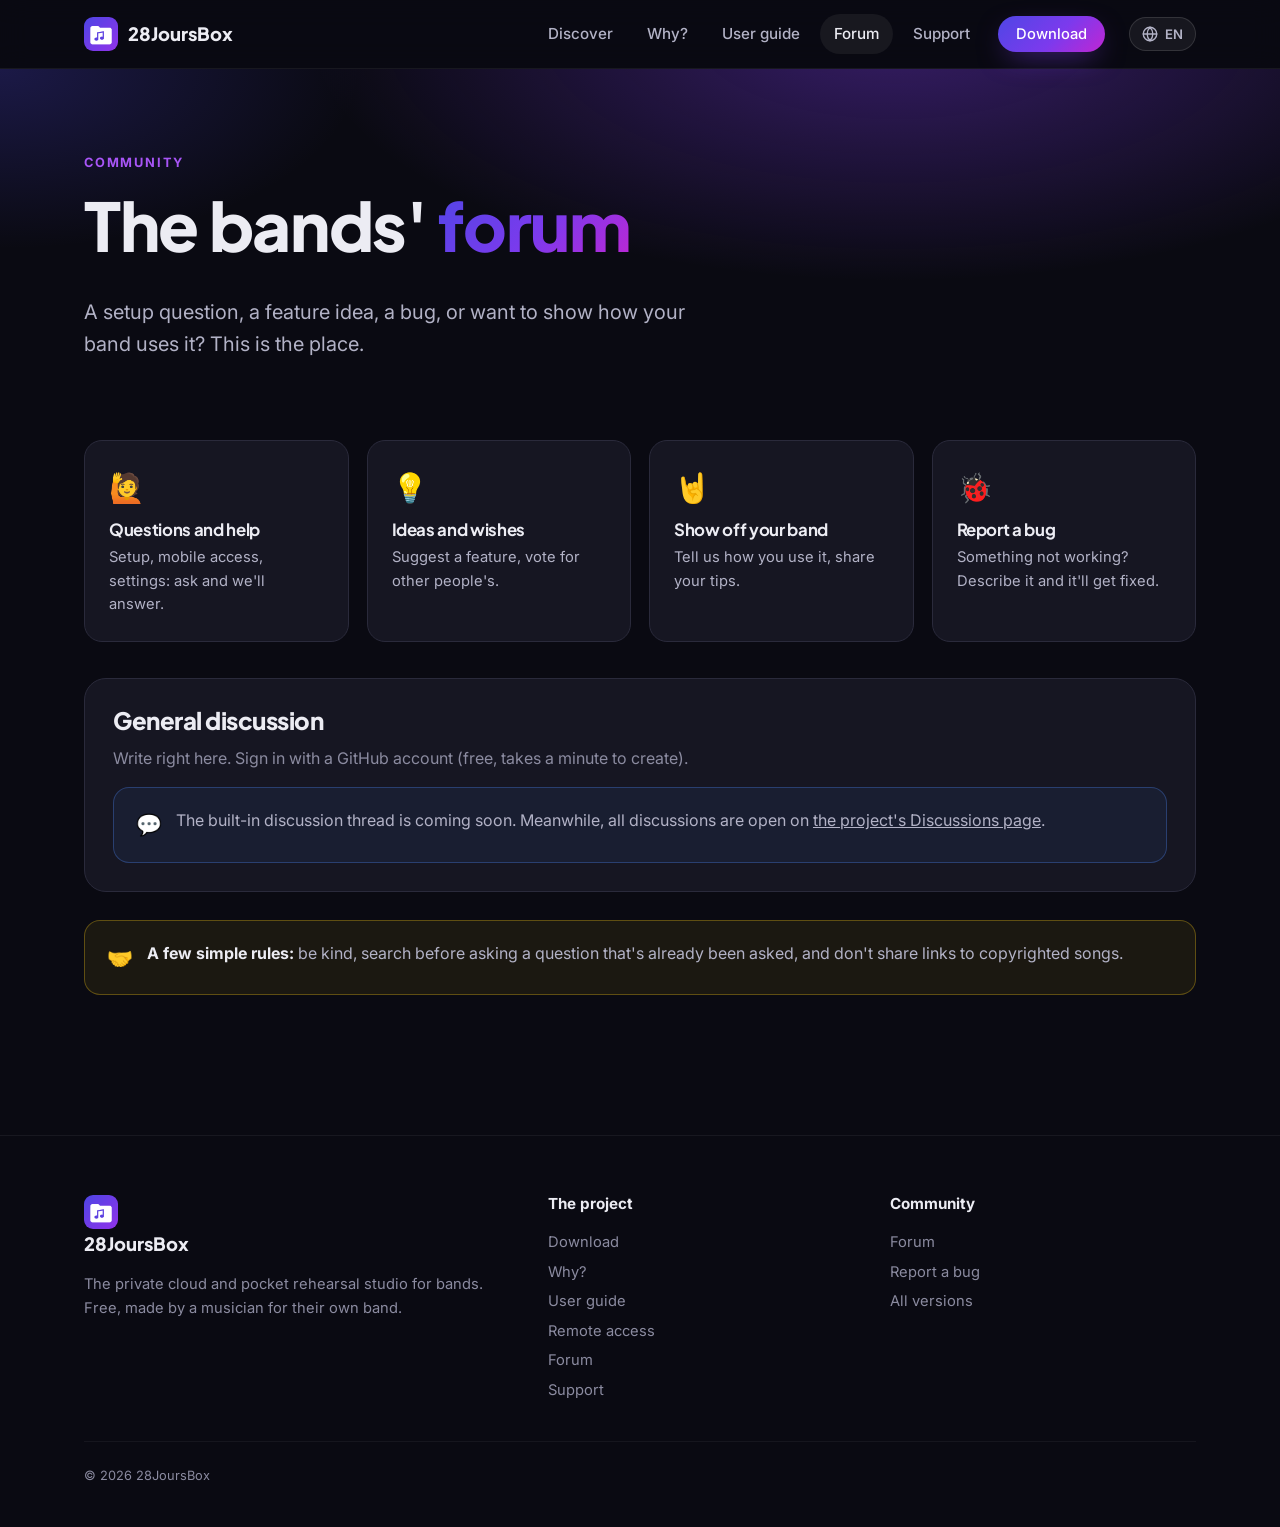
<file: forum.html>
<!DOCTYPE html>

<html lang="en">
<head>
<meta charset="utf-8"/>
<meta content="width=device-width, initial-scale=1" name="viewport"/>
<title data-i18n="forum_28joursbox">28JoursBox Forum</title>
<meta content="The 28JoursBox community forum: questions, ideas, help and feedback from bands." data-i18n-content="le_forum_de_la_communaute" name="description"/>
<meta content="#0a0a12" name="theme-color"/>
<link href="img/favicon.png" rel="icon"/>
<link href="https://fonts.googleapis.com" rel="preconnect"/>
<link crossorigin="" href="https://fonts.gstatic.com" rel="preconnect"/>
<link href="https://fonts.googleapis.com/css2?family=Inter:wght@400;500;600;700&amp;family=Plus+Jakarta+Sans:wght@700;800&amp;display=swap" rel="stylesheet"/>
<link href="style.css?v=31" rel="stylesheet"/>
</head>
<body>
<nav class="nav">
<div class="wrap">
<a class="brand" href="index.html"><img alt="" src="img/logo.png"/>28JoursBox</a>
<div class="lang" id="lang"></div>
<button aria-expanded="false" aria-label="Menu" class="nav-toggle" data-i18n-aria-label="menu"><svg fill="none" stroke="currentColor" stroke-linecap="round" stroke-width="2" viewbox="0 0 24 24"><path d="M4 7h16M4 12h16M4 17h16"></path></svg></button>
<div class="nav-links">
<a data-i18n="decouvrir" href="index.html">Discover</a>
<a data-i18n="nav_why" href="pourquoi.html">Why?</a><a data-i18n="nav_guide" href="guide.html">User guide</a><a aria-current="page" data-i18n="forum" href="forum.html">Forum</a>
<a data-i18n="soutenir" href="don.html">Support</a>
<a class="btn small" data-i18n="telecharger" href="telecharger.html">Download</a>
</div>
</div>
</nav>
<header class="page-hero">
<div class="wrap">
<span class="eyebrow" data-i18n="communaute">Community</span>
<h1 data-i18n="le_forum_des_groupes">The bands' <span class="grad-text">forum</span></h1>
<p class="lead" data-i18n="une_question_d_installation_une">A setup question, a feature idea, a bug, or want to show how your band uses it? This is the place.</p>
</div>
</header>
<section style="padding-top:20px">
<div class="wrap">
<div class="cats">
<a class="cat reveal" data-gh="/discussions/categories/q-a" href="https://github.com/MarcTT69/28JoursBox-communaute/discussions"><div class="emoji">🙋</div><h3 data-i18n="questions_et_entraide">Questions and help</h3><p data-i18n="installation_acces_en_4g_reglages">Setup, mobile access, settings: ask and we'll answer.</p></a>
<a class="cat reveal" data-gh="/discussions/categories/ideas" href="https://github.com/MarcTT69/28JoursBox-communaute/discussions"><div class="emoji">💡</div><h3 data-i18n="idees_et_envies">Ideas and wishes</h3><p data-i18n="proposez_une_fonction_votez_pour">Suggest a feature, vote for other people's.</p></a>
<a class="cat reveal" data-gh="/discussions/categories/show-and-tell" href="https://github.com/MarcTT69/28JoursBox-communaute/discussions"><div class="emoji">🤘</div><h3 data-i18n="montrez_votre_groupe">Show off your band</h3><p data-i18n="racontez_comment_vous_l_utilisez">Tell us how you use it, share your tips.</p></a>
<a class="cat reveal" data-gh="/issues/new" href="https://github.com/MarcTT69/28JoursBox-communaute/issues"><div class="emoji">🐞</div><h3 data-i18n="signaler_un_bug">Report a bug</h3><p data-i18n="quelque_chose_ne_marche_pas">Something not working? Describe it and it'll get fixed.</p></a>
</div>
<div class="giscus-box reveal" style="margin-top:36px">
<h2 data-i18n="discussion_generale" style="font-size:1.5rem">General discussion</h2>
<p class="muted" data-i18n="ecrivez_directement_ici_la_connexion">Write right here. Sign in with a GitHub account (free, takes a minute to create).</p>
<div id="giscus">
<div class="note info">
<span class="i">💬</span>
<div data-i18n="le_fil_de_discussion_integre">The built-in discussion thread is coming soon. Meanwhile, all discussions are open on <a data-gh="/discussions" href="https://github.com/MarcTT69/28JoursBox-communaute/discussions">the project's Discussions page</a>.</div>
</div>
</div>
</div>
<div class="note reveal" style="margin-top:28px">
<span class="i">🤝</span>
<div data-i18n="quelques_regles_simples_on_reste"><b>A few simple rules:</b> be kind, search before asking a question that's already been asked, and don't share links to copyrighted songs.</div>
</div>
</div>
</section>
<footer>
<div class="wrap">
<div class="foot">
<div>
<a class="brand" href="index.html" style="color:var(--text);margin-bottom:12px"><img alt="" src="img/logo.png"/>28JoursBox</a>
<p data-i18n="le_cloud_prive_et_le_3">The private cloud and pocket rehearsal studio for bands. Free, made by a musician for their own band.</p>
</div>
<div>
<h4 data-i18n="le_projet">The project</h4>
<a data-i18n="telecharger" href="telecharger.html">Download</a>
<a data-i18n="nav_why" href="pourquoi.html">Why?</a><a data-i18n="nav_guide" href="guide.html">User guide</a><a data-i18n="nav_acces" href="acces-exterieur.html">Remote access</a><a data-i18n="forum" href="forum.html">Forum</a>
<a data-i18n="soutenir" href="don.html">Support</a>
</div>
<div>
<h4 data-i18n="communaute">Community</h4>
<a data-i18n="forum" href="forum.html">Forum</a>
<a data-gh="/issues/new" data-i18n="signaler_un_bug" href="forum.html">Report a bug</a>
<a data-gh="/releases" data-i18n="toutes_les_versions" href="telecharger.html">All versions</a>
</div>
</div>
<div class="credits">© <span id="year">2026</span> 28JoursBox</div>
</div>
</footer>
<script src="config.js?v=10"></script>
<script src="i18n.js?v=31"></script>
<script src="site.js?v=31"></script>
</body>
</html>
</file>
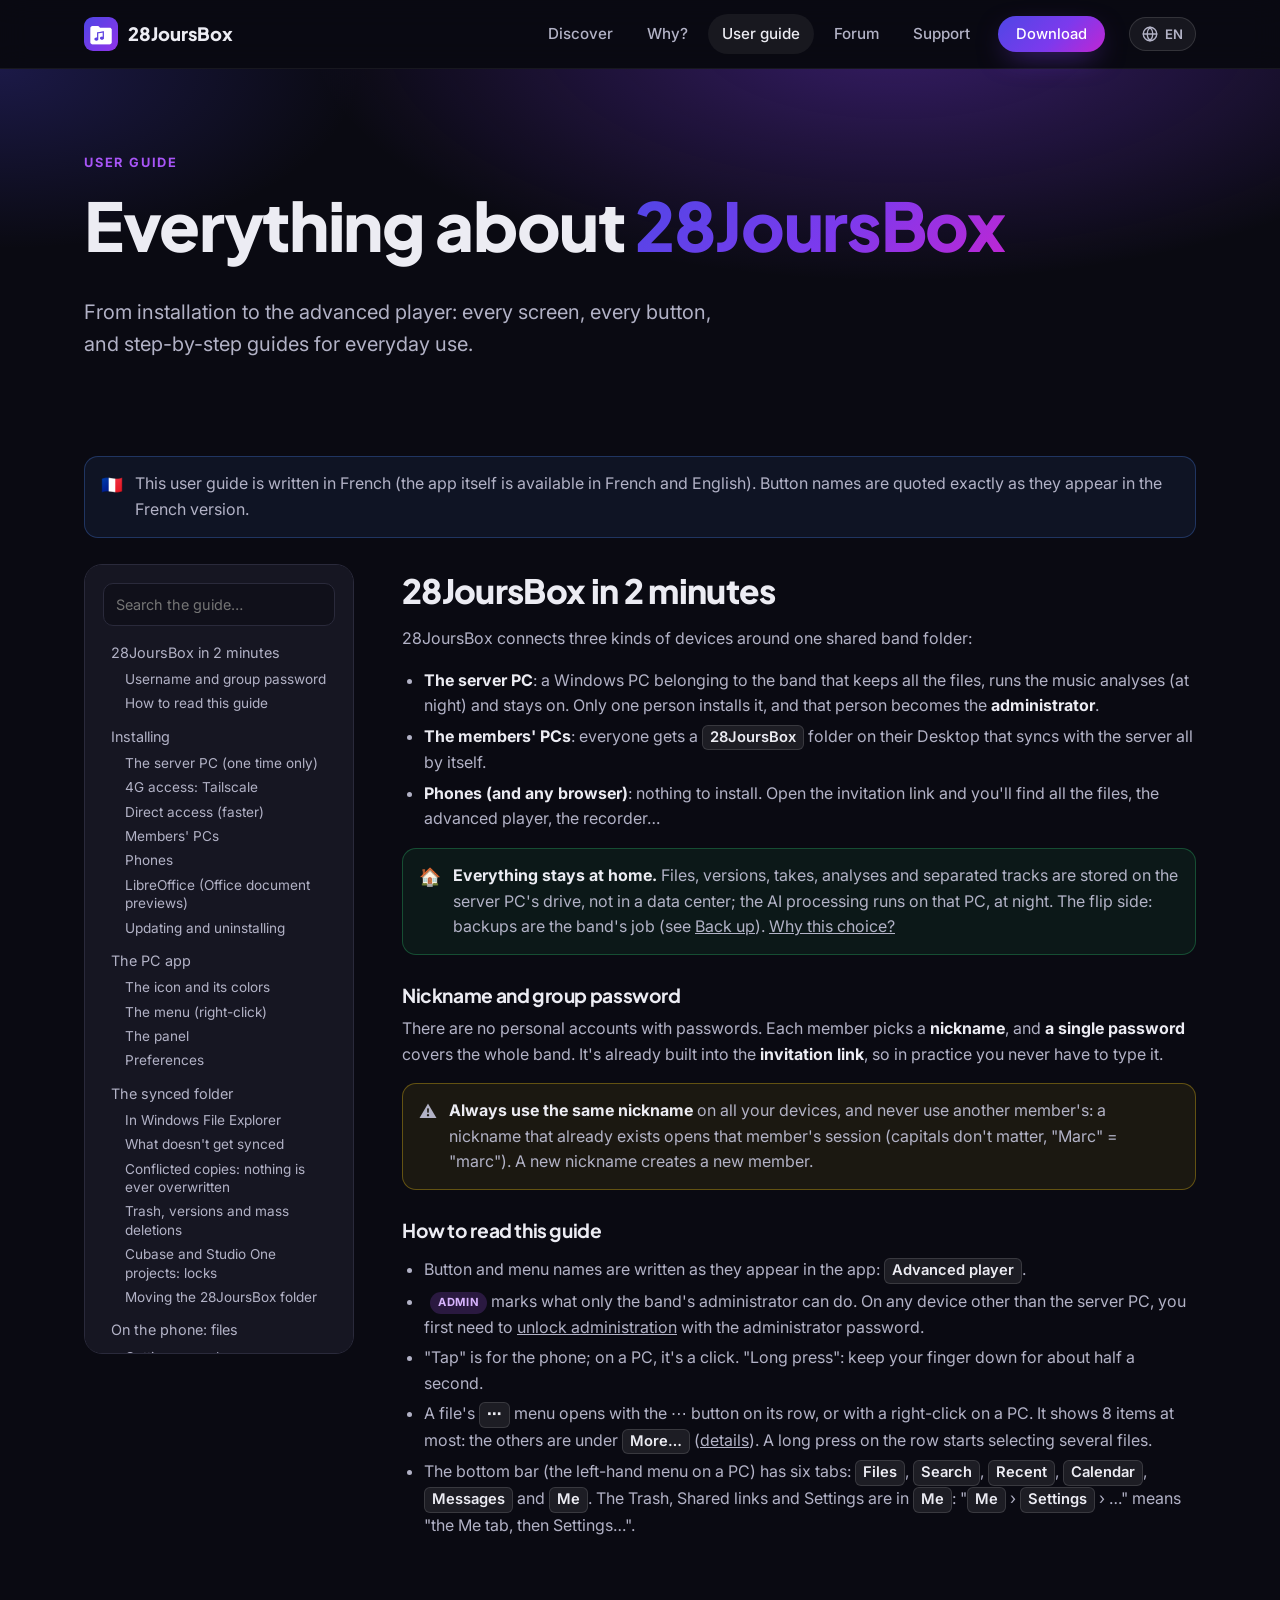
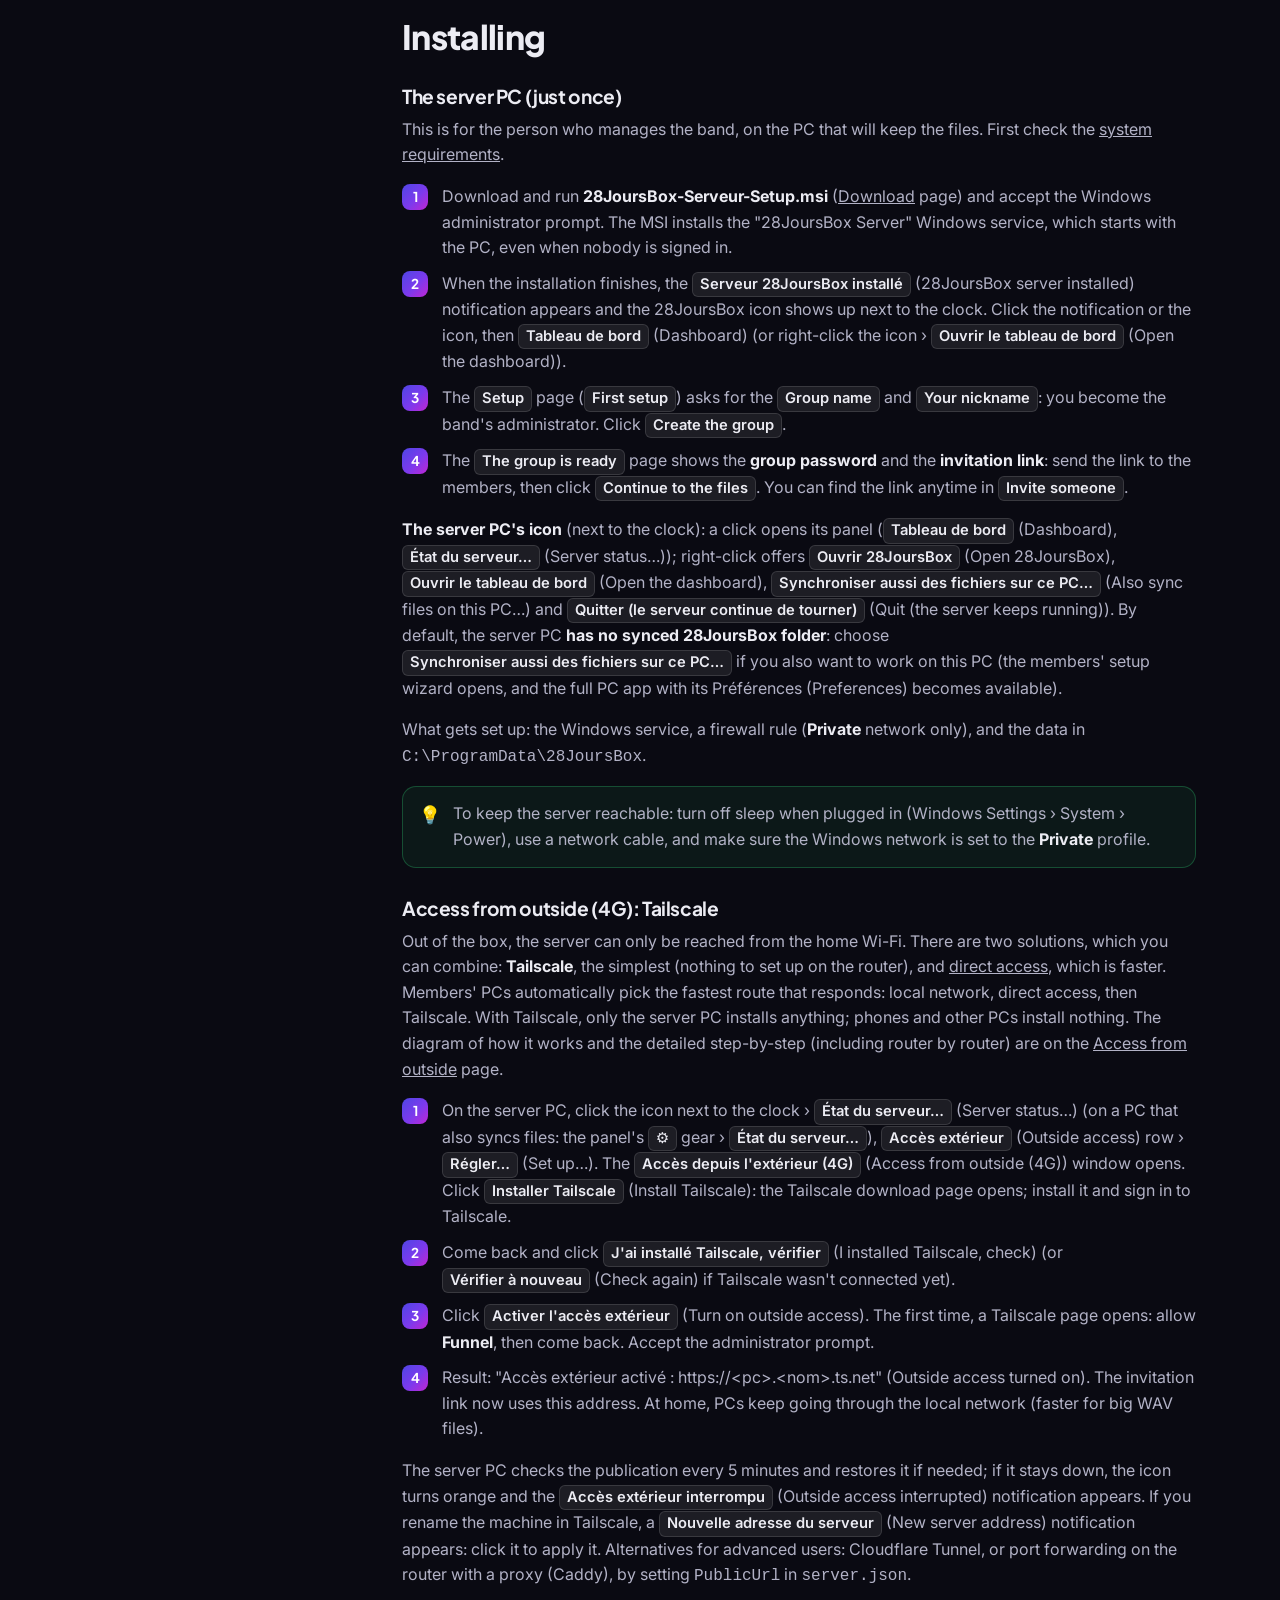
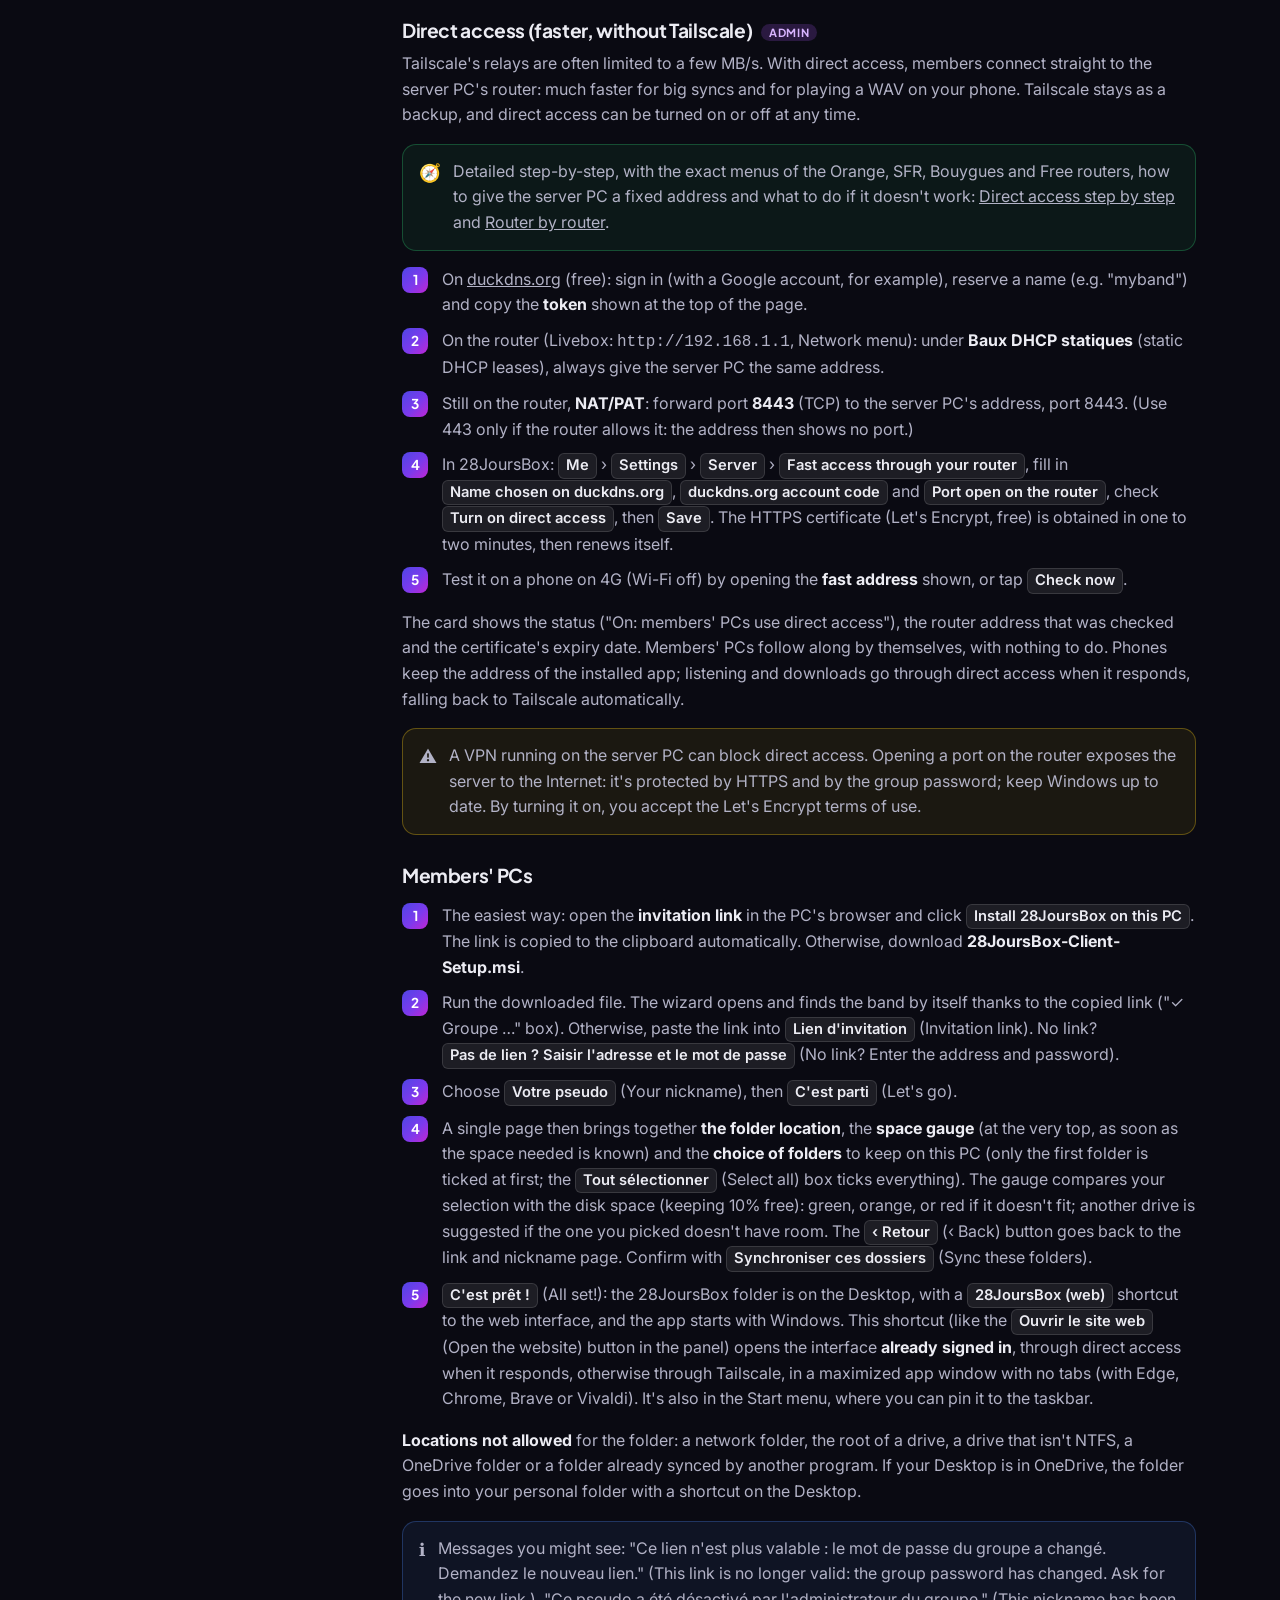
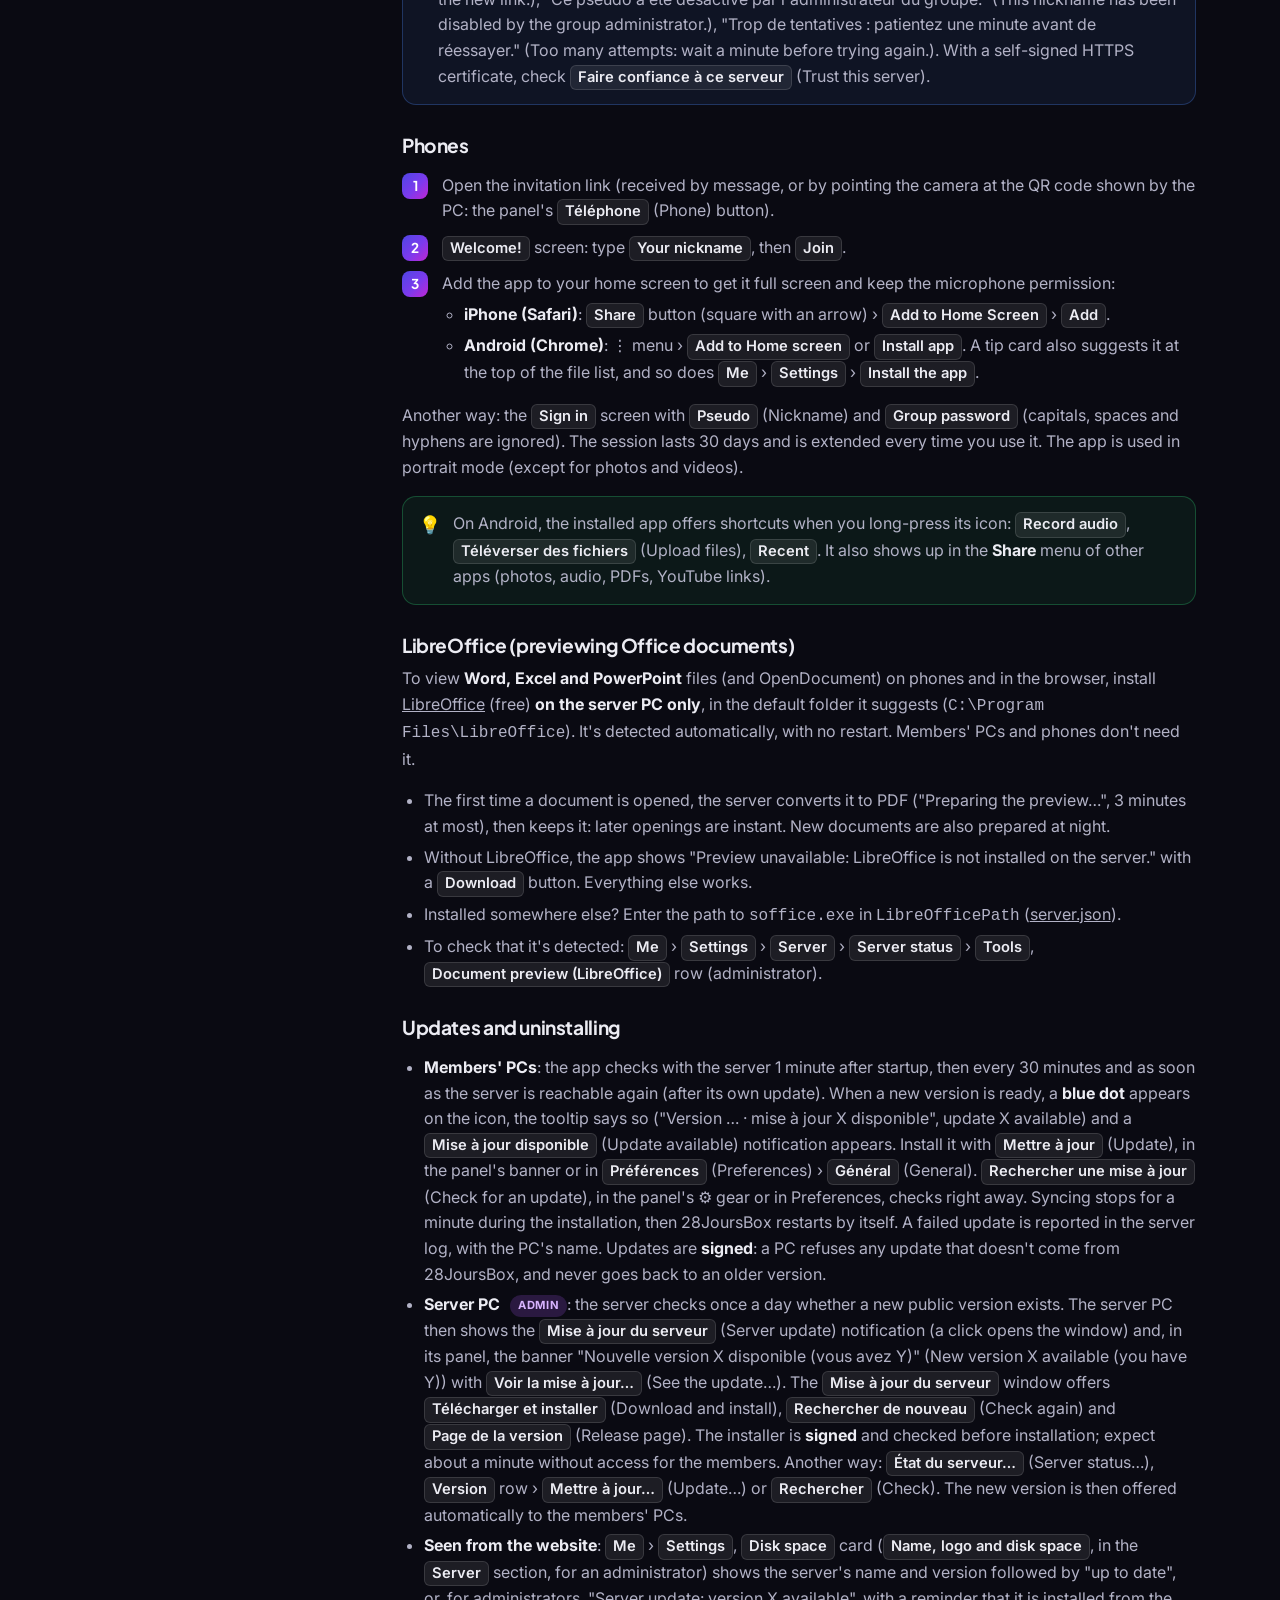
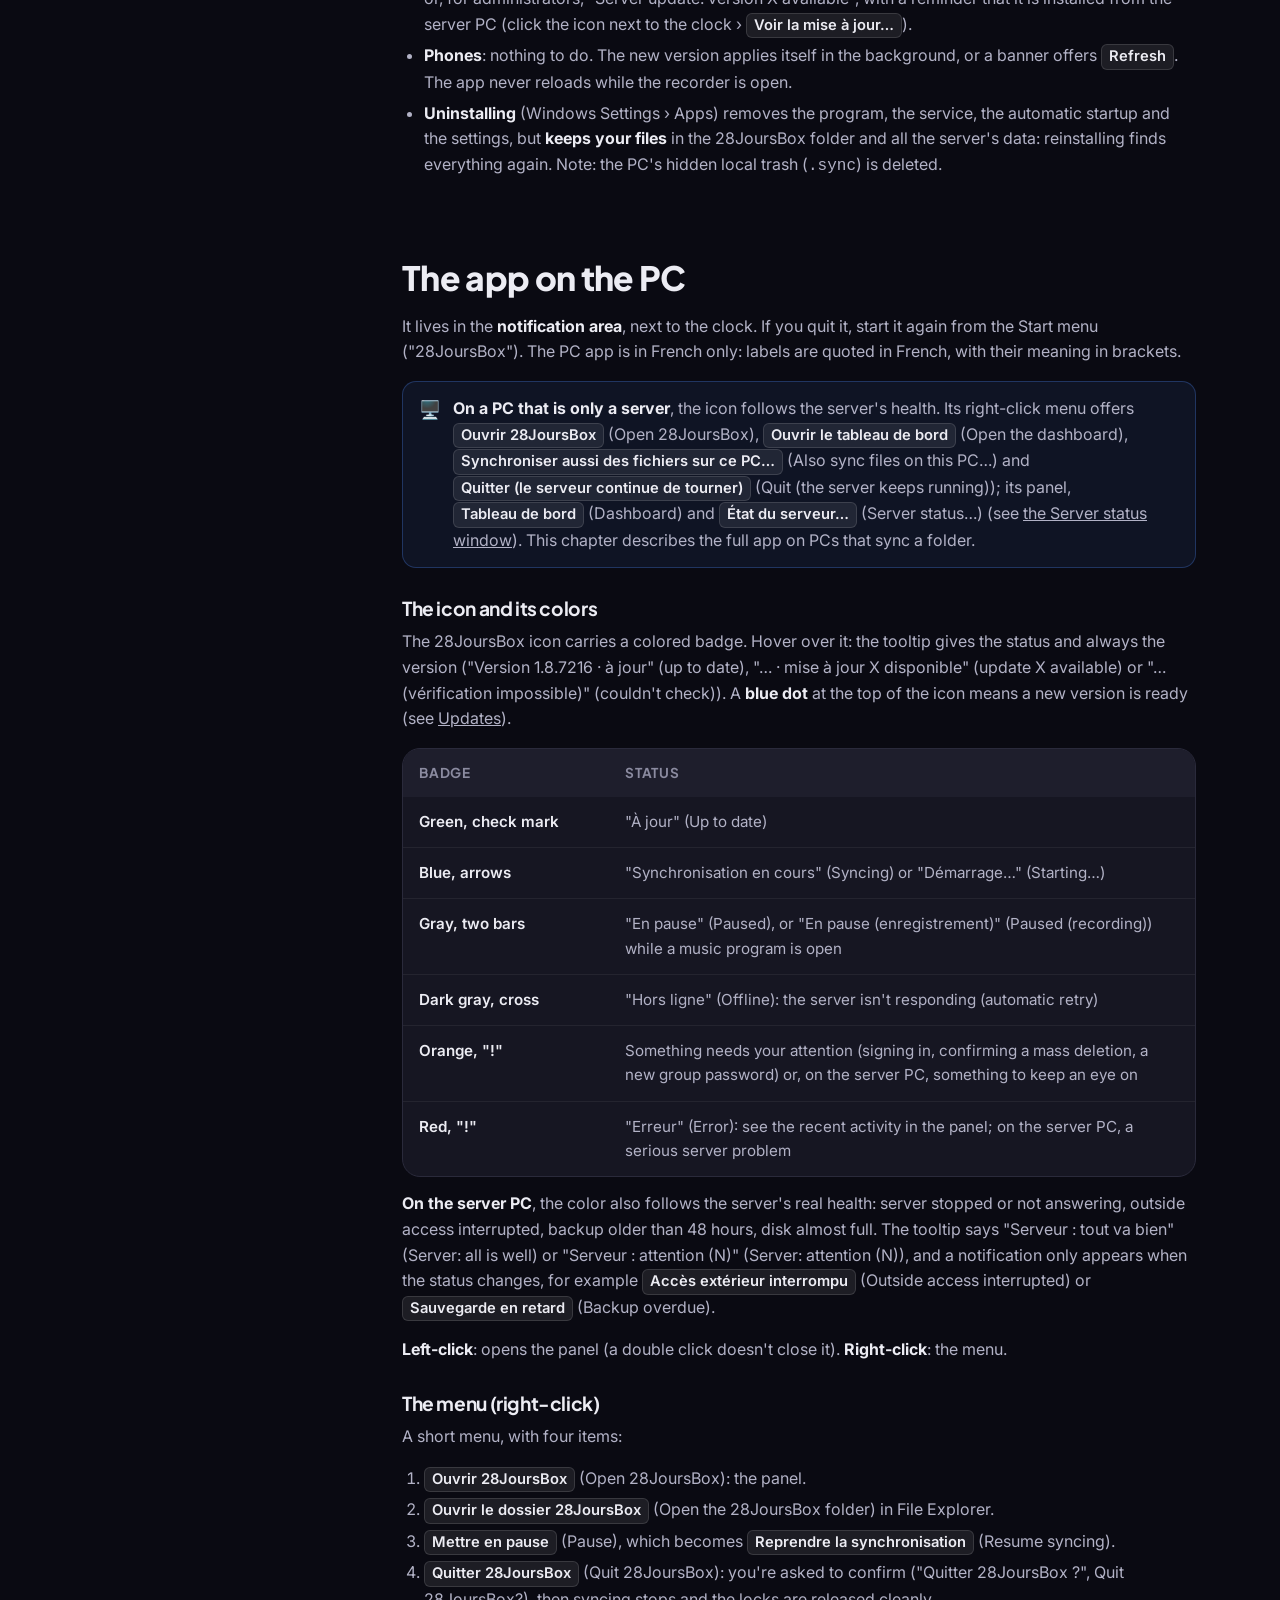
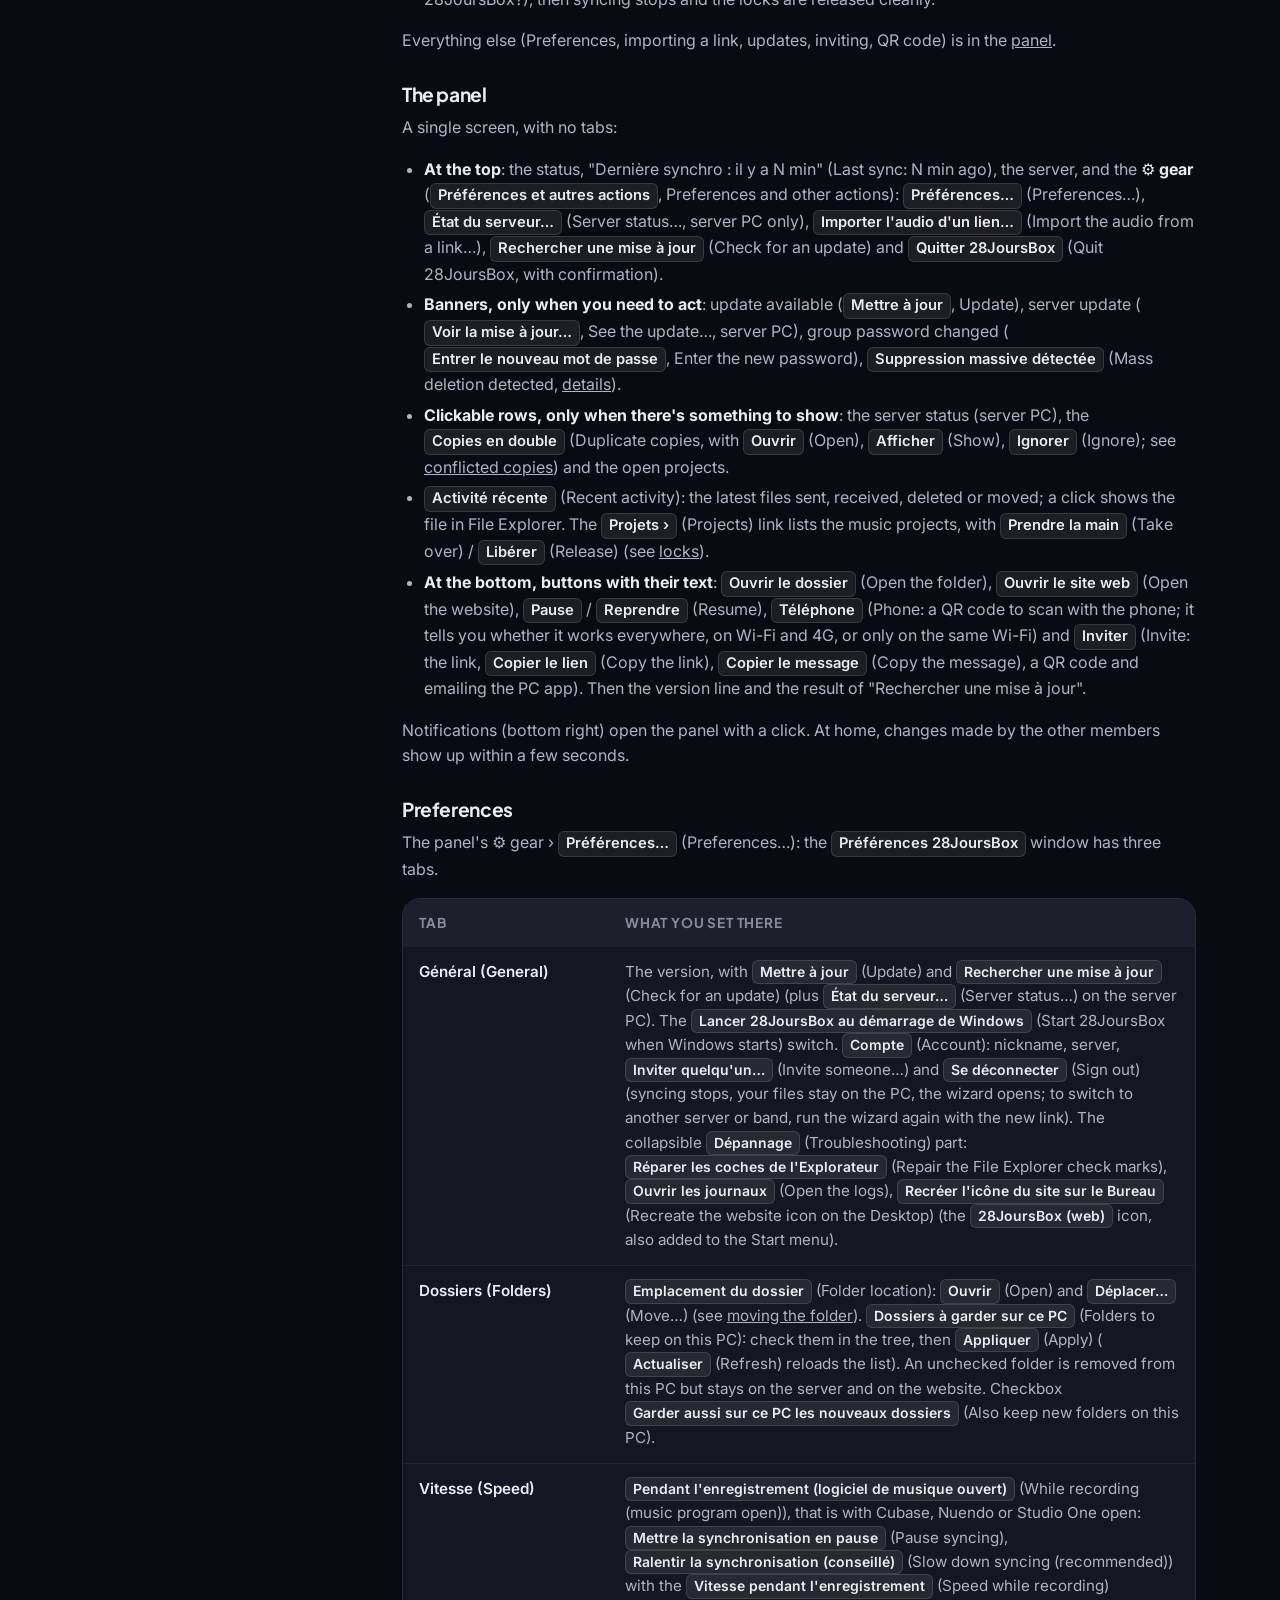
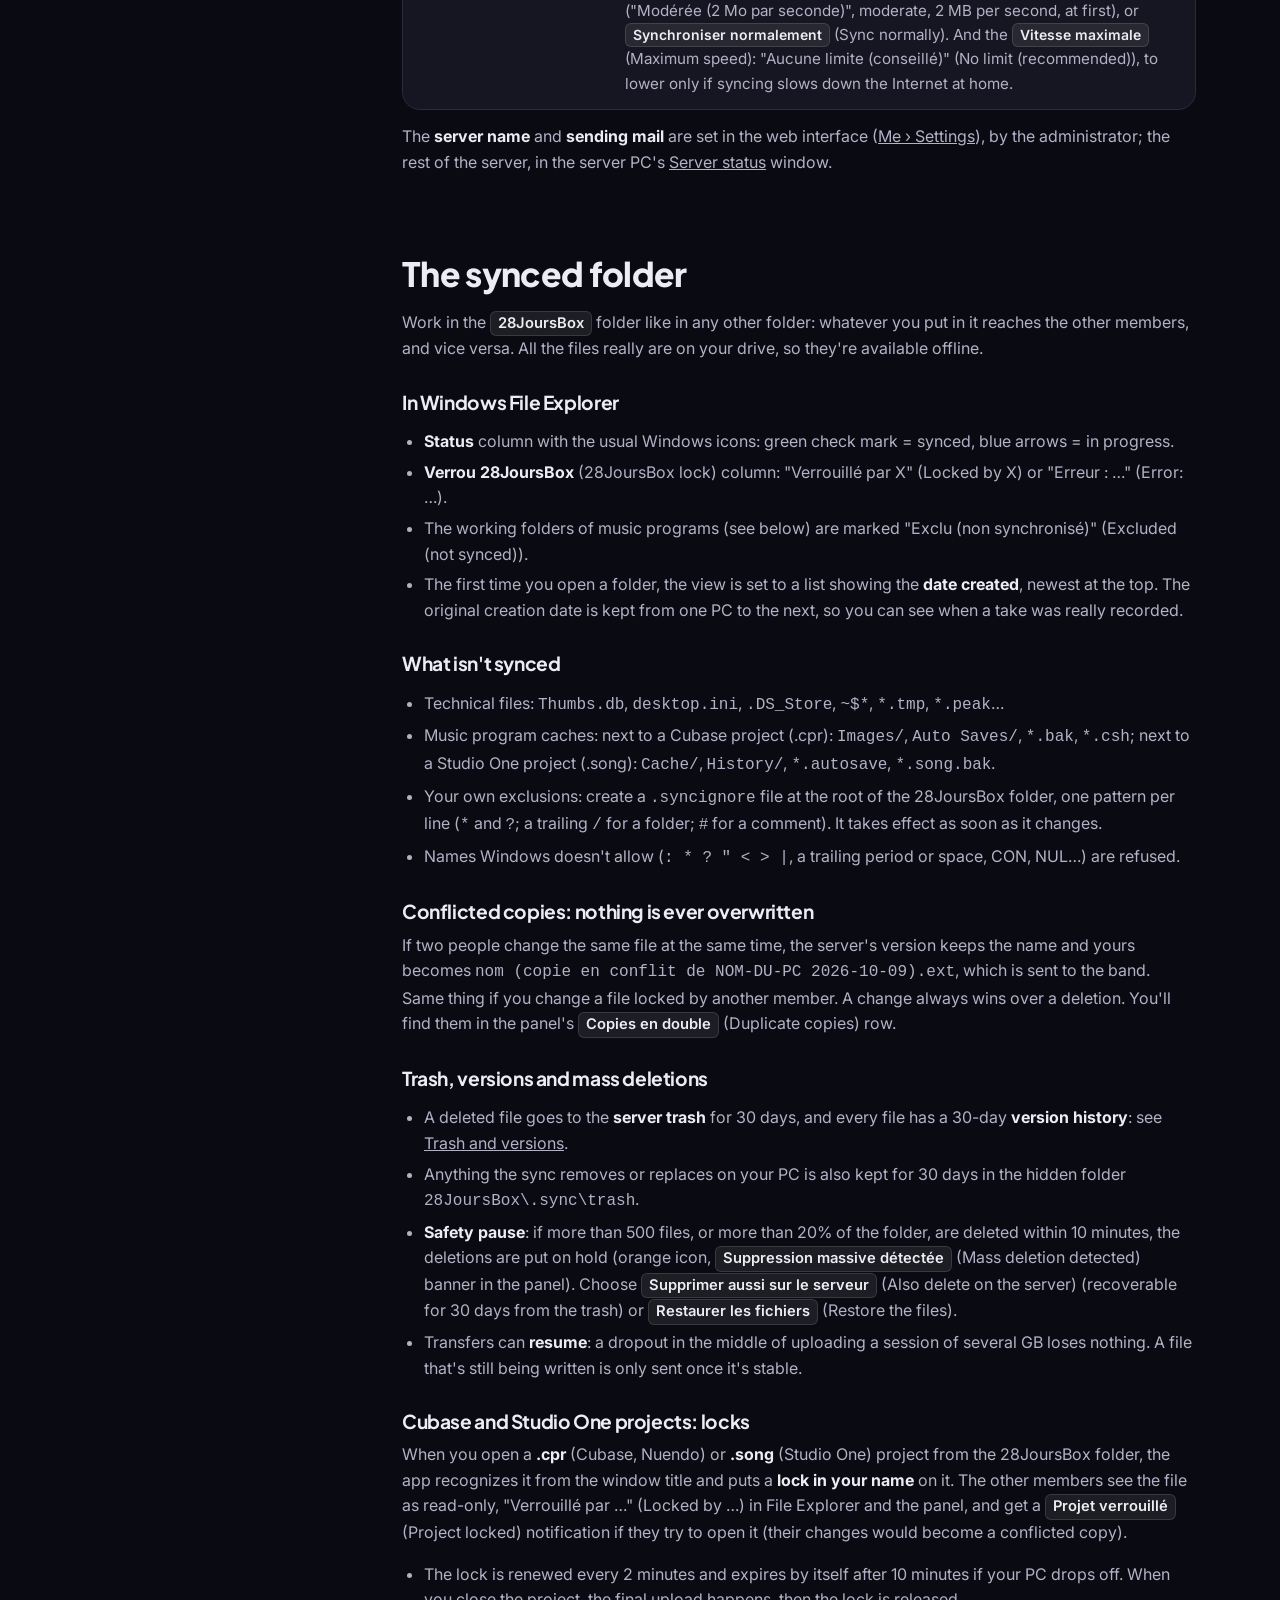
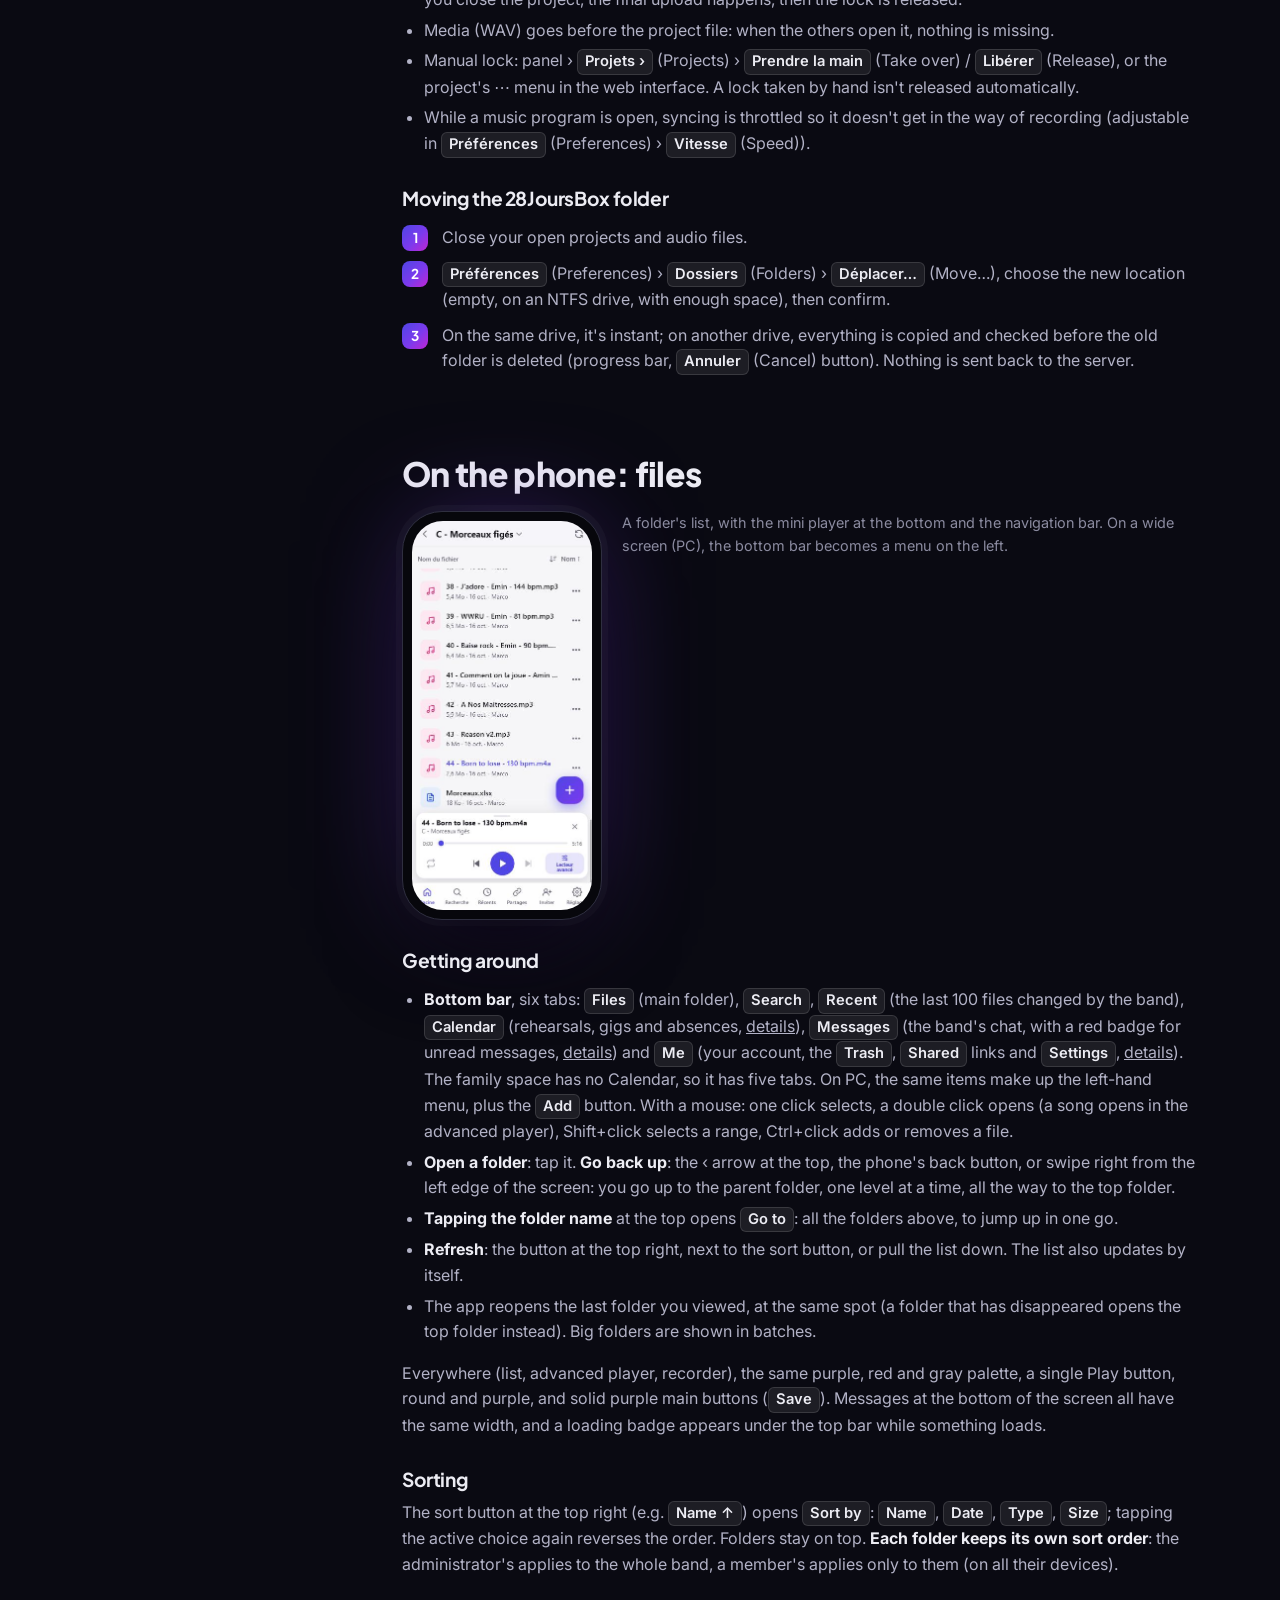
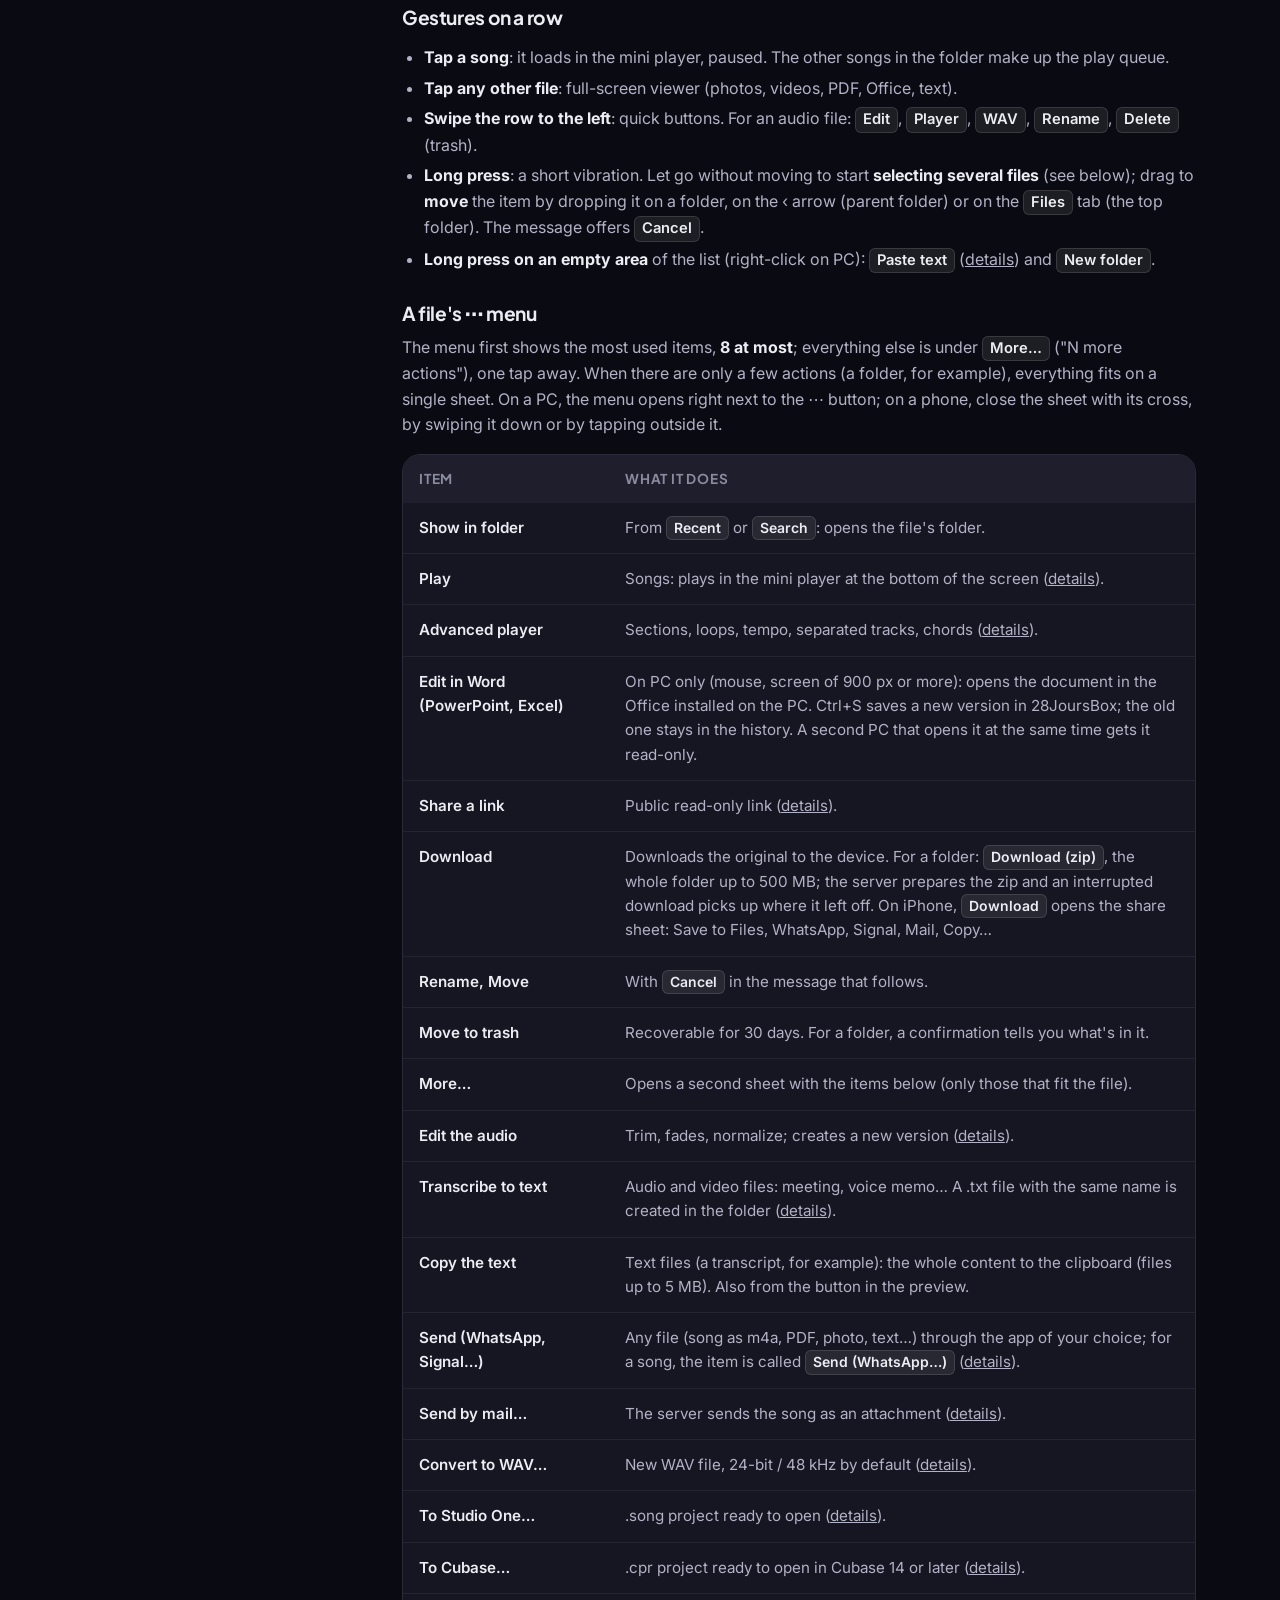
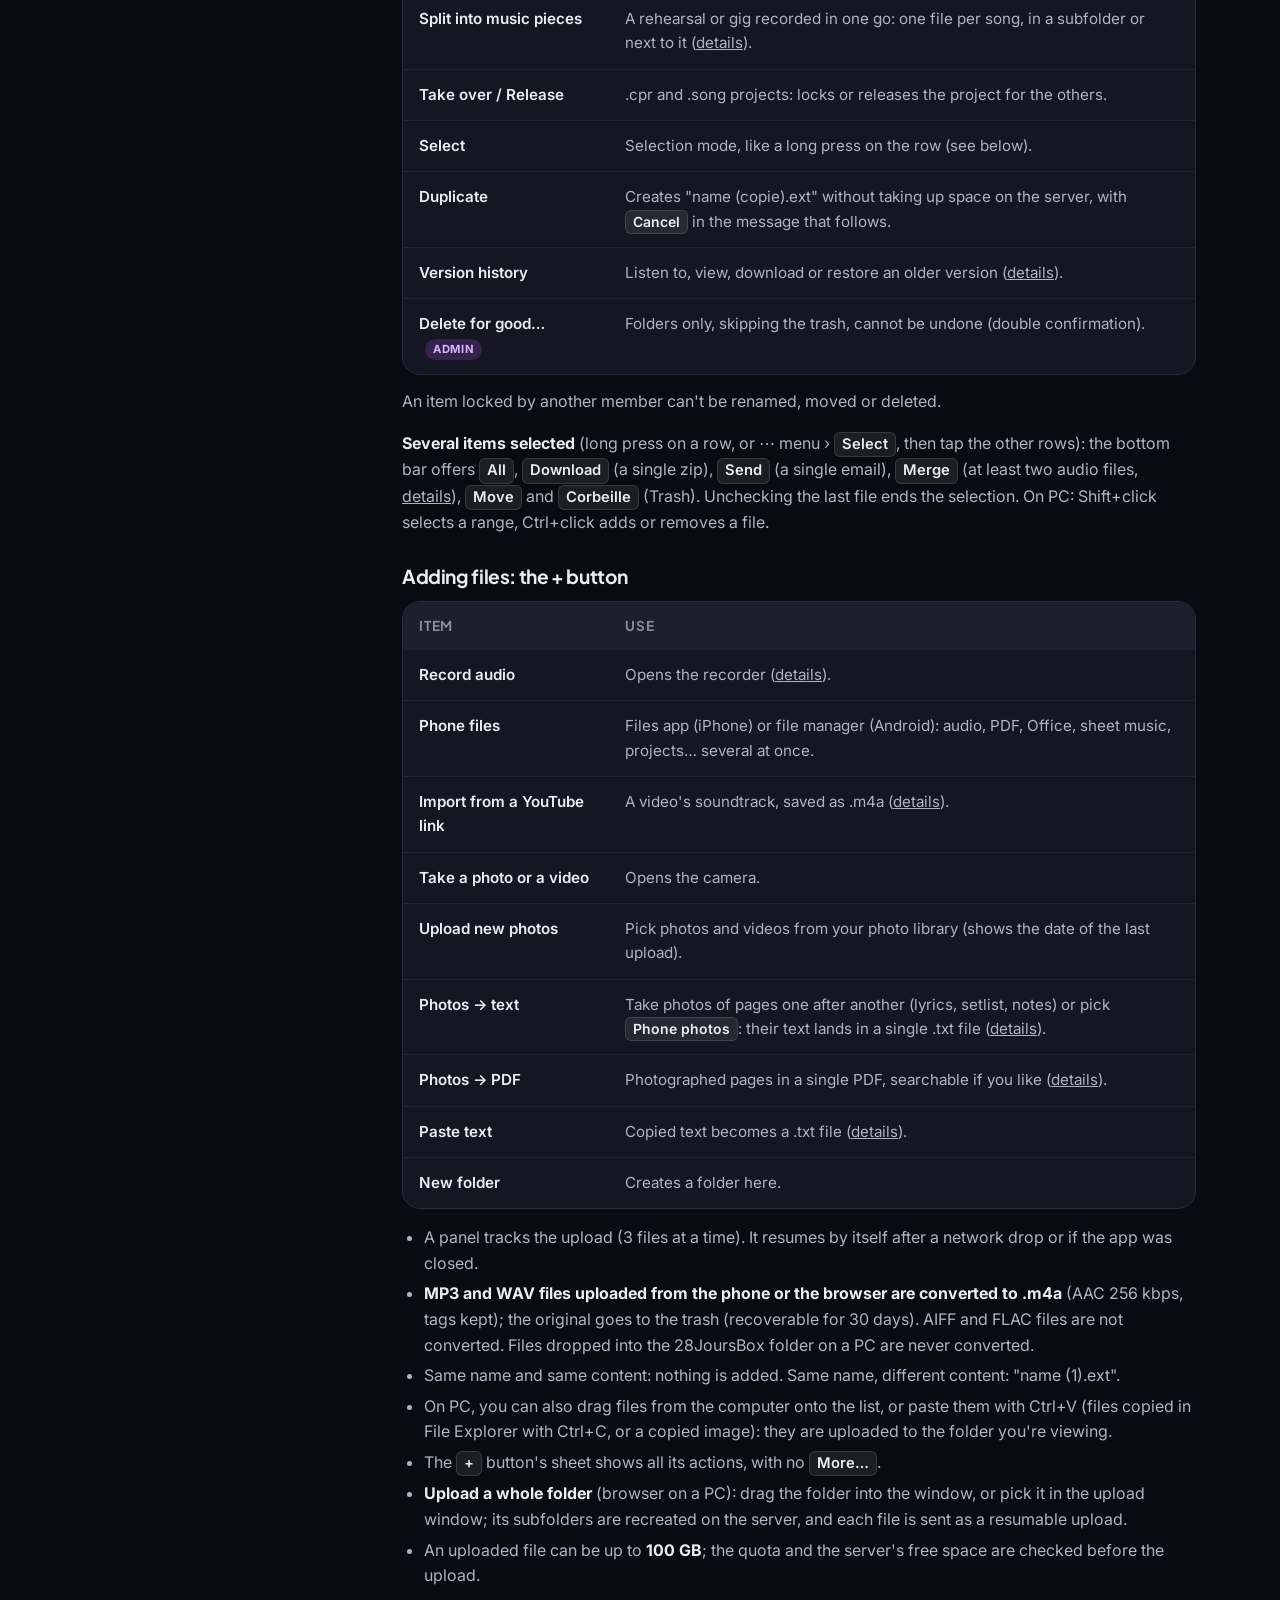
<file: guide.html>
<!DOCTYPE html>

<html lang="en">
<head>
<meta charset="utf-8"/>
<meta content="width=device-width, initial-scale=1" name="viewport"/>
<title data-i18n="guide_title">28JoursBox user guide</title>
<meta content="Complete user guide: install, the band folder, the phone app, the advanced player, recording, Studio One or Cubase, administration and troubleshooting." data-i18n-content="guide_desc" name="description"/>
<meta content="#0a0a12" name="theme-color"/>
<link href="img/favicon.png" rel="icon"/>
<link href="https://fonts.googleapis.com" rel="preconnect"/>
<link crossorigin="" href="https://fonts.gstatic.com" rel="preconnect"/>
<link href="https://fonts.googleapis.com/css2?family=Inter:wght@400;500;600;700&amp;family=Plus+Jakarta+Sans:wght@700;800&amp;display=swap" rel="stylesheet"/>
<link href="style.css?v=31" rel="stylesheet"/>
</head>
<body>
<nav class="nav">
<div class="wrap">
<a class="brand" href="index.html"><img alt="" src="img/logo.png"/>28JoursBox</a>
<div class="lang" id="lang"></div>
<button aria-expanded="false" aria-label="Menu" class="nav-toggle" data-i18n-aria-label="menu"><svg fill="none" stroke="currentColor" stroke-linecap="round" stroke-width="2" viewbox="0 0 24 24"><path d="M4 7h16M4 12h16M4 17h16"></path></svg></button>
<div class="nav-links">
<a data-i18n="decouvrir" href="index.html">Discover</a>
<a data-i18n="nav_why" href="pourquoi.html">Why?</a><a aria-current="page" data-i18n="nav_guide" href="guide.html">User guide</a><a data-i18n="forum" href="forum.html">Forum</a>
<a data-i18n="soutenir" href="don.html">Support</a>
<a class="btn small" data-i18n="telecharger" href="telecharger.html">Download</a>
</div>
</div>
</nav>
<header class="page-hero"><div class="wrap">
<span class="eyebrow" data-i18n="guide_eyebrow">User guide</span>
<h1 data-i18n="guide_h1">Everything about <span class="grad-text">28JoursBox</span></h1>
<p class="lead" data-i18n="guide_lead">From installation to the advanced player: every screen, every button, and step-by-step guides for everyday use.</p></div></header>
<section style="padding-top:20px"><div class="wrap">
<div class="callout guide-lang-note"><span>🇫🇷</span><p data-i18n="guide_lang_note">This user guide is written in French (the app itself is available in French and English). Button names are quoted exactly as they appear in the French version.</p></div>
<div class="guide-layout">
<nav aria-label="Sommaire" class="toc"><details open=""><summary data-i18n="guide_toc">Contents</summary>
<input data-i18n-placeholder="guide_search" id="toc-search" placeholder="Search the guide…" type="search"/>
<p class="muted" data-i18n="guide_nores" hidden="" id="toc-nores">No result.</p>
<ol><li><a href="#decouvrir">28JoursBox in 2 minutes</a><ol><li><a href="#acces">Username and group password</a></li><li><a href="#conventions">How to read this guide</a></li></ol></li><li><a href="#installer">Installing</a><ol><li><a href="#install-serveur">The server PC (one time only)</a></li><li><a href="#install-4g">4G access: Tailscale</a></li><li><a href="#install-direct">Direct access (faster)</a></li><li><a href="#install-membre">Members' PCs</a></li><li><a href="#install-telephone">Phones</a></li><li><a href="#install-libreoffice">LibreOffice (Office document previews)</a></li><li><a href="#install-maj">Updating and uninstalling</a></li></ol></li><li><a href="#pc">The PC app</a><ol><li><a href="#pc-icone">The icon and its colors</a></li><li><a href="#pc-menu">The menu (right-click)</a></li><li><a href="#pc-panneau">The panel</a></li><li><a href="#pc-preferences">Preferences</a></li></ol></li><li><a href="#dossier">The synced folder</a><ol><li><a href="#dossier-explorateur">In Windows File Explorer</a></li><li><a href="#dossier-exclus">What doesn't get synced</a></li><li><a href="#dossier-conflits">Conflicted copies: nothing is ever overwritten</a></li><li><a href="#dossier-securite">Trash, versions and mass deletions</a></li><li><a href="#dossier-verrous">Cubase and Studio One projects: locks</a></li><li><a href="#dossier-deplacer">Moving the 28JoursBox folder</a></li></ol></li><li><a href="#fichiers">On the phone: files</a><ol><li><a href="#fichiers-navigation">Getting around</a></li><li><a href="#fichiers-tri">Sorting</a></li><li><a href="#fichiers-gestes">Gestures on a row</a></li><li><a href="#fichiers-menu">A file's ⋯ menu</a></li><li><a href="#ajouter">Adding files: the + button</a></li><li><a href="#coller">Pasting text</a></li><li><a href="#ajouter-youtube">Importing the audio from a YouTube video</a></li><li><a href="#ecouter">Listening: the mini player</a></li><li><a href="#apercus">Viewing photos, videos, PDFs and documents</a></li><li><a href="#transcrire">Transcribing a meeting or a voice memo to text</a></li><li><a href="#decouper">Split a gig into songs</a></li><li><a href="#fusionner">Merging audio files</a></li><li><a href="#photos-texte">Photos → text</a></li><li><a href="#photos-pdf">Photos → PDF</a></li><li><a href="#recherche">Searching</a></li></ol></li><li><a href="#partager">Sharing and inviting</a><ol><li><a href="#partager-lien">Public link (for someone outside the group)</a></li><li><a href="#partager-mail">Sending by email</a></li><li><a href="#partager-whatsapp">Sending by WhatsApp (or another app)</a></li><li><a href="#inviter">Inviting a member</a></li><li><a href="#espace-familial">The family space</a></li></ol></li><li><a href="#discuter">Chat and planning</a><ol><li><a href="#messages">Messages: the band's chat</a></li><li><a href="#agenda">Calendar: rehearsals, gigs and absences</a></li><li><a href="#agenda-google">Syncing with Google Calendar</a></li><li><a href="#moi">Me: your account and settings</a></li></ol></li><li><a href="#lecteur">The advanced player</a><ol><li><a href="#lecteur-ouvrir">Opening and closing</a></li><li><a href="#lecteur-ecran">What you see</a></li><li><a href="#lecteur-gestes">Gestures</a></li><li><a href="#lecteur-edition">The editing bar</a></li><li><a href="#lecteur-tempo">Tempo and key</a></li><li><a href="#lecteur-boucle">Loop, metronome and trainer</a></li><li><a href="#lecteur-pistes">Tracks: separating instruments and mixing</a></li><li><a href="#pistes-hq">High-quality separation (5 tracks)</a></li><li><a href="#lecteur-accords">Chords and guitar diagrams</a></li><li><a href="#lecteur-prise">Recording a take on top</a></li><li><a href="#lecteur-analyse">Basic analysis and detailed analysis</a></li><li><a href="#lecteur-montage">Saving an edit, extracting a section</a></li><li><a href="#lecteur-voiture">In the car and with the screen off</a></li></ol></li><li><a href="#studio">Recording and editing audio</a><ol><li><a href="#studio-enregistrer">Making a new recording</a></li><li><a href="#prises-recuperees">Takes on this phone and recovered takes</a></li><li><a href="#studio-metronome">Recording to a click (metronome)</a></li><li><a href="#studio-batterie">Recording on a real drum kit</a></li><li><a href="#studio-tournes">The take split into passes</a></li><li><a href="#studio-outils">The editing tools</a></li><li><a href="#studio-caler">Snapping to the grid</a></li><li><a href="#studio-editer">Editing an existing file</a></li><li><a href="#studio-wav">Converting to WAV</a></li></ol></li><li><a href="#studioone">To Studio One and Cubase</a><ol><li><a href="#cubase">To Cubase</a></li></ol></li><li><a href="#tutos">Step by step: common uses</a><ol><li><a href="#tuto-repete">From rehearsal to a rearranged song</a></li><li><a href="#tuto-apprendre">Learning a song before rehearsal</a></li><li><a href="#tuto-lent">Working on a tricky section, slowly</a></li><li><a href="#tuto-jouer">Muting your instrument and playing along</a></li><li><a href="#tuto-prise">Recording your part over the song</a></li><li><a href="#tuto-batteur">The drummer records to a click, then in the music software</a></li><li><a href="#tuto-nettoyer">Cleaning up a rehearsal recording</a></li><li><a href="#tuto-arranger">Trying out a new arrangement</a></li><li><a href="#tuto-corriger">Fixing the sections for the whole band</a></li><li><a href="#tuto-studio">Going from rehearsal to the studio</a></li><li><a href="#tuto-photos">Sharing photos and videos from a gig</a></li></ol></li><li><a href="#corbeille">Trash and version history</a><ol><li><a href="#corbeille-utiliser">The trash</a></li><li><a href="#versions">Version history</a></li></ol></li><li><a href="#reglages">Settings (Me tab)</a></li><li><a href="#admin">Managing the server</a><ol><li><a href="#admin-debloquer">Managing from a phone or another PC</a></li><li><a href="#admin-etat">The Server status window</a></li><li><a href="#admin-motdepasse">Changing the group password</a></li><li><a href="#admin-securite">Security</a></li><li><a href="#admin-nuit">What the server does on its own</a></li><li><a href="#admin-sauvegarde">Backing up</a></li><li><a href="#admin-config">The server.json file</a></li><li><a href="#admin-commandes">Useful commands</a></li></ol></li><li><a href="#depannage">Troubleshooting</a></li></ol></details></nav>
<article class="guide" lang="en"><section id="decouvrir">
<h2>28JoursBox in 2 minutes</h2>
<p>28JoursBox connects three kinds of devices around one shared band folder:</p>
<ul>
<li><b>The server PC</b>: a Windows PC belonging to the band that keeps all the files, runs the music analyses (at night) and stays on. Only one person installs it, and that person becomes the <b>administrator</b>.</li>
<li><b>The members' PCs</b>: everyone gets a <span class="ui">28JoursBox</span> folder on their Desktop that syncs with the server all by itself.</li>
<li><b>Phones (and any browser)</b>: nothing to install. Open the invitation link and you'll find all the files, the advanced player, the recorder…</li>
</ul><div class="callout tip" id="guide-dc"><span>🏠</span><p><b>Everything stays at home.</b> Files, versions, takes, analyses and separated tracks are stored on the server PC's drive, not in a data center; the AI processing runs on that PC, at night. The flip side: backups are the band's job (see <a href="#admin-sauvegarde">Back up</a>). <a href="pourquoi.html">Why this choice?</a></p></div>
<h3 id="acces">Nickname and group password</h3>
<p>There are no personal accounts with passwords. Each member picks a <b>nickname</b>, and <b>a single password</b> covers the whole band. It's already built into the <b>invitation link</b>, so in practice you never have to type it.</p>
<div class="callout warn"><span>⚠️</span><p><b>Always use the same nickname</b> on all your devices, and never use another member's: a nickname that already exists opens that member's session (capitals don't matter, "Marc" = "marc"). A new nickname creates a new member.</p></div>
<h3 id="conventions">How to read this guide</h3>
<ul>
<li>Button and menu names are written as they appear in the app: <span class="ui">Advanced player</span>.</li>
<li><span class="badge-admin">admin</span> marks what only the band's administrator can do. On any device other than the server PC, you first need to <a href="#admin-debloquer">unlock administration</a> with the administrator password.</li>
<li>"Tap" is for the phone; on a PC, it's a click. "Long press": keep your finger down for about half a second.</li>
<li>A file's <span class="ui">⋯</span> menu opens with the ⋯ button on its row, or with a right-click on a PC. It shows 8 items at most: the others are under <span class="ui">More…</span> (<a href="#fichiers-menu">details</a>). A long press on the row starts selecting several files.</li>
<li>The bottom bar (the left-hand menu on a PC) has six tabs: <span class="ui">Files</span>, <span class="ui">Search</span>, <span class="ui">Recent</span>, <span class="ui">Calendar</span>, <span class="ui">Messages</span> and <span class="ui">Me</span>. The Trash, Shared links and Settings are in <span class="ui">Me</span>: "<span class="ui">Me</span> › <span class="ui">Settings</span> › …" means "the Me tab, then Settings…".</li>
</ul>
</section>
<section id="installer">
<h2>Installing</h2>
<h3 id="install-serveur">The server PC (just once)</h3>
<p>This is for the person who manages the band, on the PC that will keep the files. First check the <a href="telecharger.html#configuration">system requirements</a>.</p>
<ol class="how">
<li>Download and run <b>28JoursBox-Serveur-Setup.msi</b> (<a href="telecharger.html">Download</a> page) and accept the Windows administrator prompt. The MSI installs the "28JoursBox Server" Windows service, which starts with the PC, even when nobody is signed in.</li>
<li>When the installation finishes, the <span class="ui">Serveur 28JoursBox installé</span> (28JoursBox server installed) notification appears and the 28JoursBox icon shows up next to the clock. Click the notification or the icon, then <span class="ui">Tableau de bord</span> (Dashboard) (or right-click the icon › <span class="ui">Ouvrir le tableau de bord</span> (Open the dashboard)).</li>
<li>The <span class="ui">Setup</span> page (<span class="ui">First setup</span>) asks for the <span class="ui">Group name</span> and <span class="ui">Your nickname</span>: you become the band's administrator. Click <span class="ui">Create the group</span>.</li>
<li>The <span class="ui">The group is ready</span> page shows the <b>group password</b> and the <b>invitation link</b>: send the link to the members, then click <span class="ui">Continue to the files</span>. You can find the link anytime in <span class="ui">Invite someone</span>.</li>
</ol>
<p><b>The server PC's icon</b> (next to the clock): a click opens its panel (<span class="ui">Tableau de bord</span> (Dashboard), <span class="ui">État du serveur…</span> (Server status…)); right-click offers <span class="ui">Ouvrir 28JoursBox</span> (Open 28JoursBox), <span class="ui">Ouvrir le tableau de bord</span> (Open the dashboard), <span class="ui">Synchroniser aussi des fichiers sur ce PC…</span> (Also sync files on this PC…) and <span class="ui">Quitter (le serveur continue de tourner)</span> (Quit (the server keeps running)). By default, the server PC <b>has no synced 28JoursBox folder</b>: choose <span class="ui">Synchroniser aussi des fichiers sur ce PC…</span> if you also want to work on this PC (the members' setup wizard opens, and the full PC app with its Préférences (Preferences) becomes available).</p>
<p>What gets set up: the Windows service, a firewall rule (<b>Private</b> network only), and the data in <code>C:\ProgramData\28JoursBox</code>.</p>
<div class="callout tip"><span>💡</span><p>To keep the server reachable: turn off sleep when plugged in (Windows Settings › System › Power), use a network cable, and make sure the Windows network is set to the <b>Private</b> profile.</p></div>
<h3 id="install-4g">Access from outside (4G): Tailscale</h3>
<p>Out of the box, the server can only be reached from the home Wi-Fi. There are two solutions, which you can combine: <b>Tailscale</b>, the simplest (nothing to set up on the router), and <a href="#install-direct">direct access</a>, which is faster. Members' PCs automatically pick the fastest route that responds: local network, direct access, then Tailscale. With Tailscale, only the server PC installs anything; phones and other PCs install nothing. The diagram of how it works and the detailed step-by-step (including router by router) are on the <a href="acces-exterieur.html">Access from outside</a> page.</p>
<ol class="how">
<li>On the server PC, click the icon next to the clock › <span class="ui">État du serveur…</span> (Server status…) (on a PC that also syncs files: the panel's <span class="ui">⚙</span> gear › <span class="ui">État du serveur…</span>), <span class="ui">Accès extérieur</span> (Outside access) row › <span class="ui">Régler…</span> (Set up…). The <span class="ui">Accès depuis l'extérieur (4G)</span> (Access from outside (4G)) window opens. Click <span class="ui">Installer Tailscale</span> (Install Tailscale): the Tailscale download page opens; install it and sign in to Tailscale.</li>
<li>Come back and click <span class="ui">J'ai installé Tailscale, vérifier</span> (I installed Tailscale, check) (or <span class="ui">Vérifier à nouveau</span> (Check again) if Tailscale wasn't connected yet).</li>
<li>Click <span class="ui">Activer l'accès extérieur</span> (Turn on outside access). The first time, a Tailscale page opens: allow <b>Funnel</b>, then come back. Accept the administrator prompt.</li>
<li>Result: "Accès extérieur activé : https://&lt;pc&gt;.&lt;nom&gt;.ts.net" (Outside access turned on). The invitation link now uses this address. At home, PCs keep going through the local network (faster for big WAV files).</li>
</ol>
<p>The server PC checks the publication every 5 minutes and restores it if needed; if it stays down, the icon turns orange and the <span class="ui">Accès extérieur interrompu</span> (Outside access interrupted) notification appears. If you rename the machine in Tailscale, a <span class="ui">Nouvelle adresse du serveur</span> (New server address) notification appears: click it to apply it. Alternatives for advanced users: Cloudflare Tunnel, or port forwarding on the router with a proxy (Caddy), by setting <code>PublicUrl</code> in <code>server.json</code>.</p>
<h3 id="install-direct">Direct access (faster, without Tailscale) <span class="badge-admin">admin</span></h3>
<p>Tailscale's relays are often limited to a few MB/s. With direct access, members connect straight to the server PC's router: much faster for big syncs and for playing a WAV on your phone. Tailscale stays as a backup, and direct access can be turned on or off at any time.</p>
<div class="callout tip"><span>🧭</span><p>Detailed step-by-step, with the exact menus of the Orange, SFR, Bouygues and Free routers, how to give the server PC a fixed address and what to do if it doesn't work: <a href="acces-exterieur.html#direct">Direct access step by step</a> and <a href="acces-exterieur.html#box">Router by router</a>.</p></div><ol class="how">
<li>On <a href="https://www.duckdns.org" rel="noopener" target="_blank">duckdns.org</a> (free): sign in (with a Google account, for example), reserve a name (e.g. "myband") and copy the <b>token</b> shown at the top of the page.</li>
<li>On the router (Livebox: <code>http://192.168.1.1</code>, Network menu): under <b>Baux DHCP statiques</b> (static DHCP leases), always give the server PC the same address.</li>
<li>Still on the router, <b>NAT/PAT</b>: forward port <b>8443</b> (TCP) to the server PC's address, port 8443. (Use 443 only if the router allows it: the address then shows no port.)</li>
<li>In 28JoursBox: <span class="ui">Me</span> › <span class="ui">Settings</span> › <span class="ui">Server</span> › <span class="ui">Fast access through your router</span>, fill in <span class="ui">Name chosen on duckdns.org</span>, <span class="ui">duckdns.org account code</span> and <span class="ui">Port open on the router</span>, check <span class="ui">Turn on direct access</span>, then <span class="ui">Save</span>. The HTTPS certificate (Let's Encrypt, free) is obtained in one to two minutes, then renews itself.</li>
<li>Test it on a phone on 4G (Wi-Fi off) by opening the <b>fast address</b> shown, or tap <span class="ui">Check now</span>.</li>
</ol>
<p>The card shows the status ("On: members' PCs use direct access"), the router address that was checked and the certificate's expiry date. Members' PCs follow along by themselves, with nothing to do. Phones keep the address of the installed app; listening and downloads go through direct access when it responds, falling back to Tailscale automatically.</p>
<div class="callout warn"><span>⚠️</span><p>A VPN running on the server PC can block direct access. Opening a port on the router exposes the server to the Internet: it's protected by HTTPS and by the group password; keep Windows up to date. By turning it on, you accept the Let's Encrypt terms of use.</p></div><h3 id="install-membre">Members' PCs</h3>
<ol class="how">
<li>The easiest way: open the <b>invitation link</b> in the PC's browser and click <span class="ui">Install 28JoursBox on this PC</span>. The link is copied to the clipboard automatically. Otherwise, download <b>28JoursBox-Client-Setup.msi</b>.</li>
<li>Run the downloaded file. The wizard opens and finds the band by itself thanks to the copied link ("✓ Groupe …" box). Otherwise, paste the link into <span class="ui">Lien d'invitation</span> (Invitation link). No link? <span class="ui">Pas de lien ? Saisir l'adresse et le mot de passe</span> (No link? Enter the address and password).</li>
<li>Choose <span class="ui">Votre pseudo</span> (Your nickname), then <span class="ui">C'est parti</span> (Let's go).</li>
<li>A single page then brings together <b>the folder location</b>, the <b>space gauge</b> (at the very top, as soon as the space needed is known) and the <b>choice of folders</b> to keep on this PC (only the first folder is ticked at first; the <span class="ui">Tout sélectionner</span> (Select all) box ticks everything). The gauge compares your selection with the disk space (keeping 10% free): green, orange, or red if it doesn't fit; another drive is suggested if the one you picked doesn't have room. The <span class="ui">‹ Retour</span> (‹ Back) button goes back to the link and nickname page. Confirm with <span class="ui">Synchroniser ces dossiers</span> (Sync these folders).</li>
<li><span class="ui">C'est prêt !</span> (All set!): the 28JoursBox folder is on the Desktop, with a <span class="ui">28JoursBox (web)</span> shortcut to the web interface, and the app starts with Windows. This shortcut (like the <span class="ui">Ouvrir le site web</span> (Open the website) button in the panel) opens the interface <b>already signed in</b>, through direct access when it responds, otherwise through Tailscale, in a maximized app window with no tabs (with Edge, Chrome, Brave or Vivaldi). It's also in the Start menu, where you can pin it to the taskbar.</li>
</ol>
<p><b>Locations not allowed</b> for the folder: a network folder, the root of a drive, a drive that isn't NTFS, a OneDrive folder or a folder already synced by another program. If your Desktop is in OneDrive, the folder goes into your personal folder with a shortcut on the Desktop.</p>
<div class="callout"><span>ℹ️</span><p>Messages you might see: "Ce lien n'est plus valable : le mot de passe du groupe a changé. Demandez le nouveau lien." (This link is no longer valid: the group password has changed. Ask for the new link.), "Ce pseudo a été désactivé par l'administrateur du groupe." (This nickname has been disabled by the group administrator.), "Trop de tentatives : patientez une minute avant de réessayer." (Too many attempts: wait a minute before trying again.). With a self-signed HTTPS certificate, check <span class="ui">Faire confiance à ce serveur</span> (Trust this server).</p></div>
<h3 id="install-telephone">Phones</h3>
<ol class="how">
<li>Open the invitation link (received by message, or by pointing the camera at the QR code shown by the PC: the panel's <span class="ui">Téléphone</span> (Phone) button).</li>
<li><span class="ui">Welcome!</span> screen: type <span class="ui">Your nickname</span>, then <span class="ui">Join</span>.</li>
<li>Add the app to your home screen to get it full screen and keep the microphone permission:
<ul>
<li><b>iPhone (Safari)</b>: <span class="ui">Share</span> button (square with an arrow) › <span class="ui">Add to Home Screen</span> › <span class="ui">Add</span>.</li>
<li><b>Android (Chrome)</b>: ⋮ menu › <span class="ui">Add to Home screen</span> or <span class="ui">Install app</span>. A tip card also suggests it at the top of the file list, and so does <span class="ui">Me</span> › <span class="ui">Settings</span> › <span class="ui">Install the app</span>.</li>
</ul></li>
</ol>
<p>Another way: the <span class="ui">Sign in</span> screen with <span class="ui">Pseudo</span> (Nickname) and <span class="ui">Group password</span> (capitals, spaces and hyphens are ignored). The session lasts 30 days and is extended every time you use it. The app is used in portrait mode (except for photos and videos).</p>
<div class="callout tip"><span>💡</span><p>On Android, the installed app offers shortcuts when you long-press its icon: <span class="ui">Record audio</span>, <span class="ui">Téléverser des fichiers</span> (Upload files), <span class="ui">Recent</span>. It also shows up in the <b>Share</b> menu of other apps (photos, audio, PDFs, YouTube links).</p></div>
<h3 id="install-libreoffice">LibreOffice (previewing Office documents)</h3>
<p>To view <b>Word, Excel and PowerPoint</b> files (and OpenDocument) on phones and in the browser, install <a href="https://www.libreoffice.org/download/download-libreoffice/" rel="noopener" target="_blank">LibreOffice</a> (free) <b>on the server PC only</b>, in the default folder it suggests (<code>C:\Program Files\LibreOffice</code>). It's detected automatically, with no restart. Members' PCs and phones don't need it.</p>
<ul>
<li>The first time a document is opened, the server converts it to PDF ("Preparing the preview…", 3 minutes at most), then keeps it: later openings are instant. New documents are also prepared at night.</li>
<li>Without LibreOffice, the app shows "Preview unavailable: LibreOffice is not installed on the server." with a <span class="ui">Download</span> button. Everything else works.</li>
<li>Installed somewhere else? Enter the path to <code>soffice.exe</code> in <code>LibreOfficePath</code> (<a href="#admin-config">server.json</a>).</li>
<li>To check that it's detected: <span class="ui">Me</span> › <span class="ui">Settings</span> › <span class="ui">Server</span> › <span class="ui">Server status</span> › <span class="ui">Tools</span>, <span class="ui">Document preview (LibreOffice)</span> row (administrator).</li></ul>
<h3 id="install-maj">Updates and uninstalling</h3>
<ul>
<li><b>Members' PCs</b>: the app checks with the server 1 minute after startup, then every 30 minutes and as soon as the server is reachable again (after its own update). When a new version is ready, a <b>blue dot</b> appears on the icon, the tooltip says so ("Version … · mise à jour X disponible", update X available) and a <span class="ui">Mise à jour disponible</span> (Update available) notification appears. Install it with <span class="ui">Mettre à jour</span> (Update), in the panel's banner or in <span class="ui">Préférences</span> (Preferences) › <span class="ui">Général</span> (General). <span class="ui">Rechercher une mise à jour</span> (Check for an update), in the panel's ⚙ gear or in Preferences, checks right away. Syncing stops for a minute during the installation, then 28JoursBox restarts by itself. A failed update is reported in the server log, with the PC's name. Updates are <b>signed</b>: a PC refuses any update that doesn't come from 28JoursBox, and never goes back to an older version.</li>
<li><b>Server PC</b> <span class="badge-admin">admin</span>: the server checks once a day whether a new public version exists. The server PC then shows the <span class="ui">Mise à jour du serveur</span> (Server update) notification (a click opens the window) and, in its panel, the banner "Nouvelle version X disponible (vous avez Y)" (New version X available (you have Y)) with <span class="ui">Voir la mise à jour…</span> (See the update…). The <span class="ui">Mise à jour du serveur</span> window offers <span class="ui">Télécharger et installer</span> (Download and install), <span class="ui">Rechercher de nouveau</span> (Check again) and <span class="ui">Page de la version</span> (Release page). The installer is <b>signed</b> and checked before installation; expect about a minute without access for the members. Another way: <span class="ui">État du serveur…</span> (Server status…), <span class="ui">Version</span> row › <span class="ui">Mettre à jour…</span> (Update…) or <span class="ui">Rechercher</span> (Check). The new version is then offered automatically to the members' PCs.</li>
<li><b>Seen from the website</b>: <span class="ui">Me</span> › <span class="ui">Settings</span>, <span class="ui">Disk space</span> card (<span class="ui">Name, logo and disk space</span>, in the <span class="ui">Server</span> section, for an administrator) shows the server's name and version followed by "up to date", or, for administrators, "Server update: version X available", with a reminder that it is installed from the server PC (click the icon next to the clock › <span class="ui">Voir la mise à jour…</span>).</li>
<li><b>Phones</b>: nothing to do. The new version applies itself in the background, or a banner offers <span class="ui">Refresh</span>. The app never reloads while the recorder is open.</li>
<li><b>Uninstalling</b> (Windows Settings › Apps) removes the program, the service, the automatic startup and the settings, but <b>keeps your files</b> in the 28JoursBox folder and all the server's data: reinstalling finds everything again. Note: the PC's hidden local trash (<code>.sync</code>) is deleted.</li>
</ul>
</section>
<section id="pc">
<h2>The app on the PC</h2>
<p>It lives in the <b>notification area</b>, next to the clock. If you quit it, start it again from the Start menu ("28JoursBox"). The PC app is in French only: labels are quoted in French, with their meaning in brackets.</p><div class="callout"><span>🖥️</span><p><b>On a PC that is only a server</b>, the icon follows the server's health. Its right-click menu offers <span class="ui">Ouvrir 28JoursBox</span> (Open 28JoursBox), <span class="ui">Ouvrir le tableau de bord</span> (Open the dashboard), <span class="ui">Synchroniser aussi des fichiers sur ce PC…</span> (Also sync files on this PC…) and <span class="ui">Quitter (le serveur continue de tourner)</span> (Quit (the server keeps running)); its panel, <span class="ui">Tableau de bord</span> (Dashboard) and <span class="ui">État du serveur…</span> (Server status…) (see <a href="#admin-etat">the Server status window</a>). This chapter describes the full app on PCs that sync a folder.</p></div>
<h3 id="pc-icone">The icon and its colors</h3>
<p>The 28JoursBox icon carries a colored badge. Hover over it: the tooltip gives the status and always the version ("Version 1.8.7216 · à jour" (up to date), "… · mise à jour X disponible" (update X available) or "… (vérification impossible)" (couldn't check)). A <b>blue dot</b> at the top of the icon means a new version is ready (see <a href="#install-maj">Updates</a>).</p>
<div class="table-wrap"><table class="spec">
<thead><tr><th>Badge</th><th>Status</th></tr></thead>
<tbody>
<tr><th>Green, check mark</th><td>"À jour" (Up to date)</td></tr>
<tr><th>Blue, arrows</th><td>"Synchronisation en cours" (Syncing) or "Démarrage…" (Starting…)</td></tr>
<tr><th>Gray, two bars</th><td>"En pause" (Paused), or "En pause (enregistrement)" (Paused (recording)) while a music program is open</td></tr>
<tr><th>Dark gray, cross</th><td>"Hors ligne" (Offline): the server isn't responding (automatic retry)</td></tr>
<tr><th>Orange, "!"</th><td>Something needs your attention (signing in, confirming a mass deletion, a new group password) or, on the server PC, something to keep an eye on</td></tr>
<tr><th>Red, "!"</th><td>"Erreur" (Error): see the recent activity in the panel; on the server PC, a serious server problem</td></tr>
</tbody></table></div>
<p><b>On the server PC</b>, the color also follows the server's real health: server stopped or not answering, outside access interrupted, backup older than 48 hours, disk almost full. The tooltip says "Serveur : tout va bien" (Server: all is well) or "Serveur : attention (N)" (Server: attention (N)), and a notification only appears when the status changes, for example <span class="ui">Accès extérieur interrompu</span> (Outside access interrupted) or <span class="ui">Sauvegarde en retard</span> (Backup overdue).</p>
<p><b>Left-click</b>: opens the panel (a double click doesn't close it). <b>Right-click</b>: the menu.</p>
<h3 id="pc-menu">The menu (right-click)</h3>
<p>A short menu, with four items:</p>
<ol>
<li><span class="ui">Ouvrir 28JoursBox</span> (Open 28JoursBox): the panel.</li>
<li><span class="ui">Ouvrir le dossier 28JoursBox</span> (Open the 28JoursBox folder) in File Explorer.</li>
<li><span class="ui">Mettre en pause</span> (Pause), which becomes <span class="ui">Reprendre la synchronisation</span> (Resume syncing).</li>
<li><span class="ui">Quitter 28JoursBox</span> (Quit 28JoursBox): you're asked to confirm ("Quitter 28JoursBox ?", Quit 28JoursBox?), then syncing stops and the locks are released cleanly.</li>
</ol>
<p>Everything else (Preferences, importing a link, updates, inviting, QR code) is in the <a href="#pc-panneau">panel</a>.</p>
<h3 id="pc-panneau">The panel</h3>
<p>A single screen, with no tabs:</p>
<ul>
<li><b>At the top</b>: the status, "Dernière synchro : il y a N min" (Last sync: N min ago), the server, and the <b>⚙ gear</b> (<span class="ui">Préférences et autres actions</span>, Preferences and other actions): <span class="ui">Préférences…</span> (Preferences…), <span class="ui">État du serveur…</span> (Server status…, server PC only), <span class="ui">Importer l'audio d'un lien…</span> (Import the audio from a link…), <span class="ui">Rechercher une mise à jour</span> (Check for an update) and <span class="ui">Quitter 28JoursBox</span> (Quit 28JoursBox, with confirmation).</li>
<li><b>Banners, only when you need to act</b>: update available (<span class="ui">Mettre à jour</span>, Update), server update (<span class="ui">Voir la mise à jour…</span>, See the update…, server PC), group password changed (<span class="ui">Entrer le nouveau mot de passe</span>, Enter the new password), <span class="ui">Suppression massive détectée</span> (Mass deletion detected, <a href="#dossier-securite">details</a>).</li>
<li><b>Clickable rows, only when there's something to show</b>: the server status (server PC), the <span class="ui">Copies en double</span> (Duplicate copies, with <span class="ui">Ouvrir</span> (Open), <span class="ui">Afficher</span> (Show), <span class="ui">Ignorer</span> (Ignore); see <a href="#dossier-conflits">conflicted copies</a>) and the open projects.</li>
<li><span class="ui">Activité récente</span> (Recent activity): the latest files sent, received, deleted or moved; a click shows the file in File Explorer. The <span class="ui">Projets ›</span> (Projects) link lists the music projects, with <span class="ui">Prendre la main</span> (Take over) / <span class="ui">Libérer</span> (Release) (see <a href="#dossier-verrous">locks</a>).</li>
<li><b>At the bottom, buttons with their text</b>: <span class="ui">Ouvrir le dossier</span> (Open the folder), <span class="ui">Ouvrir le site web</span> (Open the website), <span class="ui">Pause</span> / <span class="ui">Reprendre</span> (Resume), <span class="ui">Téléphone</span> (Phone: a QR code to scan with the phone; it tells you whether it works everywhere, on Wi-Fi and 4G, or only on the same Wi-Fi) and <span class="ui">Inviter</span> (Invite: the link, <span class="ui">Copier le lien</span> (Copy the link), <span class="ui">Copier le message</span> (Copy the message), a QR code and emailing the PC app). Then the version line and the result of "Rechercher une mise à jour".</li>
</ul>
<p>Notifications (bottom right) open the panel with a click. At home, changes made by the other members show up within a few seconds.</p>
<h3 id="pc-preferences">Preferences</h3>
<p>The panel's ⚙ gear › <span class="ui">Préférences…</span> (Preferences…): the <span class="ui">Préférences 28JoursBox</span> window has three tabs.</p>
<div class="table-wrap"><table class="spec">
<thead><tr><th>Tab</th><th>What you set there</th></tr></thead>
<tbody>
<tr><th>Général (General)</th><td>The version, with <span class="ui">Mettre à jour</span> (Update) and <span class="ui">Rechercher une mise à jour</span> (Check for an update) (plus <span class="ui">État du serveur…</span> (Server status…) on the server PC). The <span class="ui">Lancer 28JoursBox au démarrage de Windows</span> (Start 28JoursBox when Windows starts) switch. <span class="ui">Compte</span> (Account): nickname, server, <span class="ui">Inviter quelqu'un…</span> (Invite someone…) and <span class="ui">Se déconnecter</span> (Sign out) (syncing stops, your files stay on the PC, the wizard opens; to switch to another server or band, run the wizard again with the new link). The collapsible <span class="ui">Dépannage</span> (Troubleshooting) part: <span class="ui">Réparer les coches de l'Explorateur</span> (Repair the File Explorer check marks), <span class="ui">Ouvrir les journaux</span> (Open the logs), <span class="ui">Recréer l'icône du site sur le Bureau</span> (Recreate the website icon on the Desktop) (the <span class="ui">28JoursBox (web)</span> icon, also added to the Start menu).</td></tr>
<tr><th>Dossiers (Folders)</th><td><span class="ui">Emplacement du dossier</span> (Folder location): <span class="ui">Ouvrir</span> (Open) and <span class="ui">Déplacer…</span> (Move…) (see <a href="#dossier-deplacer">moving the folder</a>). <span class="ui">Dossiers à garder sur ce PC</span> (Folders to keep on this PC): check them in the tree, then <span class="ui">Appliquer</span> (Apply) (<span class="ui">Actualiser</span> (Refresh) reloads the list). An unchecked folder is removed from this PC but stays on the server and on the website. Checkbox <span class="ui">Garder aussi sur ce PC les nouveaux dossiers</span> (Also keep new folders on this PC).</td></tr>
<tr><th>Vitesse (Speed)</th><td><span class="ui">Pendant l'enregistrement (logiciel de musique ouvert)</span> (While recording (music program open)), that is with Cubase, Nuendo or Studio One open: <span class="ui">Mettre la synchronisation en pause</span> (Pause syncing), <span class="ui">Ralentir la synchronisation (conseillé)</span> (Slow down syncing (recommended)) with the <span class="ui">Vitesse pendant l'enregistrement</span> (Speed while recording) ("Modérée (2 Mo par seconde)", moderate, 2 MB per second, at first), or <span class="ui">Synchroniser normalement</span> (Sync normally). And the <span class="ui">Vitesse maximale</span> (Maximum speed): "Aucune limite (conseillé)" (No limit (recommended)), to lower only if syncing slows down the Internet at home.</td></tr>
</tbody></table></div>
<p>The <b>server name</b> and <b>sending mail</b> are set in the web interface (<a href="#reglages">Me › Settings</a>), by the administrator; the rest of the server, in the server PC's <a href="#admin-etat">Server status</a> window.</p>
</section>
<section id="dossier">
<h2>The synced folder</h2>
<p>Work in the <span class="ui">28JoursBox</span> folder like in any other folder: whatever you put in it reaches the other members, and vice versa. All the files really are on your drive, so they're available offline.</p>
<h3 id="dossier-explorateur">In Windows File Explorer</h3>
<ul>
<li><b>Status</b> column with the usual Windows icons: green check mark = synced, blue arrows = in progress.</li>
<li><b>Verrou 28JoursBox</b> (28JoursBox lock) column: "Verrouillé par X" (Locked by X) or "Erreur : …" (Error: …).</li>
<li>The working folders of music programs (see below) are marked "Exclu (non synchronisé)" (Excluded (not synced)).</li>
<li>The first time you open a folder, the view is set to a list showing the <b>date created</b>, newest at the top. The original creation date is kept from one PC to the next, so you can see when a take was really recorded.</li>
</ul>
<h3 id="dossier-exclus">What isn't synced</h3>
<ul>
<li>Technical files: <code>Thumbs.db</code>, <code>desktop.ini</code>, <code>.DS_Store</code>, <code>~$*</code>, <code>*.tmp</code>, <code>*.peak</code>…</li>
<li>Music program caches: next to a Cubase project (.cpr): <code>Images/</code>, <code>Auto Saves/</code>, <code>*.bak</code>, <code>*.csh</code>; next to a Studio One project (.song): <code>Cache/</code>, <code>History/</code>, <code>*.autosave</code>, <code>*.song.bak</code>.</li>
<li>Your own exclusions: create a <code>.syncignore</code> file at the root of the 28JoursBox folder, one pattern per line (<code>*</code> and <code>?</code>; a trailing <code>/</code> for a folder; <code>#</code> for a comment). It takes effect as soon as it changes.</li>
<li>Names Windows doesn't allow (<code>: * ? " &lt; &gt; |</code>, a trailing period or space, CON, NUL…) are refused.</li>
</ul>
<h3 id="dossier-conflits">Conflicted copies: nothing is ever overwritten</h3>
<p>If two people change the same file at the same time, the server's version keeps the name and yours becomes <code>nom (copie en conflit de NOM-DU-PC 2026-10-09).ext</code>, which is sent to the band. Same thing if you change a file locked by another member. A change always wins over a deletion. You'll find them in the panel's <span class="ui">Copies en double</span> (Duplicate copies) row.</p>
<h3 id="dossier-securite">Trash, versions and mass deletions</h3>
<ul>
<li>A deleted file goes to the <b>server trash</b> for 30 days, and every file has a 30-day <b>version history</b>: see <a href="#corbeille">Trash and versions</a>.</li>
<li>Anything the sync removes or replaces on your PC is also kept for 30 days in the hidden folder <code>28JoursBox\.sync\trash</code>.</li>
<li><b>Safety pause</b>: if more than 500 files, or more than 20% of the folder, are deleted within 10 minutes, the deletions are put on hold (orange icon, <span class="ui">Suppression massive détectée</span> (Mass deletion detected) banner in the panel). Choose <span class="ui">Supprimer aussi sur le serveur</span> (Also delete on the server) (recoverable for 30 days from the trash) or <span class="ui">Restaurer les fichiers</span> (Restore the files).</li>
<li>Transfers can <b>resume</b>: a dropout in the middle of uploading a session of several GB loses nothing. A file that's still being written is only sent once it's stable.</li>
</ul>
<h3 id="dossier-verrous">Cubase and Studio One projects: locks</h3>
<p>When you open a <b>.cpr</b> (Cubase, Nuendo) or <b>.song</b> (Studio One) project from the 28JoursBox folder, the app recognizes it from the window title and puts a <b>lock in your name</b> on it. The other members see the file as read-only, "Verrouillé par …" (Locked by …) in File Explorer and the panel, and get a <span class="ui">Projet verrouillé</span> (Project locked) notification if they try to open it (their changes would become a conflicted copy).</p>
<ul>
<li>The lock is renewed every 2 minutes and expires by itself after 10 minutes if your PC drops off. When you close the project, the final upload happens, then the lock is released.</li>
<li>Media (WAV) goes before the project file: when the others open it, nothing is missing.</li>
<li>Manual lock: panel › <span class="ui">Projets ›</span> (Projects) › <span class="ui">Prendre la main</span> (Take over) / <span class="ui">Libérer</span> (Release), or the project's ⋯ menu in the web interface. A lock taken by hand isn't released automatically.</li>
<li>While a music program is open, syncing is throttled so it doesn't get in the way of recording (adjustable in <span class="ui">Préférences</span> (Preferences) › <span class="ui">Vitesse</span> (Speed)).</li>
</ul>
<h3 id="dossier-deplacer">Moving the 28JoursBox folder</h3>
<ol class="how">
<li>Close your open projects and audio files.</li>
<li><span class="ui">Préférences</span> (Preferences) › <span class="ui">Dossiers</span> (Folders) › <span class="ui">Déplacer…</span> (Move…), choose the new location (empty, on an NTFS drive, with enough space), then confirm.</li>
<li>On the same drive, it's instant; on another drive, everything is copied and checked before the old folder is deleted (progress bar, <span class="ui">Annuler</span> (Cancel) button). Nothing is sent back to the server.</li>
</ol>
</section>
<section id="fichiers">
<h2>On the phone: files</h2>
<figure><div class="phone shot"><img alt="File list with the mini player" height="808" loading="lazy" src="img/captures/liste.png?v=2" width="373"/></div><figcaption>A folder's list, with the mini player at the bottom and the navigation bar. On a wide screen (PC), the bottom bar becomes a menu on the left.</figcaption></figure>
<h3 id="fichiers-navigation">Getting around</h3>
<ul>
<li><b>Bottom bar</b>, six tabs: <span class="ui">Files</span> (main folder), <span class="ui">Search</span>, <span class="ui">Recent</span> (the last 100 files changed by the band), <span class="ui">Calendar</span> (rehearsals, gigs and absences, <a href="#agenda">details</a>), <span class="ui">Messages</span> (the band's chat, with a red badge for unread messages, <a href="#messages">details</a>) and <span class="ui">Me</span> (your account, the <span class="ui">Trash</span>, <span class="ui">Shared</span> links and <span class="ui">Settings</span>, <a href="#moi">details</a>). The family space has no Calendar, so it has five tabs. On PC, the same items make up the left-hand menu, plus the <span class="ui">Add</span> button. With a mouse: one click selects, a double click opens (a song opens in the advanced player), Shift+click selects a range, Ctrl+click adds or removes a file.</li>
<li><b>Open a folder</b>: tap it. <b>Go back up</b>: the ‹ arrow at the top, the phone's back button, or swipe right from the left edge of the screen: you go up to the parent folder, one level at a time, all the way to the top folder.</li>
<li><b>Tapping the folder name</b> at the top opens <span class="ui">Go to</span>: all the folders above, to jump up in one go.</li>
<li><b>Refresh</b>: the button at the top right, next to the sort button, or pull the list down. The list also updates by itself.</li>
<li>The app reopens the last folder you viewed, at the same spot (a folder that has disappeared opens the top folder instead). Big folders are shown in batches.</li>
</ul>
<p>Everywhere (list, advanced player, recorder), the same purple, red and gray palette, a single Play button, round and purple, and solid purple main buttons (<span class="ui">Save</span>). Messages at the bottom of the screen all have the same width, and a loading badge appears under the top bar while something loads.</p>
<h3 id="fichiers-tri">Sorting</h3>
<p>The sort button at the top right (e.g. <span class="ui">Name ↑</span>) opens <span class="ui">Sort by</span>: <span class="ui">Name</span>, <span class="ui">Date</span>, <span class="ui">Type</span>, <span class="ui">Size</span>; tapping the active choice again reverses the order. Folders stay on top. <b>Each folder keeps its own sort order</b>: the administrator's applies to the whole band, a member's applies only to them (on all their devices).</p>
<h3 id="fichiers-gestes">Gestures on a row</h3>
<ul>
<li><b>Tap a song</b>: it loads in the mini player, paused. The other songs in the folder make up the play queue.</li>
<li><b>Tap any other file</b>: full-screen viewer (photos, videos, PDF, Office, text).</li>
<li><b>Swipe the row to the left</b>: quick buttons. For an audio file: <span class="ui">Edit</span>, <span class="ui">Player</span>, <span class="ui">WAV</span>, <span class="ui">Rename</span>, <span class="ui">Delete</span> (trash).</li>
<li><b>Long press</b>: a short vibration. Let go without moving to start <b>selecting several files</b> (see below); drag to <b>move</b> the item by dropping it on a folder, on the ‹ arrow (parent folder) or on the <span class="ui">Files</span> tab (the top folder). The message offers <span class="ui">Cancel</span>.</li>
<li><b>Long press on an empty area</b> of the list (right-click on PC): <span class="ui">Paste text</span> (<a href="#coller">details</a>) and <span class="ui">New folder</span>.</li>
</ul>
<h3 id="fichiers-menu">A file's ⋯ menu</h3>
<p>The menu first shows the most used items, <b>8 at most</b>; everything else is under <span class="ui">More…</span> ("N more actions"), one tap away. When there are only a few actions (a folder, for example), everything fits on a single sheet. On a PC, the menu opens right next to the ⋯ button; on a phone, close the sheet with its cross, by swiping it down or by tapping outside it.</p>
<div class="table-wrap"><table class="spec">
<thead><tr><th>Item</th><th>What it does</th></tr></thead>
<tbody>
<tr><th>Show in folder</th><td>From <span class="ui">Recent</span> or <span class="ui">Search</span>: opens the file's folder.</td></tr>
<tr><th>Play</th><td>Songs: plays in the mini player at the bottom of the screen (<a href="#ecouter">details</a>).</td></tr>
<tr><th>Advanced player</th><td>Sections, loops, tempo, separated tracks, chords (<a href="#lecteur">details</a>).</td></tr>
<tr><th>Edit in Word (PowerPoint, Excel)</th><td>On PC only (mouse, screen of 900 px or more): opens the document in the Office installed on the PC. Ctrl+S saves a new version in 28JoursBox; the old one stays in the history. A second PC that opens it at the same time gets it read-only.</td></tr>
<tr><th>Share a link</th><td>Public read-only link (<a href="#partager-lien">details</a>).</td></tr>
<tr><th>Download</th><td>Downloads the original to the device. For a folder: <span class="ui">Download (zip)</span>, the whole folder up to 500 MB; the server prepares the zip and an interrupted download picks up where it left off. On iPhone, <span class="ui">Download</span> opens the share sheet: Save to Files, WhatsApp, Signal, Mail, Copy…</td></tr>
<tr><th>Rename, Move</th><td>With <span class="ui">Cancel</span> in the message that follows.</td></tr>
<tr><th>Move to trash</th><td>Recoverable for 30 days. For a folder, a confirmation tells you what's in it.</td></tr>
<tr><th>More…</th><td>Opens a second sheet with the items below (only those that fit the file).</td></tr>
<tr><th>Edit the audio</th><td>Trim, fades, normalize; creates a new version (<a href="#studio-editer">details</a>).</td></tr>
<tr><th>Transcribe to text</th><td>Audio and video files: meeting, voice memo… A .txt file with the same name is created in the folder (<a href="#transcrire">details</a>).</td></tr>
<tr><th>Copy the text</th><td>Text files (a transcript, for example): the whole content to the clipboard (files up to 5 MB). Also from the button in the preview.</td></tr>
<tr><th>Send (WhatsApp, Signal…)</th><td>Any file (song as m4a, PDF, photo, text…) through the app of your choice; for a song, the item is called <span class="ui">Send (WhatsApp…)</span> (<a href="#partager-whatsapp">details</a>).</td></tr>
<tr><th>Send by mail…</th><td>The server sends the song as an attachment (<a href="#partager-mail">details</a>).</td></tr>
<tr><th>Convert to WAV…</th><td>New WAV file, 24-bit / 48 kHz by default (<a href="#studio-wav">details</a>).</td></tr>
<tr><th>To Studio One…</th><td>.song project ready to open (<a href="#studioone">details</a>).</td></tr>
<tr><th>To Cubase…</th><td>.cpr project ready to open in Cubase 14 or later (<a href="#studioone">details</a>).</td></tr>
<tr><th>Split into music pieces</th><td>A rehearsal or gig recorded in one go: one file per song, in a subfolder or next to it (<a href="#decouper">details</a>).</td></tr>
<tr><th>Take over / Release</th><td>.cpr and .song projects: locks or releases the project for the others.</td></tr>
<tr><th>Select</th><td>Selection mode, like a long press on the row (see below).</td></tr>
<tr><th>Duplicate</th><td>Creates "name (copie).ext" without taking up space on the server, with <span class="ui">Cancel</span> in the message that follows.</td></tr>
<tr><th>Version history</th><td>Listen to, view, download or restore an older version (<a href="#corbeille">details</a>).</td></tr>
<tr><th>Delete for good… <span class="badge-admin">admin</span></th><td>Folders only, skipping the trash, cannot be undone (double confirmation).</td></tr>
</tbody></table></div>
<p>An item locked by another member can't be renamed, moved or deleted.</p><p><b>Several items selected</b> (long press on a row, or ⋯ menu › <span class="ui">Select</span>, then tap the other rows): the bottom bar offers <span class="ui">All</span>, <span class="ui">Download</span> (a single zip), <span class="ui">Send</span> (a single email), <span class="ui">Merge</span> (at least two audio files, <a href="#fusionner">details</a>), <span class="ui">Move</span> and <span class="ui">Corbeille</span> (Trash). Unchecking the last file ends the selection. On PC: Shift+click selects a range, Ctrl+click adds or removes a file.</p>
<h3 id="ajouter">Adding files: the + button</h3>
<div class="table-wrap"><table class="spec">
<thead><tr><th>Item</th><th>Use</th></tr></thead>
<tbody>
<tr><th>Record audio</th><td>Opens the recorder (<a href="#studio">details</a>).</td></tr>
<tr><th>Phone files</th><td>Files app (iPhone) or file manager (Android): audio, PDF, Office, sheet music, projects… several at once.</td></tr>
<tr><th>Import from a YouTube link</th><td>A video's soundtrack, saved as .m4a (<a href="#ajouter-youtube">details</a>).</td></tr>
<tr><th>Take a photo or a video</th><td>Opens the camera.</td></tr>
<tr><th>Upload new photos</th><td>Pick photos and videos from your photo library (shows the date of the last upload).</td></tr>
<tr><th>Photos → text</th><td>Take photos of pages one after another (lyrics, setlist, notes) or pick <span class="ui">Phone photos</span>: their text lands in a single .txt file (<a href="#photos-texte">details</a>).</td></tr>
<tr><th>Photos → PDF</th><td>Photographed pages in a single PDF, searchable if you like (<a href="#photos-pdf">details</a>).</td></tr>
<tr><th>Paste text</th><td>Copied text becomes a .txt file (<a href="#coller">details</a>).</td></tr><tr><th>New folder</th><td>Creates a folder here.</td></tr>
</tbody></table></div>
<ul>
<li>A panel tracks the upload (3 files at a time). It resumes by itself after a network drop or if the app was closed.</li>
<li><b>MP3 and WAV files uploaded from the phone or the browser are converted to .m4a</b> (AAC 256 kbps, tags kept); the original goes to the trash (recoverable for 30 days). AIFF and FLAC files are not converted. Files dropped into the 28JoursBox folder on a PC are never converted.</li>
<li>Same name and same content: nothing is added. Same name, different content: "name (1).ext".</li>
<li>On PC, you can also drag files from the computer onto the list, or paste them with Ctrl+V (files copied in File Explorer with Ctrl+C, or a copied image): they are uploaded to the folder you're viewing.</li>
<li>The <span class="ui">+</span> button's sheet shows all its actions, with no <span class="ui">More…</span>.</li>
<li><b>Upload a whole folder</b> (browser on a PC): drag the folder into the window, or pick it in the upload window; its subfolders are recreated on the server, and each file is sent as a resumable upload.</li><li>An uploaded file can be up to <b>100 GB</b>; the quota and the server's free space are checked before the upload.</li></ul>
<h3 id="coller">Pasting text</h3>
<p>Text copied somewhere else (lyrics, a chord chart, an email) becomes a <b>.txt</b> file in the folder you're viewing.</p>
<ol class="how">
<li>Copy the text in another app.</li>
<li>In 28JoursBox, long-press an <b>empty area</b> of the list (right-click on PC) › <span class="ui">Paste text</span>, or the <span class="ui">+</span> button › <span class="ui">Paste text</span>. On PC, Ctrl+V in the list does the same. The phone may ask you to allow "Paste".</li>
<li>The <span class="ui">Paste text</span> window suggests a <span class="ui">File name</span> taken from the first words, which you can change. Tap <span class="ui">Send</span>.</li>
</ol>
<div class="callout"><span>ℹ️</span><p>On a phone, only <b>text</b> can be pasted: phones don't pass copied images, videos or documents on to web apps. For those, use <span class="ui">+</span> › <span class="ui">Phone files</span>. On a PC (browser), Ctrl+V also uploads files copied in File Explorer or a copied image (<a href="#ajouter">details</a>).</p></div>
<h3 id="ajouter-youtube">Importing the sound from a YouTube video</h3>
<ol class="how">
<li>Copy the video's link (or, on Android, share the video from the YouTube app to 28JoursBox).</li>
<li><span class="ui">+</span> › <span class="ui">Import from a YouTube link</span>, then <span class="ui">Paste</span>. <span class="ui">File name</span> is optional (the video's title otherwise). Tap <span class="ui">Import</span>.</li>
<li>Watch "Downloading N %" then "Converting to m4a…". You can close the window: the import keeps going. When it's done: "Imported: name.m4a". The song is then analyzed like the others.</li>
</ol>
<p>On PC: copy the link, then the panel's ⚙ gear › <span class="ui">Importer l'audio d'un lien…</span> (Import the audio from a link…), choose the folder, <span class="ui">Importer ici</span> (Import here).</p>
<div class="callout warn"><span>⚠️</span><p>Limits: one import at a time, videos of 2 hours at most, no playlists or live streams, public sites only. If YouTube refuses for a moment, two more tries are made automatically; a video that's too long is reported with its length and title. An imported song stays within the band: it can't be shared by public link. Respect the rights to the works and the sites' terms.</p></div>
<h3 id="ecouter">Listening: the mini player</h3>
<ul><li>At the top: the title (and its folder) with the cross to close it, then the position bar. Below, a well-spaced row: <span class="ui">Loop</span> on the left, previous / play / next in the middle, <span class="ui">Advanced player</span> on the right.</li>
<li><b>At the end of a song, the mini player stops</b> (it doesn't move on to the next one). <span class="ui">Loop</span> (off at first) goes straight from the end back to the start, with no gap.</li>
<li>It keeps playing on the <b>lock screen</b>, on headphones and in <b>CarPlay</b> (play, previous/next track, ±10 s).</li>
<li>A song that's <b>playing</b> keeps its mini player while you scroll. A file that's just selected (paused) and scrolls off the screen is deselected, and the mini player closes. Swipe the mini player up to open the advanced player.</li>
<li>WAV and AIFF files play from a lightweight <b>listening version</b> (about 5 times smaller) prepared by the server: 1 to 2 seconds the first time, then instant. A rehearsal recorded in WAV plays over 4G with no waiting.</li><li>Songs you open are <b>kept on the phone</b>, up to <b>1 GB</b>: a song that's already kept starts at once and plays even <b>with no network</b>, and the next song is prepared while you listen (a song that changed is downloaded again). They are deleted when you sign out. If the sound doesn't come back 8 seconds after a wait, playback restarts by itself.</li></ul>
<h3 id="apercus">Viewing photos, videos, PDFs and documents</h3>
<ul>
<li><b>Photos and videos</b>: full screen, landscape works too. Swipe, or use the arrows (in the top bar on a phone, on the sides on a PC), to go to the other files in the folder.</li>
<li><b>PDF</b>: zoom buttons and page counter. <b>Tapping the document</b> switches it to full screen, page by page; swipe to turn the pages.</li>
<li><b>Word, Excel, PowerPoint</b>: shown like a PDF if <a href="#install-libreoffice">LibreOffice</a> is installed on the server PC. Numbered lists look the same as in Word.</li>
<li><b>Text</b> (lyrics, ChordPro charts, .txt, .csv…): shown as plain text, black on white (Aptos font).</li>
<li><b>MKV, AVI or WMV movies</b>: converted to MP4 overnight (5 per night) so they also play on iPhone. On iPhone, big downloads (a movie…) open in a built-in Safari window; <span class="ui">Done</span> takes you back to the app. A video that couldn't be converted is tried again at night.</li>
<li>Other files (projects, archives): a card with <span class="ui">Download</span>.</li>
</ul>
<h3 id="transcrire">Transcribing a meeting or a memo to text</h3>
<p>To keep a written record of a band meeting, a voice memo or dictated ideas: the server turns speech into text, <b>on your PC</b>, with no online service (25 European languages, punctuation included).</p>
<ol class="how">
<li>⋯ menu of an audio or video file › <span class="ui">More…</span> › <span class="ui">Transcribe to text</span>. For a take from the recorder, tick <span class="ui">Transcribe to text</span> when you save it instead (<a href="#studio-enregistrer">details</a>).</li>
<li>Say how many people are speaking (or "I don't know"): it helps tell the speakers apart.</li>
<li>The server works in the background (about 4 minutes per hour of recording, a bit more with speakers) and drops a <b>.txt file with the same name</b> in the same folder: just the text, in paragraphs, with "Speaker 1: …", "Speaker 2: …" when several people speak. In the app, text files are shown black on white, easy to read.</li>
<li>A <b>badge</b> in the corner follows the work: "Transcription · name", the place in the queue ("waiting (2 ahead)"), the step (decoding, speech recognition with a percentage, telling the speakers apart, writing the text) and the time left ("≈ 3 min"). You can keep using the app, change folders or reopen it: tracking picks up again. When it's done, the message "Transcription ready: name.txt" offers <span class="ui">View</span>, which opens the folder and highlights the .txt. A failure is clearly explained.</li>
<li>Open the .txt, then <span class="ui">Copy the text</span> to paste it somewhere else, or <span class="ui">Send (WhatsApp, Signal…)</span>.</li>
</ol>
<div class="callout"><span>ℹ️</span><p>Only one transcription at a time on the server, so it stays smooth. Transcription is meant for speech: it doesn't transcribe lyrics sung over music. Takes sent with "Transcribe to text" and long recordings that are mostly speech skip the server's music preparation, so the text arrives sooner. A transcription's progress is only shown in the space where it was requested.</p></div><h3 id="decouper">Split a gig or rehearsal into songs</h3>
<p>Recorded a whole gig, a whole rehearsal or an album in one go? The server finds the pieces of music and saves each one in its own file.</p>
<ol class="how">
<li>⋯ menu of the audio file › <span class="ui">More…</span> › <span class="ui">Split into music pieces</span>.</li>
<li>Choose the <b>minimum length of a song</b>: 30 seconds, 1 minute, 1 min 30, 2 minutes or 3 minutes. Shorter passages (tries, bits of riffs) are left out, as are talk, applause, tuning and silence.</li>
<li>The <span class="ui">Put them in a subfolder "Name"</span> checkbox: checked at first, and your choice is remembered on the device. Unchecked, the songs are saved next to the recording.</li>
<li>Progress is shown, then the result, for example "8 music pieces saved in "Concert…"".</li>
<li>The songs are numbered in order ("Name - 01", "Name - 02"…), in the same format and quality as the original (no re-encoding). The original isn't touched.</li>
</ol>
<p>Music is told apart from talk and applause: softly played intros are kept, and the talking between songs is spotted. An album, a CD or a studio recording, with real silences between the songs, is cut exactly in the gaps, keeping the soft intro and the fade-out; for a gig, each cut is moved to the nearest gap. It's quick: a one-hour gig in high-resolution WAV is analyzed in a few seconds.</p>
<h3 id="fusionner">Merging audio files</h3>
<p>To put several recordings end to end in a single m4a file, in the order you selected them.</p>
<ol class="how">
<li>Select at least two audio files (long-press the first one, then tap the others in the order you want), then <span class="ui">Merge</span> in the bottom bar.</li>
<li>The <span class="ui">Merge N files</span> window shows the list <span class="ui">Dans l'ordre de sélection :</span> (In selection order:) and each song's tempo.</li>
<li>Different tempos? Check <span class="ui">Aligner le tempo de tous les morceaux sur … BPM</span> (Align the tempo of all the songs to … BPM): the average is suggested, and you can change it from 40 to 240 BPM. Each song is sped up or slowed down <b>without changing the pitch</b>. A song in half time (70 versus 140) counts as the same tempo.</li>
<li>Check the <span class="ui">Nom du nouveau fichier</span> (Name of the new file), which suggests the first file's name followed by "(fusion)", then tap <span class="ui">Merge</span>. The new file is saved in the first file's folder.</li>
</ol>
<p>The checkbox only becomes active once the tempo of every song is known: the analysis starts if needed, with a 40-second wait at most.</p>
<h3 id="photos-texte">Photos → text</h3>
<p>To get the text of printed or handwritten pages (lyrics, setlist, meeting notes):</p>
<ol class="how">
<li>A folder's <b>+</b> button › <span class="ui">Photos → text</span>. The viewfinder opens in the app: tap the circle for each page, one after another. <span class="ui">Phone photos</span> adds photos you've already taken.</li>
<li>Thumbnails are numbered in order. Tapping a thumbnail opens it large with a frame: drag an edge or a corner, then <span class="ui">Crop</span>; or <span class="ui">Remove</span> to take it out of the series.</li>
<li><span class="ui">Done</span>: the server reads the text in the photos (on the server PC, nothing to install), even on crooked, blurry or badly lit photos, and puts it back into paragraphs.</li>
<li>A "Texte des photos <i>date</i>.txt" (Text of the photos) file is saved in the folder, and the text that was read is <b>copied to the clipboard automatically</b> (if the phone refuses, the message offers <span class="ui">Copy the text</span>). The photos aren't kept.</li>
</ol>
<h3 id="photos-pdf">Photos → PDF</h3>
<p>To gather photographed pages (sheet music, lyrics, a contract) in <b>a single PDF</b>, one page per photo, in order.</p>
<ol class="how">
<li>A folder's <b>+</b> button › <span class="ui">Photos → PDF</span>. Same viewfinder as for <a href="#photos-texte">Photos → text</a>: shots one after another, <span class="ui">Phone photos</span>, <span class="ui">Crop</span> or <span class="ui">Remove</span> on each thumbnail.</li>
<li>The <span class="ui">Read the text (searchable PDF, text copied)</span> checkbox: the text that was read is laid invisibly over the photos. The PDF becomes searchable, its text can be selected, and it is copied to the clipboard automatically.</li>
<li><span class="ui">Done</span>: the PDF is saved in the folder.</li>
</ol>
<p>Photos are sent as JPEG, the right way up, 3,200 pixels at most; iPhone HEIC photos are accepted. The text is read on the server PC.</p>
<h3 id="recherche">Searching</h3>
<p><span class="ui">Search</span> finds part of the <b>name</b> (not the content), ignoring accents and capital letters: "mix", ".cpr", "bass". Results show up as you type, each with its folder. On PC, the top bar offers suggestions.</p>
</section>
<section id="partager">
<h2>Sharing and inviting</h2>
<h3 id="partager-lien">Public link (for someone outside the band)</h3>
<ol class="how">
<li>⋯ menu of a file or folder › <span class="ui">Share a link</span>.</li>
<li>Optional: a <span class="ui">Password</span>. The <span class="ui">Expiry</span> date is set to 3 months from now; clear the field for a link with no end date.</li>
<li><span class="ui">Create the link</span>, then <span class="ui">Copy</span> or share.</li>
</ol>
<p>The person sees the file (audio player, photo, video, PDF) or browses the folder (its name shows as the title), <b>read-only</b>, and can download. Manage all the band's links in <span class="ui">Me</span> › <span class="ui">Shared</span>: <span class="ui">Copy the link</span>, <span class="ui">Revoke</span> (the link stops working right away). A link can't be edited: create a new one and revoke the old one. The top folder and songs imported from YouTube can't be shared.</p>
<h3 id="partager-mail">Sending by email</h3>
<p>The email goes out <b>from the server</b>: no need for a mail app. ⋯ menu › <span class="ui">More…</span> › <span class="ui">Send by mail…</span>, type the addresses (addresses you've already used are suggested), an optional message, then <span class="ui">Send</span>. The subject is written for you ("🎵 title — from nickname"). The song is attached as m4a; above 13 MB in total (or if the mail server refuses the size), the email still goes out, with a listening link valid for 30 days for each file. Limits: 10 recipients per send, 20 sends per hour per member. The administrator must have set up <a href="#reglages">email sending</a>. Not available from the family space.</p>
<h3 id="partager-whatsapp">Sending by WhatsApp (or another app)</h3>
<p>⋯ menu › <span class="ui">More…</span> › <span class="ui">Send (WhatsApp, Signal…)</span> (<span class="ui">Send (WhatsApp…)</span> for a song), for any file. For a song, the m4a file is prepared on the phone ("Ready: name (X MB)"), then <span class="ui">Share</span> opens the phone's share sheet: WhatsApp, Signal, Messages… The song goes out as m4a, not compressed like a voice note.</p>
<h3 id="inviter">Inviting a member</h3>
<p><span class="ui">Me</span> › <span class="ui">Settings</span> › <span class="ui">Invite someone</span> › <span class="ui">Show the link and password</span>: the link with <span class="ui">Copy</span> and <span class="ui">Share the link</span>, the band's password, and <span class="ui">Email the PC app</span>. The link uses the 4G address if it's set up. On a PC, the panel's <span class="ui">Inviter</span> (Invite) button also gives the link and a QR code. The group password is changed from the app on the server PC (<a href="#admin-motdepasse">details</a>).</p>
<h3 id="espace-familial">The family space</h3>
<p>A <b>second, separate file space</b> for people close to you who aren't in the band (family, friends): photos, videos, documents. It has its own password and its own invitation link. Family members only see their own files; band members see nothing of the family space (not in the lists, search, recent files, trash or shared links, nor on their PC).</p>
<ol class="how">
<li><b>Turning it on</b> <span class="badge-admin">admin</span>: <span class="ui">Me</span> › <span class="ui">Settings</span> › <span class="ui">Group</span> › <span class="ui">Family space</span> card, check <span class="ui">Family space turned on</span>.</li>
<li>The card shows the <span class="ui">Family space password</span> (<span class="ui">Copy</span>; <span class="ui">Choose…</span> a password of at least 8 characters, or <span class="ui">Renew</span> to draw a new one; changing the password signs the family members out), the <span class="ui">Copy the invite link</span> button and the <span class="ui">Family members</span> list (<span class="ui">Disabled</span> checkbox, <span class="ui">Rename</span> pencil, deletion).</li>
<li><b>Inviting someone</b>: send them that link. They open it, <b>just pick a nickname</b> and they're in. The password lets them sign in with their nickname on another phone.</li>
<li><b>Switching from one space to the other</b> <span class="badge-admin">admin</span>: with <a href="#admin-debloquer">administration rights</a> unlocked, <span class="ui">Me</span> › <span class="ui">Settings</span> › <span class="ui">Group</span> › <span class="ui">Space shown</span>, <span class="ui">Group</span> and <span class="ui">Family space</span> buttons.</li>
</ol>
<p><b>A simple mode</b>: the top of the <span class="ui">Files</span> tab shows "Family space" instead of the band's name, and "family space" appears under your name in the <span class="ui">Me</span> tab. Five tabs: no <span class="ui">Calendar</span>. It offers uploading and downloading files, <a href="#photos-texte">Photos → text</a>, <a href="#photos-pdf">Photos → PDF</a>, <a href="#coller">Paste text</a>, movies, the mini player, transcription, shared links and <b>its own chat</b> (<a href="#messages">Messages</a>, "The family"), separate from the band's.</p>
<p><b>A simplified recorder</b>, for memos, meetings and conversations: <span class="ui">+</span> › <span class="ui">Record audio</span>. It only keeps record, play, erase, keep and save ("Effacer et garder une partie seront proposés après la prise.", Erasing and keeping a part will be offered after the take): no cycles, no metronome or count-in, no aligning, no effects. Same safeguards as the band's recorder: the take is stored on the phone, picks up again after an interruption, the question when you close it (<a href="#studio-enregistrer">details</a>) and the <span class="ui">Transcribe to text</span> checkbox.</p>
<p>No music tools: no advanced player, no audio editor, no WAV conversion, To Studio One / Cubase, splitting, merging or YouTube import, no email sending, and no music processing (analysis, chords, tracks) on its files.</p>
</section>
<section id="discuter">
<h2>Chat and planning</h2>
<p>Three tabs of the bottom bar are for band life: <span class="ui">Messages</span> (the chat), <span class="ui">Calendar</span> (rehearsals, gigs and everyone's absences) and <span class="ui">Me</span> (your account, the Trash, Shared links and Settings).</p>
<h3 id="messages">Messages: the band's chat</h3>
<p>A chat for the whole band, inside the app, just like a messaging app. <span class="ui">Messages</span> tab: at the top, the band's name (or "The band") and the number of members.</p>
<ul>
<li><b>Writing</b>: the <span class="ui">Message</span> field, which grows as you type, then the round <span class="ui">Send</span> button on the right. On a PC, Enter sends; on a phone, Enter starts a new line. 2,000 characters at most.</li>
<li><b>Photos and GIFs</b>: the camera button in the field (<span class="ui">Send photos</span>), or paste an image or an animated GIF (long press › Paste on iPhone, Ctrl+V on a PC), or drag it into the chat. Up to 10 photos at once, 15 MB at most each, scaled down to 2,048 pixels; the text you typed becomes the caption of the first one. Tap a photo to see it large.</li>
<li><b>Layout</b>: your bubbles on the right; bubbles from the same person less than 5 minutes apart are grouped, with the time and ✓ "Sent". Separators "Today", "Yesterday" or the date, and a "New messages" line at the first unread one. The bubbles stay just above the field, even when the iPhone keyboard opens.</li>
<li><b>History</b>: kept on the server, loaded as you scroll up ("Start of the conversation" at the very top). While the chat is on screen, new messages arrive by themselves; if you're reading further up, the ↓ button with the number of new messages takes you back to the bottom.</li>
<li><b>Unread</b>: a red badge on the <span class="ui">Messages</span> tab ("99+" above 99). When you open the app, or come back to it, a message such as "2 new messages from Sam and Alex" offers <span class="ui">Open</span>.</li>
<li><b>A bubble's menu</b> (long press; right-click on a PC): <span class="ui">Copy the text</span>, <span class="ui">View the photo</span>, and for your own messages only <span class="ui">Delete</span>: "It will be replaced by “Message deleted” for everyone." Nobody else, administrators included, can delete a member's message.</li>
<li><b>Failed send</b>: the message stays in the chat, marked "Not sent", with <span class="ui">Try again</span> (never a duplicate). It's kept on the phone even if you close the app. Its menu offers <span class="ui">Try again</span>, <span class="ui">Copy the text</span> or <span class="ui">Delete</span> (it's then removed from this phone). Offline, a banner warns you: "Offline: messages will appear when the connection is back."</li>
</ul>
<div class="callout"><span>ℹ️</span><p>One chat per space: no private messages, and a sent message can't be edited (only deleted). The <a href="#espace-familial">family space</a> has <b>its own chat</b> ("The family"), separate from the band's. The day before each rehearsal or gig, an automatic reminder is posted in the band's chat (<a href="#agenda">Calendar</a>).</p></div>
<h3 id="agenda">Calendar: rehearsals, gigs and absences</h3>
<p>To see at a glance who's in or away for rehearsals and gigs, and to note when you can't make it. <span class="ui">Calendar</span> tab, in the band's space only ("The calendar is for the band only.").</p>
<p><b>The grid</b>: days in columns (about 7 visible on a phone), members in rows, with their first name. At the top, the <span class="ui">Group</span> row for rehearsals and gigs; your own row, <span class="ui">Me</span>, always last. Weekends are gray. On a rehearsal or gig day, the whole column is tinted green, and anyone away stands out in red. Scroll freely into the past and the future (3 years each way); above the grid, the month shown and the <span class="ui">Today</span> button. A quick tap on a cell shows its details at the bottom, which go away by themselves after 5 seconds.</p>
<p><b>Marking your absences</b>, on your own row only:</p>
<ul>
<li>Tap a free day on your row: you're marked away ("Tap a day on your row to mark yourself away."). The bottom panel then offers the <span class="ui">Kind of absence</span>: <span class="ui">Away</span> (red cell with a cross), <span class="ui">Gig elsewhere</span> (small drum kit) or <span class="ui">To be confirmed</span> (hatched cell with "?", a "Possible absence"); an optional <b>note</b> of 60 characters ("Add a note (holidays, another gig…)", or "Band, venue…" for a gig elsewhere); <span class="ui">Confirm</span>, which turns an absence to be confirmed into a firm one on all the days in a row; and <span class="ui">Remove the absence</span>.</li>
<li><b>Long press</b> on one of your days away: it's removed at once ("Absence on … removed"), with <span class="ui">Cancel</span> for a few seconds.</li>
<li><b>Copy handle</b>: drag the small square of the chosen day right or left to copy the absence and its note onto the neighboring days, like in a spreadsheet ("Drag the small square to copy onto the following days.").</li>
<li>Another member's cell shows their kind of absence and note, read-only. Offline, your marks show at once and are sent when the network is back ("Your marks will be sent when the connection is back.").</li>
</ul>
<p><b>Rehearsals and gigs</b> (<span class="ui">Group</span> row): any band member can add, edit or delete them, not just administrators.</p>
<ol class="how">
<li>Tap the <span class="ui">+</span> at the top right ("Add a rehearsal or a gig"), or an empty day on the <span class="ui">Group</span> row › <span class="ui">Add for the band</span>. Choose <span class="ui">A rehearsal</span> or <span class="ui">A gig</span>.</li>
<li><span class="ui">New rehearsal</span>: <span class="ui">Date</span>, <span class="ui">Start</span> and <span class="ui">End</span> (20:00 suggested), <span class="ui">Repeat</span>: <span class="ui">Just once</span>, <span class="ui">Every week</span> (suggested) or every 2 to 8 weeks, and an optional <span class="ui">Note</span>. <span class="ui">New gig</span>: <span class="ui">Date</span>, <span class="ui">Time</span> (21:00 suggested), <span class="ui">Venue</span> and <span class="ui">Note</span>.</li>
<li>A rehearsal's or gig's details offer <span class="ui">Edit</span> and <span class="ui">Delete</span>. For a regular rehearsal, choose <span class="ui">This date only</span> (move this date or change its time: it then shows "Moved (instead of …)", and <span class="ui">Put it back like the others</span> undoes that change) or <span class="ui">All rehearsals</span> (the whole series). To delete: <span class="ui">Cancel the rehearsal on …</span> (with <span class="ui">Cancel</span> in the message that follows) or <span class="ui">Delete the whole series</span>.</li>
</ol>
<p><b>Coming up</b>: under the grid, the list of the next 8 weeks, in order: rehearsals and gigs with the time, the venue and who's away ("Rehearsal — without Alex, Sam ?", the "?" marking an absence to be confirmed), absences grouped by period ("until …", with the note), gigs elsewhere ("playing elsewhere") and absences to be confirmed. "Today" and "Tomorrow" are written out. The list only takes the free space under the grid, without scrolling the page; the rest is behind "+ N more", which unfolds the whole list, then <span class="ui">Show less</span>. Tapping a line moves the grid to that day and opens its details. Empty list: "Nothing planned in the next 8 weeks".</p>
<p><b>Reminder the day before</b>: the day before each rehearsal or gig, from 6 p.m. (server time), an automatic message is posted once in the <a href="#messages">band's chat</a>, in French only, for example "Rappel : répète demain mardi 3 nov. à 20 h (jusqu'à 23 h) — lieu" (Reminder: rehearsal tomorrow, Tuesday 3 Nov, at 8 p.m. (until 11 p.m.) — venue), followed by the note if there is one. A cancelled date doesn't trigger a reminder.</p>
<h3 id="agenda-google">Syncing the calendar with Google Calendar <span class="badge-admin">admin</span></h3>
<p>The <span class="ui">Calendar</span> tab and the Google calendar of the app's Gmail account (the one used for <a href="#reglages">sending mail</a>) stay <b>identical both ways</b>: rehearsal series, gigs, absences, gigs elsewhere and absences to be confirmed. What's added in Google shows up in the app within about a minute. What changes in the app goes to Google in one batch when someone leaves the Calendar tab or the app, otherwise after 10 minutes without changes (the card shows how many changes are waiting).</p>
<p><b>Where</b>: <span class="ui">Me</span> › <span class="ui">Settings</span> › <span class="ui">Server</span> › <span class="ui">Google Calendar</span> card, under <span class="ui">Sending mail</span>. Administrators only: the server refuses everyone else. The app must be opened through its <b>https</b> address; otherwise, the card warns you and gives the right address.</p>
<ol class="how">
<li>On a computer, open <b>console.cloud.google.com</b> signed in with the app's Gmail account. Create a project "28JoursBox", then menu "APIs &amp; Services" › "Library": search for <b>Google Calendar API</b> and enable it.</li>
<li>Menu "APIs &amp; Services" › "OAuth consent screen": type <b>External</b>; under "Test users", add the app's Gmail address; then <b>Publish app</b> (otherwise Google disconnects the calendar after 7 days).</li>
<li>Menu "Credentials" › "Create credentials" › "OAuth client ID", type <b>Web application</b>. Under "Authorized redirect URIs", add exactly the address shown in the card (<span class="ui">Copy</span> button).</li>
<li>In the card, paste the <span class="ui">Client ID</span> and the <span class="ui">Client secret</span> (kept encrypted on the server), then <span class="ui">Connect</span>, and accept on Google's side. If Google shows "Google hasn’t verified this app", that's normal: it's your own app; tap "Advanced" › "Go to 28JoursBox".</li>
</ol>
<p>The card's "How to connect? (once, about 10 minutes)" guide goes through these steps. Once connected, the card offers the <span class="ui">Synced calendar</span>, <span class="ui">Sync now</span>, <span class="ui">Disconnect</span> (syncing stops, everything stays on both sides) and <span class="ui">Member names</span>: match a name written in Google with a member (for example "Sam" → Samuel), then <span class="ui">Save names</span>. As long as a name matches nobody, that absence shows read-only in the details of the <span class="ui">Group</span> row.</p>
<p>In Google, the titles keep the format the band already used: "🔄 REP – 28J" (rehearsal), "🎸 28J – Lieu – Ville" (gig: venue, town), "🚫 ABS – Nom – motif" (absence: name, reason), "🥁 EXT – Nom – groupe" (gig elsewhere: name, band), "❓ À CONFIRMER – Nom – motif" (to be confirmed). "📝 TODO" tasks and all the other events in the Google calendar are <b>never touched</b>.</p>
<h3 id="moi">Me: your account and settings</h3>
<p>The <span class="ui">Me</span> tab brings together, from top to bottom:</p>
<ol>
<li>Your <b>account</b>: display name, "administrator" or "member", the server's name (or "family space"), and the <span class="ui">Change my name</span> pencil.</li>
<li><span class="ui">Trash</span>: "Deleted files, recoverable for 30 days" (<a href="#corbeille-utiliser">details</a>).</li>
<li><span class="ui">Shared</span>: "Public links sent to people without an account" (<a href="#partager-lien">details</a>).</li>
<li>The <span class="ui">Settings</span> heading, then the cards (<span class="ui">Language · Langue</span>, <span class="ui">Invite someone</span>, <span class="ui">Install the app</span>, <span class="ui">Disk space</span>…), arranged in collapsible sections for an administrator (<a href="#reglages">details</a>).</li>
<li>At the very bottom, <span class="ui">Sign out</span>.</li>
</ol>
<p>The <span class="ui">Me</span> tab stays highlighted while you're in the Trash, Shared links or Settings.</p>
<p><b>Changing your display name</b>: <span class="ui">Me</span> › the pencil next to your name (<span class="ui">Change my name</span>). The "Rename “…”" window asks for the "Display name (the sign-in username does not change)"; <span class="ui">Save</span>, then the message "Name changed". From 1 to 40 characters; a name already used by another member of the same space is refused. Your sign-in nickname doesn't change and nobody is signed out. The new name shows everywhere: files, chat and calendar. An administrator can also rename a member (<a href="#reglages">Group members</a>).</p>
</section>
<section id="lecteur">
<h2>The advanced player</h2>
<p>Your pocket rehearsal studio: each song cut into color-coded sections, with its chords, its separated instruments, adjustable tempo and sample-accurate loops.</p>
<h3 id="lecteur-ouvrir">Opening and closing</h3>
<ul>
<li><b>Open</b>: a song's ⋯ menu › <span class="ui">Advanced player</span>; swipe the row to the left › <span class="ui">Player</span>; or in the mini player, the <span class="ui">Advanced player</span> button, tap the title, or swipe the mini player up.</li>
<li>The player never starts on its own. Opened from the mini player, it picks up at the same position, paused.</li>
<li><b>Close</b>: the ↓ chevron at the top left, swipe the header down, or the back button. Playback stops; the mini player keeps the position.</li>
<li>If the analysis isn't ready yet, "Analyse du morceau…" (Analyzing the song…) shows for a few seconds. If no analysis is possible, the player switches to simple playback (no blocks, ⏪ and ⏩ jump 10 s).</li>
</ul>
<h3 id="lecteur-ecran">What you see</h3>
<figure><div class="phone shot"><img alt="The advanced player while playing" height="808" loading="lazy" src="img/captures/lecteur.png?v=2" width="373"/></div>
<figcaption><b>At the top</b>: the <b>song title</b> in the middle (the <span class="ui">Enregistrer</span> (Save) button takes its place once you've rearranged the song) and the analysis badge (<b>green</b> = fine analysis, <b>red</b> = basic analysis).<br/><br/>
<b>On the waveform</b>, from top to bottom: the <b>section strip</b> (Intro, Verse, Chorus…), the <b>chord row</b> (tapping a chord moves playback there), the <b>blocks</b> (one cycle each, with its letter A, B, C), the <b>ruler</b> with the bar numbers and the orange playhead.<br/><br/>
<b>Below</b>: the overview of the whole song, the editing bar, the transport (BPM, ⏮, ⏪, ▶, ⏩, ⏺, TON = key) and the bar with <span class="ui">Boucle</span> (Loop), <span class="ui">Suivre</span> (Follow), <span class="ui">Pistes</span> (Tracks), <span class="ui">Accords</span> (Chords), <span class="ui">Outils</span> (Tools).
</figcaption></figure>
<p><b>Fixed section colors</b>, the same from one song to the next: Intro purple, Couplet (Verse) blue, Pré-refrain (Pre-chorus) cyan, Refrain (Chorus) pink, Pont (Bridge) yellow, Solo orange, Break gray, Outro green. A <b>section</b> is made of <b>cycles</b> lettered A, B, C…: two identical cycles get the same letter.</p>
<p>Behind the waveform, light lines mark the <b>beats</b> (light gray) and the <b>bars</b> (darker). The waveform stays sharp when zoomed right in, and zoom goes three times further once the song is in memory. Bars are more accurate: a passage the analysis followed at double or half speed goes back to the song's tempo, and breaks, fills and endings are no longer stretched artificially (the analysis is redone little by little in the background).</p>
<p><b>Stable layout</b>: the blocks no longer move around after the player opens. If a newer layout arrives, a <span class="ui">Nouveau découpage · Afficher</span> (New layout · Show) badge offers it, keeping your selection and loop.</p>
<h3 id="lecteur-gestes">Gestures</h3>
<div class="table-wrap"><table class="spec">
<thead><tr><th>Gesture</th><th>Effect</th></tr></thead>
<tbody>
<tr><th>Tap a block</th><td>Selects it (purple frame). Tap again to deselect it. Doesn't start playback.</td></tr>
<tr><th>Double-tap a block</th><td>Selects its whole section.</td></tr>
<tr><th>Tap the section strip</th><td>Selects the section.</td></tr>
<tr><th>Long press on the section strip</th><td>Cycles menu: change the letter ("Tourne A" (Cycle A), "Nouvelle tourne" (New cycle)), <span class="ui">Renommer "Refrain"…</span> (Rename "Chorus"…, everywhere in the song).</td></tr>
<tr><th>Drag the frame's handles</th><td>Extends or shrinks the selection, block by block.</td></tr>
<tr><th>Long press on a block, then drag</th><td>Moves the block (or the selection): a ghost follows your finger, a marker shows where it will land.</td></tr>
<tr><th>Swipe a block up</th><td>Removes it from the arrangement ("Supprimer" (Delete) appears). <span class="ui">Annuler</span> (Undo) brings it back.</td></tr>
<tr><th>Finger held on the selection + tap other blocks</th><td>Selection of <b>scattered blocks</b> (not next to each other).</td></tr>
<tr><th>Shift+click / Ctrl+click (PC)</th><td>Shift+click selects all the blocks between the starting block and the one you click; Ctrl+click (Cmd on a Mac) adds or removes a single block. No block is selected when the player opens.</td></tr>
<tr><th>Swipe sideways</th><td>Scrolls, with momentum.</td></tr>
<tr><th>Pinch with two fingers</th><td>Zooms (on PC: Ctrl + mouse wheel).</td></tr>
<tr><th>Top tab of a boundary</th><td>Moves the boundary between two blocks, <b>snapping</b> to cycle starts and beats. A bubble shows the length of both blocks.</td></tr>
<tr><th>Bottom dot of a boundary</th><td><b>Fine adjustment</b>, no snapping, twice as slow as your finger (bubble "Précis · +12 ms" (Precise · +12 ms)). Zoom in for more precision.</td></tr>
<tr><th>Tap or drag the bottom ruler</th><td>Moves the playhead. Long press on its handle: <span class="ui">Coller</span> (Paste) here or <span class="ui">Couper ici</span> (Cut here).</td></tr>
<tr><th>Tap the overview</th><td>Brings the whole song back on screen.</td></tr>
<tr><th>Purple "1" marker on the ruler</th><td>Drag it to the real start of the song (it snaps to the beats): all the bars are renumbered evenly from there, and a count-in becomes bar 0. The metronome follows. Shared with the band; tapping the marker goes back to bar 1 from the analysis; <span class="ui">Annuler</span> works.</td></tr></tbody></table></div>
<p>With a keyboard (PC): Space = play/pause, ← → = previous/next block, Ctrl+Z / Ctrl+Shift+Z = undo/redo, Esc = close.</p>
<h3 id="lecteur-edition">The editing bar</h3>
<p>The editing bar is always shown: as long as no block is selected, its tools are dimmed but readable.</p>
<div class="table-wrap"><table class="spec">
<thead><tr><th>Button</th><th>Effect</th></tr></thead>
<tbody>
<tr><th>Copier / Coller (Copy / Paste)</th><td>Copies the selection; Coller (Paste) inserts it at the playhead, on the nearest block edge.</td></tr>
<tr><th>Dupliquer (Duplicate)</th><td>Copies right after the selection.</td></tr>
<tr><th>Découper (Split)</th><td><span class="ui">En 2</span> (In 2), <span class="ui">En 3</span> (In 3), <span class="ui">En 4</span> (In 4), <span class="ui">Chaque mesure</span> (Every bar), <span class="ui">Toutes les 2 mesures</span> (Every 2 bars), <span class="ui">Toutes les 4 mesures</span> (Every 4 bars), <span class="ui">Ici</span> (Here, at the playhead).</td></tr>
<tr><th>Fusionner (Merge)</th><td>Several sections → a single section; one section → a single block; a single block → with the next one.</td></tr>
<tr><th>Répéter (Repeat)</th><td>Each tap adds a pass (×2, ×3…). Long press: choose ×1 to ×8 or <span class="ui">Autre nombre…</span> (Other number…).</td></tr>
<tr><th>Garder (Keep)</th><td>Keeps only the selection; the rest leaves the arrangement.</td></tr>
<tr><th>Extraire (Extract)</th><td>Saves the selection as a <b>new file</b>, without touching the song: <span class="ui">Morceau d'origine</span> (Original song) or <span class="ui">Avec mon mélange</span> (With my mix) (<a href="#lecteur-montage">details</a>).</td></tr>
<tr><th>Nommer (Name)</th><td>Intro, Couplet (Verse), Pré-refrain (Pre-chorus), Refrain (Chorus), Pont (Bridge), Solo, Break, Outro, or <span class="ui">Autre nom…</span> (Other name…): the selection becomes a section, its cycles are re-lettered.</td></tr>
<tr><th>Effacer (Erase)</th><td>Removes the selection from the arrangement (the file isn't touched).</td></tr>
<tr><th>Annuler / Rétablir (Undo / Redo)</th><td>Up to 100 steps.</td></tr>
</tbody></table></div>
<div class="callout"><span>👥</span><p><b>Shared or personal?</b> <b>Fixes to the layout</b> (boundaries, splits, merges of consecutive blocks, names, letters) are sent to the server and become the layout for <b>the whole band</b>. As soon as you <b>rearrange</b> (erase, keep, move, copy, paste, duplicate), the layout stays <b>on your phone</b> and nothing more is shared until the original order is restored. ×N repeats are never shared.</p></div>
<h3 id="lecteur-tempo">Tempo and key</h3>
<ul>
<li><b>BPM</b>: tap to open the <span class="ui">Tempo</span> window (−1, slider, +1, shortcuts 75 %, 90 %, original). Or <b>hold, then drag</b> up or down: the value applies when you let go. From 50 % to 150 %, <b>without changing the pitch</b>. The server prepares the stretched version ("Tempo en service" (Tempo in progress)) while playback continues. Your tempo is remembered per song, on all your devices.</li>
<li><b>TON</b> (key): hold, then drag to transpose from −6 to +6 semitones. Tap to open <span class="ui">Gamme et accords</span> (Scale and chords): the key, the notes of the scale, the <b>suggested pentatonic for improvising</b>, the song's chords, <span class="ui">Transposer</span> (Transpose), <span class="ui">Tonalité originale</span> (Original key; correcting it applies to the whole band) and <span class="ui">Notation</span> <span class="ui">C D E</span> or <span class="ui">Do Ré Mi</span>.</li>
<li><b>Heard right away</b>: a change of tempo or key can be heard at once, worked out on the phone while the server prepares its version; if the device is too slow, the work goes back to the server automatically. It starts 0.3 s after you let go of the slider (2 s after the + and − buttons), and several changes in a row make a single request. When you go back to the original, the screen says "Retour au tempo d'origine…" (Going back to the original tempo…) then "Tempo d'origine en service" (Original tempo in use) (the same goes for the key and the mix).</li>
<li>The key is detected correctly 94% of the time on the band's recordings; a key corrected by hand by a member always comes first. On iPhone, the song is decoded by the phone's chip and kept on the device (1 GB at most): it's ready very quickly, going back to the original tempo is instant, and the song from the mini player is picked up with no new download. On a slow connection, the sound starts right away; on Android, decoding is about twice as fast.</li>
</ul>
<h3 id="lecteur-boucle">Loop, metronome and trainer</h3>
<ul>
<li><span class="ui">Boucle</span> (Loop): on when the player opens. With a selection, only the selection loops, sample-accurate; with no selection, the whole song. Even a drum loop a few seconds long restarts with no dead time at all.</li>
<li><span class="ui">Suivre</span> (Follow): the view follows the playhead, page by page.</li>
<li><span class="ui">Outils</span> (Tools):
<ul>
<li><span class="ui">Décompte d'une mesure</span> (One-bar count-in) before each start;</li>
<li><span class="ui">Métronome</span> (Metronome) locked to the detected beats;</li>
<li><span class="ui">Entraîneur de tempo</span> (Tempo trainer): first select the passage, then set <span class="ui">Départ</span> (Start), <span class="ui">Arrivée</span> (Target), <span class="ui">Palier</span> (Step: +1, +2, +5) and <span class="ui">Passages</span> (Passes: ×1, ×2, ×4), then <span class="ui">Démarrer</span> (Start). The loop speeds up at each step until "Objectif atteint" (Goal reached). A badge at the top lets you stop;</li>
<li><span class="ui">Utiliser l'analyse fine</span> (Use the fine analysis) or <span class="ui">Revenir à l'analyse de base</span> (Go back to the basic analysis);</li>
<li><span class="ui">Réinitialiser…</span> (Reset…): <span class="ui">Remettre dans l'ordre d'origine</span> (Restore the original order), or <span class="ui">Revenir à l'analyse</span> (Go back to the analysis; also erases the band's shared correction).</li>
</ul></li>
</ul>
<h3 id="lecteur-pistes">Tracks: separating the instruments and mixing</h3>
<figure><div class="phone shot"><img alt="The mixer for the separated tracks" height="808" loading="lazy" src="img/captures/mixage.png" width="373"/></div>
<figcaption>
Tap <span class="ui">Pistes</span> (Tracks). If the song hasn't been separated yet, tap <span class="ui">Séparer</span> (Separate): a few minutes, only once per song (m4a files are separated automatically overnight).<br/><br/>
One channel strip per instrument: <b>Chant</b> (Vocals), <b>Guitares</b> (Guitars), <b>Basse</b> (Bass), <b>Batterie</b> (Drums) (plus <b>Autres</b> (Other) in <a href="#pistes-hq">high quality</a>), then your takes. Fader in dB (double-tap = 0 dB), <b>M</b> (mute) and <b>S</b> (solo). Tap <span class="ui">OK</span>: the server prepares the mix ("Mélange en service" (Mix in progress)). Settings are remembered per song.<br/><br/>
Long press on a take's name: <span class="ui">N'écouter que cette prise</span> (Listen to this take only), <span class="ui">Renommer…</span> (Rename…), <span class="ui">Supprimer</span> (Delete).
</figcaption></figure>
<p>Once the instruments are separated, the chords are recalculated and more reliable. Switching from one mix to another happens without a gap: mixes are kept on the phone and prepared as soon as the player opens.</p>
<h3 id="pistes-hq">High-quality separation (5 tracks)</h3>
<p>An optional, much cleaner separation into <b>five tracks</b>: <b>Chant</b> (Vocals), <b>Guitares</b> (Guitars), <b>Basse</b> (Bass), <b>Batterie</b> (Drums) and <b>Autres</b> (Other). "Autres" holds everything else in the song: the five tracks together give back the song exactly. They replace the four quick tracks, and the mixer settings are kept.</p>
<ol class="how">
<li>Advanced player › <span class="ui">Pistes</span> (Tracks) › <span class="ui">High-quality separation</span>.</li>
<li>While it works, the mixer shows the progress as a percentage, with the time left: allow 18 to 20 minutes for 4 min 30 of music. You can close the player. An interrupted separation starts again with <span class="ui">Resume high-quality separation (N%)</span>; a separation planned for the night starts right away with <span class="ui">Speed up</span>.</li>
<li>A badge shows which version is in place: "high quality" or "quick version (4)".</li>
</ol>
<p><b>Installing the model</b> <span class="badge-admin">admin</span>: the separation model is <b>never shipped</b> with 28JoursBox. The administrator installs it from a file they own (about 700 MB, <code>.onnx</code>), either:</p>
<ul>
<li>in the web interface: <span class="ui">Me</span> › <span class="ui">Settings</span> › <span class="ui">Advanced</span> › <span class="ui">High-quality stem separation</span> › <span class="ui">Install from a file…</span>. The row changes from "model not installed" to "installed ✓", with the number of songs in high quality and the space used;</li>
<li>on the server PC: <span class="ui">État du serveur…</span> (Server status…), "Pistes haute qualité : non installées" (High-quality tracks: not installed) row › <span class="ui">Installer…</span> (Install…).</li>
</ul>
<p>The file is checked: "file present, but not the expected model" is shown if it isn't the right one. Without the model, nothing changes: four tracks, and no extra button. Once the model is installed, songs are also separated in high quality overnight; a separation that isn't finished picks up again the next night.</p>
<h3 id="lecteur-accords">Chords and guitar diagrams</h3>
<figure><div class="phone shot"><img alt="The chords of the scale as guitar diagrams" height="808" loading="lazy" src="img/captures/accords.png" width="373"/></div>
<figcaption>
The song's chords are shown <b>beat by beat</b> in the row above the blocks; the current chord is underlined.<br/><br/>
The <span class="ui">Manche</span> (Neck) button opens, on the <span class="ui">Accords</span> (Chords) tab, the scale's <b>guitar diagrams</b> (I, ii, iii, IV, V, vi, vii°), with several positions on the neck ("ouvert" (open), "case 3" (fret 3)…), and the tabs <span class="ui">Triades aiguës</span> (High triads), <span class="ui">7</span>, <span class="ui">9</span>, <span class="ui">sus2</span>, <span class="ui">sus4</span>. The dots are color-coded: root, third, fifth, 7th, 9th, 4th. Pinch to enlarge.
</figcaption></figure><p>In the <span class="ui">Accords</span> (Chords) window, the <b>chord you hear is framed</b> and follows playback. Chords are recognized with a large vocabulary (sevenths, maj7, m7, dim, sus), including in softly played intros. When they are recalculated in the background, the old ones stay on screen in the meantime.</p>
<p><span class="ui">Gamme</span> (Scale) tab: the song's scale on an upright neck, to scale, up to the 15th fret (the 12th marked in red, "octave"), for <b>guitar, 4- or 5-string bass</b>, as the full <span class="ui">Gamme</span> (Scale) or the <span class="ui">Penta</span> (pentatonic); the root is in red. For bass, chords are given as arpeggios. If you correct the key, the chords are recalculated. You can also get there by tapping the key box (<span class="ui">Gamme et accords</span> (Scale and chords) window).</p>
<ul>
<li><b>The bass being played</b>: during playback, the bass note shows on the neck (circled orange dot). The <span class="ui">basse jouée</span> (bass played) button shows or hides it. On guitar, a note that's too low is moved up an octave.</li>
<li><b>Realistic fingering</b>: the hand stays in a four-fret position, the low end of the neck is preferred, the root is played on the open low string when possible, and a phrase played high stays in its position. <span class="ui">▲</span> <span class="ui">▼</span> arrows for the position: "auto", or a fixed "case 3" (fret 3), "case 5", "case 7", "case 9", "case 12". <span class="ui">−</span> and <span class="ui">+</span> buttons for the octave ("octave", "octave +1"…, from −1 to +2), at the same place on the neck.</li>
<li><b>Notes outside the scale</b> (a note from a borrowed chord, an approach note, a passing note, a blue note) are kept, circled in purple, with what they are written next to them; a doubtful note is gray, with "?". A summary ("hors gamme : …", outside the scale: …) shows under the neck.</li>
<li>The bass notes are prepared overnight, from the bass track (in high quality when it exists). Without separated tracks, the bass line is estimated from the whole song ("Basse : estimée sur le morceau entier", Bass: estimated from the whole song), which is less reliable.</li>
</ul>
<p>At the top of the <span class="ui">Accords</span> and <span class="ui">Gamme</span> windows, <span class="ui">−</span> / <span class="ui">+</span> set the tempo in 5% steps, and <span class="ui">origine</span> (original) goes back to it; the display shows "N BPM · N %".</p>
<h3 id="lecteur-prise">Recording a take on top</h3>
<ol class="how">
<li>Go back to the original tempo and key (required for a take).</li>
<li>The first time on this phone, measure the <b>mic delay</b>: no headphones, volume up, somewhere quiet, tap <span class="ui">Mesurer</span> (Measure, 8 clicks). This setting is also in <span class="ui">Pistes</span> (Tracks) › <span class="ui">Réglage de la latence micro</span> (Mic latency setting).</li>
<li><b>Plug in headphones</b> (wired if possible): the mic must not hear the song.</li>
<li>In <span class="ui">Pistes</span>, choose what you want to hear (for example everything except your instrument). Optional: select a passage with <span class="ui">Boucle</span> (Loop) to play it on a loop; as in a sequencer, only <b>the last complete pass</b> is kept.</li>
<li>Tap <b>⏺</b>: one bar of count-in, then playback and recording at the same time (red frame, duration, level meter). Tap ⏺ again or pause to stop.</li>
<li>The take is <b>lined up exactly</b> with the song and becomes a file "Titre - Prise N.m4a" (Title - Take N) next to the song, <b>shared with the whole band</b>, and a track in the mixer.</li>
</ol>
<h3 id="lecteur-analyse">Basic analysis and fine analysis</h3>
<ul>
<li><b>Basic analysis</b> (red badge): a few seconds after the upload. Tempo, bars, cycles and sections named "Partie A", "Partie B" (Section A, Section B)…</li>
<li><b>Fine analysis</b> (green badge): sections recognized and named (riffs, verses, solos…), more accurate. Done <b>every night</b> for m4a songs, or on request: tap the red badge › <span class="ui">Utiliser l'analyse fine</span> (Use the fine analysis; a few minutes, "Analyse fine N %" (Fine analysis N %); you can close the player), then <span class="ui">Appliquer</span> (Apply).</li>
<li>It automatically replaces the basic analysis. <span class="ui">Revenir à l'analyse de base</span> (Go back to the basic analysis) is a choice shared with the band, which the fine analysis will no longer replace.</li>
</ul>
<h3 id="lecteur-montage">Saving an edit, extracting a passage</h3>
<ul>
<li>After rearranging (moving, erasing, copying, repeating), tap <span class="ui">Enregistrer</span> (Save) at the top: <span class="ui">Enregistrer le montage</span> (Save the edit) creates "Titre (montage)" (Title (edit)) in the same folder, same format and same quality as the original, built by the server with no loss. Or <span class="ui">Remplacer l'original</span> (Replace the original): the original stays in the version history.</li>
<li><span class="ui">Extraire</span> (Extract) saves only the selection (repeats included) to a new file. The <span class="ui">Extraire la sélection</span> (Extract the selection) window offers <span class="ui">Morceau d'origine</span> (Original song: same format, same quality) or <span class="ui">Avec mon mélange</span> (With my mix): exactly what you hear (muted or solo tracks, levels, takes, tempo, key), as m4a. <span class="ui">Avec mon mélange</span> stays grayed out until the mixer, the tempo or the key has been changed. The song itself isn't modified.</li>
</ul>
<h3 id="lecteur-voiture">In the car and with the screen off</h3>
<p>The player goes through the phone's built-in player: lock screen, control center and <b>CarPlay</b> all work, and "previous / next track" jumps from block to block. Loops and a changed tempo keep going with the screen off. After an interruption (GPS, call), playback resumes by itself. The count-in, metronome, takes and trainer are less reliable in CarPlay. The latest mixes and tempos can be replayed offline.</p>
</section>
<section id="studio">
<h2>Recording and editing audio</h2>
<h3 id="studio-enregistrer">Making a new recording</h3>
<ol class="how">
<li>In the destination folder: <span class="ui">+</span> › <span class="ui">Record audio</span> (or, with the app installed on Android, long-press the icon › <span class="ui">Record audio</span>). The recorder shows the destination folder's real name ("Fichiers", Files, for the top folder).</li>
<li>Allow the microphone if the phone asks. The sound is captured raw: no noise reduction, no automatic gain.</li>
<li>Tap the <b>big red button</b>. A big timer with a level meter runs and the waveform draws itself live; "SAT" lights up if the signal clips (move the mic further away).</li>
<li>Tap the red button again to stop. The app <b>preselects the part you played</b> (without the talking at the start and end) and normalizes the level: tap <span class="ui">Garder</span> (Keep) to keep only the music.</li>
<li>Listen, touch it up if needed (the tools are offered after the take, see below), then tap <span class="ui">Sauver</span> (Save), at the top right, away from the red button. This button is always there, even for a take too long to be edited.</li>
<li>The <span class="ui">Sauver la prise</span> (Save the take) window: enter a <span class="ui">Titre</span> (Title) (the file will be called "YYYYMMDD Title.m4a"), then:
<ul>
<li><span class="ui">Envoyer maintenant</span> (Send now): sends it to the server and converts it to m4a;</li>
<li><span class="ui">Envoyer plus tard</span> (Send later): perfect at a rehearsal with no network. The take stays on the phone, and a banner "1 take to send · 3 min 12" shows up at the top of the file list; tap its <span class="ui">Send</span> button later (<a href="#prises-recuperees">details</a>).</li>
</ul>
The <span class="ui">Transcribe to text</span> checkbox: "A .txt file with the same name, next to the take, once sent". The <a href="#transcrire">transcription</a> starts right after the upload; your choice is remembered on the device.</li>
</ol>
<div class="callout tip"><span>💡</span><p><b>No take is ever lost</b>: while recording, the sound is written to the phone every 10 seconds. If the app is closed, the iPhone locked or the page reloaded, the take is pieced back together when you return (<a href="#prises-recuperees">Take recovered</a>). After a short interruption (a call), recording resumes by itself, and the app never updates while the recorder is open. There's no length limit. A take leaves the phone lossless (FLAC) and is only erased from it once it has been checked on the server.</p></div>
<div class="callout warn"><span>⚠️</span><p>The red button asks for confirmation ("Nouvelle prise ?", New take?) if the previous take hasn't been saved. <b>Closing the recorder never deletes a take</b>: if it hasn't been saved, the question <span class="ui">Que faire de cette prise ?</span> (What to do with this take?) ("Prise de 3 min 12, pas encore envoyée.", 3 min 12 take, not sent yet) offers <span class="ui">Envoyer</span> (Send), <span class="ui">Garder sur le téléphone</span> (Keep on the phone) and <span class="ui">Supprimer</span> (Delete). Closing the question without choosing keeps the take on the phone. <span class="ui">Supprimer</span> puts it in the phone's trash for 30 days, with <span class="ui">Annuler</span> (Undo) in the message that follows. You need the <b>https</b> address (invitation link) and Safari (iPhone) or Chrome (Android). Microphone blocked on iPhone: "aA" in the address bar › Website Settings › Microphone › Allow.</p></div>
<h3 id="prises-recuperees">Takes on this phone and recovered takes</h3>
<ul>
<li><b>Take recovered</b>: an interrupted take (app closed or reloaded, phone switched off) is found again when you reopen the app. The "Take recovered (length)" window offers <span class="ui">Keep without sending</span> or <span class="ui">Send</span>; it's never thrown away without your say-so.</li>
<li><b>Takes on this phone</b>: while takes are waiting on the phone, a one-line banner shows at the top of the file list, "1 take to send · 3 min 12", with the <span class="ui">Send</span> button; a second line only appears if an upload failed or storage is full. Tapping the text opens <span class="ui">Takes on this phone</span>, with two actions per take: <span class="ui">Send</span> and <span class="ui">Delete</span>. Delete doesn't ask for confirmation: the take goes to the phone's trash, with <span class="ui">Cancel</span>. The window closes by itself when nothing is left.</li>
<li><b>Deleted takes</b>: at the top of the <span class="ui">Trash</span> (<span class="ui">Me</span> › <span class="ui">Trash</span>), kept for 30 days, with <span class="ui">Restore</span> and <span class="ui">Restaurer et envoyer</span> (Restore and send) (<a href="#corbeille-utiliser">details</a>).</li>
<li><b>Checked uploads</b>: takes upload by themselves, in pieces, and resume after a dropout. The phone's copy is only removed once the server has checked it. The lossless original (FLAC) is kept on the server and can be downloaded from the <a href="#versions">version history</a>.</li>
<li><b>"Prises récupérées" (Recovered takes) folder</b>: if the destination folder was deleted in the meantime, the take is saved there instead of being lost.</li>
</ul>
<div class="callout tip"><span>💡</span><p>On iPhone, Safari may erase the data of a site you rarely use: add 28JoursBox to the Home Screen and send your takes without waiting too long.</p></div>
<h3 id="studio-metronome">Recording to a click (metronome)</h3>
<figure><div class="phone shot"><img alt="The recorder's metronome settings" height="808" loading="lazy" src="img/captures/metronome.png?v=2" width="373"/></div>
<figcaption>
The <span class="ui">Clic</span> (Click) button, to the left of the red button, opens the <span class="ui">Métronome</span> (Metronome):<br/>
<span class="ui">Activé</span> (On); the tempo with <span class="ui">−</span> / <span class="ui">+</span>, the slider (40 to 220) or <span class="ui">Taper</span> (Tap) in time; <span class="ui">Mesure</span> (Time signature) 2/4, 3/4, 4/4, 6/8; <span class="ui">Décompte</span> (Count-in) none, 1 or 2 bars; <span class="ui">Clic pendant la prise</span> (Click during the take) (with headphones, the click is not recorded).<br/><br/>
<span class="ui">Clic silencieux</span> (Silent click): for the drummer who has their own click. Nothing sounds, but the take is then aligned to a grid at that tempo.<br/><br/>
The take starts <b>exactly on the first beat</b> after the count-in. When you stop, the app offers to <a href="#studio-caler">align it to the grid</a>.
</figcaption></figure>
<h3 id="studio-batterie">Recording over real drums</h3>
<p>In the recorder's <span class="ui">Métronome</span> (Metronome) window, the <span class="ui">Son</span> (Sound) is a <b>real drum kit</b> recorded in a studio by default (the <span class="ui">Clic</span> (Click) is still an option): a kit suited to each style, several dynamics and alternating hits for a human feel. Each style offers <b>ten patterns</b>, so a hundred reference grooves (Motown, one drop, rockers and steppers, real bossa clave, jazz ride, Texas shuffle, train beat…), each at its usual tempo.</p>
<ol class="how">
<li>Open the recorder (<span class="ui">+</span> › <span class="ui">Record audio</span>), tap the metronome button and turn it on: drums are the suggested sound.</li>
<li>Choose the style (<b>Rock, Pop, Ballade, Funk, Disco, Hip-hop, Reggae, Bossa nova, Jazz</b> with the <span class="ui">Jazz aux balais</span> (Jazz with brushes) option, <b>Blues shuffle</b>; <span class="ui">Valse</span> (Waltz) in 3/4, <span class="ui">6/8</span>), then the pattern. <b>Tapping a style or a pattern plays it right away, on a loop</b>; changing the tempo or pattern while listening restarts it. Set the volume.</li>
<li>Plug in headphones: the drums are then not recorded, only your instrument is.</li>
<li>Tap the red button: a stick count-in, then the drums play while you record. Just like with the click, the take is aligned to the grid.</li>
</ol>
<p>A style's kit downloads the first time (5 to 8 MB), then stays on the phone. Sound credits, shown in the app: DRSKit (DrumGizmo.org, CC BY 4.0), Virtuosity Drums (Versilian Studios), Big Rusty Drums (Karoryfer Samples).</p><h3 id="studio-tournes">The take split into cycles</h3>
<p>After the take, the server finds the <b>cycles</b>, just like in the advanced player, and shows them as numbered blocks above the waveform ("Recherche des tournes…" (Finding cycles…) while it works; tap the message to try again if it fails).</p>
<ul>
<li><b>Tapping a block</b> plays it on a loop; tapping other blocks extends the selection.</li>
<li><b>Adjusting a boundary</b>: the top handle snaps to bars (a little "click" at each bar, with a bubble "4 mes. │ 4 mes." (4 bars │ 4 bars)), or the round bottom handle for fine-tuning (the boundary moves half as much as your finger). When zoomed out, handles that are too close together are hidden: zoom in.</li>
<li><span class="ui">Boucler</span> (Loop): loops the selection, or the whole take if nothing is selected, with no gap; after <span class="ui">Garder</span> (Keep), the loop keeps going over what you kept.</li>
</ul>
<p>Perfect for a quick demo: find the good part, loop it, keep only what you need.</p><h3 id="studio-outils">The editing tools</h3>
<p><b>Select</b>: press a little longer on the waveform, then drag (with a mouse: just drag); pull the handles to adjust. <b>Zoom</b>: pinch; double-tap to show everything.</p>
<div class="table-wrap"><table class="spec">
<thead><tr><th>Tool</th><th>What it does</th></tr></thead>
<tbody>
<tr><th>Effacer (Erase)</th><td>Removes the selection; what follows closes up the gap.</td></tr>
<tr><th>Garder (Keep)</th><td>Keeps only the selection.</td></tr>
<tr><th>Silence</th><td>Replaces the selection with silence, without changing the length.</td></tr>
<tr><th>Fondu entrée / Fondu sortie (Fade in / Fade out)</th><td>Raises or lowers the volume over the selection.</td></tr>
<tr><th>Normaliser (Normalize)</th><td>Brings the selection, or the whole take with no selection, up to the maximum level (−0.5 dB).</td></tr>
<tr><th>Caler (Align)</th><td>Aligns the take to a grid of bars (below).</td></tr>
</tbody></table></div>
<p>Cuts are hard: add a short fade to avoid a click. The arrows at the top undo and redo (up to 200 steps; Ctrl+Z on a PC).</p>
<h3 id="studio-caler">Aligning to the grid</h3>
<p>So that a recording dropped at the start of a music program, at the same tempo, <b>lands right on the grid</b>.</p>
<ol class="how">
<li>After a take with the metronome, the <span class="ui">Caler la prise sur les mesures ?</span> (Align the take to the bars?) window opens by itself; otherwise, tap <span class="ui">Caler</span> (Align). It sums up in one sentence what will be done: tempo, time signature, number of bars.</li>
<li>Tap <span class="ui">Écouter le début</span> (Listen to the start) to check the beginning.</li>
<li><span class="ui">Oui, caler</span> (Yes, align) trims the start and end on bar lines (the "1" is found from the kick and snare, and silence is added if needed); <span class="ui">Non, garder telle quelle</span> (No, keep it as is) leaves the take untouched.</li>
<li>The fine settings are folded away: tempo (left empty, it is measured), time signature, shifting the start by one beat or one bar.</li>
</ol>
<p>The ruler then switches to numbered bars, and the grid goes along with the file for its analysis. A take with no rhythm, one that's too short (less than 4 s of music) or one played without a click with a drifting tempo is refused, with an explanation.</p><h3 id="studio-editer">Editing an existing file</h3>
<ol class="how">
<li>⋯ menu of an audio file › <span class="ui">More…</span> › <span class="ui">Edit the audio</span> (or swipe the row › <span class="ui">Edit</span>). Formats: wav, m4a, mp3, aif, aiff, flac.</li>
<li>Trim, add your fades, normalize (same tools as above; plus <span class="ui">Écouter la sélection</span> (Play the selection) and <span class="ui">Boucle sur la sélection</span> (Loop the selection)).</li>
<li>Save. For an m4a or a WAV, <span class="ui">Sauver</span> (Save) creates a <b>new version</b> of the same file (the old one stays in the history); <span class="ui">Sauver comme nouveau fichier</span> (Save as a new file) creates "Name (edited)". An mp3, aif or flac gives you a copy in .m4a.</li>
</ol>
<p>Only the list of changes goes to the server, which rebuilds the file <b>from the original</b>, with no loss of quality. If someone changed or locked the file in the meantime, the app offers to save it as a new file.</p>
<h3 id="studio-wav">Converting to WAV</h3>
<p>⋯ menu › <span class="ui">More…</span> › <span class="ui">Convert to WAV…</span>: <span class="ui">Bit depth</span> 16, 24 (default) or 32-bit float, <span class="ui">Sample rate</span> 44.1, 48 (default), 88.2 or 96 kHz, then <span class="ui">Convert</span>. A new .wav file is created in the same folder, from the original; the original does not change.</p>
</section>
<section id="studioone">
<h2>To Studio One and Cubase</h2>
<p>Turns a song into a <b>ready-to-open Studio One project</b>, always multitrack in high quality, with a grid locked to the playing, even for a rehearsal played without a click.</p>
<figure><div class="phone shot"><img alt="A song's actions menu" height="808" loading="lazy" src="img/captures/actions.png" width="373"/></div>
<figcaption>
The song's ⋯ menu › <span class="ui">More…</span> › <span class="ui">To Studio One…</span><br/><br/>
The window asks for the <span class="ui">Project folder</span> (<span class="ui">Next to the song</span> or <span class="ui">Change…</span>, remembered) and the <span class="ui">Project tempo</span> (see below). Tap <span class="ui">Create</span>.
</figcaption></figure>
<ul>
<li><b>One track per instrument</b>, with fixed colors: Vocals (sky blue), Guitars (yellow), Bass (red), Drums (blue), Other (purple), then the Mix (brown, muted) and the recorded takes below. All in <b>24-bit / 48 kHz WAV</b>.</li>
<li><b>"Clic Pad" track</b> (green, at the very bottom of the project): a drum click at the project's tempo, played with the sounds of the bundled rock kit. In 4/4, an accented kick on 1 and 3, snare on 2 and 4; in 3/4, kick on 1, snare on 2 and 3. The track is made of three blocks: the two count-in bars, then the whole song in one piece, locked exactly to the project's grid, tempo changes included.</li>
<li><b>Two-bar count-in</b>: the click starts two bars before the song; all the tracks and the loop are shifted by the same amount.</li>
<li><b>Project tempo</b>, remembered separately for Studio One and for Cubase:
<ul>
<li><span class="ui">Fixed tempo</span>, the default: "the DAW fits the playing to a steady grid". The project is at the song's average tempo, rounded to a whole BPM, and the music program stretches the audio itself so that every drum beat lands on the grid.</li>
<li><span class="ui">Variable tempo (the tempo follows the playing)</span>: "the grid follows the playing, the audio is left untouched". If you then flatten the tempo curve in the music program, it stretches the audio by itself.</li>
</ul>
Either way, the audio files remain the original take, untouched.</li>
<li><b>Tempo steps and ramps</b>: an intended tempo change (a faster bridge, a speed-up) becomes tempo steps or a ramp in the project; the tempo lane is shown in Studio One and the tempo track turned on in Cubase. A drummer's small natural variations stay on a single tempo.</li>
<li><b>Final message</b>: with a fixed tempo, it gives the project tempo, the tempo changes followed and, in plain words, the passages that are still stretched too much, for example "Warning: bar 111 stretched by 19% (beyond a drummer’s natural variation)". With a variable tempo, nothing is stretched, so there's no warning: the message gives the playing's tempo range.</li>
<li>If the separation is missing, it's done on the server without blocking the app: a badge follows the progress ("séparation haute qualité N % (≈ N min)", then "création du projet…", creating the project), and tracking picks up again after a page reload. Without the <a href="#pistes-hq">high-quality model</a>, the quick separation is used (a message says so).</li>
</ul>
<p>Result: a "Song" folder (never overwritten: "Song 2"… if the name already exists) containing <b>Song.song</b> and a <b>Media</b> folder. The project file only appears once all the audio files are ready. Studio One opens zoomed out on the whole song. Bars are more accurate than before (breaks, fills and endings are no longer stretched), hence a steady tempo in the project.</p>
<p>On a band member's PC, the folder shows up in 28JoursBox: just open <b>Song.song</b>. The project then locks automatically for the other members. The working folders of Studio One and Cubase (<code>Cache</code>, <code>Images</code>, <code>Auto Saves</code>, <code>.peak</code> and <code>.bak</code> files…) aren't synced. The project keeps the song's time signature: a song in 3/4 has its bars in 3/4, count-in included.</p><h3 id="cubase">To Cubase</h3><p>Same idea for Cubase: the song's ⋯ menu › <span class="ui">More…</span> › <span class="ui">To Cubase…</span> creates a project ready to open in <b>Cubase 14 or later</b>: a "Song Cubase" folder with the <b>.cpr</b> file and an <b>Audio</b> folder, the same colored tracks, the grid locked to the playing and the sample rate (48 kHz) set. When opened in Cubase from the 28JoursBox folder, the project also locks automatically for the other members. As in Studio One, the song's time signature is kept (count-in included), the "Clic Pad" track is at the bottom, and the loop runs from the start of the blocks to the end of the click.</p>
</section>
<section id="tutos">
<h2>Step by step: everyday uses</h2><h3 id="tuto-repete">From rehearsal to a rearranged song</h3>
<p>The whole journey, with no computer in the rehearsal room.</p>
<ol class="how">
<li><b>At rehearsal</b>: <span class="ui">+</span> › <span class="ui">Record audio</span>, red button, play, red button. Tap <span class="ui">Garder</span> (Keep) to keep only the part you played, trim and add fades if needed (<a href="#studio-enregistrer">details</a>). To play over a groove instead of a click: <span class="ui">Clic</span> (Click) › <span class="ui">Son</span> (Sound) › <span class="ui">Batterie</span> (Drums) (<a href="#studio-batterie">details</a>). The take arrives already split into cycles: tap a block to loop it (<a href="#studio-tournes">details</a>).</li>
<li><b>No network?</b> Save the take with <span class="ui">Envoyer plus tard</span> (Send later). Once you're back on the network, tap <span class="ui">Send</span> in the banner at the top of the file list. The take leaves lossless (FLAC) and picks up again by itself after a dropout; it arrives as m4a in the chosen folder.</li>
<li><b>Let the server do the work</b>: a few seconds after it arrives, the song has its tempo, bars, sections, A/B/C cycles and chords. Overnight, it is separated into vocals, guitars, bass and drums (plus "other" with the <a href="#pistes-hq">high-quality separation</a>), then the fine analysis names the sections (<a href="#lecteur-analyse">details</a>).</li>
<li><b>Open it in the advanced player</b> and rework the arrangement: long-press then drag to move a block or a section, <span class="ui">Dupliquer</span> (Duplicate), <span class="ui">Effacer</span> (Erase), <span class="ui">Garder</span>, <span class="ui">Nommer</span> (Name) (Intro, Verse, Chorus…), <span class="ui">Répéter</span> (Repeat) a loop ×N, <span class="ui">Extraire</span> (Extract) a selection. <span class="ui">Annuler</span> (Undo) takes back anything (<a href="#lecteur-edition">details</a>).</li>
<li><b>Keep the result</b>: <span class="ui">Enregistrer</span> (Save) at the top creates "Title (edit)" for the whole band (<a href="#lecteur-montage">details</a>).</li>
<li><b>Add your part</b>: headphones plugged in, the ⏺ button in the advanced player; the take is aligned with the music and shared with the band (<a href="#lecteur-prise">details</a>).</li>
<li id="tuto-daw"><b>Everyone's own version, then the music program</b>: each member can suggest their own structure by saving their edit; the others listen to it in the band's folder. Once it's decided, ⋯ menu › <span class="ui">More…</span> › <span class="ui">To Studio One…</span> (or <span class="ui">To Cubase…</span>) creates the project with the separated tracks and the click, or take the WAV (<span class="ui">Convert to WAV…</span>) for any music program (<a href="#studioone">details</a>).</li></ol>
<div class="callout"><span>👥</span><p>Fixing the split (boundaries, names, letters) benefits the whole band; rearranging (moving, erasing, copying) stays personal until you save the edit.</p></div>
<h3 id="tuto-apprendre">Learning a song before rehearsal</h3>
<ol class="how">
<li>Open the song in the <span class="ui">Advanced player</span>.</li>
<li>Find the structure on the sections strip and the chords on the row above it.</li>
<li>Tap <span class="ui">TON</span> (Key) for the scale and the pentatonic, <span class="ui">Accords</span> (Chords) for the chord diagrams.</li>
<li>Double-tap a block to select its section, then ▶: it plays on a loop.</li>
</ol>
<h3 id="tuto-lent">Working on a hard passage, slowly</h3>
<ol class="how">
<li>Select the passage (tap a block, pull the handles).</li>
<li>Hold <span class="ui">BPM</span> and slide down, or tap <span class="ui">BPM</span> › 75% › <span class="ui">OK</span>.</li>
<li>Optional: <span class="ui">Outils</span> (Tools) › <span class="ui">Décompte d'une mesure</span> (One-bar count-in) and <span class="ui">Métronome</span> (Metronome).</li>
<li>Once you've got it: <span class="ui">Outils</span> › <span class="ui">Entraîneur de tempo</span> (Tempo trainer), from 80% up to the original tempo, in steps of +2.</li>
</ol>
<h3 id="tuto-jouer">Muting your instrument and playing along</h3>
<ol class="how">
<li><span class="ui">Pistes</span> (Tracks); if needed, <span class="ui">Séparer</span> (Separate) and wait.</li>
<li><b>M</b> on your instrument (for example Basse, the bass), or lower its slider.</li>
<li><span class="ui">OK</span>, wait for "Mélange en service" (Mix in use), and play along with the band.</li>
</ol>
<h3 id="tuto-prise">Recording your part over the song</h3>
<ol class="how">
<li>Original tempo and key, mic delay measured once, headphones plugged in.</li>
<li>Optional: select a passage with <span class="ui">Boucle</span> (Loop); only the last complete pass is kept.</li>
<li>⏺, play, ⏺ to stop. The take is in <span class="ui">Pistes</span> (Tracks) and in the song's folder, for the whole band.</li>
</ol>
<h3 id="tuto-batteur">The drummer records to a click, then into the music program</h3>
<ol class="how">
<li><span class="ui">+</span> › <span class="ui">Record audio</span> › <span class="ui">Clic</span> (Click): <span class="ui">Activé</span> (On), tempo, time signature, 1-bar count-in. With your own click in your headphones: <span class="ui">Clic silencieux</span> (Silent click). <span class="ui">OK</span>.</li>
<li>Red button: count-in 1, 2, 3, 4, then the take starts on the 1. Red button to stop.</li>
<li><span class="ui">Caler la prise sur les mesures ?</span> (Align the take to the bars?): <span class="ui">Écouter le début</span> (Listen to the start), then <span class="ui">Oui, caler</span> (Yes, align).</li>
<li>Save and send. On the PC, drag the file to the very start of a project at the same tempo: the hits land on the grid. Or use <span class="ui">To Studio One…</span>.</li>
</ol>
<h3 id="tuto-nettoyer">Cleaning up a rehearsal recording</h3>
<ol class="how">
<li>⋯ menu › <span class="ui">More…</span> › <span class="ui">Edit the audio</span>.</li>
<li>Select the chatter and <span class="ui">Effacer</span> (Erase), or select the song you played and <span class="ui">Garder</span> (Keep).</li>
<li>A short <span class="ui">Fondu entrée</span> (Fade in) and <span class="ui">Fondu sortie</span> (Fade out) at the ends, then <span class="ui">Normaliser</span> (Normalize) with nothing selected.</li>
<li>Save: a new version, and the original stays in the history.</li>
</ol>
<h3 id="tuto-arranger">Trying a new arrangement</h3>
<ol class="how">
<li>In the advanced player: long-press a block and drag to move it, drag up to erase it, <span class="ui">Copier</span> (Copy) / <span class="ui">Coller</span> (Paste), <span class="ui">Dupliquer</span> (Duplicate), <span class="ui">Répéter</span> (Repeat) ×2.</li>
<li>Listen on a loop, <span class="ui">Annuler</span> (Undo) if needed.</li>
<li><span class="ui">Enregistrer</span> (Save) at the top: a new file "Title (edit)" for the band.</li>
</ol>
<h3 id="tuto-corriger">Fixing the split for the whole band</h3>
<ol class="how">
<li>If the badge is red: badge › <span class="ui">Utiliser l'analyse fine</span> (Use the fine analysis) › <span class="ui">Appliquer</span> (Apply).</li>
<li>Adjust the boundaries (top handle snaps to bars, round bottom handle for fine-tuning), <span class="ui">Découper</span> (Split) / <span class="ui">Fusionner</span> (Merge), <span class="ui">Nommer</span> (Name) the sections, long-press the sections strip for the letters. If the rehearsal starts with a count-in, drag the purple "1" handle to the first real beat.</li>
<li>Fix the key if needed: <span class="ui">TON</span> (Key) › <span class="ui">Tonalité originale</span> (Original key).</li>
<li><b>Don't rearrange at the same time</b> (moving, copying, erasing): the split would become personal. To undo everything: <span class="ui">Outils</span> (Tools) › <span class="ui">Réinitialiser…</span> (Reset…) › <span class="ui">Revenir à l'analyse</span> (Back to the analysis).</li>
</ol>
<h3 id="tuto-studio">Going from a rehearsal to the studio</h3>
<ol class="how">
<li>The song's ⋯ menu › <span class="ui">More…</span> › <span class="ui">To Studio One…</span> (or <span class="ui">To Cubase…</span>).</li>
<li>Keep <span class="ui">Next to the song</span> as the <span class="ui">Project folder</span> and <span class="ui">Fixed tempo</span> (or <span class="ui">Variable tempo (the tempo follows the playing)</span> to leave the audio untouched), then <span class="ui">Create</span>. Even a rehearsal played without a click lands on the grid.</li>
<li>Once the progress badge is done, open <b>Song.song</b> (or the <b>.cpr</b> file) in the PC's 28JoursBox folder. The click starts two bars before the song.</li>
</ol>
<h3 id="tuto-photos">Sharing photos and videos from a gig</h3>
<ol class="how">
<li>In the band's folder, <span class="ui">+</span> › <span class="ui">New folder</span>, for example "Gig 2026-10-12".</li>
<li>Open it, then <span class="ui">+</span> › <span class="ui">Upload new photos</span> and choose photos and videos from the gallery (the app reminds you of the date of your last upload). During the gig, <span class="ui">Take a photo or a video</span> sends what you shoot straight away.</li>
<li>The upload picks up again by itself after a network dropout. The other members see the thumbnails right away and open photos and videos full screen; they also arrive in the 28JoursBox folder on their PC.</li>
<li>For the venue or the fans: the folder's ⋯ menu › <span class="ui">Share a link</span> (password and end date optional). To grab everything at once: <span class="ui">Download (zip)</span>, up to 500 MB.</li>
</ol>
<div class="callout"><span>ℹ️</span><p>iPhone HEIC photos display in Safari; in other browsers, the preview may not be available (the file can still be downloaded). For large video files, make sure there's room on the server's disk (see the <a href="telecharger.html#configuration">system requirements</a>).</p></div>
</section>
<section id="corbeille">
<h2>Trash and version history</h2>
<h3 id="corbeille-utiliser">The trash</h3>
<ul>
<li>Everything deleted (from a PC, a phone or the web) stays in the server's trash for <b>30 days</b>. A file moved to the trash from the app shows a message with <span class="ui">Undo</span>.</li>
<li>Opening the trash: <span class="ui">Me</span> › <span class="ui">Trash</span>. Each item shows who deleted it, when, and from where.</li>
<li><span class="ui">Restore</span>: the item goes back to where it was (or to the root if its folder no longer exists; "(restored)" if the name is taken). Anyone can restore.</li>
<li><span class="badge-admin">admin</span> <span class="ui">Delete for good</span> an item, or <span class="ui">Empty the trash</span> (two confirmations).</li>
<li><b>Prises supprimées sur ce téléphone</b> (Takes deleted on this phone): at the top of the trash, a section for takes that were never sent and that you deleted from this phone (from the recorder or <a href="#prises-recuperees">Takes on this phone</a>), kept for 30 days, drawn like the other rows. Each take has <span class="ui">Restore</span> and <span class="ui">Restaurer et envoyer</span> (Restore and send) (on a phone, only the icons show). To erase one for good, <b>swipe it to the left</b>: "Erase “…” from the phone?" › <span class="ui">Effacer définitivement</span> (Erase for good), then the message "Prise effacée du téléphone" (Take erased from the phone).</li>
</ul>
<h3 id="versions">Version history</h3>
<p>⋯ menu of a file › <span class="ui">More…</span> › <span class="ui">Version history</span>: each version with its date, size, the member and the PC. Buttons <span class="ui">Listen</span>, <span class="ui">Preview</span>, <span class="ui">Download</span>, <span class="ui">Restore</span> (the chosen version becomes the current one again; the current one stays in the history). Old versions are kept for 30 days; the current version, always.</p>
</section>
<section id="reglages">
<h2>Settings (Me tab)</h2>
<p>Settings are in the <span class="ui">Me</span> tab, under your account, the Trash and Shared links (<a href="#moi">details</a>). A member who isn't an administrator sees a simple page: <b>Language · Langue</b>, <b>Invite someone</b>, <b>Install the app</b> and <b>Disk space</b>. Administrators get four collapsible sections, opened or closed with a tap (remembered on the device); on the server PC, the <span class="ui">Server</span> section opens by itself. On a device where administration rights aren't unlocked, an administrator nickname sees the <span class="ui">Administration rights</span> card under the <span class="ui">Group administration</span> heading. Each card has a single main button; on a PC, the page keeps a limited width. <span class="ui">Sign out</span> is at the very bottom of the page.</p>
<ul>
<li><span class="ui">Account and device</span>: Language, Install the app, My devices.</li>
<li><span class="ui">Group</span>: Space shown (if the family space is on), Invite someone, Family space, Group members.</li>
<li><span class="ui">Server</span>: Name, logo and disk space, Server status, Sending mail, Google Calendar, Fast access through your router.</li>
<li><span class="ui">Advanced</span>: Administration rights, High-quality stem separation, Log.</li>
</ul>
<div class="table-wrap"><table class="spec">
<thead><tr><th>Card</th><th>What's in it</th></tr></thead>
<tbody>
<tr><th>Language · Langue</th><td>Français or English, set separately on each device. Everything is translated except the advanced player (apart from the <span class="ui">Pistes</span> (Tracks) mixer), the recorder and audio editor (apart from the <span class="ui">Transcribe to text</span> checkbox), the question asked when you close the recorder, the deleted-takes section of the Trash, the calendar reminder posted in the chat, and the PC app, which stay in French.</td></tr>
<tr><th>Install the app</th><td>Adds it to the home screen (if you haven't already).</td></tr>
<tr><th>My devices <span class="badge-admin">admin</span></th><td>The PCs signed in with the app, then the browsers and phones signed in to your account. <span class="ui">Disconnect</span> a device that was lost, isn't used any more or that you don't recognize: it will have to sign in again.</td></tr>
<tr><th>Space shown <span class="badge-admin">admin</span></th><td><span class="ui">Group</span> and <span class="ui">Family space</span> buttons (<a href="#espace-familial">details</a>).</td></tr>
<tr><th>Invite someone</th><td><span class="ui">Show the link and password</span>: this is where you invite people from (<a href="#inviter">details</a>). The group password can only be changed from the app on the server PC (<a href="#admin-motdepasse">details</a>).</td></tr>
<tr><th>Family space <span class="badge-admin">admin</span></th><td>Turning it on, password, invitation link and members of the family space, each with the <span class="ui">Rename</span> pencil (<a href="#espace-familial">details</a>).</td></tr>
<tr><th>Group members <span class="badge-admin">admin</span></th><td><span class="ui">Administrator</span> and <span class="ui">Disabled</span> checkboxes (a disabled member can no longer sign in, their PCs are disconnected, their files stay), the <span class="ui">Rename</span> pencil to change a member's display name (1 to 40 characters; a name already used in the space is refused; their sign-in nickname doesn't change and they aren't signed out), <span class="ui">Delete this account</span> icon (you'll have to invite them again). After a deletion, the app offers to change the group password too.</td></tr>
<tr><th>Name, logo and disk space</th><td>(<span class="ui">Disk space</span> for a member.) The server's name and version ("up to date" for administrators, or "Server update: version X available"), the space used by the band's files and the space still free. <span class="badge-admin">admin</span> <span class="ui">Server name</span> + <span class="ui">Rename</span>, and the <b>group logo</b> (JPEG, PNG or BMP image), shown at the top of the <span class="ui">Files</span> tab.</td></tr>
<tr><th>Server status <span class="badge-admin">admin</span></th><td>A badge, "All is well" or "Attention: …" (disk almost full, backup overdue, errors today), detailed disk space, backups, progress of the overnight preparation, installed tools (including <span class="ui">Document preview (LibreOffice)</span>) and the latest alerts.</td></tr>
<tr><th>Sending mail <span class="badge-admin">admin</span></th><td>Sending account (Gmail, Outlook / Hotmail, Orange, Free, Other), <span class="ui">Send a test</span>, <span class="ui">Save</span>. For Gmail: turn on 2-Step Verification and create an "app password".</td></tr>
<tr><th>Google Calendar <span class="badge-admin">admin</span></th><td>Links the <span class="ui">Calendar</span> tab to the Google calendar of the app's Gmail account, both ways (<a href="#agenda-google">details</a>).</td></tr>
<tr><th>Fast access through your router <span class="badge-admin">admin</span></th><td>Faster access from outside, without Tailscale's relays: name chosen on duckdns.org, account code, port, status and certificate (<a href="#install-direct">details</a>).</td></tr>
<tr><th>Administration rights <span class="badge-admin">admin</span></th><td>On the server PC: set or change the administrator password. Anywhere else: <span class="ui">Unlock</span> (12 hours) or <span class="ui">Lock again on this device</span> (<a href="#admin-debloquer">details</a>).</td></tr>
<tr><th>High-quality stem separation <span class="badge-admin">admin</span></th><td>Install the five-track separation model (<a href="#pistes-hq">details</a>).</td></tr>
<tr><th>Log <span class="badge-admin">admin</span></th><td>What went wrong on the server and the phones; <span class="ui">Copy</span> to pass it on.</td></tr>
</tbody></table></div>
<p>The light theme is used on every device, even when the phone is in dark mode.</p>
</section>
<section id="admin">
<h2>Managing the server</h2>
<div class="callout admin"><span>🛠️</span><p>This chapter is for the person who looks after the server PC.</p></div>
<h3 id="admin-debloquer">Managing from a phone or another PC</h3>
<p>The group password (the one in the invitation link) does <b>not</b> give administration rights, except on the server PC. To manage things from anywhere else (trash, members, family space, group name and logo, fast access, sending mail…), you need an <b>administrator password</b>. It's also needed to sign in with an administrator nickname: for that nickname, the group password isn't enough.</p>
<ol class="how">
<li><b>Once, on the server PC</b>: <span class="ui">Me</span> › <span class="ui">Settings</span> › <span class="ui">Advanced</span> › <span class="ui">Administration rights</span> › <span class="ui">Set the password</span> (at least 8 characters, asked twice; <span class="ui">Show password</span> to see what you're typing).</li>
<li><b>On the phone or the other PC</b>: <span class="ui">Me</span> › <span class="ui">Settings</span> › <span class="ui">Administration rights</span> › <span class="ui">Unlock</span>, enter that password. The app reloads with administration rights.</li>
<li>The unlock lasts <b>12 hours</b>. <span class="ui">Lock again on this device</span> ends it sooner (do this on a borrowed or shared device). Away from the server PC, <span class="ui">Change the password</span> also asks for the current password.</li>
</ol>
<p>A wrong password shows "Wrong administrator password"; after several mistakes, attempts are blocked for longer and longer (<a href="#admin-securite">security</a>).</p>
<h3 id="admin-etat">The Server status window</h3>
<p>On the server PC, the server is managed from a single window: click the icon next to the clock › <span class="ui">État du serveur…</span> (Server status…) (or the panel's ⚙ gear, or <span class="ui">Préférences</span> (Preferences) › <span class="ui">Général</span> (General)). It also exists on a PC that is only a server.</p>
<div class="table-wrap"><table class="spec">
<thead><tr><th>Row</th><th>What you do there</th></tr></thead>
<tbody>
<tr><th>Serveur (Server)</th><td>The service's status; <span class="ui">Redémarrer</span> (Restart) (one minute without access for the members; Windows asks for permission).</td></tr>
<tr><th>Accès extérieur (Outside access)</th><td>Tailscale's status; <span class="ui">Régler…</span> (Set up…) (<a href="#install-4g">details</a>).</td></tr>
<tr><th>Sauvegarde, Disque (Backup, Disk)</th><td>The last database backup and the free space.</td></tr>
<tr><th>Version</th><td><span class="ui">Rechercher</span> (Check), or <span class="ui">Mettre à jour…</span> (Update…) when a new version is ready (<a href="#install-maj">details</a>).</td></tr>
<tr><th>Pistes haute qualité (High-quality tracks)</th><td><span class="ui">Installer…</span> (Install…) the model (<a href="#pistes-hq">details</a>).</td></tr>
<tr><th>Invitation</th><td>The link to send and the <span class="ui">Mot de passe du groupe</span> (Group password), each with <span class="ui">Copier</span> (Copy); <span class="ui">Changer le mot de passe du groupe…</span> (Change the group password…).</td></tr>
</tbody></table></div>
<p>At the bottom: <span class="ui">Ouvrir le dossier des données</span> (Open the data folder), <span class="ui">Détails techniques (adresse, ports, empreinte)</span> (Technical details (address, ports, fingerprint)), <span class="ui">Ouvrir le tableau de bord</span> (Open the dashboard: the website's Me tab, with the Server section of Settings open) and <span class="ui">Ouvrir les journaux</span> (Open the logs). The server PC's icon takes the color of this health (<a href="#pc-icone">details</a>); in the website's Settings, the <span class="ui">Server status</span> card has the same badge ("All is well" or "Attention: …").</p>
<h3 id="admin-motdepasse">Changing the group password</h3>
<p>Do this if the invitation link has gotten out of the group, or after a member leaves (after a deletion, the app itself offers "Also change the group password?"). On the <b>server PC</b>: <span class="ui">État du serveur…</span> (Server status…) › <span class="ui">Invitation</span> card › <span class="ui">Changer le mot de passe du groupe…</span> (Change the group password…). All devices are signed out and all locks are released. Then send the new link to each member: on a PC, they just click <span class="ui">Entrer le nouveau mot de passe</span> (Enter the new password) in the panel and paste the link; on a phone, they just open the new link.</p>
<h3 id="admin-securite">Security</h3>
<ul>
<li><b>Administrator nickname</b>: signing in with that nickname asks for the administrator password (<a href="#admin-debloquer">details</a>).</li>
<li><b>Devices</b>: <span class="ui">Me</span> › <span class="ui">Settings</span> › <span class="ui">My devices</span> lists the PCs, browsers and phones signed in to your account; <span class="ui">Disconnect</span> closes the session of a lost or unknown device.</li>
<li><b>Progressive blocking</b>: after several wrong passwords (signing in, invitation link, public links, administrator password), attempts are blocked for longer and longer.</li>
<li><b>Public links</b>: an <span class="ui">Expiry</span> of 3 months is suggested when you create one (<a href="#partager-lien">details</a>).</li>
<li>The group password never travels in plain text over the local network; updates are signed, with no way back to an older version; the server's data is protected by the installer.</li>
</ul>
<h3 id="admin-nuit">What the server does on its own</h3>
<ul><li><b>All the time</b>: heavy processing is capped so the server stays reachable (analysis, chords and alignment on 3 cores max, instrument separation on 6, only one song or one transcription at a time). A song open in the player goes first, and while a member's high-quality separation is running, newly arrived songs are still prepared (analysis, chords, bass).</li>
<li><b>At night (1 a.m. – 7 a.m.)</b>: for each <b>m4a</b> song, newest to oldest, one at a time: analysis, chords, instrument separation, detailed analysis. A high-quality separation that isn't finished picks up again the next night. Then the previews of Office documents (if LibreOffice is installed) and the conversion to MP4 of MKV, AVI or WMV movies (5 per night). WAV and MP3 files are analyzed on demand. Track progress in <span class="ui">Me</span> › <span class="ui">Settings</span> › <span class="ui">Server status</span>.</li>
<li><b>Every hour</b>: clears out the trash and versions older than 30 days.</li>
<li><b>Every day</b>: backup copy of the database (7 kept), update of the YouTube import tool, cleanup of mixes nobody has played in 30 days, check for a new server version (<a href="#install-maj">details</a>).</li>
<li><b>Every week</b> (between 7 and 10 a.m.): full check of file integrity.</li>
</ul>
<h3 id="admin-sauvegarde">Backing up</h3>
<p>The server backs up its database every day, but <b>not your files</b> to another drive. Regularly copy the data folder (<span class="ui">État du serveur…</span> (Server status…) › <span class="ui">Ouvrir le dossier des données</span> (Open the data folder)), at least <code>backups</code> and <code>blobs</code>, to an external drive or a NAS. For example, in a Command Prompt:</p>
<p><code>robocopy D:\28JoursBox-Serveur E:\Sauvegarde /MIR /XD tmp uploads</code></p>
<h3 id="admin-config">The server.json file</h3>
<p>Advanced settings in <code>C:\ProgramData\28JoursBox\server.json</code> (edit it as administrator, then <span class="ui">État du serveur…</span> (Server status…) › <span class="ui">Redémarrer</span> (Restart)):</p>
<div class="table-wrap"><table class="spec">
<thead><tr><th>Setting</th><th>What it does (default value)</th></tr></thead>
<tbody>
<tr><th>VersionRetentionDays / TrashRetentionDays</th><td>How long versions and the trash are kept (30 days).</td></tr>
<tr><th>QuotaBytes</th><td>The group's storage limit (0 = unlimited).</td></tr>
<tr><th>PrecomputeFromHour / PrecomputeToHour</th><td>Hours of the overnight preparation (1 and 7).</td></tr>
<tr><th>ImportMaxMinutes / ImportTimeoutMinutes</th><td>Maximum length of an imported video (120) and of an import (30).</td></tr>
<tr><th>HttpPort / HttpsPort / PublicUrl</th><td>Ports (8080, 8443) and public address.</td></tr>
<tr><th>LibreOfficePath</th><td>Path to soffice.exe if LibreOffice isn't in its usual location.</td></tr>
</tbody></table></div>
<h3 id="admin-commandes">Useful commands</h3>
<p>In a Command Prompt <b>run as administrator</b>, in <code>C:\Program Files\28JoursBox</code>:</p>
<ul>
<li><code>28JoursBox.exe move-server-data --to E:\28JoursBox-Serveur</code>: move the data to a bigger drive. The service is stopped, everything is copied and checked, then it restarts. The old folder is only renamed (".ancien"): delete it once you've checked the server.</li>
<li><code>28JoursBox.exe import-folder --from D:\AncienDossier</code>: bring a folder from the server's drive into the group (to switch from another sync software without re-uploading everything from a PC). Folder structure and dates are kept; <code>--move</code> avoids copying when it's on the same drive. If it's interrupted, run it again and it picks up where it left off.</li>
<li><code>28JoursBox.exe fsck</code>: check the integrity of the storage ("Intégrité OK.").</li>
</ul>
</section>
<section id="depannage">
<h2>Troubleshooting</h2>
<div class="table-wrap"><table class="spec">
<thead><tr><th>Situation</th><th>What to do</th></tr></thead>
<tbody>
<tr><th>"The server is not responding" / "Offline" icon / "Server unreachable"</th><td>Check that the server PC is on, not asleep, and that its network is set to the Private profile. On 4G, check outside access (server PC: <span class="ui">État du serveur…</span> (Server status…), <span class="ui">Accès extérieur</span> (Outside access) row). PCs keep retrying on their own.</td></tr>
<tr><th>"The group password has changed"</th><td>Ask for the new link. PC: panel › <span class="ui">Entrer le nouveau mot de passe</span> (Enter the new password). Phone: open the new link.</td></tr>
<tr><th>"Too many attempts"</th><td>Wait before trying again: after several wrong passwords, the wait gets longer each time.</td></tr>
<tr><th>A PC was reinstalled</th><td>Run the setup wizard again with the link and choose <b>the same folder</b>: identical files aren't sent again, nothing is deleted. Then revoke the old PC in <span class="ui">Me</span> › <span class="ui">Settings</span> › <span class="ui">My devices</span>.</td></tr>
<tr><th>Folders are missing on a PC</th><td><span class="ui">Préférences</span> (Preferences) › <span class="ui">Dossiers</span> (Folders) › <span class="ui">Dossiers à garder sur ce PC</span> (Folders to keep on this PC): check them, then <span class="ui">Appliquer</span> (Apply).</td></tr>
<tr><th>The File Explorer check marks are wrong</th><td><span class="ui">Préférences</span> (Preferences) › <span class="ui">Général</span> (General) › <span class="ui">Dépannage</span> (Troubleshooting) › <span class="ui">Réparer les coches de l'Explorateur</span> (Repair the File Explorer check marks).</td></tr>
<tr><th>Sync is slow when the music software is open</th><td>That's on purpose (sync is slowed down). You can adjust it in <span class="ui">Préférences</span> › <span class="ui">Vitesse</span> (Speed).</td></tr>
<tr><th>A "(copie en conflit de …)" (conflicted copy of …) file showed up</th><td>Two people edited the same file. Compare them, keep the right version, delete the other one (panel › <span class="ui">Copies en double</span> (Duplicate copies)).</td></tr>
<tr><th>"Preview unavailable: LibreOffice is not installed on the server."</th><td>Install <a href="#install-libreoffice">LibreOffice</a> on the server PC.</td></tr>
<tr><th>"… FFmpeg is not installed on the server"</th><td>The server was installed with the client installer: install <b>28JoursBox-Serveur-Setup.msi</b> on the server PC.</td></tr>
<tr><th>The mic is blocked</th><td>iPhone: "aA" › Website Settings › Microphone › Allow. Android: padlock › Permissions › Microphone. The app added to the home screen remembers it.</td></tr>
<tr><th>"The sound could not start"</th><td>Tap Play again (the phone requires a tap).</td></tr>
<tr><th>Takes are stuck "to send"</th><td>Tap <span class="ui">Send</span> in the banner at the top of the file list, once the network is back, or tap its text to open <a href="#prises-recuperees">Takes on this phone</a>.</td></tr>
<tr><th>I closed the recorder without choosing</th><td>The take is kept on the phone: it's waiting in <a href="#prises-recuperees">Takes on this phone</a>. A take deleted by mistake can be restored from the top of the <a href="#corbeille-utiliser">Trash</a> for 30 days.</td></tr>
<tr><th>The app closed during a take</th><td>Reopen it: the take is pieced back together ("Take recovered"). Choose <span class="ui">Send</span> or <span class="ui">Keep without sending</span>.</td></tr>
<tr><th>"Server storage quota reached"</th><td>The administrator raises <code>QuotaBytes</code> or frees up space (trash).</td></tr>
<tr><th>You need to report a problem</th><td>Administrator: <span class="ui">Me</span> › <span class="ui">Settings</span> › <span class="ui">Log</span> › <span class="ui">Copy</span>, then ask your question on the <a href="forum.html">forum</a>. PC logs: <span class="ui">Préférences</span> › <span class="ui">Général</span> (General) › <span class="ui">Dépannage</span> (Troubleshooting) › <span class="ui">Ouvrir les journaux</span> (Open the logs).</td></tr>
<tr><th>Direct access won't turn on</th><td>Check the port forwarding on your internet router (to the server PC's fixed address, port 8443), the DuckDNS name and token, and turn off any VPN on the server PC; then <span class="ui">Check now</span>. In the meantime, everything goes through Tailscale.</td></tr></tbody></table></div>
<p>Got a question that isn't covered here? Ask it on the <a href="forum.html">forum</a>.</p>
</section>
</article>
</div></div></section>
<footer>
<div class="wrap">
<div class="foot">
<div>
<a class="brand" href="index.html" style="color:var(--text);margin-bottom:12px"><img alt="" src="img/logo.png"/>28JoursBox</a>
<p data-i18n="le_cloud_prive_et_le_3">The private cloud and pocket rehearsal studio for bands. Free, made by a musician for their own band.</p>
</div>
<div>
<h4 data-i18n="le_projet">The project</h4>
<a data-i18n="telecharger" href="telecharger.html">Download</a>
<a data-i18n="nav_why" href="pourquoi.html">Why?</a><a data-i18n="nav_guide" href="guide.html">User guide</a><a data-i18n="nav_acces" href="acces-exterieur.html">Remote access</a><a data-i18n="forum" href="forum.html">Forum</a>
<a data-i18n="soutenir" href="don.html">Support</a>
</div>
<div>
<h4 data-i18n="communaute">Community</h4>
<a data-i18n="forum" href="forum.html">Forum</a>
<a data-gh="/issues/new" data-i18n="signaler_un_bug" href="forum.html">Report a bug</a>
<a data-gh="/releases" data-i18n="toutes_les_versions" href="telecharger.html">All versions</a>
</div>
</div>
<div class="credits" data-i18n="2026_28joursbox_les_dons_sont">© <span id="year">2026</span> 28JoursBox · Donations are voluntary and don't unlock any extra features.</div>
</div>
</footer>
<script src="config.js?v=10"></script>
<script src="i18n.js?v=31"></script>
<script src="site.js?v=31"></script><script src="guide.js?v=31"></script>
</body>
</html>
</file>
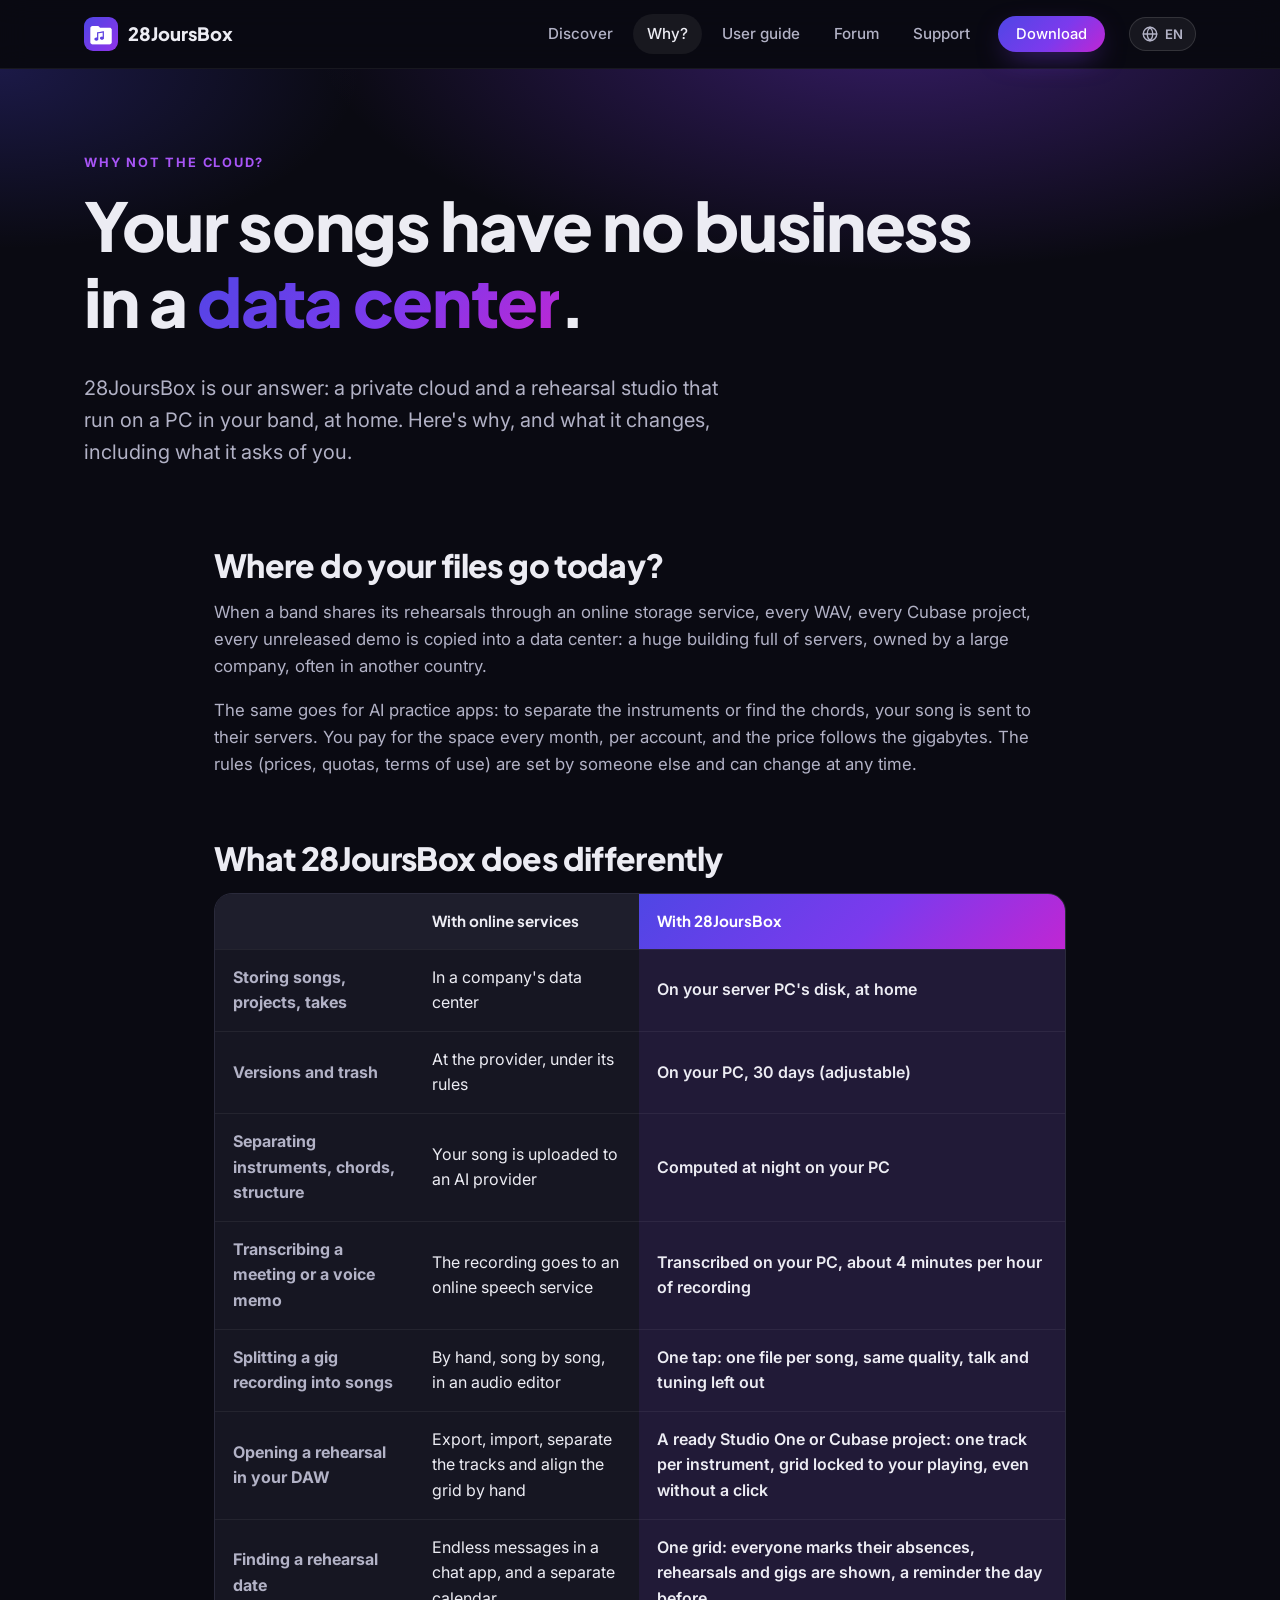
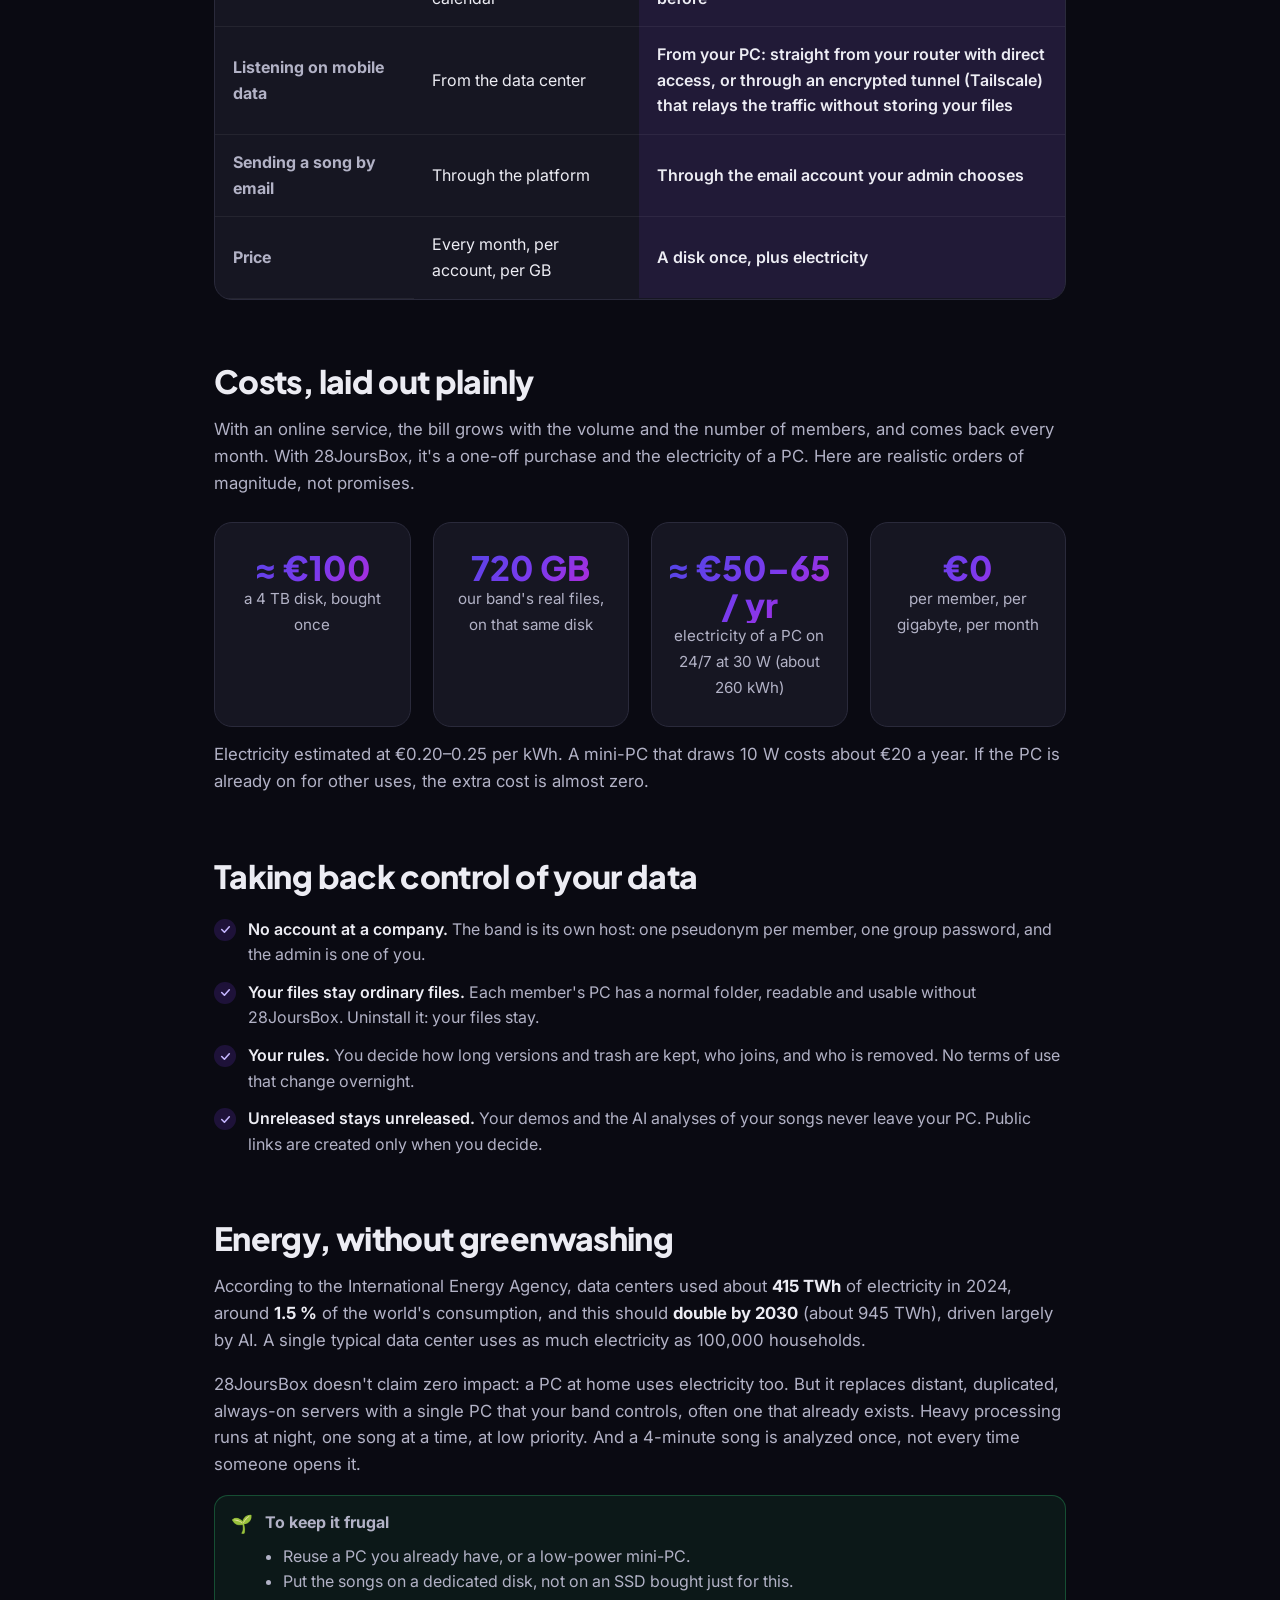
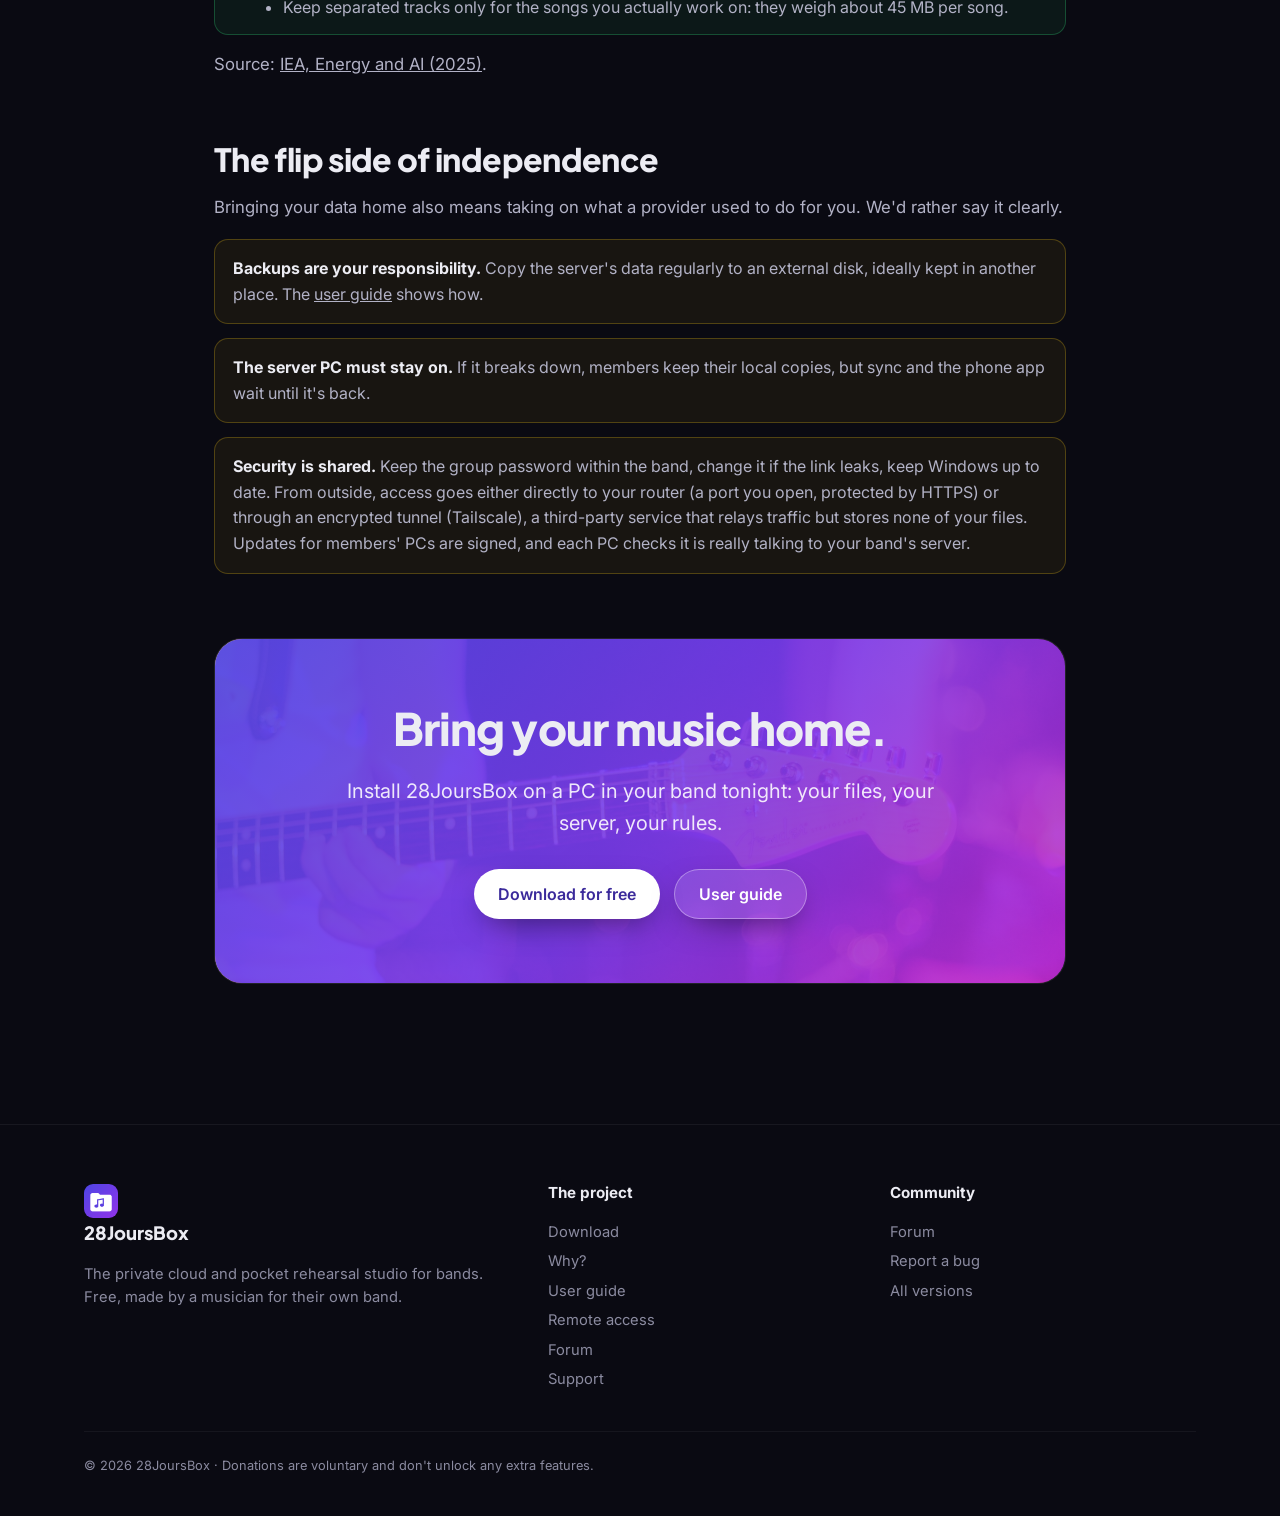
<file: pourquoi.html>
<!DOCTYPE html>

<html lang="en">
<head>
<meta charset="utf-8"/>
<meta content="width=device-width, initial-scale=1" name="viewport"/>
<title data-i18n="why_title">Why not the cloud? 28JoursBox vs data centers</title>
<meta content="Why 28JoursBox keeps your band's music on your own PC instead of a data center: data ownership, costs, local AI, energy, and the honest flip side." data-i18n-content="why_desc" name="description"/>
<meta content="#0a0a12" name="theme-color"/>
<link href="img/favicon.png" rel="icon"/>
<link href="https://fonts.googleapis.com" rel="preconnect"/>
<link crossorigin="" href="https://fonts.gstatic.com" rel="preconnect"/>
<link href="https://fonts.googleapis.com/css2?family=Inter:wght@400;500;600;700&amp;family=Plus+Jakarta+Sans:wght@700;800&amp;display=swap" rel="stylesheet"/>
<link href="style.css?v=31" rel="stylesheet"/>
</head>
<body>
<nav class="nav">
<div class="wrap">
<a class="brand" href="index.html"><img alt="" src="img/logo.png"/>28JoursBox</a>
<div class="lang" id="lang"></div>
<button aria-expanded="false" aria-label="Menu" class="nav-toggle" data-i18n-aria-label="menu"><svg fill="none" stroke="currentColor" stroke-linecap="round" stroke-width="2" viewbox="0 0 24 24"><path d="M4 7h16M4 12h16M4 17h16"></path></svg></button>
<div class="nav-links">
<a data-i18n="decouvrir" href="index.html">Discover</a>
<a aria-current="page" data-i18n="nav_why" href="pourquoi.html">Why?</a><a data-i18n="nav_guide" href="guide.html">User guide</a><a data-i18n="forum" href="forum.html">Forum</a>
<a data-i18n="soutenir" href="don.html">Support</a>
<a class="btn small" data-i18n="telecharger" href="telecharger.html">Download</a>
</div>
</div>
</nav>
<header class="page-hero"><div class="wrap">
<span class="eyebrow" data-i18n="why_eyebrow">Why not the cloud?</span>
<h1 data-i18n="why_h1">Your songs have no business<br/>in a <span class="grad-text">data center</span>.</h1>
<p class="lead" data-i18n="why_lead">28JoursBox is our answer: a private cloud and a rehearsal studio that run on a PC in your band, at home. Here's why, and what it changes, including what it asks of you.</p>
</div></header>
<section style="padding-top:20px"><div class="wrap why">
<div class="why-block reveal"><h2 data-i18n="why_s1_t">Where do your files go today?</h2><p data-i18n="why_s1_p1">When a band shares its rehearsals through an online storage service, every WAV, every Cubase project, every unreleased demo is copied into a data center: a huge building full of servers, owned by a large company, often in another country.</p><p data-i18n="why_s1_p2">The same goes for AI practice apps: to separate the instruments or find the chords, your song is sent to their servers. You pay for the space every month, per account, and the price follows the gigabytes. The rules (prices, quotas, terms of use) are set by someone else and can change at any time.</p></div>
<div class="why-block reveal"><h2 data-i18n="why_s2_t">What 28JoursBox does differently</h2>
<div class="table-wrap"><table class="compare why-table stack-sm">
<thead><tr><th></th><th data-i18n="why_th_cloud">With online services</th><th class="us" data-i18n="why_th_us">With 28JoursBox</th></tr></thead>
<tbody><tr><th scope="row"><span data-i18n="why_r1">Storing songs, projects, takes</span></th><td><span data-i18n="why_r1_a">In a company's data center</span></td><td class="us"><span data-i18n="why_r1_b">On your server PC's disk, at home</span></td></tr><tr><th scope="row"><span data-i18n="why_r2">Versions and trash</span></th><td><span data-i18n="why_r2_a">At the provider, under its rules</span></td><td class="us"><span data-i18n="why_r2_b">On your PC, 30 days (adjustable)</span></td></tr><tr><th scope="row"><span data-i18n="why_r3">Separating instruments, chords, structure</span></th><td><span data-i18n="why_r3_a">Your song is uploaded to an AI provider</span></td><td class="us"><span data-i18n="why_r3_b">Computed at night on your PC</span></td></tr><tr><th scope="row"><span data-i18n="why_r7">Transcribing a meeting or a voice memo</span></th><td><span data-i18n="why_r7_a">The recording goes to an online speech service</span></td><td class="us"><span data-i18n="why_r7_b">Transcribed on your PC, about 4 minutes per hour of recording</span></td></tr><tr><th scope="row"><span data-i18n="why_r8">Splitting a gig recording into songs</span></th><td><span data-i18n="why_r8_a">By hand, song by song, in an audio editor</span></td><td class="us"><span data-i18n="why_r8_b">One tap: one file per song, same quality, talk and tuning left out</span></td></tr><tr><th scope="row"><span data-i18n="why_r9">Opening a rehearsal in your DAW</span></th><td><span data-i18n="why_r9_a">Export, import, separate the tracks and align the grid by hand</span></td><td class="us"><span data-i18n="why_r9_b">A ready Studio One or Cubase project: one track per instrument, grid locked to your playing, even without a click</span></td></tr><tr><th scope="row"><span data-i18n="why_r10">Finding a rehearsal date</span></th><td><span data-i18n="why_r10_a">Endless messages in a chat app, and a separate calendar</span></td><td class="us"><span data-i18n="why_r10_b">One grid: everyone marks their absences, rehearsals and gigs are shown, a reminder the day before</span></td></tr><tr><th scope="row"><span data-i18n="why_r4">Listening on mobile data</span></th><td><span data-i18n="why_r4_a">From the data center</span></td><td class="us"><span data-i18n="why_r4_b">From your PC: straight from your router with direct access, or through an encrypted tunnel (Tailscale) that relays the traffic without storing your files</span></td></tr><tr><th scope="row"><span data-i18n="why_r5">Sending a song by email</span></th><td><span data-i18n="why_r5_a">Through the platform</span></td><td class="us"><span data-i18n="why_r5_b">Through the email account your admin chooses</span></td></tr><tr><th scope="row"><span data-i18n="why_r6">Price</span></th><td><span data-i18n="why_r6_a">Every month, per account, per GB</span></td><td class="us"><span data-i18n="why_r6_b">A disk once, plus electricity</span></td></tr></tbody></table></div></div>
<div class="why-block reveal"><h2 data-i18n="why_s3_t">Costs, laid out plainly</h2><p data-i18n="why_s3_p">With an online service, the bill grows with the volume and the number of members, and comes back every month. With 28JoursBox, it's a one-off purchase and the electricity of a PC. Here are realistic orders of magnitude, not promises.</p>
<div class="stats why-stats"><div class="stat reveal"><b class="grad-text"><span data-i18n="why_k1_v">≈ €100</span></b><span data-i18n="why_k1_l">a 4 TB disk, bought once</span></div><div class="stat reveal"><b class="grad-text"><span data-i18n="why_k2_v">720 GB</span></b><span data-i18n="why_k2_l">our band's real files, on that same disk</span></div><div class="stat reveal"><b class="grad-text"><span data-i18n="why_k3_v">≈ €50–65 / yr</span></b><span data-i18n="why_k3_l">electricity of a PC on 24/7 at 30 W (about 260 kWh)</span></div><div class="stat reveal"><b class="grad-text"><span data-i18n="why_k4_v">€0</span></b><span data-i18n="why_k4_l">per member, per gigabyte, per month</span></div></div>
<p class="muted small" data-i18n="why_s3_note">Electricity estimated at €0.20–0.25 per kWh. A mini-PC that draws 10 W costs about €20 a year. If the PC is already on for other uses, the extra cost is almost zero.</p></div>
<div class="why-block reveal"><h2 data-i18n="why_s4_t">Taking back control of your data</h2>
<ul class="checks"><li><span data-i18n="why_s4_l1"><b>No account at a company.</b> The band is its own host: one pseudonym per member, one group password, and the admin is one of you.</span></li><li><span data-i18n="why_s4_l2"><b>Your files stay ordinary files.</b> Each member's PC has a normal folder, readable and usable without 28JoursBox. Uninstall it: your files stay.</span></li><li><span data-i18n="why_s4_l3"><b>Your rules.</b> You decide how long versions and trash are kept, who joins, and who is removed. No terms of use that change overnight.</span></li><li><span data-i18n="why_s4_l4"><b>Unreleased stays unreleased.</b> Your demos and the AI analyses of your songs never leave your PC. Public links are created only when you decide.</span></li></ul></div>
<div class="why-block reveal"><h2 data-i18n="why_s5_t">Energy, without greenwashing</h2><p data-i18n="why_s5_p1">According to the International Energy Agency, data centers used about <b>415 TWh</b> of electricity in 2024, around <b>1.5 %</b> of the world's consumption, and this should <b>double by 2030</b> (about 945 TWh), driven largely by AI. A single typical data center uses as much electricity as 100,000 households.</p><p data-i18n="why_s5_p2">28JoursBox doesn't claim zero impact: a PC at home uses electricity too. But it replaces distant, duplicated, always-on servers with a single PC that your band controls, often one that already exists. Heavy processing runs at night, one song at a time, at low priority. And a 4-minute song is analyzed once, not every time someone opens it.</p>
<div class="callout tip"><span>🌱</span><div><b data-i18n="why_tips_t">To keep it frugal</b><ul><li><span data-i18n="why_tips_l1">Reuse a PC you already have, or a low-power mini-PC.</span></li><li><span data-i18n="why_tips_l2">Put the songs on a dedicated disk, not on an SSD bought just for this.</span></li><li><span data-i18n="why_tips_l3">Keep separated tracks only for the songs you actually work on: they weigh about 45 MB per song.</span></li></ul></div></div>
<p class="muted small" data-i18n="why_s5_src">Source: <a href="https://www.iea.org/reports/energy-and-ai/energy-demand-from-ai" rel="noopener" target="_blank">IEA, Energy and AI (2025)</a>.</p></div>
<div class="why-block reveal"><h2 data-i18n="why_s6_t">The flip side of independence</h2><p data-i18n="why_s6_p">Bringing your data home also means taking on what a provider used to do for you. We'd rather say it clearly.</p>
<ul class="why-flip"><li><span data-i18n="why_s6_l1"><b>Backups are your responsibility.</b> Copy the server's data regularly to an external disk, ideally kept in another place. The <a href="guide.html#admin-sauvegarde">user guide</a> shows how.</span></li><li><span data-i18n="why_s6_l2"><b>The server PC must stay on.</b> If it breaks down, members keep their local copies, but sync and the phone app wait until it's back.</span></li><li><span data-i18n="why_s6_l3"><b>Security is shared.</b> Keep the group password within the band, change it if the link leaks, keep Windows up to date. From outside, access goes either directly to your router (a port you open, protected by HTTPS) or through an encrypted tunnel (Tailscale), a third-party service that relays traffic but stores none of your files. Updates for members' PCs are signed, and each PC checks it is really talking to your band's server.</span></li></ul></div>
<div class="cta-band reveal">
<div class="bg" style="background-image:url('img/photos/manche-fender.jpg')"></div>
<h2 data-i18n="why_cta_t">Bring your music home.</h2><p class="lead" data-i18n="why_cta_p">Install 28JoursBox on a PC in your band tonight: your files, your server, your rules.</p>
<div class="btns"><a class="btn" href="telecharger.html"><span data-i18n="telecharger_gratuitement">Download for free</span></a><a class="btn ghost" href="guide.html"><span data-i18n="nav_guide">User guide</span></a></div>
</div>
</div></section>
<footer>
<div class="wrap">
<div class="foot">
<div>
<a class="brand" href="index.html" style="color:var(--text);margin-bottom:12px"><img alt="" src="img/logo.png"/>28JoursBox</a>
<p data-i18n="le_cloud_prive_et_le_3">The private cloud and pocket rehearsal studio for bands. Free, made by a musician for their own band.</p>
</div>
<div>
<h4 data-i18n="le_projet">The project</h4>
<a data-i18n="telecharger" href="telecharger.html">Download</a>
<a data-i18n="nav_why" href="pourquoi.html">Why?</a><a data-i18n="nav_guide" href="guide.html">User guide</a><a data-i18n="nav_acces" href="acces-exterieur.html">Remote access</a><a data-i18n="forum" href="forum.html">Forum</a>
<a data-i18n="soutenir" href="don.html">Support</a>
</div>
<div>
<h4 data-i18n="communaute">Community</h4>
<a data-i18n="forum" href="forum.html">Forum</a>
<a data-gh="/issues/new" data-i18n="signaler_un_bug" href="forum.html">Report a bug</a>
<a data-gh="/releases" data-i18n="toutes_les_versions" href="telecharger.html">All versions</a>
</div>
</div>
<div class="credits" data-i18n="2026_28joursbox_les_dons_sont">© <span id="year">2026</span> 28JoursBox · Donations are voluntary and don't unlock any extra features.</div>
</div>
</footer>
<script src="config.js?v=10"></script>
<script src="i18n.js?v=31"></script>
<script src="site.js?v=31"></script>
</body>
</html>
</file>
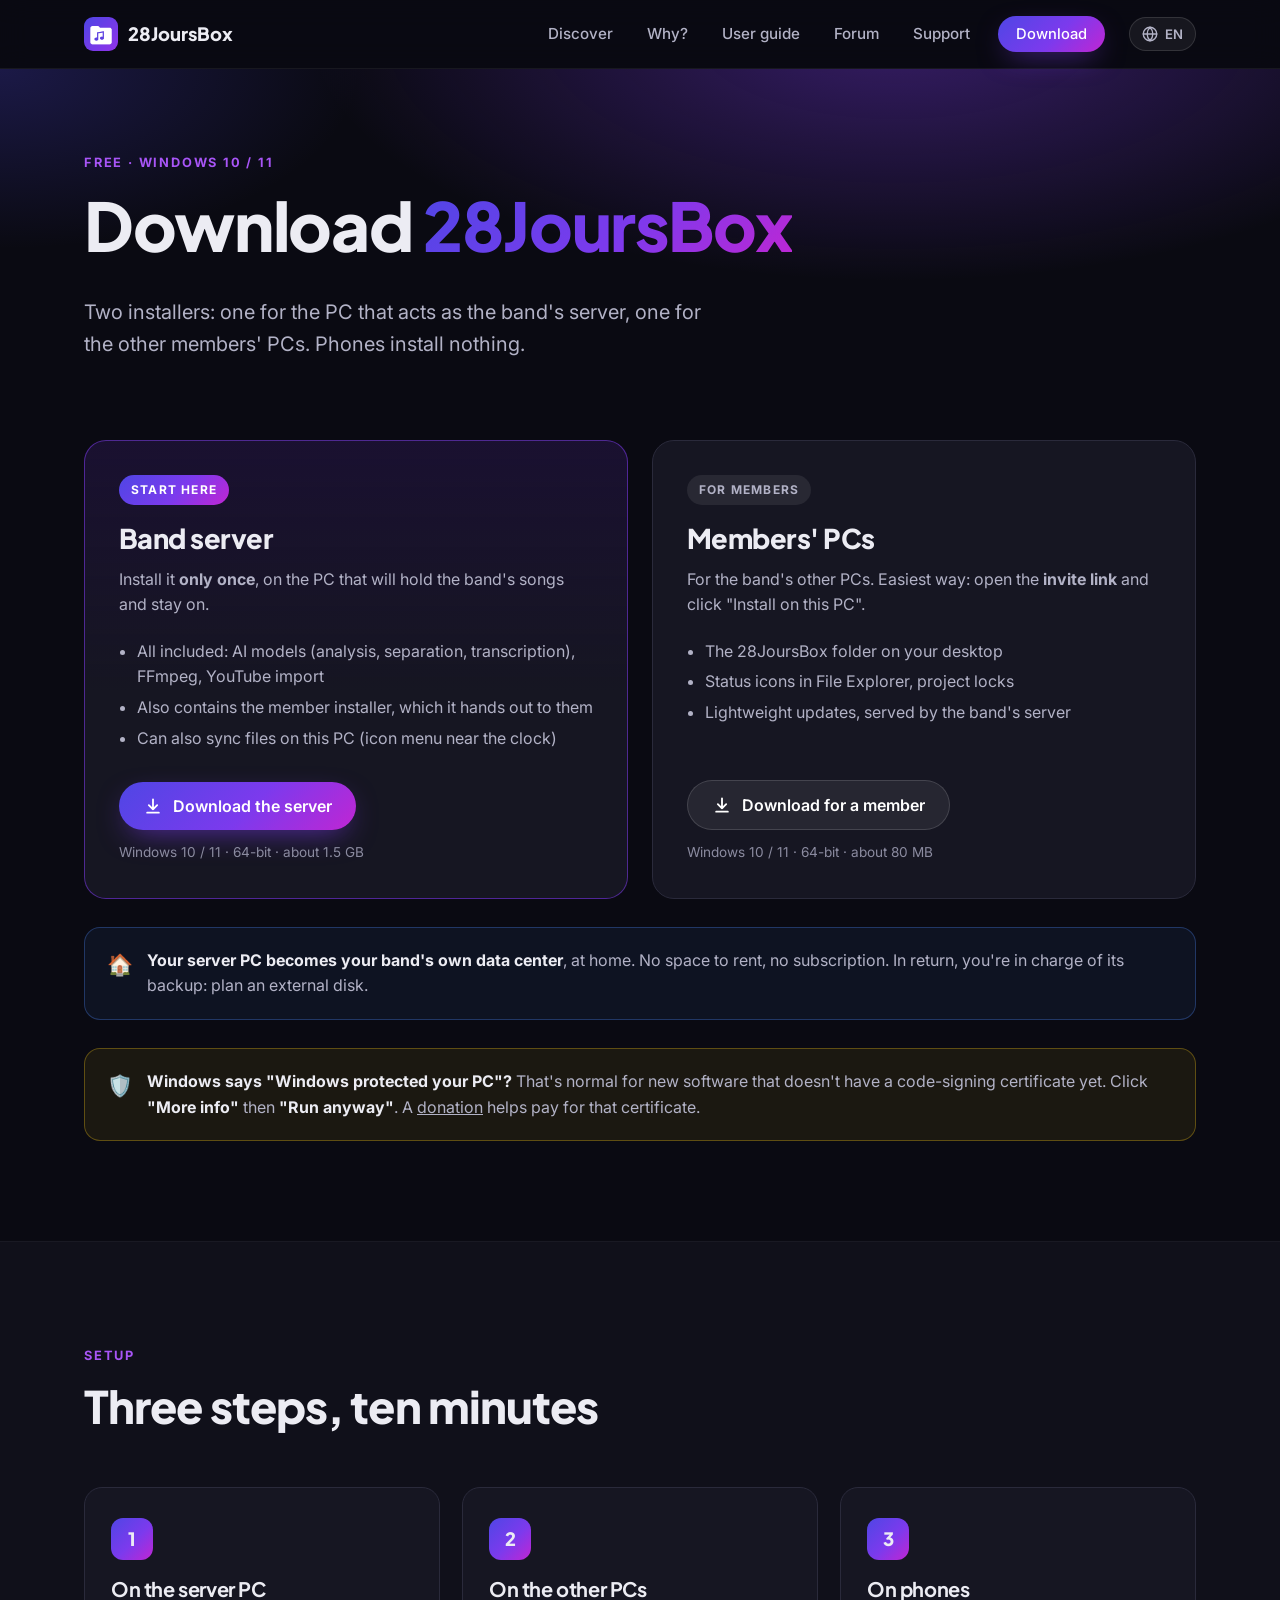
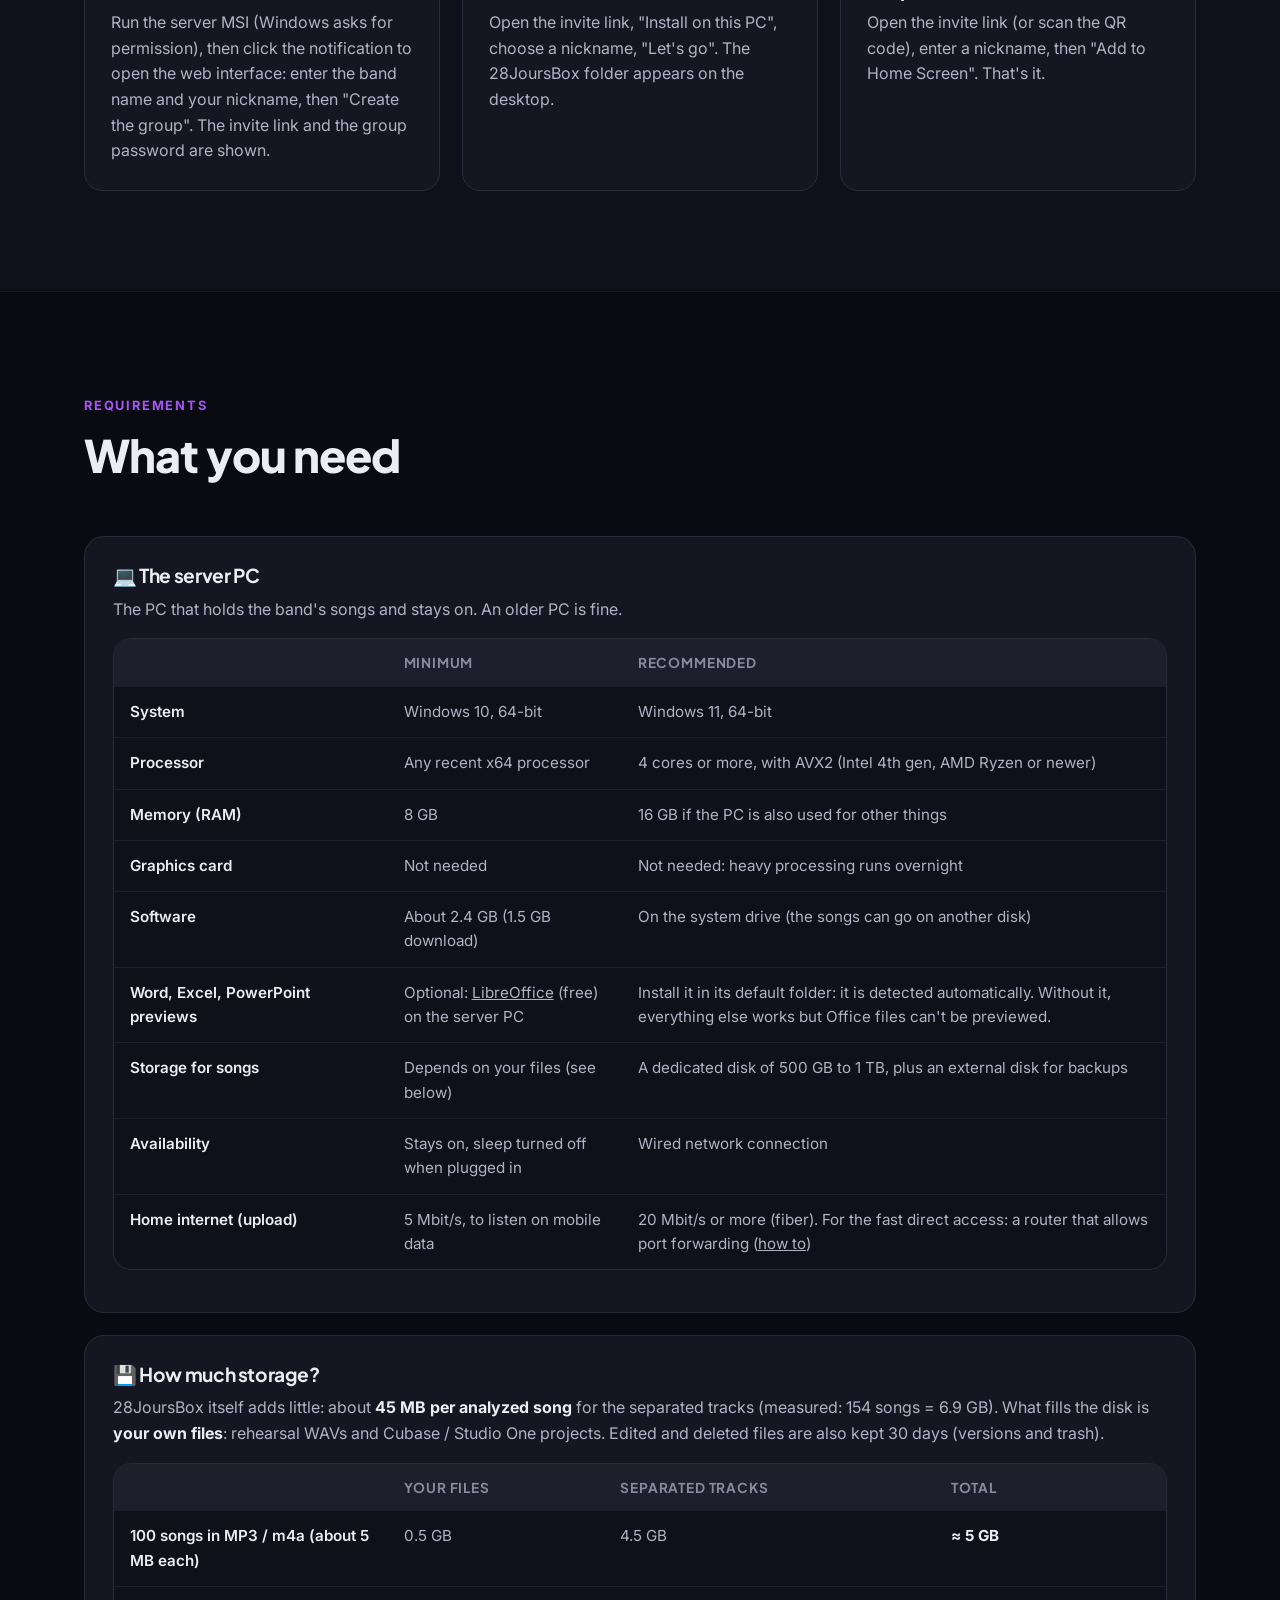
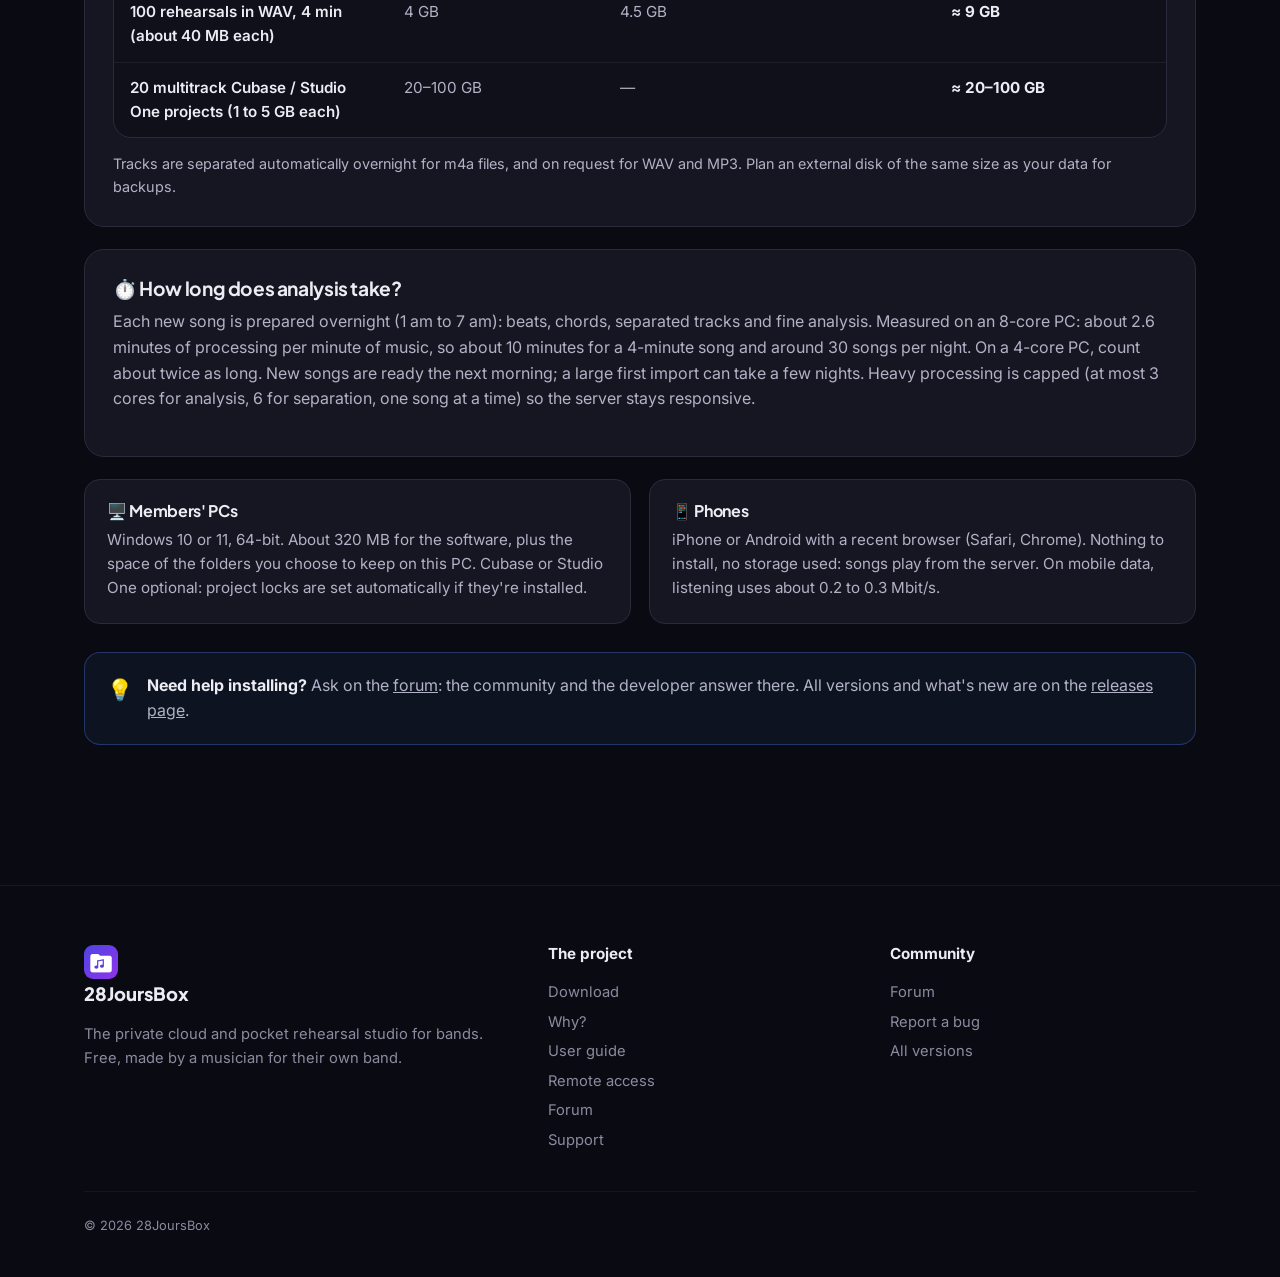
<file: telecharger.html>
<!DOCTYPE html>

<html lang="en">
<head>
<meta charset="utf-8"/>
<meta content="width=device-width, initial-scale=1" name="viewport"/>
<title data-i18n="telecharger_28joursbox">Download 28JoursBox for free (Windows)</title>
<meta content="Download 28JoursBox for Windows for free: the installer for your band's server and the one for members' PCs." data-i18n-content="telechargez_gratuitement_28joursbox_pour_windows" name="description"/>
<meta content="#0a0a12" name="theme-color"/>
<link href="img/favicon.png" rel="icon"/>
<link href="https://fonts.googleapis.com" rel="preconnect"/>
<link crossorigin="" href="https://fonts.gstatic.com" rel="preconnect"/>
<link href="https://fonts.googleapis.com/css2?family=Inter:wght@400;500;600;700&amp;family=Plus+Jakarta+Sans:wght@700;800&amp;display=swap" rel="stylesheet"/>
<link href="style.css?v=31" rel="stylesheet"/>
</head>
<body>
<nav class="nav">
<div class="wrap">
<a class="brand" href="index.html"><img alt="" src="img/logo.png"/>28JoursBox</a>
<div class="lang" id="lang"></div>
<button aria-expanded="false" aria-label="Menu" class="nav-toggle" data-i18n-aria-label="menu"><svg fill="none" stroke="currentColor" stroke-linecap="round" stroke-width="2" viewbox="0 0 24 24"><path d="M4 7h16M4 12h16M4 17h16"></path></svg></button>
<div class="nav-links">
<a data-i18n="decouvrir" href="index.html">Discover</a>
<a data-i18n="nav_why" href="pourquoi.html">Why?</a><a data-i18n="nav_guide" href="guide.html">User guide</a><a data-i18n="forum" href="forum.html">Forum</a>
<a data-i18n="soutenir" href="don.html">Support</a>
<a aria-current="page" class="btn small" data-i18n="telecharger" href="telecharger.html">Download</a>
</div>
</div>
</nav>
<header class="page-hero">
<div class="wrap">
<span class="eyebrow" data-i18n="gratuit_windows_10_11">Free · Windows 10 / 11</span>
<h1 data-i18n="telecharger_28joursbox_2">Download <span class="grad-text">28JoursBox</span></h1>
<p class="lead" data-i18n="deux_installateurs_un_pour_le">Two installers: one for the PC that acts as the band's server, one for the other members' PCs. Phones install nothing.</p>
</div>
</header>
<section style="padding-top:20px">
<div class="wrap">
<div class="dl-grid">
<div class="dl-card main reveal">
<span class="tag" data-i18n="commencez_ici">Start here</span>
<h2 data-i18n="serveur_du_groupe" style="font-size:1.7rem">Band server</h2>
<p data-i18n="a_installer_une_seule_fois">Install it <b>only once</b>, on the PC that will hold the band's songs and stay on.</p>
<ul>
<li data-i18n="tout_compris_modeles_d_ia">All included: AI models (analysis, separation, transcription), FFmpeg, YouTube import</li>
<li data-i18n="contient_aussi_l_installateur_des">Also contains the member installer, which it hands out to them</li>
<li data-i18n="fait_aussi_office_de_pc">Can also sync files on this PC (icon menu near the clock)</li>
</ul>
<a class="btn" data-dl="28JoursBox-Serveur-Setup.msi" href="#"><svg fill="none" stroke="currentColor" stroke-linecap="round" stroke-linejoin="round" stroke-width="2.2" viewbox="0 0 24 24"><path d="M12 4v12m0 0l-5-5m5 5l5-5M5 20h14"></path></svg><span data-i18n="telecharger_le_serveur">Download the server</span></a>
<div class="dl-meta" data-dl-meta="28JoursBox-Serveur-Setup.msi" data-i18n="windows_10_11_64_bits">Windows 10 / 11 · 64-bit · about 1.5 GB</div>
</div>
<div class="dl-card reveal">
<span class="tag" data-i18n="pour_les_membres">For members</span>
<h2 data-i18n="pc_des_membres" style="font-size:1.7rem">Members' PCs</h2>
<p data-i18n="pour_les_autres_pc_du">For the band's other PCs. Easiest way: open the <b>invite link</b> and click "Install on this PC".</p>
<ul>
<li data-i18n="le_dossier_28joursbox_sur_le">The 28JoursBox folder on your desktop</li>
<li data-i18n="icones_d_etat_dans_l">Status icons in File Explorer, project locks</li>
<li data-i18n="mises_a_jour_legeres_servies">Lightweight updates, served by the band's server</li>
</ul>
<a class="btn ghost" data-dl="28JoursBox-Client-Setup.msi" href="#"><svg fill="none" stroke="currentColor" stroke-linecap="round" stroke-linejoin="round" stroke-width="2.2" viewbox="0 0 24 24"><path d="M12 4v12m0 0l-5-5m5 5l5-5M5 20h14"></path></svg><span data-i18n="telecharger_pour_un_membre">Download for a member</span></a>
<div class="dl-meta" data-dl-meta="28JoursBox-Client-Setup.msi" data-i18n="windows_10_11_64_bits_2">Windows 10 / 11 · 64-bit · about 80 MB</div>
</div>
</div>
<div class="note info reveal" style="margin-top:28px"><span class="i">🏠</span><div data-i18n="dl_dc_note"><b>Your server PC becomes your band's own data center</b>, at home. No space to rent, no subscription. In return, you're in charge of its backup: plan an external disk.</div></div><div class="note reveal" style="margin-top:28px">
<span class="i">🛡️</span>
<div data-i18n="windows_affiche_windows_a_protege"><b>Windows says "Windows protected your PC"?</b> That's normal for new software that doesn't have a code-signing certificate yet. Click <b>"More info"</b> then <b>"Run anyway"</b>. A <a href="don.html">donation</a> helps pay for that certificate.</div>
</div>
</div>
</section>
<section class="alt">
<div class="wrap">
<div class="section-head reveal">
<span class="eyebrow" data-i18n="installation">Setup</span>
<h2 data-i18n="trois_etapes_dix_minutes">Three steps, ten minutes</h2>
</div>
<div class="steps">
<div class="step reveal"><h3 data-i18n="sur_le_pc_serveur">On the server PC</h3><p data-i18n="lancez_le_msi_du_serveur">Run the server MSI (Windows asks for permission), then click the notification to open the web interface: enter the band name and your nickname, then "Create the group". The invite link and the group password are shown.</p></div>
<div class="step reveal"><h3 data-i18n="sur_les_autres_pc">On the other PCs</h3><p data-i18n="ouvrez_le_lien_d_invitation">Open the invite link, "Install on this PC", choose a nickname, "Let's go". The 28JoursBox folder appears on the desktop.</p></div>
<div class="step reveal"><h3 data-i18n="sur_les_telephones">On phones</h3><p data-i18n="ouvrez_le_lien_d_invitation_2">Open the invite link (or scan the QR code), enter a nickname, then "Add to Home Screen". That's it.</p></div>
</div>
</div>
</section>
<section id="configuration">
<div class="wrap">
<div class="section-head reveal">
<span class="eyebrow" data-i18n="configuration">Requirements</span>
<h2 data-i18n="ce_qu_il_vous_faut">What you need</h2>
</div>
<div class="req-block reveal">
<h3 data-i18n="req_server_title">💻 The server PC</h3>
<p class="muted" data-i18n="req_server_lead">The PC that holds the band's songs and stays on. An older PC is fine.</p>
<div class="table-wrap"><table class="spec">
<thead><tr><th></th><th data-i18n="req_th_min">Minimum</th><th data-i18n="req_th_rec">Recommended</th></tr></thead>
<tbody><tr><th scope="row"><span data-i18n="req_os">System</span></th><td><span data-i18n="req_os_min">Windows 10, 64-bit</span></td><td><span data-i18n="req_os_rec">Windows 11, 64-bit</span></td></tr><tr><th scope="row"><span data-i18n="req_cpu">Processor</span></th><td><span data-i18n="req_cpu_min">Any recent x64 processor</span></td><td><span data-i18n="req_cpu_rec">4 cores or more, with AVX2 (Intel 4th gen, AMD Ryzen or newer)</span></td></tr><tr><th scope="row"><span data-i18n="req_ram">Memory (RAM)</span></th><td><span data-i18n="req_ram_min">8 GB</span></td><td><span data-i18n="req_ram_rec">16 GB if the PC is also used for other things</span></td></tr><tr><th scope="row"><span data-i18n="req_gpu">Graphics card</span></th><td><span data-i18n="req_gpu_min">Not needed</span></td><td><span data-i18n="req_gpu_rec">Not needed: heavy processing runs overnight</span></td></tr><tr><th scope="row"><span data-i18n="req_soft">Software</span></th><td><span data-i18n="req_soft_min">About 2.4 GB (1.5 GB download)</span></td><td><span data-i18n="req_soft_rec">On the system drive (the songs can go on another disk)</span></td></tr><tr><th scope="row"><span data-i18n="req_office">Word, Excel, PowerPoint previews</span></th><td><span data-i18n="req_office_min">Optional: <a href="https://www.libreoffice.org/download/download-libreoffice/" rel="noopener" target="_blank">LibreOffice</a> (free) on the server PC</span></td><td><span data-i18n="req_office_rec">Install it in its default folder: it is detected automatically. Without it, everything else works but Office files can't be previewed.</span></td></tr><tr><th scope="row"><span data-i18n="req_disk">Storage for songs</span></th><td><span data-i18n="req_disk_min">Depends on your files (see below)</span></td><td><span data-i18n="req_disk_rec">A dedicated disk of 500 GB to 1 TB, plus an external disk for backups</span></td></tr><tr><th scope="row"><span data-i18n="req_power">Availability</span></th><td><span data-i18n="req_power_min">Stays on, sleep turned off when plugged in</span></td><td><span data-i18n="req_power_rec">Wired network connection</span></td></tr><tr><th scope="row"><span data-i18n="req_net">Home internet (upload)</span></th><td><span data-i18n="req_net_min">5 Mbit/s, to listen on mobile data</span></td><td><span data-i18n="req_net_rec">20 Mbit/s or more (fiber). For the fast direct access: a router that allows port forwarding (<a href="acces-exterieur.html">how to</a>)</span></td></tr></tbody>
</table></div>
</div>
<div class="req-block reveal">
<h3 data-i18n="req_storage_title">💾 How much storage?</h3>
<p data-i18n="req_storage_lead">28JoursBox itself adds little: about <b>45 MB per analyzed song</b> for the separated tracks (measured: 154 songs = 6.9 GB). What fills the disk is <b>your own files</b>: rehearsal WAVs and Cubase / Studio One projects. Edited and deleted files are also kept 30 days (versions and trash).</p>
<div class="table-wrap"><table class="spec">
<thead><tr><th></th><th data-i18n="req_ex_files">Your files</th><th data-i18n="req_ex_stems">Separated tracks</th><th data-i18n="req_ex_total">Total</th></tr></thead>
<tbody><tr><th scope="row"><span data-i18n="req_ex1">100 songs in MP3 / m4a (about 5 MB each)</span></th><td><span data-i18n="req_ex1_files">0.5 GB</span></td><td><span data-i18n="req_ex1_stems">4.5 GB</span></td><td><b><span data-i18n="req_ex1_total">≈ 5 GB</span></b></td></tr><tr><th scope="row"><span data-i18n="req_ex2">100 rehearsals in WAV, 4 min (about 40 MB each)</span></th><td><span data-i18n="req_ex2_files">4 GB</span></td><td><span data-i18n="req_ex2_stems">4.5 GB</span></td><td><b><span data-i18n="req_ex2_total">≈ 9 GB</span></b></td></tr><tr><th scope="row"><span data-i18n="req_ex3">20 multitrack Cubase / Studio One projects (1 to 5 GB each)</span></th><td><span data-i18n="req_ex3_files">20–100 GB</span></td><td><span data-i18n="req_ex3_stems">—</span></td><td><b><span data-i18n="req_ex3_total">≈ 20–100 GB</span></b></td></tr></tbody>
</table></div>
<p class="muted small" data-i18n="req_ex_note">Tracks are separated automatically overnight for m4a files, and on request for WAV and MP3. Plan an external disk of the same size as your data for backups.</p>
</div>
<div class="req-block reveal">
<h3 data-i18n="req_time_title">⏱️ How long does analysis take?</h3>
<p data-i18n="req_time_text">Each new song is prepared overnight (1 am to 7 am): beats, chords, separated tracks and fine analysis. Measured on an 8-core PC: about 2.6 minutes of processing per minute of music, so about 10 minutes for a 4-minute song and around 30 songs per night. On a 4-core PC, count about twice as long. New songs are ready the next morning; a large first import can take a few nights. Heavy processing is capped (at most 3 cores for analysis, 6 for separation, one song at a time) so the server stays responsive.</p>
</div>
<div class="req req-2">
<div class="reveal"><h3 data-i18n="pc_des_membres_2">🖥️ Members' PCs</h3><p data-i18n="req_members_text">Windows 10 or 11, 64-bit. About 320 MB for the software, plus the space of the folders you choose to keep on this PC. Cubase or Studio One optional: project locks are set automatically if they're installed.</p></div>
<div class="reveal"><h3 data-i18n="telephones">📱 Phones</h3><p data-i18n="req_phones_text">iPhone or Android with a recent browser (Safari, Chrome). Nothing to install, no storage used: songs play from the server. On mobile data, listening uses about 0.2 to 0.3 Mbit/s.</p></div>
</div>
<div class="note info reveal" style="margin-top:28px">
<span class="i">💡</span>
<div data-i18n="besoin_d_aide_pour_installer"><b>Need help installing?</b> Ask on the <a href="forum.html">forum</a>: the community and the developer answer there. All versions and what's new are on the <a data-gh="/releases" href="https://github.com/MarcTT69/28JoursBox-communaute/releases">releases page</a>.</div>
</div>
</div>
</section>
<footer>
<div class="wrap">
<div class="foot">
<div>
<a class="brand" href="index.html" style="color:var(--text);margin-bottom:12px"><img alt="" src="img/logo.png"/>28JoursBox</a>
<p data-i18n="le_cloud_prive_et_le_3">The private cloud and pocket rehearsal studio for bands. Free, made by a musician for their own band.</p>
</div>
<div>
<h4 data-i18n="le_projet">The project</h4>
<a data-i18n="telecharger" href="telecharger.html">Download</a>
<a data-i18n="nav_why" href="pourquoi.html">Why?</a><a data-i18n="nav_guide" href="guide.html">User guide</a><a data-i18n="nav_acces" href="acces-exterieur.html">Remote access</a><a data-i18n="forum" href="forum.html">Forum</a>
<a data-i18n="soutenir" href="don.html">Support</a>
</div>
<div>
<h4 data-i18n="communaute">Community</h4>
<a data-i18n="forum" href="forum.html">Forum</a>
<a data-gh="/issues/new" data-i18n="signaler_un_bug" href="forum.html">Report a bug</a>
<a data-gh="/releases" data-i18n="toutes_les_versions" href="telecharger.html">All versions</a>
</div>
</div>
<div class="credits">© <span id="year">2026</span> 28JoursBox</div>
</div>
</footer>
<script src="config.js?v=10"></script>
<script src="i18n.js?v=31"></script>
<script src="site.js?v=31"></script>
</body>
</html>
</file>
<file: style.css>
:root {
  --bg: #0a0a12;
  --bg-2: #10101a;
  --surface: #161622;
  --surface-2: #1e1e2c;
  --border: #2a2a3b;
  --text: #ececf3;
  --text-2: #b2b2c6;
  --text-3: #8b8ba0;
  --accent: #6d63ff;
  --accent-2: #a855f7;
  --grad: linear-gradient(135deg, #4f46e5 0%, #7c3aed 55%, #c026d3 100%);
  --ok: #4ade80;

  --intro: #a78bfa;
  --couplet: #4f8cff;
  --prerefrain: #22d3ee;
  --refrain: #ff5d8f;
  --pont: #facc15;
  --solo: #ff9f43;
  --outro: #2ecc71;

  --radius: 18px;
  --max: 1160px;
  --font: 'Inter', system-ui, -apple-system, 'Segoe UI', Roboto, sans-serif;
  --display: 'Plus Jakarta Sans', var(--font);
}

* { box-sizing: border-box; }
html { scroll-behavior: smooth; }
body {
  margin: 0;
  background: var(--bg);
  color: var(--text);
  font: 16px/1.6 var(--font);
  -webkit-font-smoothing: antialiased;
  overflow-x: hidden;
}
img { max-width: 100%; display: block; }
a { color: inherit; }
h1, h2, h3 { font-family: var(--display); line-height: 1.12; letter-spacing: -0.02em; margin: 0 0 .5em; }
h1 { font-size: clamp(2.3rem, 5.4vw, 4.2rem); font-weight: 800; }
h2 { font-size: clamp(1.8rem, 3.6vw, 2.8rem); font-weight: 800; }
h3 { font-size: 1.25rem; font-weight: 700; }
p { margin: 0 0 1em; }
.wrap { max-width: var(--max); margin: 0 auto; padding: 0 24px; }
.grad-text { background: var(--grad); -webkit-background-clip: text; background-clip: text; color: transparent; }
.eyebrow { display: inline-block; font-size: .8rem; font-weight: 700; letter-spacing: .14em; text-transform: uppercase; color: var(--accent-2); margin-bottom: 14px; }
.lead { font-size: clamp(1.05rem, 1.6vw, 1.25rem); color: var(--text-2); max-width: 640px; }
.muted { color: var(--text-3); }
.center { text-align: center; }
.center .lead { margin-left: auto; margin-right: auto; }

/* ---------- Navigation ---------- */
.nav {
  position: sticky; top: 0; z-index: 50;
  background: rgba(10, 10, 18, .72);
  backdrop-filter: blur(14px); -webkit-backdrop-filter: blur(14px);
  border-bottom: 1px solid rgba(255,255,255,.06);
}
.nav .wrap { display: flex; align-items: center; gap: 24px; height: 68px; }
.brand { display: flex; align-items: center; gap: 10px; text-decoration: none; font-family: var(--display); font-weight: 800; font-size: 1.15rem; }
.brand img { width: 34px; height: 34px; border-radius: 9px; }
.nav-links { display: flex; gap: 6px; margin-left: auto; align-items: center; }
.nav-links a { white-space: nowrap; text-decoration: none; color: var(--text-2); padding: 8px 14px; border-radius: 999px; font-weight: 500; font-size: .95rem; transition: color .2s, background .2s; }
.nav-links a:hover, .nav-links a[aria-current="page"] { color: var(--text); background: rgba(255,255,255,.06); }
.nav-links .btn, .nav-links .btn[aria-current="page"] { margin-left: 8px; color: #fff; background: var(--grad); }
.nav-toggle { display: none; margin-left: auto; background: none; border: 0; color: var(--text); padding: 8px; cursor: pointer; }
.nav-toggle svg { width: 26px; height: 26px; }

/* Choix de la langue */
.nav-links { order: 1; }
.lang { order: 2; position: relative; }
.nav-toggle { order: 3; }
.lang-btn {
  display: inline-flex; align-items: center; gap: 6px;
  background: rgba(255,255,255,.06); border: 1px solid rgba(255,255,255,.12); color: var(--text-2);
  padding: 7px 11px; border-radius: 999px; cursor: pointer; font: 600 .82rem var(--font); letter-spacing: .04em;
  transition: color .2s, background .2s;
}
.lang-btn:hover, .lang-btn[aria-expanded="true"] { color: var(--text); background: rgba(255,255,255,.12); }
.lang-btn svg { width: 18px; height: 18px; }
.lang-menu {
  position: absolute; right: 0; top: calc(100% + 8px); z-index: 60; min-width: 170px;
  list-style: none; margin: 0; padding: 6px;
  background: var(--surface); border: 1px solid var(--border); border-radius: 14px;
  box-shadow: 0 20px 50px -15px rgba(0,0,0,.9);
}
.lang-menu[hidden] { display: none; }
.lang-menu button {
  width: 100%; text-align: left; background: none; border: 0; color: var(--text-2);
  padding: 9px 12px; border-radius: 9px; font: 500 .95rem var(--font); cursor: pointer;
  display: flex; justify-content: space-between; align-items: center;
}
.lang-menu button:hover { background: rgba(255,255,255,.07); color: var(--text); }
.lang-menu button[aria-checked="true"] { color: var(--text); }
.lang-menu button[aria-checked="true"]::after { content: "✓"; color: var(--accent-2); font-weight: 700; }

@media (max-width: 1040px) {
  .lang { margin-left: auto; }
  .nav-toggle { display: block; margin-left: -12px; }
  .nav-links {
    position: absolute; top: 68px; left: 0; right: 0;
    flex-direction: column; align-items: stretch; gap: 2px;
    background: var(--bg-2); border-bottom: 1px solid var(--border);
    padding: 12px 16px 18px; display: none;
  }
  .nav-links.open { display: flex; }
  .nav-links a { padding: 12px 14px; }
  .nav-links .btn { margin: 8px 0 0; justify-content: center; }
}

/* ---------- Boutons ---------- */
.btn {
  display: inline-flex; align-items: center; gap: 10px;
  padding: 14px 24px; border-radius: 999px; border: 0;
  font: 600 1rem var(--font); text-decoration: none; cursor: pointer;
  background: var(--grad); color: #fff;
  box-shadow: 0 10px 30px -10px rgba(124, 58, 237, .7);
  transition: transform .2s, box-shadow .2s, filter .2s;
}
.btn:hover { transform: translateY(-2px); box-shadow: 0 16px 36px -10px rgba(124, 58, 237, .85); filter: brightness(1.08); }
.btn svg { width: 20px; height: 20px; flex: none; }
.btn.small { padding: 9px 18px; font-size: .92rem; }
.btn.ghost { background: rgba(255,255,255,.07); box-shadow: none; border: 1px solid rgba(255,255,255,.14); }
.btn.ghost:hover { background: rgba(255,255,255,.12); }
.btn.heart { background: linear-gradient(135deg, #ff5d8f, #ff9f43); box-shadow: 0 10px 30px -10px rgba(255, 93, 143, .6); }
.btns { display: flex; flex-wrap: wrap; gap: 14px; }

/* ---------- Hero ---------- */
.hero { position: relative; padding: 90px 0 110px; overflow: hidden; isolation: isolate; }
.hero-bg { position: absolute; inset: 0; z-index: -2; background-size: cover; background-position: center 30%; }
.hero::before {
  content: ""; position: absolute; inset: 0; z-index: -1;
  background:
    radial-gradient(1000px 500px at 85% 20%, rgba(124, 58, 237, .35), transparent 60%),
    linear-gradient(90deg, rgba(10,10,18,.97) 0%, rgba(10,10,18,.88) 45%, rgba(10,10,18,.55) 100%),
    linear-gradient(0deg, var(--bg) 0%, transparent 30%);
}
.hero .wrap { display: grid; grid-template-columns: 1.15fr .85fr; gap: 56px; align-items: center; }
.hero h1 { margin-bottom: 22px; }
.hero .lead { margin-bottom: 32px; }
.badges { display: flex; flex-wrap: wrap; gap: 10px; margin-top: 30px; }
.badge { display: inline-flex; align-items: center; gap: 7px; font-size: .88rem; font-weight: 500; color: var(--text-2); padding: 7px 14px; border-radius: 999px; background: rgba(255,255,255,.06); border: 1px solid rgba(255,255,255,.1); }
.badge::before { content: ""; width: 7px; height: 7px; border-radius: 50%; background: var(--ok); box-shadow: 0 0 10px var(--ok); }

@media (max-width: 920px) {
  .hero { padding: 56px 0 72px; }
  .hero .wrap { grid-template-columns: 1fr; gap: 48px; }
  .hero::before { background: radial-gradient(800px 400px at 80% 0%, rgba(124,58,237,.35), transparent 60%), linear-gradient(0deg, rgba(10,10,18,.98) 25%, rgba(10,10,18,.8) 100%); }
}

/* ---------- Maquette de téléphone ---------- */
.phone {
  width: min(330px, 100%); margin: 0 auto;
  background: #07070c; border-radius: 44px; padding: 12px;
  border: 1px solid #2f2f40;
  box-shadow: 0 40px 90px -20px rgba(0,0,0,.8), 0 0 0 6px rgba(255,255,255,.03), 0 0 120px -30px rgba(124,58,237,.6);
  transform: rotate(2deg);
  animation: float 7s ease-in-out infinite;
}
@keyframes float { 0%,100% { transform: rotate(2deg) translateY(0); } 50% { transform: rotate(2deg) translateY(-10px); } }
.screen { background: #0b0c11; border-radius: 34px; padding: 18px 16px 20px; overflow: hidden; position: relative; }
.notch { width: 92px; height: 24px; background: #000; border-radius: 0 0 14px 14px; margin: -18px auto 12px; }
.ph-top { display: flex; justify-content: space-between; align-items: center; font-size: .72rem; color: var(--text-3); margin-bottom: 4px; }
.pill { display: inline-flex; align-items: center; gap: 5px; padding: 2px 8px; border-radius: 999px; background: rgba(74,222,128,.14); color: var(--ok); font-weight: 600; font-size: .66rem; }
.ph-title { font-family: var(--display); font-weight: 700; font-size: 1.02rem; margin: 2px 0 12px; }
.chord-now { display: flex; align-items: baseline; gap: 10px; margin-bottom: 12px; }
.chord-now b { font-family: var(--display); font-size: 2.6rem; line-height: 1; }
.chord-now span { color: var(--text-3); font-size: 1.1rem; }
.chord-now em { margin-left: auto; font-style: normal; font-size: .7rem; color: var(--text-3); text-align: right; line-height: 1.3; }
.chords-row { display: flex; gap: 4px; margin-bottom: 6px; font-size: .64rem; color: var(--text-2); }
.chords-row span { flex: 1; padding: 3px 0; text-align: center; background: rgba(255,255,255,.05); border-radius: 5px; }
.chords-row span.on { background: rgba(255,255,255,.18); color: #fff; font-weight: 700; }
.parts { display: flex; gap: 3px; height: 54px; margin-bottom: 4px; position: relative; }
.part { border-radius: 7px; position: relative; display: flex; align-items: flex-end; padding: 4px 5px; font-size: .58rem; font-weight: 700; color: rgba(0,0,0,.72); overflow: hidden; }
.part::after { content: ""; position: absolute; inset: 0; background: repeating-linear-gradient(90deg, transparent 0 6px, rgba(0,0,0,.08) 6px 7px); }
.part small { position: absolute; top: 3px; left: 5px; font-size: .55rem; opacity: .7; }
.playhead { position: absolute; top: -4px; bottom: -4px; width: 2px; background: #fff; box-shadow: 0 0 8px #fff; left: 38%; animation: play 9s linear infinite; }
@keyframes play { from { left: 2%; } to { left: 98%; } }
.part-legend { display: flex; flex-wrap: wrap; gap: 4px 10px; font-size: .6rem; color: var(--text-3); margin: 6px 0 14px; }
.part-legend i { display: inline-block; width: 8px; height: 8px; border-radius: 2px; margin-right: 4px; vertical-align: middle; }
.wave { display: flex; align-items: center; gap: 2px; height: 34px; margin-bottom: 14px; }
.wave i { flex: 1; background: linear-gradient(var(--accent-2), var(--accent)); border-radius: 2px; opacity: .85; animation: wv 1.4s ease-in-out infinite; }
@keyframes wv { 0%,100% { transform: scaleY(.55); } 50% { transform: scaleY(1); } }
.ph-ctrl { display: flex; justify-content: space-between; align-items: center; }
.ph-ctrl .tempo { font-size: .7rem; color: var(--text-2); background: rgba(255,255,255,.06); padding: 6px 10px; border-radius: 10px; }
.ph-ctrl .tempo b { color: #fff; }
.ph-play { width: 50px; height: 50px; border-radius: 50%; background: var(--grad); display: grid; place-items: center; box-shadow: 0 8px 24px -6px rgba(124,58,237,.8); }
.ph-play svg { width: 20px; height: 20px; fill: #fff; }
.ph-ctrl .loop { font-size: .7rem; color: var(--solo); background: rgba(255,159,67,.12); padding: 6px 10px; border-radius: 10px; font-weight: 600; }

/* ---------- Sections ---------- */
section { padding: 100px 0; }
section.alt { background: var(--bg-2); border-top: 1px solid rgba(255,255,255,.04); border-bottom: 1px solid rgba(255,255,255,.04); }
.section-head { max-width: 760px; margin-bottom: 56px; }
.section-head.center { margin-left: auto; margin-right: auto; }
@media (max-width: 700px) { section { padding: 70px 0; } }

/* Problème / solution */
.versus { display: grid; grid-template-columns: 1fr auto 1fr; gap: 28px; align-items: stretch; }
.vs-card { background: var(--surface); border: 1px solid var(--border); border-radius: var(--radius); padding: 30px; }
.vs-card h3 { display: flex; align-items: center; gap: 10px; }
.vs-card ul { list-style: none; padding: 0; margin: 18px 0 0; }
.vs-card li { display: flex; justify-content: space-between; gap: 12px; padding: 11px 0; border-bottom: 1px dashed rgba(255,255,255,.08); color: var(--text-2); }
.vs-card li:last-child { border: 0; }
.vs-card li b { color: var(--text); white-space: nowrap; }
.vs-card.bad li b { color: #ff8fa3; }
.vs-card.good { border-color: rgba(124,58,237,.5); background: linear-gradient(180deg, rgba(124,58,237,.12), var(--surface) 60%); }
.vs-card.good li b { color: var(--ok); }
.vs-total { margin-top: 14px; padding-top: 16px; border-top: 1px solid var(--border); display: flex; justify-content: space-between; font-weight: 700; font-size: 1.1rem; }
.vs-arrow { display: grid; place-items: center; font-family: var(--display); font-weight: 800; color: var(--text-3); font-size: 1.4rem; }
@media (max-width: 860px) { .versus { grid-template-columns: 1fr; } .vs-arrow { transform: rotate(90deg); } }

/* Piliers */
.pillars { display: grid; grid-template-columns: repeat(3, 1fr); gap: 22px; }
.pillar { background: var(--surface); border: 1px solid var(--border); border-radius: var(--radius); padding: 30px; position: relative; overflow: hidden; transition: transform .25s, border-color .25s; }
.pillar:hover { transform: translateY(-4px); border-color: rgba(124,58,237,.55); }
.pillar .ico { width: 52px; height: 52px; border-radius: 14px; display: grid; place-items: center; margin-bottom: 20px; }
.pillar .ico svg { width: 26px; height: 26px; }
.pillar p { color: var(--text-2); margin: 0; }
.pillar ul { margin: 16px 0 0; padding-left: 18px; color: var(--text-2); font-size: .95rem; }
.pillar li { margin: 4px 0; }
@media (max-width: 900px) { .pillars { grid-template-columns: 1fr; } }

/* Vitrines : photo + texte */
.feature { display: grid; grid-template-columns: 1fr 1fr; gap: 64px; align-items: center; }
.feature + .feature { margin-top: 110px; }
.feature.flip .media { order: 2; }
.feature h2 { font-size: clamp(1.6rem, 3vw, 2.3rem); }
.feature p { color: var(--text-2); font-size: 1.05rem; }
.checks { list-style: none; padding: 0; margin: 22px 0 0; display: grid; gap: 12px; }
.checks li { display: flex; gap: 12px; color: var(--text-2); }
.checks li::before { content: ""; flex: none; width: 22px; height: 22px; margin-top: 2px; border-radius: 50%; background: rgba(124,58,237,.18) url("data:image/svg+xml,%3Csvg xmlns='http://www.w3.org/2000/svg' viewBox='0 0 24 24' fill='none' stroke='%23c4b5fd' stroke-width='3' stroke-linecap='round' stroke-linejoin='round'%3E%3Cpath d='M5 12l5 5 9-10'/%3E%3C/svg%3E") center/13px no-repeat; }
.checks li b { color: var(--text); font-weight: 600; }
.media { position: relative; }
.photo { border-radius: 24px; overflow: hidden; aspect-ratio: 4 / 3; box-shadow: 0 30px 70px -25px rgba(0,0,0,.9); }
.photo img { width: 100%; height: 100%; object-fit: cover; transition: transform .8s; }
.media:hover .photo img { transform: scale(1.04); }
.photo.tall { aspect-ratio: 4 / 5; }
.overlay-card {
  position: absolute; right: -18px; bottom: -28px; width: min(300px, 78%);
  background: rgba(22, 22, 34, .92); backdrop-filter: blur(12px); -webkit-backdrop-filter: blur(12px);
  border: 1px solid rgba(255,255,255,.12); border-radius: 18px; padding: 16px;
  box-shadow: 0 24px 60px -20px rgba(0,0,0,.9);
}
.overlay-card.left { right: auto; left: -18px; }
.overlay-card h4 { margin: 0 0 12px; font-size: .78rem; font-weight: 700; letter-spacing: .1em; text-transform: uppercase; color: var(--text-3); }
@media (max-width: 900px) {
  .feature { grid-template-columns: 1fr; gap: 56px; }
  .feature.flip .media { order: 0; }
  .feature + .feature { margin-top: 90px; }
  .overlay-card { right: 12px; }
  .overlay-card.left { left: 12px; }
}

/* Mini table de mixage */
.mixer { display: flex; gap: 10px; justify-content: space-between; }
.strip { flex: 1; text-align: center; font-size: .66rem; color: var(--text-2); }
.fader { height: 92px; width: 8px; margin: 6px auto 8px; background: rgba(255,255,255,.08); border-radius: 4px; position: relative; }
.fader i { position: absolute; left: 0; right: 0; bottom: 0; border-radius: 4px; }
.fader b { position: absolute; left: 50%; width: 24px; height: 12px; margin-left: -12px; border-radius: 4px; background: #e5e5ee; box-shadow: 0 2px 6px rgba(0,0,0,.6); }
.ms { display: flex; gap: 3px; justify-content: center; margin-top: 4px; }
.ms span { font-size: .56rem; font-weight: 700; padding: 1px 5px; border-radius: 4px; background: rgba(255,255,255,.08); }
.ms span.m { background: #dc2626; color: #fff; }
.ms span.s { background: var(--pont); color: #000; }

/* Grille d'enregistrement */
.grid-bars { display: grid; grid-template-columns: repeat(8, 1fr); gap: 3px; margin-bottom: 8px; }
.grid-bars span { height: 30px; border-radius: 4px; background: rgba(255,255,255,.06); position: relative; }
.grid-bars span.rec { background: linear-gradient(180deg, rgba(255,93,143,.75), rgba(255,93,143,.35)); }
.grid-bars span::before { content: attr(data-n); position: absolute; top: 2px; left: 4px; font-size: .55rem; color: var(--text-3); }
.rec-line { display: flex; justify-content: space-between; font-size: .7rem; color: var(--text-2); }
.rec-line b { color: var(--refrain); }

/* Statistiques */
.stats { display: grid; grid-template-columns: repeat(4, 1fr); gap: 22px; }
.stat { text-align: center; padding: 26px 14px; border-radius: var(--radius); background: var(--surface); border: 1px solid var(--border); }
.stat b { display: block; font-family: var(--display); font-size: clamp(2rem, 4vw, 2.8rem); font-weight: 800; line-height: 1.1; }
.stat span { color: var(--text-2); font-size: .95rem; }
@media (max-width: 760px) { .stats { grid-template-columns: repeat(2, 1fr); } }

/* Comparatif */
.table-wrap { overflow-x: auto; border-radius: var(--radius); border: 1px solid var(--border); background: var(--surface); }
table.compare { width: 100%; border-collapse: collapse; min-width: 620px; }
.compare th, .compare td { padding: 15px 18px; text-align: center; border-bottom: 1px solid rgba(255,255,255,.06); }
.compare th:first-child, .compare td:first-child { text-align: left; color: var(--text-2); }
.compare thead th { font-family: var(--display); font-size: .95rem; color: var(--text); background: var(--surface-2); }
.compare thead th.us { background: var(--grad); color: #fff; }
.compare td.us { background: rgba(124,58,237,.1); font-weight: 700; }
.compare tr:last-child td { border-bottom: 0; }
.yes { color: var(--ok); font-weight: 700; }
.no { color: #4a4a5e; }

/* Cibles */
.audience { display: grid; grid-template-columns: repeat(4, 1fr); gap: 18px; }
.aud { background: var(--surface); border: 1px solid var(--border); border-radius: var(--radius); padding: 26px; }
.aud .emoji { font-size: 2rem; margin-bottom: 10px; }
.aud h3 { font-size: 1.08rem; }
.aud p { color: var(--text-2); font-size: .95rem; margin: 0; }
@media (max-width: 960px) { .audience { grid-template-columns: repeat(2, 1fr); } }
@media (max-width: 560px) { .audience { grid-template-columns: 1fr; } }

/* Étapes */
.steps { display: grid; grid-template-columns: repeat(3, 1fr); gap: 22px; counter-reset: step; }
.step { position: relative; background: var(--surface); border: 1px solid var(--border); border-radius: var(--radius); padding: 30px 26px 26px; }
.step::before { counter-increment: step; content: counter(step); display: grid; place-items: center; width: 42px; height: 42px; border-radius: 12px; background: var(--grad); font-family: var(--display); font-weight: 800; font-size: 1.15rem; margin-bottom: 18px; }
.step p { color: var(--text-2); margin: 0; }
@media (max-width: 860px) { .steps { grid-template-columns: 1fr; } }

/* FAQ */
.faq { max-width: 820px; margin: 0 auto; display: grid; gap: 12px; }
.faq details { background: var(--surface); border: 1px solid var(--border); border-radius: 14px; padding: 0 22px; transition: border-color .2s; }
.faq details[open] { border-color: rgba(124,58,237,.5); }
.faq summary { cursor: pointer; list-style: none; padding: 18px 0; font-weight: 600; display: flex; justify-content: space-between; gap: 16px; }
.faq summary::-webkit-details-marker { display: none; }
.faq summary::after { content: "+"; font-size: 1.4rem; line-height: 1; color: var(--accent-2); transition: transform .2s; }
.faq details[open] summary::after { transform: rotate(45deg); }
.faq details p { color: var(--text-2); margin: 0 0 18px; }

/* Bandeau d'appel final */
.cta-band { position: relative; overflow: hidden; border-radius: 28px; padding: 64px 48px; text-align: center; isolation: isolate; border: 1px solid rgba(255,255,255,.1); }
.cta-band .bg { position: absolute; inset: 0; z-index: -2; background-size: cover; background-position: center; }
.cta-band::before { content: ""; position: absolute; inset: 0; z-index: -1; background: linear-gradient(135deg, rgba(79,70,229,.93), rgba(124,58,237,.9) 55%, rgba(192,38,211,.85)); }
.cta-band .lead { color: rgba(255,255,255,.88); margin: 0 auto 30px; }
.cta-band .btns { justify-content: center; }
.cta-band .btn { background: #fff; color: #3b2a9b; box-shadow: 0 12px 30px -10px rgba(0,0,0,.5); }
.cta-band .btn.ghost { background: rgba(255,255,255,.12); color: #fff; border-color: rgba(255,255,255,.35); }
@media (max-width: 600px) { .cta-band { padding: 48px 22px; } }

/* En-tête des pages internes */
.page-hero { position: relative; padding: 80px 0 60px; overflow: hidden; isolation: isolate; }
.page-hero::before { content: ""; position: absolute; inset: 0; z-index: -1; background: radial-gradient(900px 380px at 70% -10%, rgba(124,58,237,.38), transparent 65%), radial-gradient(600px 300px at 0% 0%, rgba(79,70,229,.25), transparent 60%); }
.page-hero .lead { margin-bottom: 0; }

/* Cartes de téléchargement */
.dl-grid { display: grid; grid-template-columns: 1fr 1fr; gap: 24px; }
.dl-card { background: var(--surface); border: 1px solid var(--border); border-radius: 22px; padding: 34px; display: flex; flex-direction: column; }
.dl-card.main { border-color: rgba(124,58,237,.55); background: linear-gradient(180deg, rgba(124,58,237,.14), var(--surface) 55%); }
.dl-card .tag { align-self: flex-start; font-size: .75rem; font-weight: 700; text-transform: uppercase; letter-spacing: .1em; padding: 5px 12px; border-radius: 999px; background: rgba(255,255,255,.08); color: var(--text-2); margin-bottom: 18px; }
.dl-card.main .tag { background: var(--grad); color: #fff; }
.dl-card p { color: var(--text-2); }
.dl-card ul { color: var(--text-2); padding-left: 18px; margin: 0 0 26px; }
.dl-card li { margin: 5px 0; }
.dl-card .btn { align-self: flex-start; margin-top: auto; }
.dl-meta { font-size: .85rem; color: var(--text-3); margin-top: 12px; }
@media (max-width: 820px) { .dl-grid { grid-template-columns: 1fr; } }

.note { display: flex; gap: 14px; background: rgba(250, 204, 21, .07); border: 1px solid rgba(250, 204, 21, .3); border-radius: 16px; padding: 20px 22px; color: var(--text-2); }
.note b { color: var(--text); }
.note .i { font-size: 1.3rem; }
.note.info { background: rgba(79,140,255,.07); border-color: rgba(79,140,255,.3); }

.req { display: grid; grid-template-columns: repeat(3, 1fr); gap: 18px; }
.req div { background: var(--surface); border: 1px solid var(--border); border-radius: 16px; padding: 22px; }
.req h3 { font-size: 1rem; }
.req p { color: var(--text-2); margin: 0; font-size: .95rem; }
@media (max-width: 820px) { .req { grid-template-columns: 1fr; } }

/* Forum */
.cats { display: grid; grid-template-columns: repeat(4, 1fr); gap: 18px; }
.cat { text-decoration: none; background: var(--surface); border: 1px solid var(--border); border-radius: 18px; padding: 24px; transition: transform .2s, border-color .2s; display: block; }
.cat:hover { transform: translateY(-3px); border-color: rgba(124,58,237,.55); }
.cat .emoji { font-size: 1.8rem; }
.cat h3 { margin: 10px 0 6px; font-size: 1.05rem; }
.cat p { color: var(--text-2); font-size: .92rem; margin: 0; }
@media (max-width: 960px) { .cats { grid-template-columns: repeat(2, 1fr); } }
@media (max-width: 520px) { .cats { grid-template-columns: 1fr; } }
.giscus-box { background: var(--surface); border: 1px solid var(--border); border-radius: 22px; padding: 28px; }

/* Dons */
.don-layout { display: grid; grid-template-columns: 1.1fr .9fr; gap: 40px; align-items: start; }
.don-card { background: linear-gradient(180deg, rgba(255,93,143,.12), var(--surface) 55%); border: 1px solid rgba(255,93,143,.4); border-radius: 24px; padding: 34px; position: sticky; top: 92px; }
.amounts { display: grid; grid-template-columns: repeat(4, 1fr); gap: 10px; margin: 20px 0; }
.amount { padding: 14px 0; border-radius: 14px; border: 1px solid var(--border); background: var(--surface-2); color: var(--text); font: 700 1.1rem var(--display); cursor: pointer; transition: border-color .2s, background .2s; }
.amount:hover { border-color: rgba(255,93,143,.6); }
.amount.on { border-color: #ff5d8f; background: rgba(255,93,143,.16); }
.don-card .btn { width: 100%; justify-content: center; }
.don-msg { font-size: .88rem; color: var(--text-3); margin: 14px 0 0; text-align: center; }
.uses { display: grid; gap: 16px; }
.use { display: flex; gap: 18px; background: var(--surface); border: 1px solid var(--border); border-radius: 18px; padding: 22px; }
.use .emoji { font-size: 1.8rem; flex: none; }
.use h3 { font-size: 1.05rem; margin-bottom: 4px; }
.use p { margin: 0; color: var(--text-2); font-size: .95rem; }
@media (max-width: 900px) { .don-layout { grid-template-columns: 1fr; } .don-card { position: static; } }

/* Pied de page */
footer { border-top: 1px solid rgba(255,255,255,.06); padding: 56px 0 40px; margin-top: 40px; color: var(--text-3); font-size: .92rem; }
.foot { display: grid; grid-template-columns: 1.4fr 1fr 1fr; gap: 36px; }
.foot h4 { color: var(--text); font-size: .95rem; margin: 0 0 12px; }
.foot a { display: block; text-decoration: none; color: var(--text-3); padding: 3px 0; }
.foot a:hover { color: var(--text); }
.credits { margin-top: 36px; padding-top: 24px; border-top: 1px solid rgba(255,255,255,.05); font-size: .8rem; }
.credits a { display: inline; text-decoration: underline; }
@media (max-width: 760px) { .foot { grid-template-columns: 1fr; } }

/* Apparition au défilement */
.reveal { opacity: 0; transform: translateY(26px); transition: opacity .8s ease, transform .8s ease; }
.reveal.in { opacity: 1; transform: none; }
@media (prefers-reduced-motion: reduce) {
  .reveal { opacity: 1; transform: none; transition: none; }
  .phone, .playhead, .wave i { animation: none; }
}

/* ---------- Vraies captures de l'appli ---------- */
.phone.shot { padding: 9px; border-radius: 40px; width: min(300px, 100%); }
.phone.shot img { width: 100%; height: auto; border-radius: 31px; background: #f6f6f9; }
.overlay-phone {
  position: absolute; right: -26px; bottom: -48px; width: 172px !important;
  padding: 6px !important; border-radius: 28px !important; animation: none; transform: rotate(3deg);
}
.overlay-phone img { border-radius: 22px !important; }
.overlay-phone.left { right: auto; left: -26px; transform: rotate(-3deg); }
@media (max-width: 900px) {
  .overlay-phone { right: 8px; width: 132px !important; bottom: -36px; }
  .overlay-phone.left { left: 8px; }
}
.gallery {
  display: grid; grid-auto-flow: column; grid-auto-columns: 230px; gap: 26px;
  overflow-x: auto; scroll-snap-type: x mandatory; padding: 10px 4px 26px;
  scrollbar-width: thin; scrollbar-color: var(--border) transparent;
}
.gallery figure { margin: 0; scroll-snap-align: center; }
.gallery .phone.shot { width: 100%; animation: none; transform: none; box-shadow: 0 30px 60px -25px rgba(0,0,0,.9), 0 0 0 5px rgba(255,255,255,.03); }
.gallery .phone.shot img { border-radius: 26px; }
.gallery figcaption { margin-top: 14px; text-align: center; color: var(--text-2); font-size: .92rem; line-height: 1.4; }
@media (min-width: 1100px) { .gallery { grid-auto-flow: row; grid-template-columns: repeat(6, 1fr); grid-auto-columns: auto; overflow: visible; } }

/* ---------- Configuration requise ---------- */
.req-block { background: var(--surface); border: 1px solid var(--border); border-radius: 20px; padding: 28px; margin-bottom: 22px; }
.req-block h3 { font-size: 1.2rem; }
.req-block p { color: var(--text-2); }
.req-block p b { color: var(--text); }
.req-block .table-wrap { background: var(--bg-2); margin: 6px 0 14px; }
.req-block .small { font-size: .9rem; margin: 0; }
table.spec { width: 100%; border-collapse: collapse; min-width: 560px; }
.spec th, .spec td { padding: 13px 16px; text-align: left; border-bottom: 1px solid rgba(255,255,255,.06); vertical-align: top; font-size: .95rem; }
.spec thead th { font-family: var(--display); font-size: .85rem; text-transform: uppercase; letter-spacing: .06em; color: var(--text-3); background: var(--surface-2); }
.spec tbody th { color: var(--text); font-weight: 600; width: 26%; }
.spec td { color: var(--text-2); }
.spec td b { color: var(--text); white-space: nowrap; }
.spec tr:last-child th, .spec tr:last-child td { border-bottom: 0; }
.req-2 { grid-template-columns: 1fr 1fr; }
@media (max-width: 820px) { .req-2 { grid-template-columns: 1fr; } .req-block { padding: 20px; } }

/* ---------- Mode d'emploi ---------- */
.guide-layout { display: grid; grid-template-columns: 270px 1fr; gap: 48px; align-items: start; }
.toc { position: sticky; top: 88px; max-height: calc(100vh - 110px); overflow-y: auto; padding: 18px; background: var(--surface); border: 1px solid var(--border); border-radius: 18px; font-size: .9rem; }
.toc input { width: 100%; padding: 9px 12px; border-radius: 10px; border: 1px solid var(--border); background: var(--bg-2); color: var(--text); font: inherit; margin-bottom: 12px; }
.toc ol { list-style: none; margin: 0; padding: 0; counter-reset: toc; }
.toc > ol > li { counter-increment: toc; margin: 2px 0; }
.toc a { display: block; text-decoration: none; color: var(--text-2); padding: 5px 8px; border-radius: 8px; line-height: 1.35; }
.toc > ol > li > a::before { content: counter(toc) ". "; color: var(--text-3); }
.toc a:hover { background: rgba(255,255,255,.05); color: var(--text); }
.toc a.on { color: var(--text); background: rgba(124,58,237,.18); }
.toc ol ol { padding-left: 14px; margin-bottom: 6px; }
.toc ol ol a { font-size: .85rem; padding: 3px 8px; }
.toc details > summary { display: none; }
.guide { min-width: 0; }
.guide > section { padding: 0 0 56px; border: 0; background: none; }
.guide h2 { font-size: clamp(1.6rem, 3vw, 2.1rem); scroll-margin-top: 90px; padding-top: 8px; }
.guide h3 { font-size: 1.2rem; margin-top: 30px; scroll-margin-top: 90px; }
.guide h4 { font-size: 1rem; margin: 22px 0 8px; color: var(--text); }
.guide p, .guide li { color: var(--text-2); }
.guide b, .guide strong { color: var(--text); }
.guide ul, .guide ol { padding-left: 22px; }
.guide li { margin: 5px 0; }
.ui { display: inline-block; padding: 0 7px; border-radius: 6px; background: rgba(255,255,255,.08); border: 1px solid rgba(255,255,255,.12); color: var(--text); font-weight: 600; font-size: .92em; white-space: nowrap; }
ol.how { counter-reset: how; list-style: none; padding-left: 0; }
ol.how > li { counter-increment: how; position: relative; padding-left: 40px; margin: 10px 0; }
ol.how > li::before { content: counter(how); position: absolute; left: 0; top: 0; width: 26px; height: 26px; border-radius: 8px; background: var(--grad); color: #fff; font: 700 .85rem/26px var(--display); text-align: center; }
.callout { display: flex; gap: 12px; border-radius: 14px; padding: 14px 16px; margin: 16px 0; background: rgba(79,140,255,.08); border: 1px solid rgba(79,140,255,.28); color: var(--text-2); }
.callout.tip { background: rgba(46,204,113,.07); border-color: rgba(46,204,113,.3); }
.callout.warn { background: rgba(250,204,21,.07); border-color: rgba(250,204,21,.32); }
.callout.admin { background: rgba(168,85,247,.08); border-color: rgba(168,85,247,.35); }
.callout > span:first-child { font-size: 1.1rem; }
.callout p { margin: 0; }
.guide .table-wrap { margin: 14px 0; }
.guide table.spec { min-width: 480px; }
.guide figure { margin: 18px 0; display: flex; gap: 20px; align-items: flex-start; flex-wrap: wrap; }
.guide figure .phone.shot { width: 200px; animation: none; transform: none; }
.guide figure figcaption { flex: 1; min-width: 200px; color: var(--text-3); font-size: .9rem; }
.guide-lang-note { margin-bottom: 26px; }
.badge-admin { display: inline-block; font-size: .7rem; font-weight: 700; letter-spacing: .06em; text-transform: uppercase; padding: 2px 8px; border-radius: 999px; background: rgba(168,85,247,.2); color: #d8b4fe; vertical-align: middle; margin-left: 6px; }
@media (max-width: 960px) {
  .guide-layout { grid-template-columns: 1fr; gap: 24px; }
  .toc { position: static; max-height: none; }
  .toc details > summary { display: block; cursor: pointer; font-weight: 700; color: var(--text); list-style: none; }
  .toc details:not([open]) > :not(summary) { display: none; }
}
.guide-lang-note:has(p:empty) { display: none; }

/* ---------- Réponse aux data centers ---------- */
.dc-cards { grid-template-columns: repeat(4, 1fr); }
.dc-cards h3 { font-size: 1.1rem; }
@media (max-width: 1000px) { .dc-cards { grid-template-columns: repeat(2, 1fr); } }
@media (max-width: 600px) { .dc-cards { grid-template-columns: 1fr; } }
.why { max-width: 900px; }
.why-block { margin-bottom: 64px; }
.why-block h2 { font-size: clamp(1.5rem, 3vw, 2rem); }
.why-block > p { color: var(--text-2); font-size: 1.05rem; }
.why-block p b { color: var(--text); }
.why-table td, .why-table th { text-align: left !important; }
.why-table td.us { font-weight: 600; color: var(--text); }
.why-stats { margin: 26px 0 14px; }
.why-stats .stat b { font-size: clamp(1.5rem, 3vw, 2.1rem); }
.why-flip { list-style: none; padding: 0; display: grid; gap: 14px; margin-top: 18px; }
.why-flip li { background: rgba(250,204,21,.06); border: 1px solid rgba(250,204,21,.25); border-radius: 14px; padding: 16px 18px; color: var(--text-2); }
.why-flip li b { color: var(--text); }
.why .callout ul { margin: 8px 0 0; padding-left: 18px; }
.why .callout li { color: var(--text-2); }
.small { font-size: .88rem; }
.stat b span { font-size: inherit; color: inherit; }
@media (max-width: 640px) {
  table.stack-sm { min-width: 0; }
  table.stack-sm thead { display: none; }
  table.stack-sm tr { display: block; padding: 14px 16px; border-bottom: 1px solid rgba(255,255,255,.08); }
  table.stack-sm th, table.stack-sm td { display: block; padding: 4px 0; border: 0; background: none; }
  table.stack-sm tbody th { font-size: 1.02rem; margin-bottom: 4px; width: auto; }
  table.stack-sm td::before { content: attr(data-label); display: block; font-size: .72rem; font-weight: 700; letter-spacing: .06em; text-transform: uppercase; color: var(--text-3); }
  table.stack-sm td.us::before { color: var(--accent-2); }
}

/* ---------- De la répète à l'arrangement ---------- */
.journey { display: grid; grid-template-columns: 1fr 360px; gap: 48px; align-items: start; }
.journey-steps { list-style: none; margin: 0; padding: 0; counter-reset: js; position: relative; }
.journey-steps::before { content: ""; position: absolute; left: 21px; top: 10px; bottom: 10px; width: 2px; background: linear-gradient(var(--accent), var(--refrain)); opacity: .5; }
.journey-steps > li { counter-increment: js; position: relative; padding: 0 0 30px 66px; }
.journey-steps > li::before { content: counter(js); position: absolute; left: 0; top: 0; width: 44px; height: 44px; border-radius: 14px; background: var(--grad); display: grid; place-items: center; font: 800 1.2rem var(--display); color: #fff; box-shadow: 0 10px 24px -10px rgba(124,58,237,.8); }
.journey-steps h3 { margin: 8px 0 8px; }
.journey-steps p { color: var(--text-2); margin: 0 0 10px; }
.journey-steps p b { color: var(--text); }
.journey-steps .checks { margin-top: 12px; }
.journey-note { font-size: .95rem; color: var(--ok) !important; }
.journey-shots { position: sticky; top: 96px; display: grid; grid-template-columns: 1fr 1fr; gap: 18px; }
.journey-shots figure { margin: 0; }
.journey-shots .phone.shot { width: 100%; padding: 6px; border-radius: 26px; animation: none; transform: none; }
.journey-shots .phone.shot img { border-radius: 21px; }
.journey-shots figcaption { text-align: center; color: var(--text-3); font-size: .85rem; margin-top: 10px; }
@media (max-width: 960px) { .journey { grid-template-columns: 1fr; } .journey-shots { position: static; max-width: 420px; margin: 0 auto; } }

/* ---------- Mur de photos du groupe ---------- */
.photo-wall { display: grid; grid-template-columns: repeat(6, 1fr); gap: 10px; margin-top: 34px; }
.photo-wall img { width: 100%; aspect-ratio: 1; object-fit: cover; border-radius: 14px; box-shadow: 0 16px 40px -20px rgba(0,0,0,.9); transition: transform .4s; }
.photo-wall img:hover { transform: scale(1.04); }
@media (max-width: 860px) { .photo-wall { grid-template-columns: repeat(3, 1fr); } }

/* Page « Accès depuis l'extérieur » : schémas */
.net-diagram { margin: 22px 0; padding: 18px; background: var(--surface); border: 1px solid var(--border); border-radius: 18px; }
.net-diagram svg { display: block; width: 100%; height: auto; }
.net-diagram figcaption { margin-top: 14px; color: var(--text-2); font-size: .95rem; }
.net-diagram figcaption p { margin: 8px 0; }
.nd-home { fill: rgba(46,204,113,.05); stroke: rgba(46,204,113,.35); stroke-width: 2; stroke-dasharray: 8 6; }
.nd-zone { fill: var(--text-2); font: 600 18px var(--body, Inter, sans-serif); }
.nd-node { fill: var(--bg-2); stroke: var(--border); stroke-width: 2; }
.nd-server { stroke: rgba(124,58,237,.7); }
.nd-box { stroke: rgba(168,85,247,.8); }
.nd-relay { stroke: rgba(148,163,184,.8); }
.nd-phone { stroke: rgba(79,140,255,.7); }
.nd-cloud { fill: rgba(79,140,255,.07); stroke: rgba(79,140,255,.4); stroke-width: 2; }
.nd-name { fill: var(--text); font: 700 20px var(--display, sans-serif); }
.nd-small { fill: var(--text-2); font: 500 15px var(--body, Inter, sans-serif); }
.nd-tslabel { fill: #94a3b8; font-style: italic; }
.nd-path { fill: none; stroke-width: 4; stroke-linecap: round; }
.nd-local { stroke: #2ecc71; }
.nd-direct { stroke: #a855f7; }
.nd-ts { stroke: #94a3b8; stroke-dasharray: 3 9; }
.nd-num { stroke: none; }
.nd-num-local { fill: #2ecc71; } .nd-num-direct { fill: #a855f7; } .nd-num-ts { fill: #64748b; }
.nd-numtxt { fill: #fff; font: 800 16px var(--display, sans-serif); }
.nd-key { display: inline-block; width: 22px; height: 22px; border-radius: 50%; color: #fff; font: 800 .8rem/22px var(--display); text-align: center; margin-right: 4px; }
.nd-key-local { background: #2ecc71; } .nd-key-direct { background: #a855f7; } .nd-key-ts { background: #64748b; }
.rule-mock { max-width: 640px; }
.rm-win { fill: var(--bg-2); stroke: var(--border); stroke-width: 2; }
.rm-bar { fill: rgba(255,255,255,.05); }
.rm-dot { fill: rgba(255,255,255,.18); }
.rm-head { fill: var(--text-2); font: 600 14px var(--body, Inter, sans-serif); }
.rm-lab { fill: var(--text-2); font: 500 15px var(--body, Inter, sans-serif); }
.rm-field { fill: rgba(255,255,255,.04); stroke: var(--border); stroke-width: 1.5; }
.rm-hl { stroke: rgba(168,85,247,.8); }
.rm-val { fill: var(--text); font: 600 15px ui-monospace, Consolas, monospace; }
.guide details.more { margin: 16px 0; padding: 12px 16px; border: 1px solid var(--border); border-radius: 14px; background: var(--surface); }
.guide details.more summary { cursor: pointer; font-weight: 600; color: var(--text); }

/* Vidéos de démonstration */
.video-gallery { display: grid; grid-template-columns: repeat(auto-fill, minmax(220px, 1fr)); gap: 26px; }
.video-gallery figure { margin: 0; }
@media (max-width: 560px) { .video-gallery { grid-template-columns: repeat(2, 1fr); gap: 14px; } .video-gallery video { border-radius: 16px; } .video-gallery figcaption { font-size: .82rem; } }
.video-gallery video { display: block; width: 100%; height: auto; border-radius: 26px; background: #0e0c1e; box-shadow: 0 30px 60px -25px rgba(0,0,0,.9), 0 0 0 1px var(--border); }
.video-gallery figcaption { margin-top: 14px; text-align: center; color: var(--text-2); font-size: .92rem; line-height: 1.4; }
.video-theme { margin: 44px 0 18px; font-size: 1.25rem; color: var(--text); }
.video-theme:first-of-type { margin-top: 10px; }
</file>
